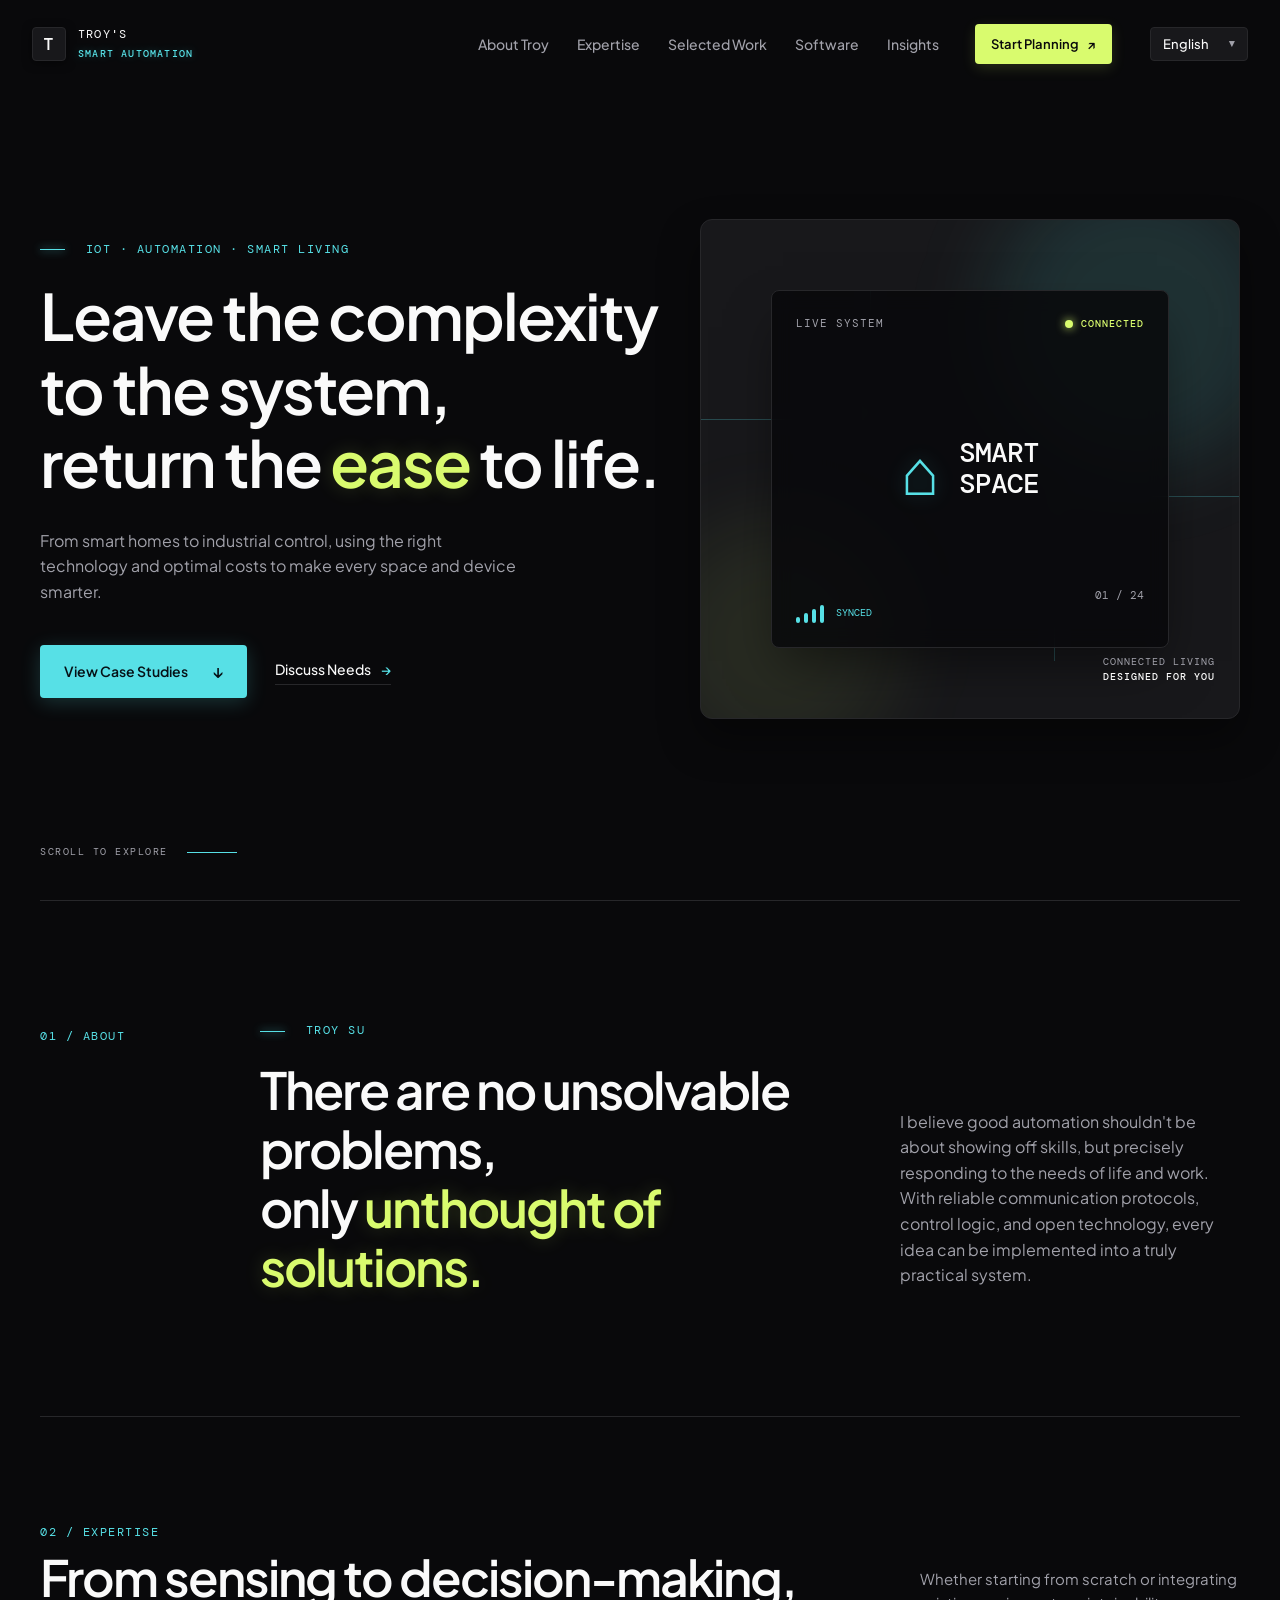
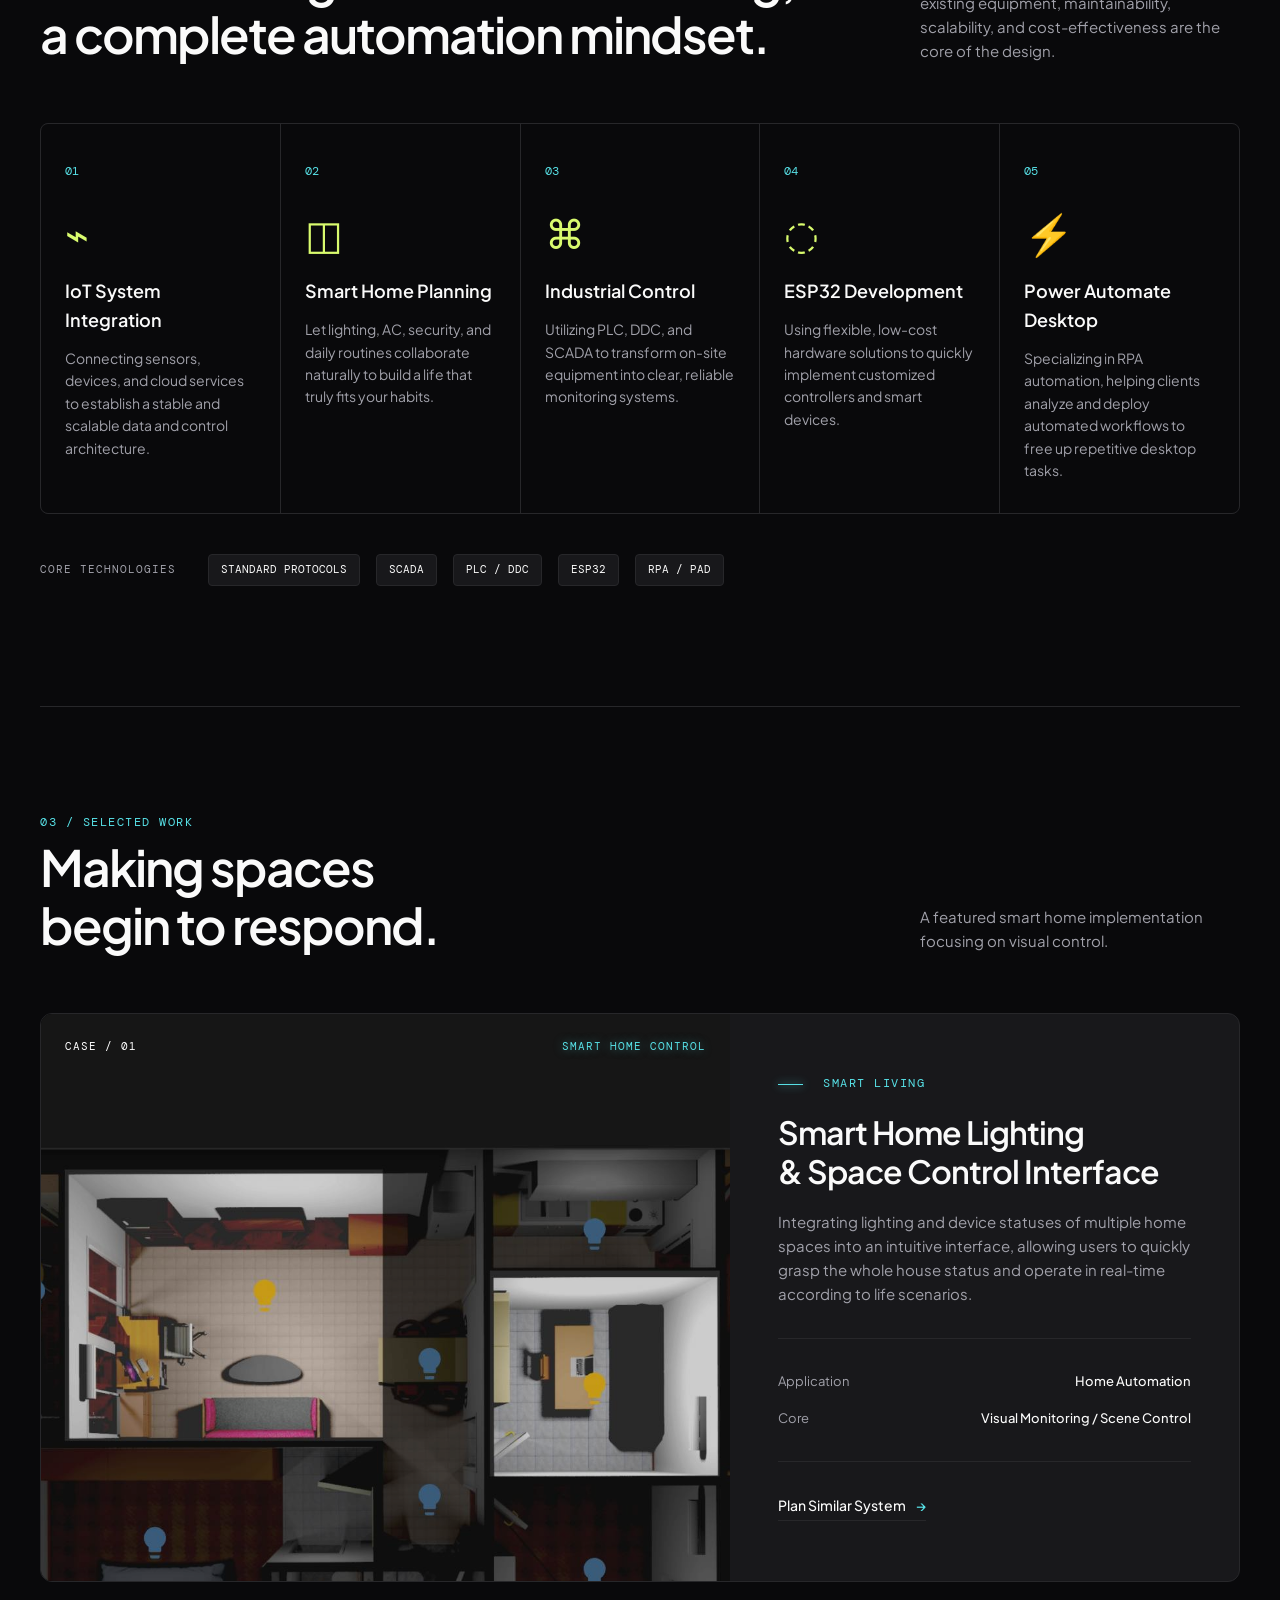
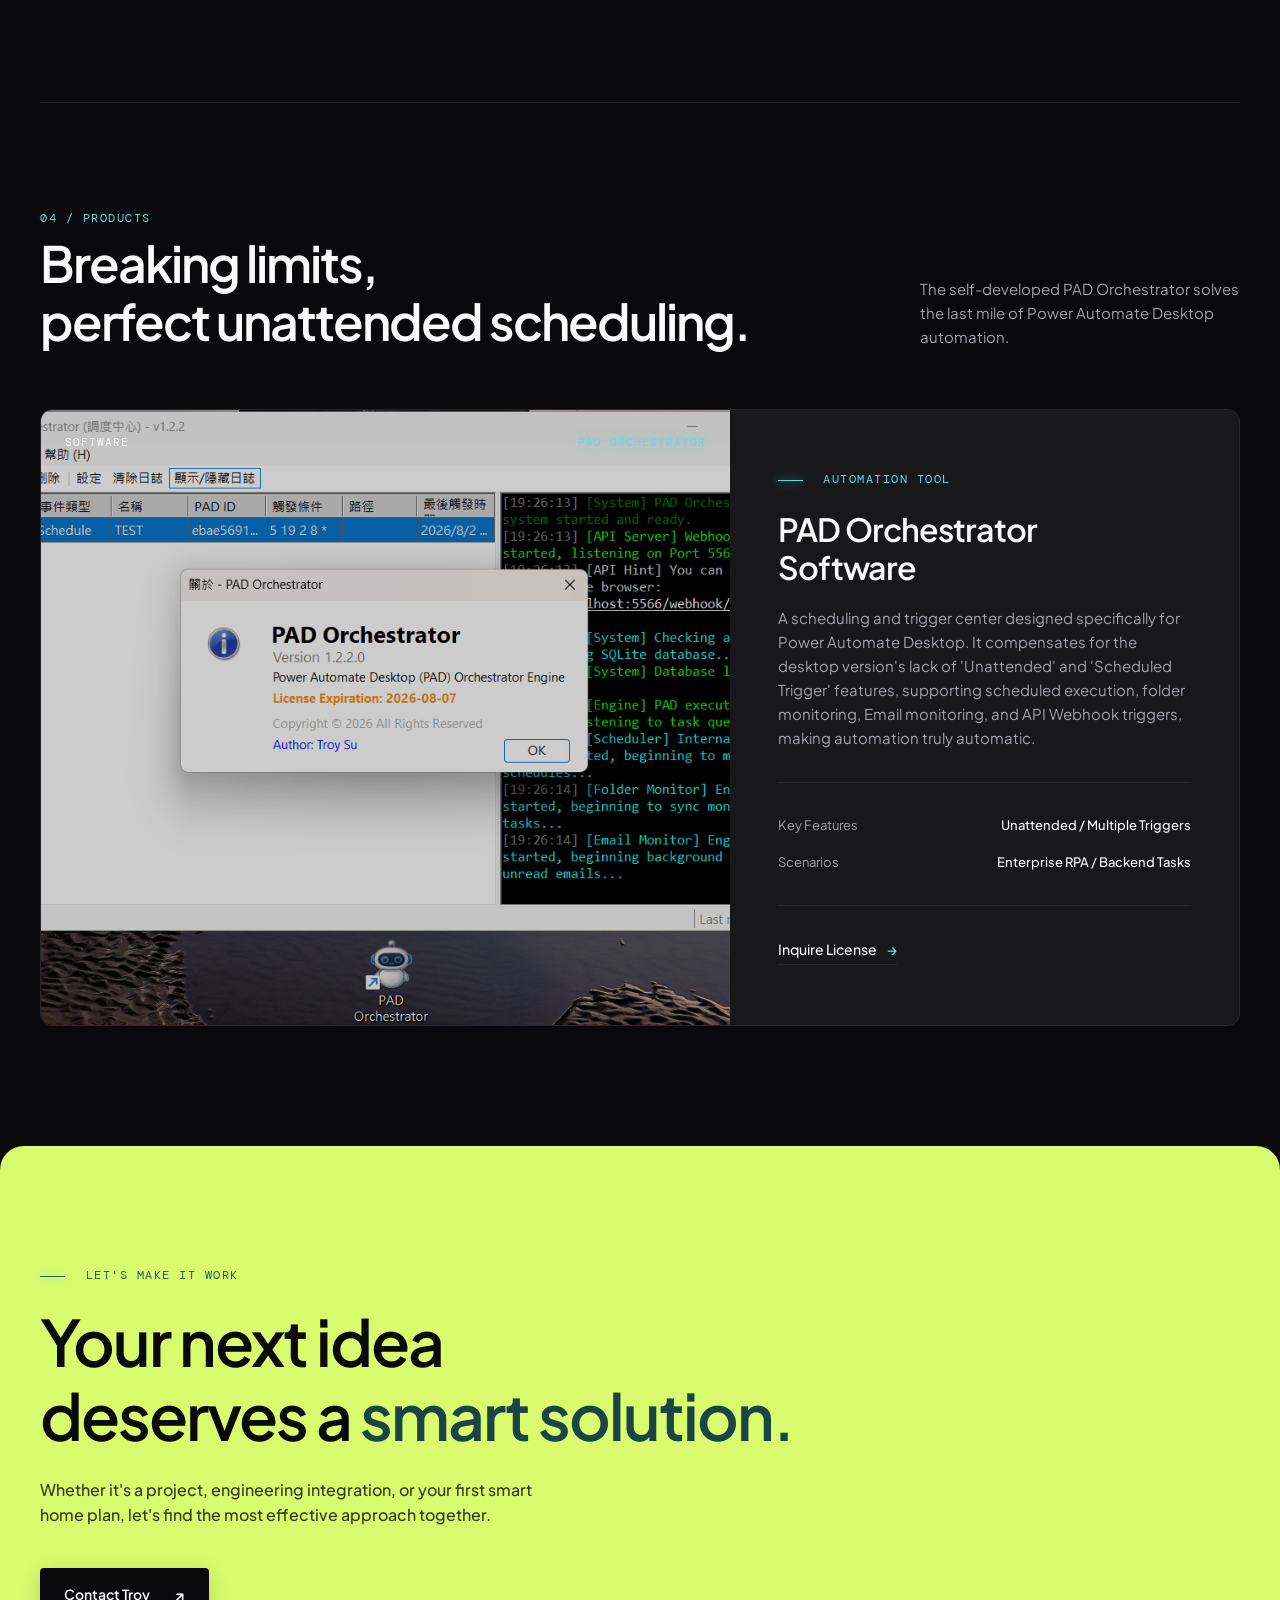
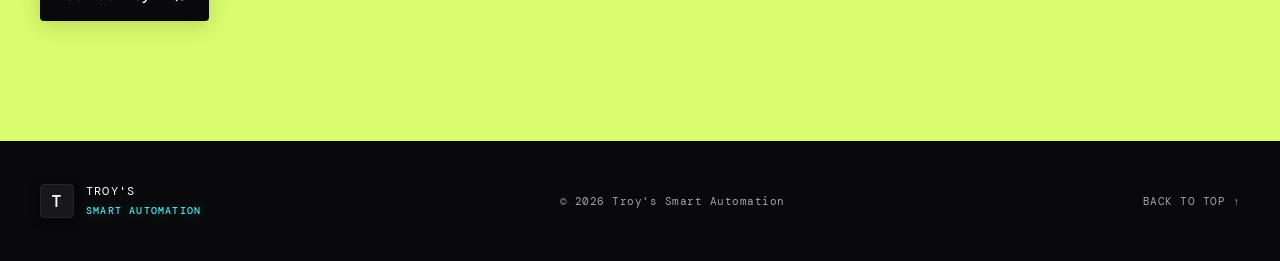
<file: index.html>
<!doctype html>
<html lang="en">
<head>
  <meta charset="utf-8" />
  <meta name="viewport" content="width=device-width, initial-scale=1" />
  
  <!-- Primary Meta Tags -->
  <title>Troy Su | Power Automate Desktop (PAD) & RPA 無人值守專家 | Troy's Smart Automation</title>
  <meta name="title" content="Troy Su | Power Automate Desktop (PAD) & RPA 無人值守專家 | Troy's Smart Automation" />
  <meta name="description" content="我是 Troy Su，專注於 Power Automate Desktop (PAD) 與 RPA 自動化。提供自行開發的 PAD Orchestrator，完美解決排程觸發與真正的無人值守 (Unattended) 需求。" />
  <meta name="keywords" content="PAD, Power Automate Desktop, RPA, 無人值守, Unattended, Automation, PAD Orchestrator, Scheduled Trigger, IoT, Smart Home, Troy Su" />
  <meta name="author" content="Troy Su" />
  <meta name="robots" content="index, follow, max-image-preview:large" />
  
  <link rel="canonical" href="https://troysuice.github.io/troy-smart-automation/" />

  <script type="application/ld+json">
  {
    "@context": "https://schema.org",
    "@type": "WebSite",
    "name": "Troy Su - Troy's Smart Automation",
    "url": "https://troysuice.github.io/troy-smart-automation/",
    "description": "我是 Troy Su，專注於 Power Automate Desktop (PAD) 與 RPA 自動化。提供自行開發的 PAD Orchestrator，完美解決排程觸發與真正的無人值守 (Unattended) 需求。",
    "author": {
      "@type": "Person",
      "name": "Troy Su"
    }
  }
  </script>

  <!-- Open Graph / Facebook -->
  <meta property="og:type" content="website" />
  <meta property="og:url" content="https://troysuice.github.io/troy-smart-automation/" />
  <meta property="og:title" content="Troy Su | Power Automate Desktop (PAD) & RPA 無人值守專家" />
  <meta property="og:description" content="我是 Troy Su，專注於 Power Automate Desktop (PAD) 與 RPA 自動化。提供自行開發的 PAD Orchestrator，完美解決排程觸發與真正的無人值守 (Unattended) 需求。" />
  <meta property="og:image" content="https://troysuice.github.io/troy-smart-automation/assets/pad-orchestrator.png" />

  <!-- Twitter -->
  <meta property="twitter:card" content="summary_large_image" />
  <meta property="twitter:url" content="https://troysuice.github.io/troy-smart-automation/" />
  <meta property="twitter:title" content="Troy Su | Power Automate Desktop (PAD) & RPA 無人值守專家" />
  <meta property="twitter:description" content="我是 Troy Su，專注於 Power Automate Desktop (PAD) 與 RPA 自動化。提供自行開發的 PAD Orchestrator，完美解決排程觸發與真正的無人值守 (Unattended) 需求。" />
  <meta property="twitter:image" content="https://troysuice.github.io/troy-smart-automation/assets/pad-orchestrator.png" />

  <!-- Structured Data (JSON-LD) -->
  <script type="application/ld+json">
  [
    {
      "@context": "https://schema.org",
      "@type": "ProfessionalService",
      "name": "Troy's Smart Automation",
      "image": "https://troysuice.github.io/troy-smart-automation/assets/smart-home-control.jpg",
      "@id": "",
      "url": "https://troysuice.github.io/troy-smart-automation/",
      "telephone": "",
      "description": "Troy's Smart Automation specializes in Power Automate Desktop (RPA), IoT, and Industrial Control solutions. Offering PAD Orchestrator for unattended automation.",
      "founder": {
        "@type": "Person",
        "name": "Troy Su"
      },
      "sameAs": []
    },
    {
      "@context": "https://schema.org",
      "@type": "SoftwareApplication",
      "name": "PAD Orchestrator",
      "operatingSystem": "Windows",
      "applicationCategory": "BusinessApplication",
      "description": "A scheduling and trigger center designed specifically for Power Automate Desktop. It compensates for the desktop version's lack of 'Unattended' (無人值守) and 'Scheduled Trigger' features.",
      "offers": {
        "@type": "Offer",
        "price": "0",
        "priceCurrency": "USD"
      }
    }
  ]
  </script>

  <link rel="preconnect" href="https://fonts.googleapis.com" />
  <link rel="preconnect" href="https://fonts.gstatic.com" crossorigin />
  <link href="https://fonts.googleapis.com/css2?family=DM+Mono:wght@400;500&family=Plus+Jakarta+Sans:ital,wght@0,400;0,500;0,600;0,700;1,400&family=Noto+Sans+TC:wght@400;500;600;700&family=Noto+Sans+JP:wght@400;500;700&family=Noto+Sans+KR:wght@400;500;700&family=Noto+Sans+SC:wght@400;500;700&display=swap" rel="stylesheet" />
  <link rel="stylesheet" href="styles.css?v=1.1" />
</head>
<body>
  <div class="noise" aria-hidden="true"></div>
  <header class="site-header">
    <a class="brand" href="#top" aria-label="Home">
      <span class="brand-mark">T</span>
      <span>TROY'S<br><b>SMART AUTOMATION</b></span>
    </a>
    <button class="menu-toggle" aria-controls="main-nav" aria-expanded="false">
      <span></span><span></span><span></span><i data-i18n="menu">Menu</i>
    </button>
    <nav id="main-nav" class="main-nav" aria-label="Main Navigation">
      <a href="#about" data-i18n="nav_about">About Troy</a>
      <a href="#expertise" data-i18n="nav_expertise">Expertise</a>
      <a href="#work" data-i18n="nav_work">Selected Work</a>
      <a href="#software" data-i18n="nav_software">Software</a>
      <a href="articles.html" data-i18n="nav_articles">Insights</a>
      <a class="nav-cta" href="#contact"><span data-i18n="nav_contact">Start Planning</span> <span>↗</span></a>
      <div class="lang-selector-wrapper">
        <select id="lang-select" class="lang-select" aria-label="Select Language">
          <option value="en">English</option>
          <option value="zh-TW">繁體中文</option>
          <option value="zh-CN">简体中文</option>
          <option value="ja">日本語</option>
          <option value="ko">한국어</option>
        </select>
      </div>
    </nav>
  </header>

  <main id="top">
    <section class="hero section-wrap">
      <div class="hero-copy">
        <p class="eyebrow"><span></span> IoT · Automation · Smart Living</p>
        <h1 data-i18n="hero_title" data-i18n-html>Leave the complexity to the system,<br>return the <strong>ease</strong> to life.</h1>
        <p class="intro" data-i18n="hero_intro">From smart homes to industrial control, using the right technology and optimal costs to make every space and device smarter.</p>
        <div class="hero-actions">
          <a class="button primary" href="#work"><span data-i18n="hero_btn_work">View Case Studies</span> <span>↓</span></a>
          <a class="text-link" href="#contact"><span data-i18n="hero_btn_contact">Discuss Needs</span> <span>→</span></a>
        </div>
      </div>
      <div class="hero-visual" aria-label="Smart Home Control Concept">
        <div class="orb orb-one"></div><div class="orb orb-two"></div>
        <div class="circuit-line line-one"></div><div class="circuit-line line-two"></div>
        <div class="control-card">
          <div class="card-top"><span>LIVE SYSTEM</span><i></i><em>CONNECTED</em></div>
          <div class="card-center"><div class="home-icon">⌂</div><strong>SMART<br>SPACE</strong><small>01 / 24</small></div>
          <div class="signal"><b></b><b></b><b></b><b></b><span>SYNCED</span></div>
        </div>
        <p class="visual-caption">CONNECTED LIVING<br><b>DESIGNED FOR YOU</b></p>
      </div>
      <div class="scroll-note"><span data-i18n="scroll_note">SCROLL TO EXPLORE</span> <span></span></div>
    </section>

    <section id="about" class="statement section-wrap">
      <p class="section-number">01 / ABOUT</p>
      <div>
        <p class="eyebrow"><span></span> Troy Su</p>
        <h2 data-i18n="about_title" data-i18n-html>There are no unsolvable problems,<br>only <strong>unthought of solutions.</strong></h2>
      </div>
      <p class="statement-copy" data-i18n="about_desc">I believe good automation shouldn't be about showing off skills, but precisely responding to the needs of life and work. With reliable communication protocols, control logic, and open technology, every idea can be implemented into a truly practical system.</p>
    </section>

    <section id="expertise" class="expertise section-wrap">
      <div class="section-head">
        <div>
          <p class="section-number">02 / EXPERTISE</p>
          <h2 data-i18n="exp_title" data-i18n-html>From sensing to decision-making,<br>a complete automation mindset.</h2>
        </div>
        <p data-i18n="exp_desc">Whether starting from scratch or integrating existing equipment, maintainability, scalability, and cost-effectiveness are the core of the design.</p>
      </div>
      <div class="service-grid">
        <article>
          <span>01</span>
          <div class="service-icon">⌁</div>
          <h3 data-i18n="exp_1_title">IoT System Integration</h3>
          <p data-i18n="exp_1_desc">Connecting sensors, devices, and cloud services to establish a stable and scalable data and control architecture.</p>
        </article>
        <article>
          <span>02</span>
          <div class="service-icon">◫</div>
          <h3 data-i18n="exp_2_title">Smart Home Planning</h3>
          <p data-i18n="exp_2_desc">Let lighting, AC, security, and daily routines collaborate naturally to build a life that truly fits your habits.</p>
        </article>
        <article>
          <span>03</span>
          <div class="service-icon">⌘</div>
          <h3 data-i18n="exp_3_title">Industrial Control</h3>
          <p data-i18n="exp_3_desc">Utilizing PLC, DDC, and SCADA to transform on-site equipment into clear, reliable monitoring systems.</p>
        </article>
        <article>
          <span>04</span>
          <div class="service-icon">◌</div>
          <h3 data-i18n="exp_4_title">ESP32 Development</h3>
          <p data-i18n="exp_4_desc">Using flexible, low-cost hardware solutions to quickly implement customized controllers and smart devices.</p>
        </article>
        <article>
          <span>05</span>
          <div class="service-icon">⚡</div>
          <h3 data-i18n="exp_5_title">Power Automate Desktop</h3>
          <p data-i18n="exp_5_desc">Specializing in RPA automation, helping clients analyze and deploy automated workflows to free up repetitive desktop tasks.</p>
        </article>
      </div>
      <div class="protocols">
        <p>CORE TECHNOLOGIES</p>
        <span>STANDARD PROTOCOLS</span><span>SCADA</span><span>PLC / DDC</span><span>ESP32</span><span>RPA / PAD</span>
      </div>
    </section>

    <section id="work" class="work section-wrap">
      <div class="section-head">
        <div>
          <p class="section-number">03 / SELECTED WORK</p>
          <h2 data-i18n="work_title" data-i18n-html>Making spaces<br>begin to respond.</h2>
        </div>
        <p data-i18n="work_desc">A featured smart home implementation focusing on visual control.</p>
      </div>
      <article class="project-card">
        <div class="project-image">
          <img src="assets/smart-home-control.jpg" alt="Smart Home Control Interface" />
          <div class="image-overlay"><span>CASE / 01</span><i>SMART HOME CONTROL</i></div>
        </div>
        <div class="project-info">
          <p class="eyebrow"><span></span> Smart Living</p>
          <h3 data-i18n="work_1_title" data-i18n-html>Smart Home Lighting<br>& Space Control Interface</h3>
          <p data-i18n="work_1_desc">Integrating lighting and device statuses of multiple home spaces into an intuitive interface, allowing users to quickly grasp the whole house status and operate in real-time according to life scenarios.</p>
          <dl>
            <div>
              <dt data-i18n="app_label">Application</dt>
              <dd data-i18n="app_val">Home Automation</dd>
            </div>
            <div>
              <dt data-i18n="core_label">Core</dt>
              <dd data-i18n="core_val">Visual Monitoring / Scene Control</dd>
            </div>
          </dl>
          <a class="text-link" href="#contact"><span data-i18n="work_1_link">Plan Similar System</span> <span>→</span></a>
        </div>
      </article>
    </section>

    <section id="software" class="work section-wrap">
      <div class="section-head">
        <div>
          <p class="section-number">04 / PRODUCTS</p>
          <h2 data-i18n="soft_title" data-i18n-html>Breaking limits,<br>perfect unattended scheduling.</h2>
        </div>
        <p data-i18n="soft_desc">The self-developed PAD Orchestrator solves the last mile of Power Automate Desktop automation.</p>
      </div>
      <article class="project-card">
        <div class="project-image">
          <img src="assets/pad-orchestrator.png" alt="PAD Orchestrator Interface" />
          <div class="image-overlay"><span>SOFTWARE</span><i>PAD ORCHESTRATOR</i></div>
        </div>
        <div class="project-info">
          <p class="eyebrow"><span></span> Automation Tool</p>
          <h3 data-i18n="soft_1_title" data-i18n-html>PAD Orchestrator<br>Software</h3>
          <p data-i18n="soft_1_desc">A scheduling and trigger center designed specifically for Power Automate Desktop. It compensates for the desktop version's lack of "Unattended" and "Scheduled Trigger" features, supporting scheduled execution, folder monitoring, Email monitoring, and API Webhook triggers, making automation truly automatic.</p>
          <dl>
            <div>
              <dt data-i18n="feat_label">Key Features</dt>
              <dd data-i18n="feat_val">Unattended / Multiple Triggers</dd>
            </div>
            <div>
              <dt data-i18n="scene_label">Scenarios</dt>
              <dd data-i18n="scene_val">Enterprise RPA / Backend Tasks</dd>
            </div>
          </dl>
          <a class="text-link" href="#contact"><span data-i18n="soft_1_link">Inquire License</span> <span>→</span></a>
        </div>
      </article>
    </section>
    <section id="contact" class="contact">
      <div class="section-wrap contact-inner">
        <p class="eyebrow"><span></span> LET'S MAKE IT WORK</p>
        <h2 data-i18n="contact_title" data-i18n-html>Your next idea<br>deserves a <strong>smart solution.</strong></h2>
        <p data-i18n="contact_desc">Whether it's a project, engineering integration, or your first smart home plan, let's find the most effective approach together.</p>
        <a class="button light" href="mailto:troysu@gmail.com"><span data-i18n="contact_btn">Contact Troy</span> <span>↗</span></a>
      </div>
    </section>
  </main>
  <footer class="site-footer section-wrap">
    <a class="brand" href="#top">
      <span class="brand-mark">T</span>
      <span>TROY'S<br><b>SMART AUTOMATION</b></span>
    </a>
    <p>© 2026 Troy's Smart Automation</p>
    <a href="#top" data-i18n="back_to_top">BACK TO TOP ↑</a>
  </footer>
  <script src="script.js?v=1.1"></script>
</body>
</html>
</file>
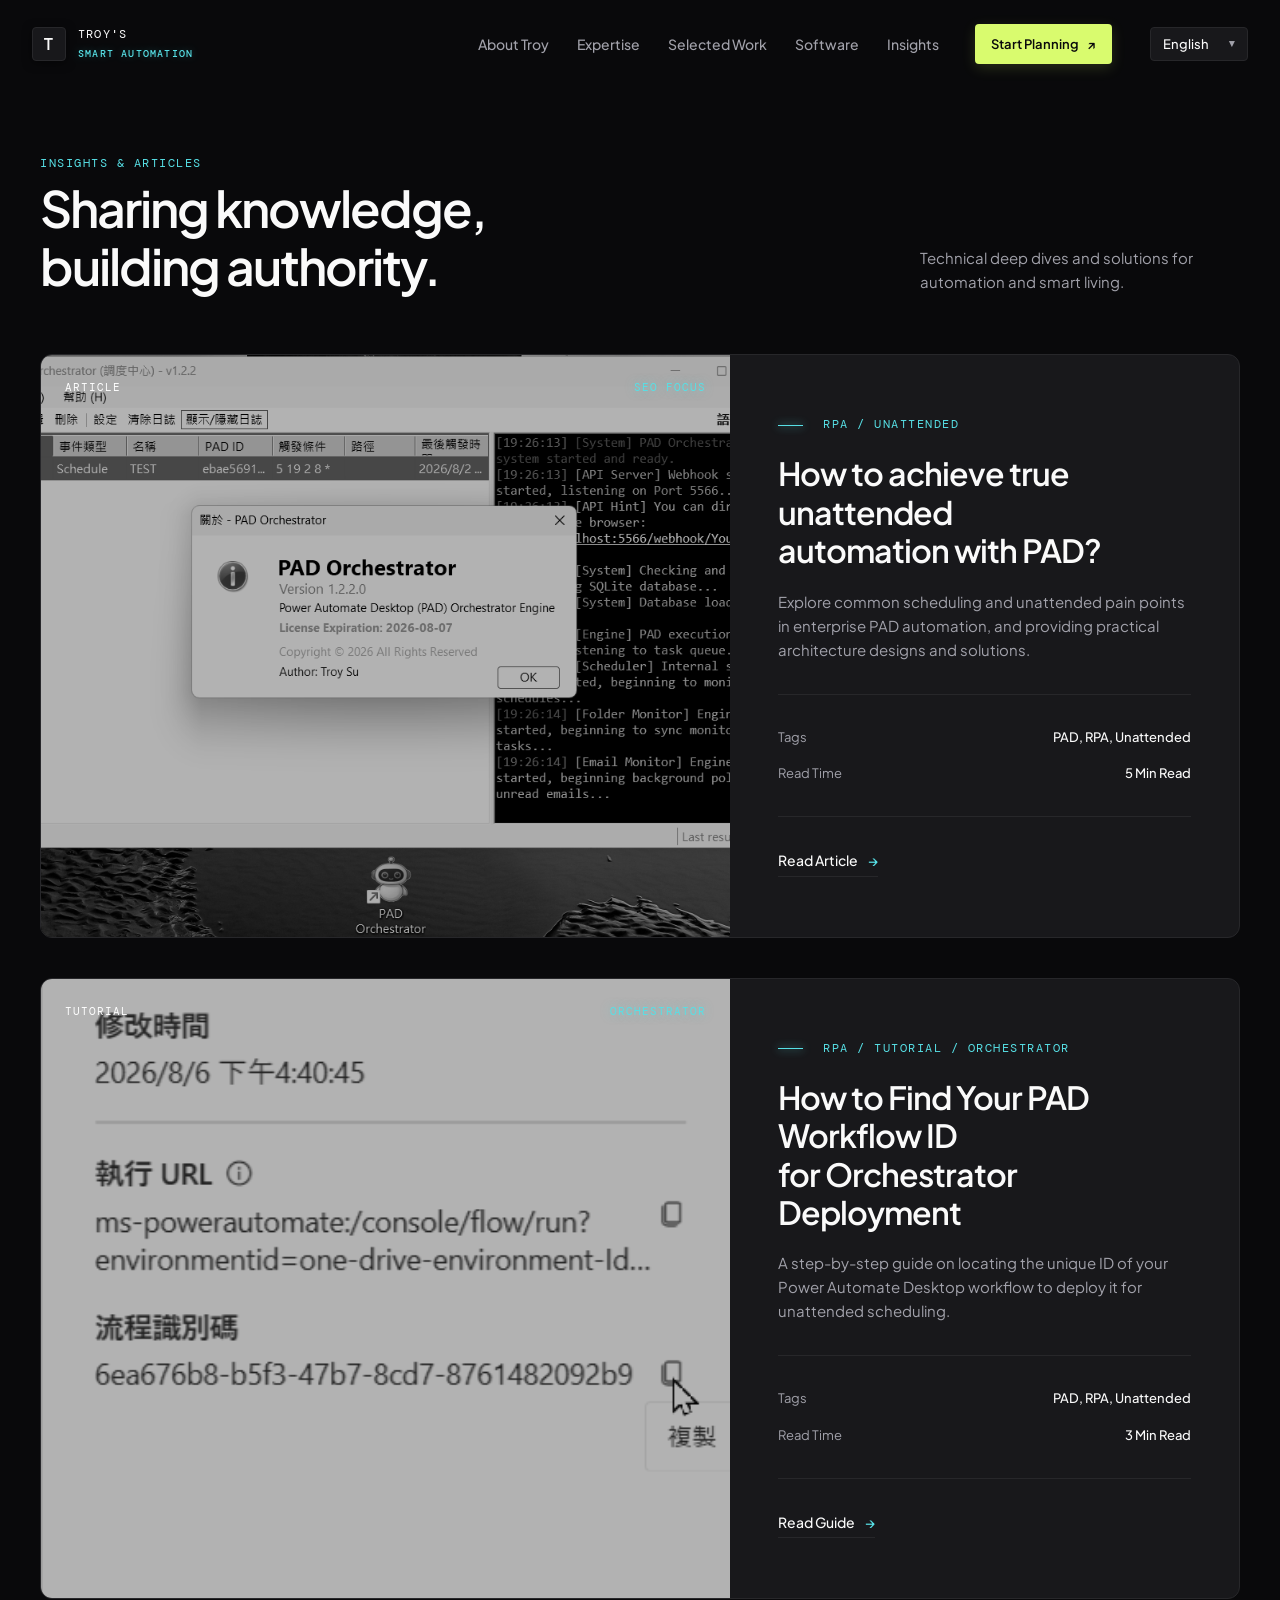
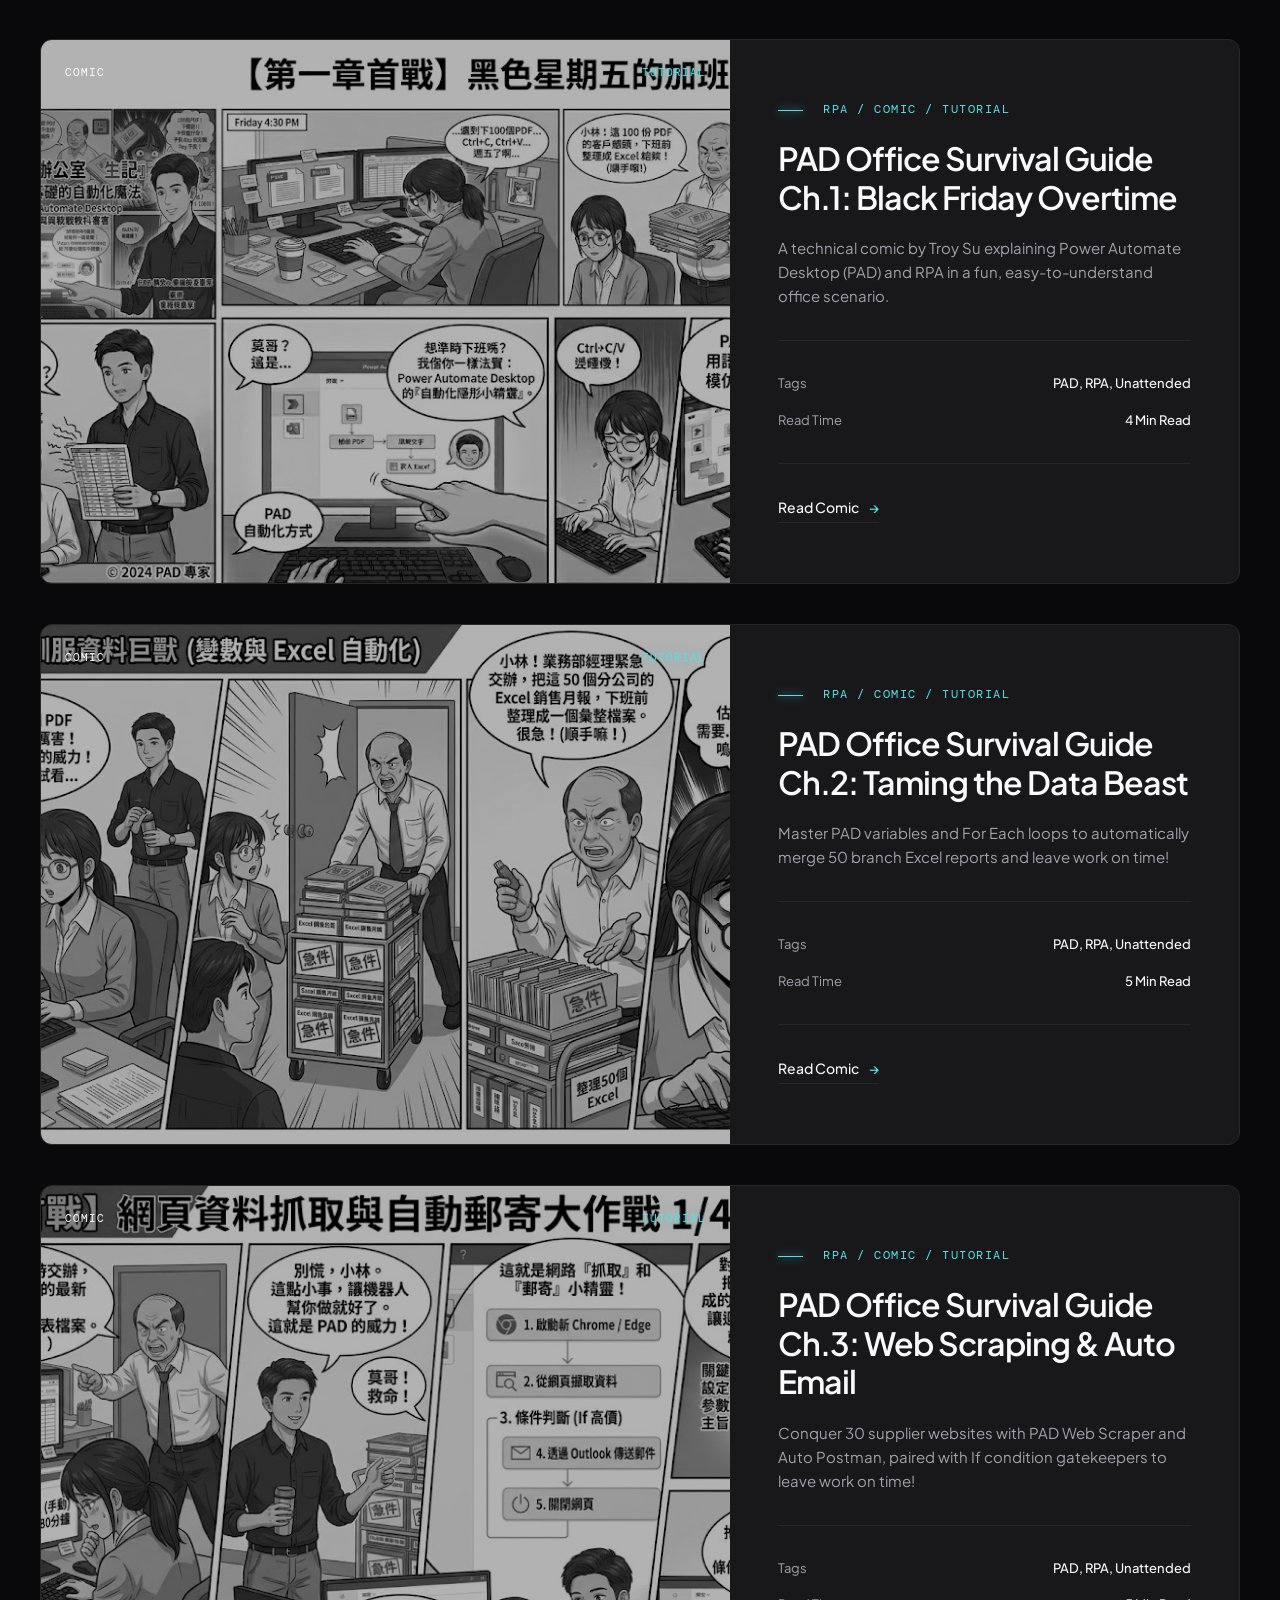
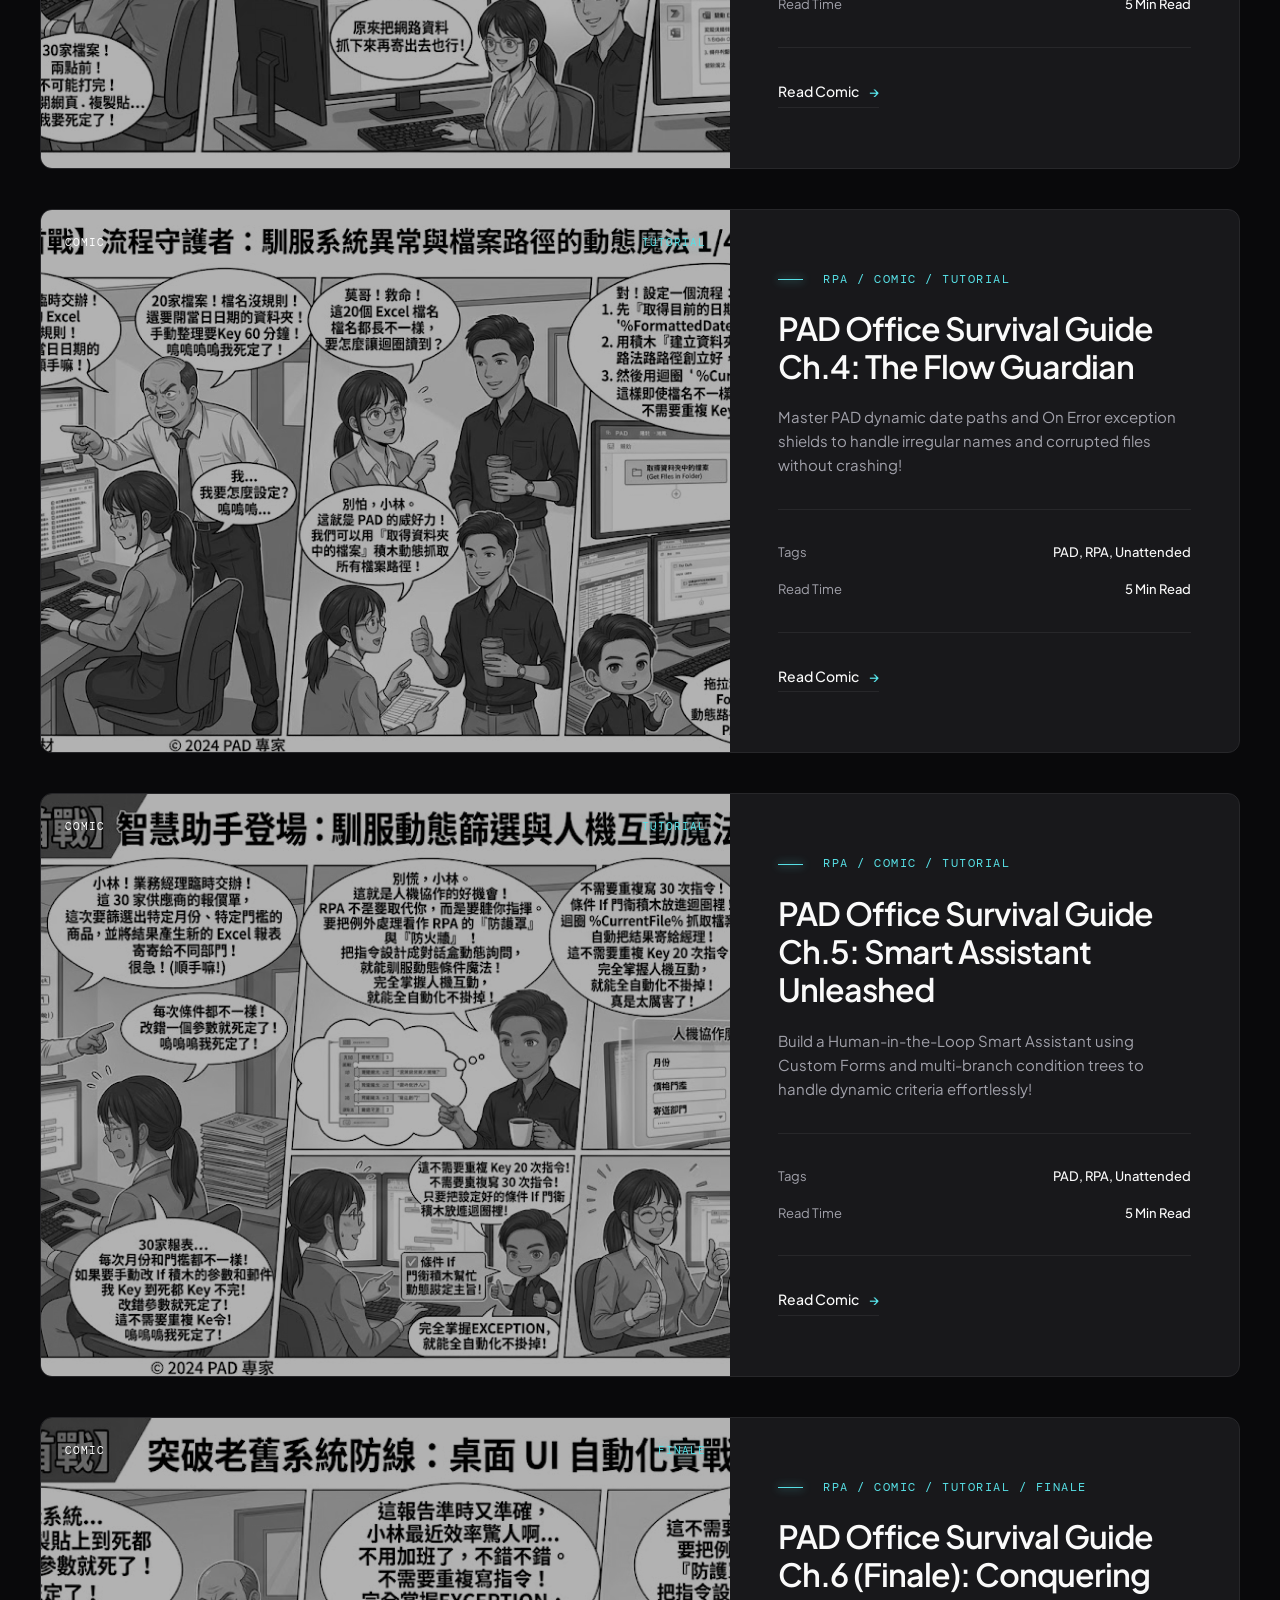
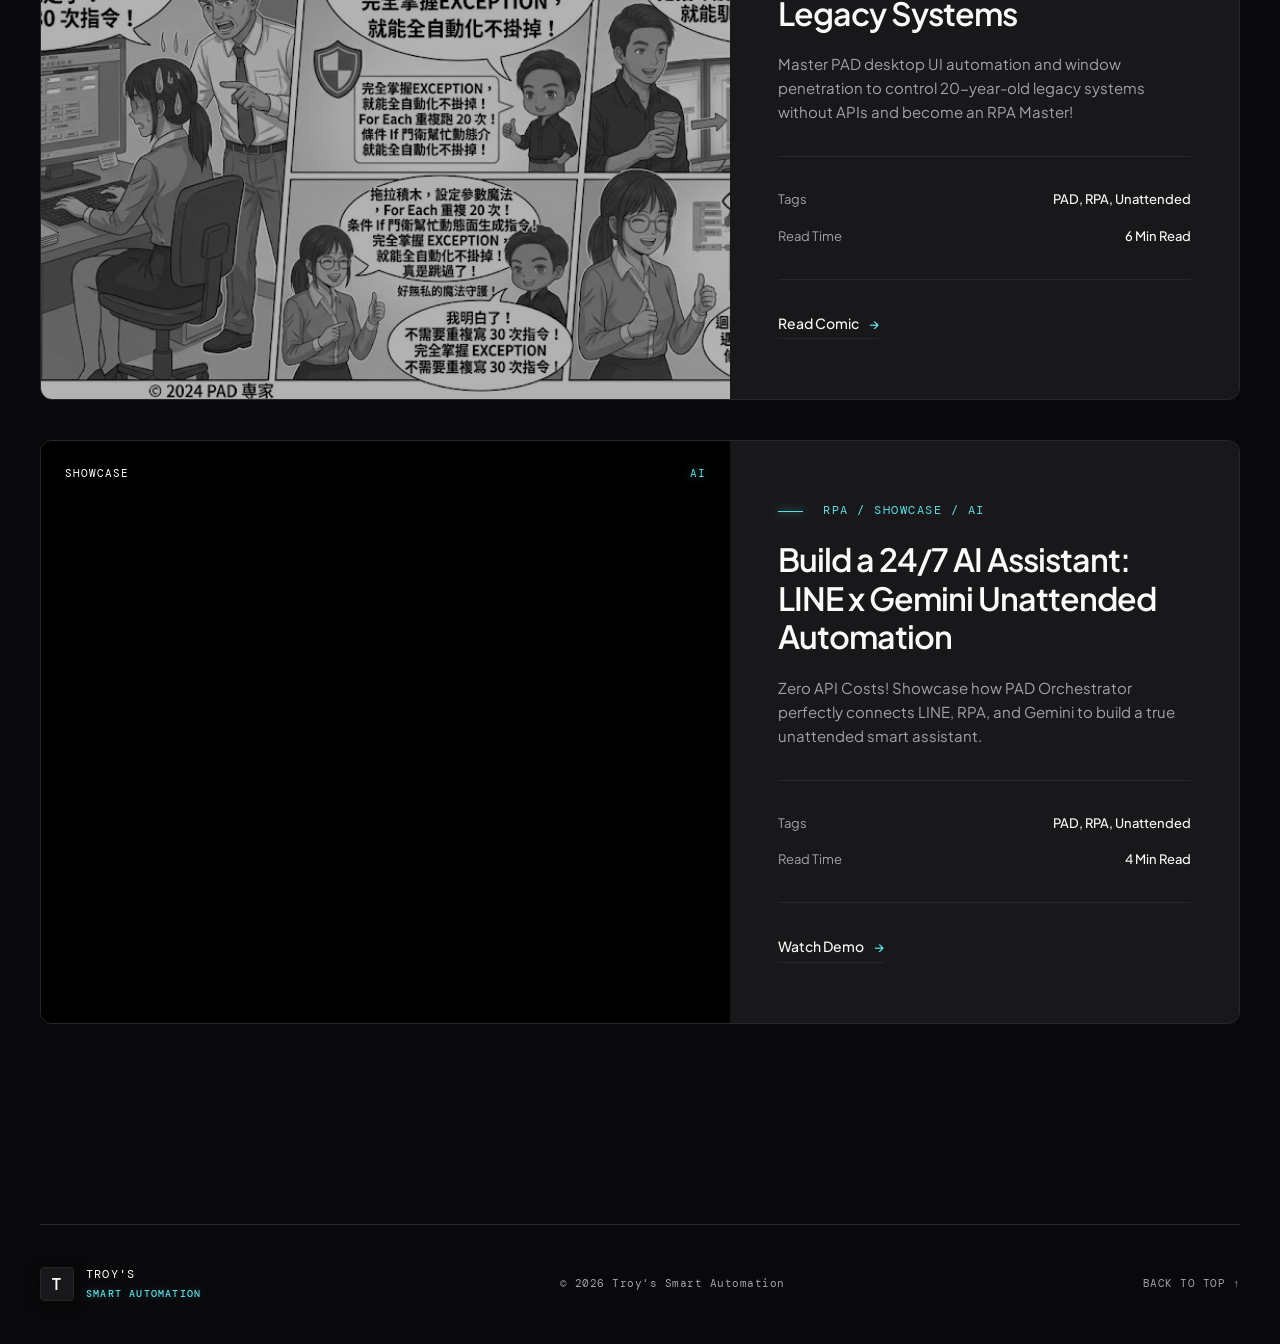
<file: articles.html>
<!doctype html>
<html lang="en">
<head>
  <meta charset="utf-8" />
  <meta name="viewport" content="width=device-width, initial-scale=1" />
  
  <title>技術文章與洞察 - Troy Su | Power Automate Desktop (PAD) & RPA 教學 | Troy's Smart Automation</title>
  <meta name="title" content="技術文章與洞察 - Troy Su | Power Automate Desktop (PAD) & RPA 教學 | Troy's Smart Automation" />
  <meta name="description" content="Troy Su 分享關於 Power Automate Desktop (PAD), RPA, 無人值守與智慧家庭的技術文章與實務教學。" />
  
  <link rel="canonical" href="https://troysuice.github.io/troy-smart-automation/articles.html" />

  <script type="application/ld+json">
  {
    "@context": "https://schema.org",
    "@type": "Blog",
    "name": "Troy Su 技術文章與洞察 | Troy's Smart Automation",
    "url": "https://troysuice.github.io/troy-smart-automation/articles.html",
    "description": "Troy Su 分享關於 Power Automate Desktop (PAD), RPA, 無人值守與智慧家庭的技術文章與實務教學。",
    "publisher": {
      "@type": "Organization",
      "name": "Troy's Smart Automation"
    }
  }
  </script>

  <link rel="preconnect" href="https://fonts.googleapis.com" />
  <link rel="preconnect" href="https://fonts.gstatic.com" crossorigin />
  <link href="https://fonts.googleapis.com/css2?family=DM+Mono:wght@400;500&family=Plus+Jakarta+Sans:ital,wght@0,400;0,500;0,600;0,700;1,400&family=Noto+Sans+TC:wght@400;500;600;700&family=Noto+Sans+JP:wght@400;500;700&family=Noto+Sans+KR:wght@400;500;700&family=Noto+Sans+SC:wght@400;500;700&display=swap" rel="stylesheet" />
  <link rel="stylesheet" href="styles.css?v=1.1" />
</head>
<body>
  <div class="noise" aria-hidden="true"></div>
  <header class="site-header">
    <a class="brand" href="index.html" aria-label="Home">
      <span class="brand-mark">T</span>
      <span>TROY'S<br><b>SMART AUTOMATION</b></span>
    </a>
    <button class="menu-toggle" aria-controls="main-nav" aria-expanded="false">
      <span></span><span></span><span></span><i data-i18n="menu">Menu</i>
    </button>
    <nav id="main-nav" class="main-nav" aria-label="Main Navigation">
      <a href="index.html#about" data-i18n="nav_about">About Troy</a>
      <a href="index.html#expertise" data-i18n="nav_expertise">Expertise</a>
      <a href="index.html#work" data-i18n="nav_work">Selected Work</a>
      <a href="index.html#software" data-i18n="nav_software">Software</a>
      <a href="articles.html" data-i18n="nav_articles">Insights</a>
      <a class="nav-cta" href="index.html#contact"><span data-i18n="nav_contact">Start Planning</span> <span>↗</span></a>
      <div class="lang-selector-wrapper">
        <select id="lang-select" class="lang-select" aria-label="Select Language">
          <option value="en">English</option>
          <option value="zh-TW">繁體中文</option>
          <option value="zh-CN">简体中文</option>
          <option value="ja">日本語</option>
          <option value="ko">한국어</option>
        </select>
      </div>
    </nav>
  </header>

  <main id="top">
    <section class="work section-wrap" style="padding-top: 60px; border-top: none;">
      <div class="section-head">
        <div>
          <p class="section-number">INSIGHTS & ARTICLES</p>
          <h2 data-i18n="articles_title" data-i18n-html>Sharing knowledge,<br>building authority.</h2>
        </div>
        <p data-i18n="articles_desc">Technical deep dives and solutions for automation and smart living.</p>
      </div>
      
      <div class="articles-grid" style="display: grid; grid-template-columns: 1fr; gap: 40px;">
        <article class="project-card">
          <div class="project-image">
            <img src="assets/pad-orchestrator.png" alt="PAD Automation Article" style="filter: grayscale(1) brightness(0.7);" />
            <div class="image-overlay"><span>ARTICLE</span><i>SEO FOCUS</i></div>
          </div>
          <div class="project-info">
            <p class="eyebrow"><span></span> RPA / Unattended</p>
            <h3 data-i18n="art_1_title" data-i18n-html>如何用 Power Automate Desktop<br>做到真正的無人值守？</h3>
            <p data-i18n="art_1_desc">探討 PAD 在企業自動化中常見的排程與無人值守痛點，並提供實務上的架構設計與解決方案，讓 RPA 真正發揮 24/7 自動運作的價值。</p>
            <dl>
              <div>
                <dt data-i18n="art_tag_label">Tags</dt>
                <dd data-i18n="art_tag_val">PAD, RPA, 無人值守</dd>
              </div>
              <div>
                <dt data-i18n="art_read_label">Read Time</dt>
                <dd data-i18n="art_read_val">5 Min Read</dd>
              </div>
            </dl>
            <a class="text-link" href="pad-unattended-guide.html"><span data-i18n="art_1_link">Read Article</span> <span>→</span></a>
          </div>
        </article>

        <article class="project-card">
          <div class="project-image">
            <img src="assets/pad-id-step2.png?v=1.2" alt="PAD ID Guide" style="filter: grayscale(1) brightness(0.7);" />
            <div class="image-overlay"><span>TUTORIAL</span><i>ORCHESTRATOR</i></div>
          </div>
          <div class="project-info">
            <p class="eyebrow"><span></span> RPA / Tutorial / Orchestrator</p>
            <h3 data-i18n="art_2_title" data-i18n-html>如何尋找 PAD 工作流程 ID<br>以供 Orchestrator 部署</h3>
            <p data-i18n="art_2_desc">逐步圖文教學，教你如何找出 Power Automate Desktop 腳本的專屬 ID，讓 PAD Orchestrator 能夠精準呼叫與無人值守執行。</p>
            <dl>
              <div>
                <dt data-i18n="art_tag_label">Tags</dt>
                <dd data-i18n="art_tag_val">PAD, RPA, 無人值守</dd>
              </div>
              <div>
                <dt data-i18n="art_read_label">Read Time</dt>
                <dd data-i18n="art_2_read_val">3 Min Read</dd>
              </div>
            </dl>
            <a class="text-link" href="find-pad-id-guide.html"><span data-i18n="art_2_link">Read Article</span> <span>→</span></a>
          </div>
        </article>

        <article class="project-card">
          <div class="project-image">
            <img src="assets/comic-1-1.png" alt="PAD Office Survival Guide" style="filter: grayscale(1) brightness(0.7);" />
            <div class="image-overlay"><span>COMIC</span><i>TUTORIAL</i></div>
          </div>
          <div class="project-info">
            <p class="eyebrow"><span></span> RPA / Comic / Tutorial</p>
            <h3 data-i18n="art_3_title" data-i18n-html>《PAD 辦公室生存記》第一章：黑色星期五的加班危機</h3>
            <p data-i18n="art_3_desc">透過生動的技術漫畫，由 Troy Su 帶你輕鬆認識 Power Automate Desktop (PAD) 與 RPA，解決辦公室無盡複製貼上的加班危機。</p>
            <dl>
              <div>
                <dt data-i18n="art_tag_label">Tags</dt>
                <dd data-i18n="art_tag_val">PAD, RPA, 無人值守</dd>
              </div>
              <div>
                <dt data-i18n="art_read_label">Read Time</dt>
                <dd data-i18n="art_3_read_val">4 Min Read</dd>
              </div>
            </dl>
            <a class="text-link" href="pad-office-survival-guide.html"><span data-i18n="art_3_link">Read Comic</span> <span>→</span></a>
          </div>
        </article>

        <article class="project-card">
          <div class="project-image">
            <img src="assets/comic-2-1.jpg" alt="PAD Office Survival Guide Chapter 2" style="filter: grayscale(1) brightness(0.7);" />
            <div class="image-overlay"><span>COMIC</span><i>TUTORIAL</i></div>
          </div>
          <div class="project-info">
            <p class="eyebrow"><span></span> RPA / Comic / Tutorial</p>
            <h3 data-i18n="art_5_title" data-i18n-html>《PAD 辦公室生存記》第二章：馴服資料巨獸</h3>
            <p data-i18n="art_5_desc">學會 PAD 兩大核心法寶「變數收納盒」與「For Each 迴圈」，自動合併 50 份分公司 Excel 報表，準時下班！</p>
            <dl>
              <div>
                <dt data-i18n="art_tag_label">Tags</dt>
                <dd data-i18n="art_tag_val">PAD, RPA, Excel, 迴圈</dd>
              </div>
              <div>
                <dt data-i18n="art_read_label">Read Time</dt>
                <dd data-i18n="art_5_read_val">5 Min Read</dd>
              </div>
            </dl>
            <a class="text-link" href="pad-office-survival-guide-ch2.html"><span data-i18n="art_5_link">Read Comic</span> <span>→</span></a>
          </div>
        </article>

        <article class="project-card">
          <div class="project-image">
            <img src="assets/comic-3-1.jpg" alt="PAD Office Survival Guide Chapter 3" style="filter: grayscale(1) brightness(0.7);" />
            <div class="image-overlay"><span>COMIC</span><i>TUTORIAL</i></div>
          </div>
          <div class="project-info">
            <p class="eyebrow"><span></span> RPA / Comic / Tutorial</p>
            <h3 data-i18n="art_6_title" data-i18n-html>《PAD 辦公室生存記》第三章：網頁資料抓取與自動郵寄大作戰</h3>
            <p data-i18n="art_6_desc">掌握 PAD「網頁小精靈」與「自動郵差」，學會網頁表格擷取、If 條件門衛與 Outlook 自動發信，準時下班！</p>
            <dl>
              <div>
                <dt data-i18n="art_tag_label">Tags</dt>
                <dd data-i18n="art_tag_val">PAD, RPA, 網頁爬蟲, Outlook</dd>
              </div>
              <div>
                <dt data-i18n="art_read_label">Read Time</dt>
                <dd data-i18n="art_6_read_val">5 Min Read</dd>
              </div>
            </dl>
            <a class="text-link" href="pad-office-survival-guide-ch3.html"><span data-i18n="art_6_link">Read Comic</span> <span>→</span></a>
          </div>
        </article>

        <article class="project-card">
          <div class="project-image">
            <img src="assets/comic-4-1.jpg" alt="PAD Office Survival Guide Chapter 4" style="filter: grayscale(1) brightness(0.7);" />
            <div class="image-overlay"><span>COMIC</span><i>TUTORIAL</i></div>
          </div>
          <div class="project-info">
            <p class="eyebrow"><span></span> RPA / Comic / Tutorial</p>
            <h3 data-i18n="art_7_title" data-i18n-html>《PAD 辦公室生存記》第四章：流程守護者</h3>
            <p data-i18n="art_7_desc">掌握 PAD 動態日期路徑魔法與 On Error 例外處理防護罩，馴服檔名混亂與損毀壞檔，打造堅不可摧的自動化流程！</p>
            <dl>
              <div>
                <dt data-i18n="art_tag_label">Tags</dt>
                <dd data-i18n="art_tag_val">PAD, RPA, 例外處理, 動態路徑</dd>
              </div>
              <div>
                <dt data-i18n="art_read_label">Read Time</dt>
                <dd data-i18n="art_7_read_val">5 Min Read</dd>
              </div>
            </dl>
            <a class="text-link" href="pad-office-survival-guide-ch4.html"><span data-i18n="art_7_link">Read Comic</span> <span>→</span></a>
          </div>
        </article>

        <article class="project-card">
          <div class="project-image">
            <img src="assets/comic-5-1.jpg" alt="PAD Office Survival Guide Chapter 5" style="filter: grayscale(1) brightness(0.7);" />
            <div class="image-overlay"><span>COMIC</span><i>TUTORIAL</i></div>
          </div>
          <div class="project-info">
            <p class="eyebrow"><span></span> RPA / Comic / Tutorial</p>
            <h3 data-i18n="art_8_title" data-i18n-html>《PAD 辦公室生存記》第五章：智慧助手登場</h3>
            <p data-i18n="art_8_desc">掌握 PAD 自訂表單人機互動對話盒與多重條件決策，靈活應對動態篩選與分發需求，打造聽你指揮的智慧助理！</p>
            <dl>
              <div>
                <dt data-i18n="art_tag_label">Tags</dt>
                <dd data-i18n="art_tag_val">PAD, RPA, 人機協作, 自訂表單</dd>
              </div>
              <div>
                <dt data-i18n="art_read_label">Read Time</dt>
                <dd data-i18n="art_8_read_val">5 Min Read</dd>
              </div>
            </dl>
            <a class="text-link" href="pad-office-survival-guide-ch5.html"><span data-i18n="art_8_link">Read Comic</span> <span>→</span></a>
          </div>
        </article>

        <article class="project-card">
          <div class="project-image">
            <img src="assets/comic-6-1.jpg" alt="PAD Office Survival Guide Chapter 6 Finale" style="filter: grayscale(1) brightness(0.7);" />
            <div class="image-overlay"><span>COMIC</span><i>FINALE</i></div>
          </div>
          <div class="project-info">
            <p class="eyebrow"><span></span> RPA / Comic / Tutorial / Finale</p>
            <h3 data-i18n="art_9_title" data-i18n-html>《PAD 辦公室生存記》第六章（完結篇）：突破老舊系統防線</h3>
            <p data-i18n="art_9_desc">掌握 PAD 桌面 UI 自動化與視窗穿透魔法，無 API 也能操控 20 年前古董系統，全流程大串接邁向自動化大師！</p>
            <dl>
              <div>
                <dt data-i18n="art_tag_label">Tags</dt>
                <dd data-i18n="art_tag_val">PAD, RPA, UI 自動化, 完結篇</dd>
              </div>
              <div>
                <dt data-i18n="art_read_label">Read Time</dt>
                <dd data-i18n="art_9_read_val">6 Min Read</dd>
              </div>
            </dl>
            <a class="text-link" href="pad-office-survival-guide-ch6.html"><span data-i18n="art_9_link">Read Comic</span> <span>→</span></a>
          </div>
        </article>

        <article class="project-card">
          <div class="project-image">
            <video autoplay loop muted playsinline style="width: 100%; height: 100%; object-fit: cover; filter: grayscale(1) brightness(0.7);">
              <source src="assets/LINE_GEMINI_DEMO.mp4" type="video/mp4">
            </video>
            <div class="image-overlay"><span>SHOWCASE</span><i>AI</i></div>
          </div>
          <div class="project-info">
            <p class="eyebrow"><span></span> RPA / Showcase / AI</p>
            <h3 data-i18n="art_4_title" data-i18n-html>打造專屬 AI 助理：LINE x Gemini 無人值守自動化展示</h3>
            <p data-i18n="art_4_desc">零 API 成本！展示如何透過 PAD Orchestrator 完美串接 LINE、RPA 與 Gemini，打造真正的無人值守智能助理。</p>
            <dl>
              <div>
                <dt data-i18n="art_tag_label">Tags</dt>
                <dd data-i18n="art_tag_val">PAD, RPA, Gemini, LINE 機器人</dd>
              </div>
              <div>
                <dt data-i18n="art_read_label">Read Time</dt>
                <dd data-i18n="art_4_read_val">4 Min Read</dd>
              </div>
            </dl>
            <a class="text-link" href="line-gemini-demo.html"><span data-i18n="art_4_link">Watch Demo</span> <span>→</span></a>
          </div>
        </article>
      </div>
    </section>
  </main>

  <footer class="site-footer section-wrap" style="border-top: 1px solid var(--line); margin-top: 80px;">
    <a class="brand" href="index.html">
      <span class="brand-mark">T</span>
      <span>TROY'S<br><b>SMART AUTOMATION</b></span>
    </a>
    <p>© 2026 Troy's Smart Automation</p>
    <a href="#top" data-i18n="back_to_top">BACK TO TOP ↑</a>
  </footer>
  
  <script src="script.js?v=1.2"></script>
</body>
</html>
</file>
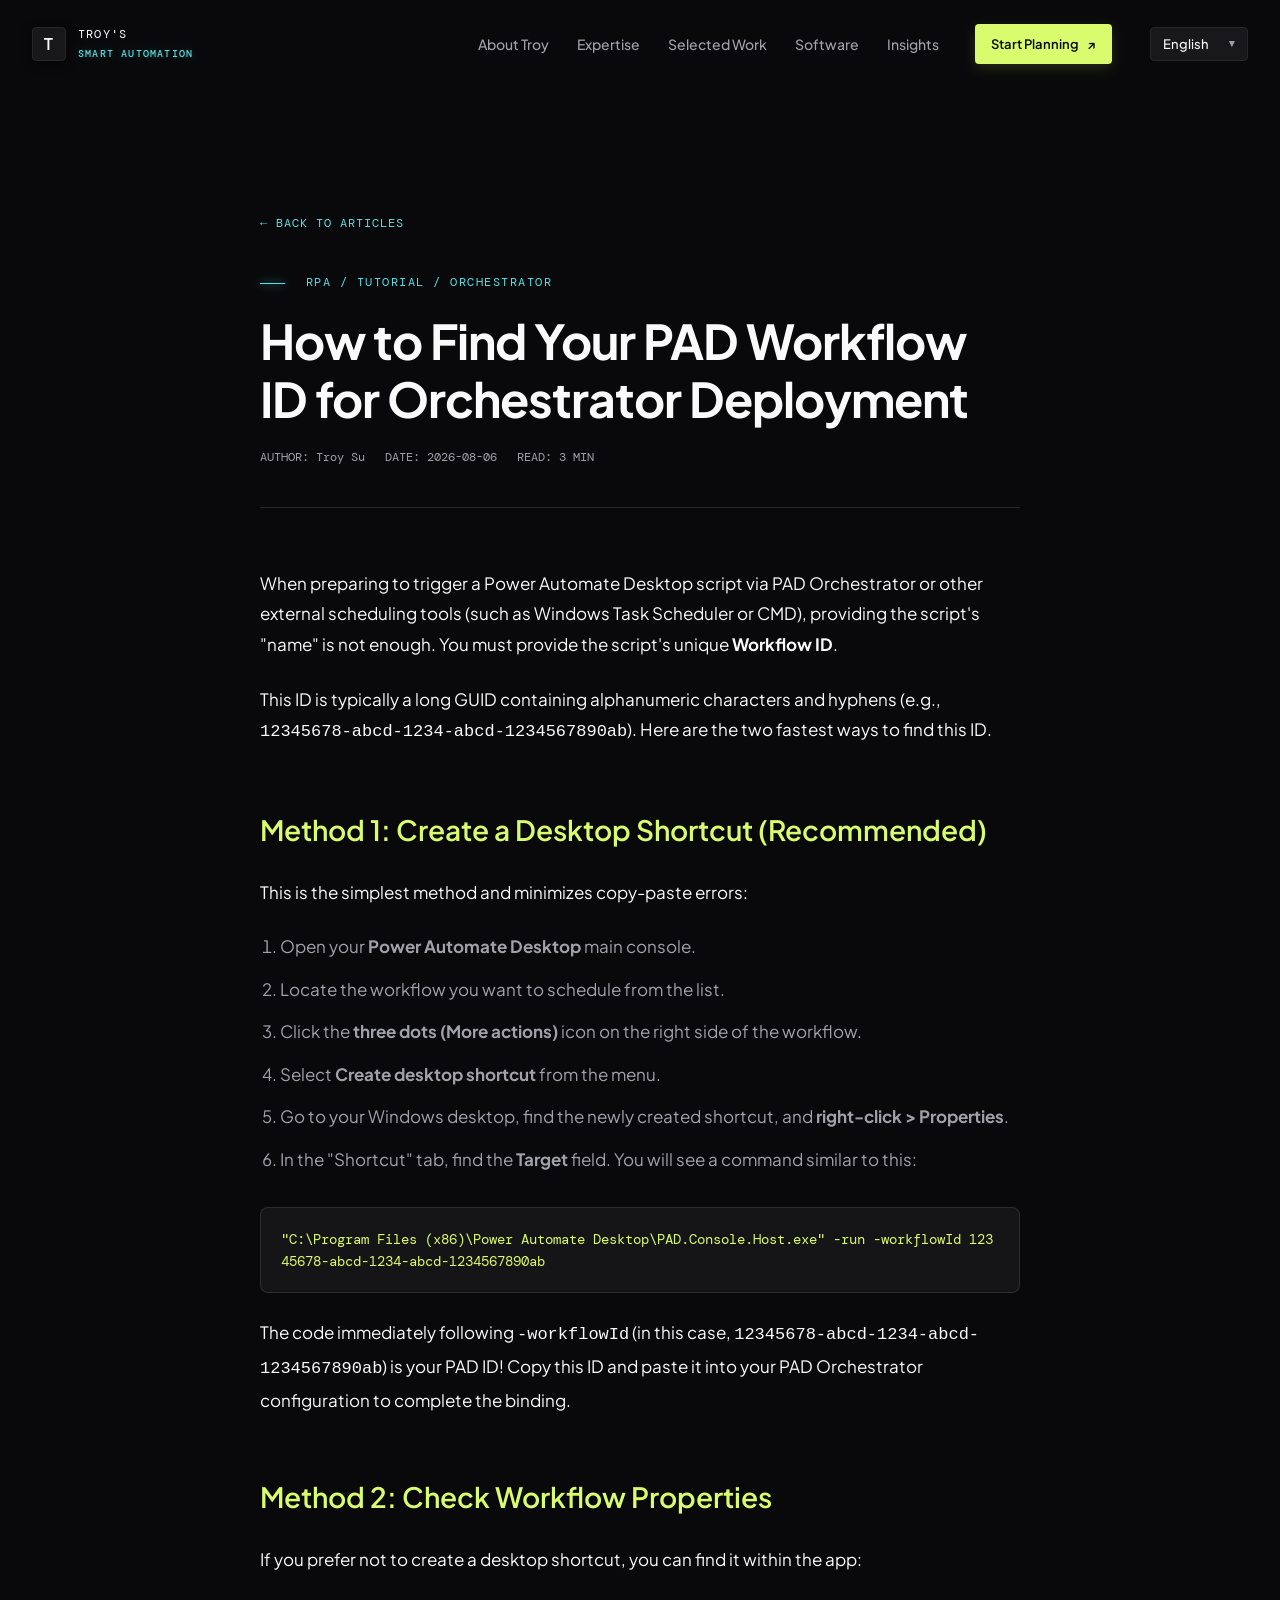
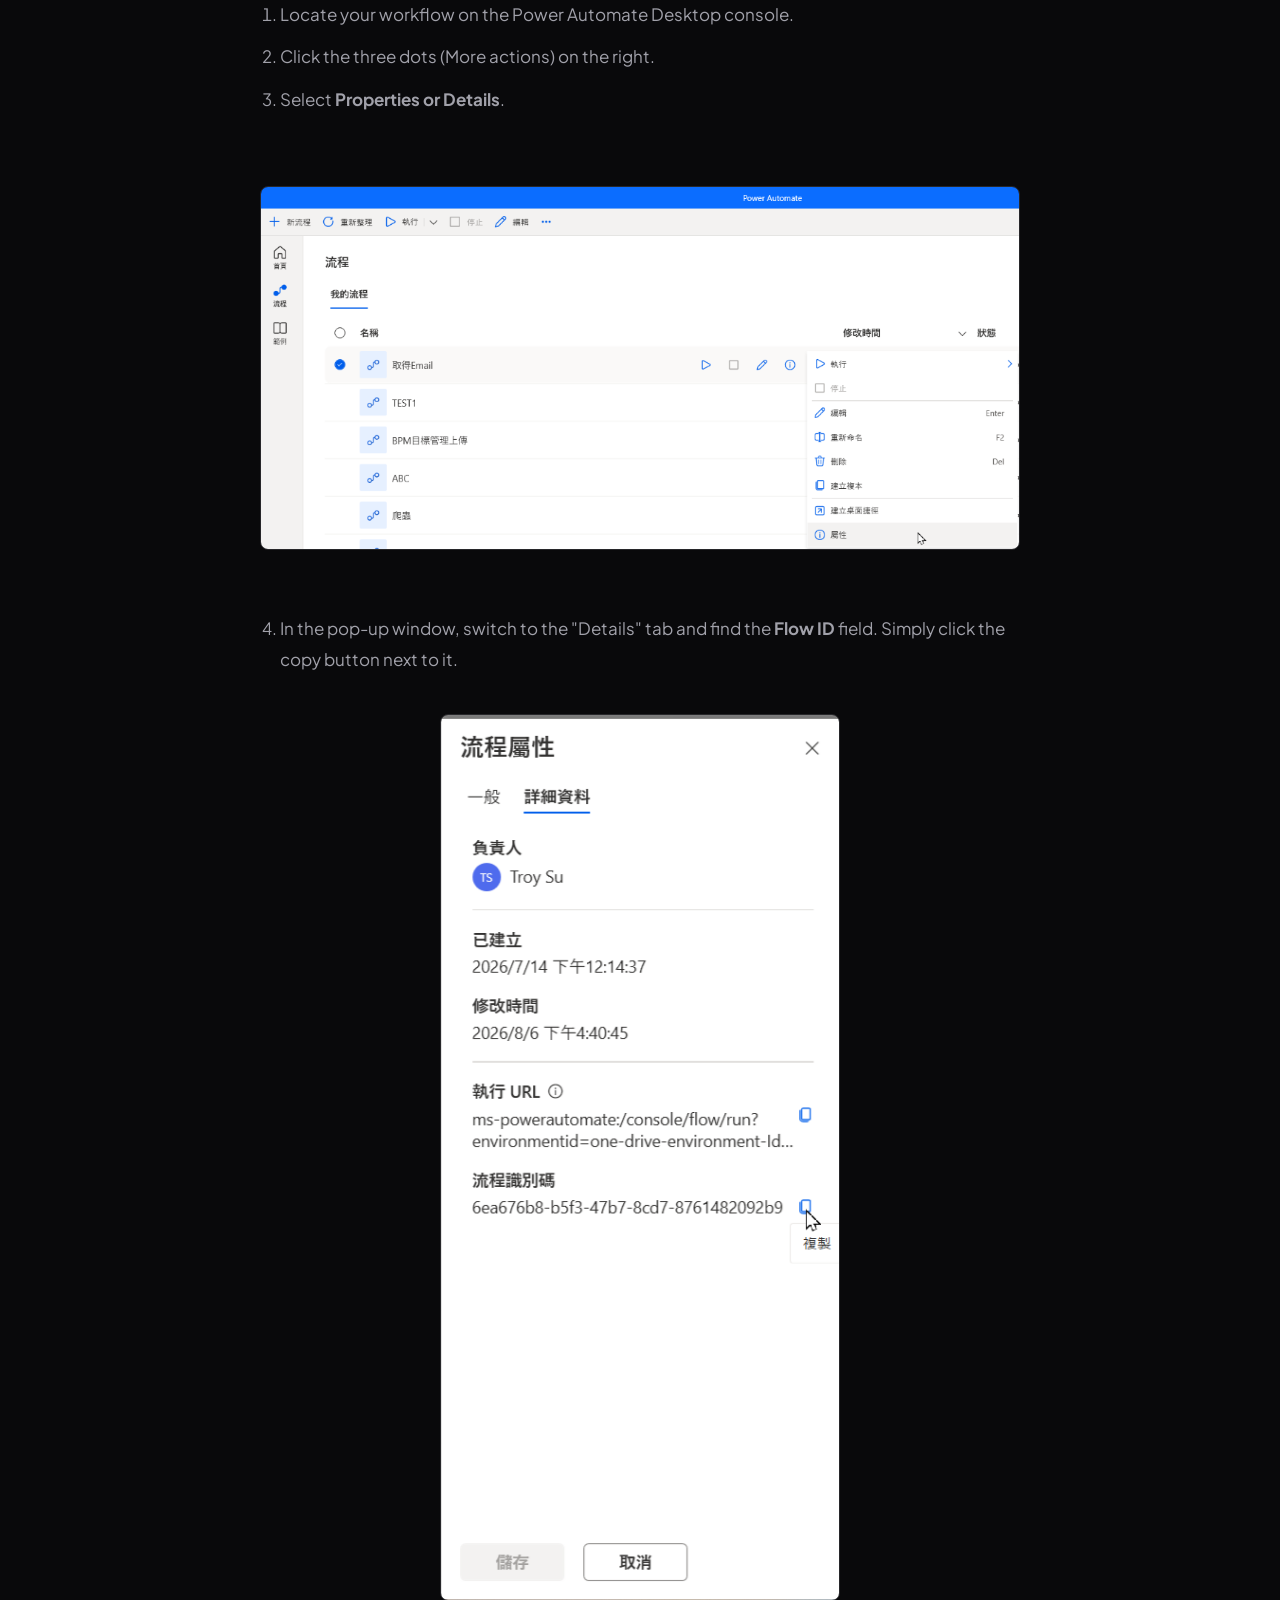
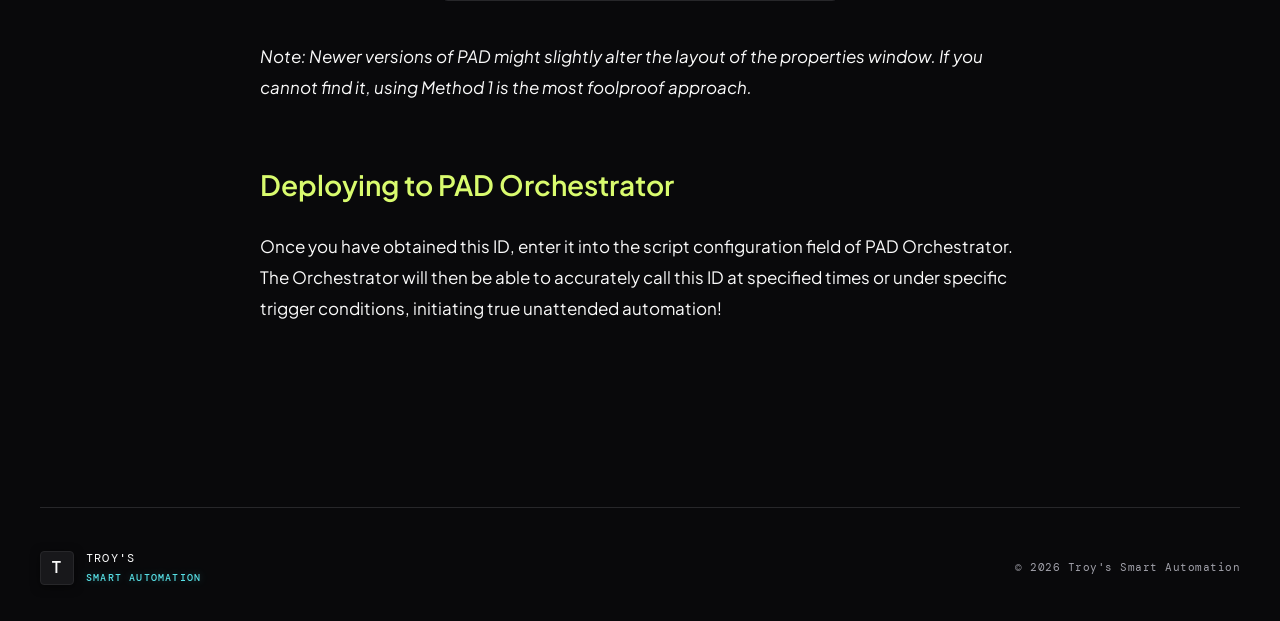
<file: find-pad-id-guide.html>
<!doctype html>
<html lang="zh-TW">
<head>
  <meta charset="utf-8" />
  <meta name="viewport" content="width=device-width, initial-scale=1" />
  
  <title>如何尋找 PAD 工作流程 ID 以供 Orchestrator 部署 | Troy Su 技術專欄 | Troy's Smart Automation</title>
  <meta name="title" content="如何尋找 PAD 工作流程 ID 以供 Orchestrator 部署 | Troy Su 技術專欄 | Troy's Smart Automation" />
  <meta name="description" content="逐步圖文教學，教你如何找出 Power Automate Desktop 腳本的專屬 ID，讓 PAD Orchestrator 能夠精準呼叫與無人值守執行。" />
  <meta name="keywords" content="PAD, Power Automate Desktop, Flow ID, 工作流程 ID, Orchestrator, 無人值守, Unattended, RPA, 自動化排程, Troy Su" />
  <meta name="author" content="Troy Su" />
  <meta name="robots" content="index, follow, max-image-preview:large" />
  
  <meta property="og:type" content="article" />
  <meta property="og:url" content="https://troysuice.github.io/troy-smart-automation/find-pad-id-guide.html" />
  <meta property="og:title" content="如何尋找 PAD 工作流程 ID" />
  <meta property="og:description" content="教你如何找出 Power Automate Desktop 腳本的專屬 ID，供外部排程器精準呼叫。" />
  <meta property="og:image" content="https://troysuice.github.io/troy-smart-automation/assets/pad-id-step2.png" />

  <link rel="canonical" href="https://troysuice.github.io/troy-smart-automation/find-pad-id-guide.html" />

  <script type="application/ld+json">
  {
    "@context": "https://schema.org",
    "@type": "TechArticle",
    "headline": "如何尋找 PAD 工作流程 ID",
    "image": [
      "https://troysuice.github.io/troy-smart-automation/assets/pad-id-step2.png"
    ],
    "author": {
      "@type": "Person",
      "name": "Troy Su"
    },
    "publisher": {
      "@type": "Organization",
      "name": "Troy's Smart Automation"
    },
    "datePublished": "2026-08-06",
    "dateModified": "2026-08-08",
    "description": "逐步圖文教學，教你如何找出 Power Automate Desktop (PAD) 腳本的專屬工作流程 ID，讓外部排程器 (Orchestrator) 能夠精準呼叫與無人值守執行。",
    "keywords": "PAD, Power Automate Desktop, Workflow ID, 工作流程 ID, RPA, 教學, Orchestrator"
  }
  </script>

  <link rel="preconnect" href="https://fonts.googleapis.com" />
  <link rel="preconnect" href="https://fonts.gstatic.com" crossorigin />
  <link href="https://fonts.googleapis.com/css2?family=DM+Mono:wght@400;500&family=Plus+Jakarta+Sans:ital,wght@0,400;0,500;0,600;0,700;1,400&family=Noto+Sans+TC:wght@400;500;600;700&display=swap" rel="stylesheet" />
  <link rel="stylesheet" href="styles.css?v=1.1" />
  <style>
    .article-wrap {
      padding: 120px 0 80px;
      max-width: 760px;
      margin: auto;
    }
    .article-header {
      margin-bottom: 60px;
      border-bottom: 1px solid var(--line);
      padding-bottom: 40px;
    }
    .article-header h1 {
      font-size: clamp(32px, 5vw, 48px);
      line-height: 1.2;
      margin: 20px 0;
      letter-spacing: -1px;
    }
    .article-meta {
      display: flex;
      gap: 20px;
      color: var(--muted);
      font-family: "DM Mono", monospace;
      font-size: 12px;
      margin-top: 20px;
    }
    .article-content h2 {
      font-size: 28px;
      color: var(--lime);
      margin: 60px 0 24px;
      font-weight: 600;
    }
    .article-content h3 {
      font-size: 22px;
      color: var(--cyan);
      margin: 40px 0 16px;
    }
    .article-content p {
      font-size: 17px;
      line-height: 1.8;
      color: var(--text);
      margin-bottom: 24px;
    }
    .article-content ul, .article-content ol {
      font-size: 17px;
      line-height: 1.8;
      color: var(--muted);
      margin-bottom: 32px;
      padding-left: 20px;
    }
    .article-content li {
      margin-bottom: 12px;
    }
    .article-content img {
      width: 100%;
      border-radius: 8px;
      border: 1px solid var(--line);
      margin: 40px 0;
    }
    .code-block {
      background: rgba(255, 255, 255, 0.05);
      padding: 20px;
      border-radius: 8px;
      font-family: "DM Mono", monospace;
      color: var(--lime);
      font-size: 14px;
      word-break: break-all;
      margin-bottom: 24px;
      border: 1px solid rgba(255, 255, 255, 0.1);
    }
    .back-btn {
      display: inline-block;
      margin-bottom: 40px;
      color: var(--cyan);
      text-decoration: none;
      font-family: "DM Mono", monospace;
      font-size: 12px;
      letter-spacing: 1px;
    }
    .back-btn:hover {
      text-decoration: underline;
    }
  </style>
</head>
<body>
  <div class="noise" aria-hidden="true"></div>
  
  <header class="site-header">
    <a class="brand" href="index.html" aria-label="Home">
      <span class="brand-mark">T</span>
      <span>TROY'S<br><b>SMART AUTOMATION</b></span>
    </a>
    <button class="menu-toggle" aria-controls="main-nav" aria-expanded="false">
      <span></span><span></span><span></span><i data-i18n="menu">Menu</i>
    </button>
    <nav id="main-nav" class="main-nav" aria-label="Main Navigation">
      <a href="index.html#about" data-i18n="nav_about">About Troy</a>
      <a href="index.html#expertise" data-i18n="nav_expertise">Expertise</a>
      <a href="index.html#work" data-i18n="nav_work">Selected Work</a>
      <a href="index.html#software" data-i18n="nav_software">Software</a>
      <a href="articles.html" data-i18n="nav_articles">Insights</a>
      <a class="nav-cta" href="index.html#contact"><span data-i18n="nav_contact">Start Planning</span> <span>↗</span></a>
      <div class="lang-selector-wrapper">
        <select id="lang-select" class="lang-select" aria-label="Select Language">
          <option value="en">English</option>
          <option value="zh-TW">繁體中文</option>
          <option value="zh-CN">简体中文</option>
          <option value="ja">日本語</option>
          <option value="ko">한국어</option>
        </select>
      </div>
    </nav>
  </header>

  <main class="article-wrap">
    <a href="articles.html" class="back-btn">← BACK TO ARTICLES</a>
    
    <!-- Traditional Chinese Block -->
    <div data-lang-block="zh-TW">
      <header class="article-header">
        <p class="eyebrow"><span></span> RPA / Tutorial / Orchestrator</p>
        <h1>如何尋找 PAD 工作流程 ID 以供 Orchestrator 部署</h1>
        <div class="article-meta">
          <span>AUTHOR: Troy Su</span>
          <span>DATE: 2026-08-06</span>
          <span>READ: 3 MIN</span>
        </div>
      </header>
      <div class="article-content" data-lang-block="zh-TW">
      <blockquote style="border-left: 4px solid var(--accent); padding-left: 1rem; margin-bottom: 2rem; color: var(--text-muted); background: rgba(255,255,255,0.03); padding: 1rem;">
        <strong>作者：Troy Su</strong> | Power Automate Desktop (PAD) 與 RPA 自動化專家
      </blockquote>
      <p>在使用 <strong>PAD Orchestrator</strong> 或其他外部工具來觸發 Power Automate Desktop 腳本時，最關鍵的步驟就是取得該腳本專屬的「工作流程 ID (Workflow ID)」。這組 ID 是 PAD 系統辨識腳本的唯一憑證。</p>
        <p>這串 ID 通常是一長串包含英數字與連字號的 GUID (例如：<code>12345678-abcd-1234-abcd-1234567890ab</code>)。以下將教你兩種最快找出這串 ID 的方法。</p>
        
        <h2>方法一：透過建立桌面捷徑尋找 (最推薦)</h2>
        <p>這是最簡單且不容易複製錯誤的方法：</p>
        <ol>
          <li>打開你的 <strong>Power Automate Desktop</strong> 應用程式主畫面（控制台）。</li>
          <li>在清單中找到你想要排程執行的工作流程。</li>
          <li>點擊該工作流程右側的 <strong>三個點 (更多動作)</strong> 圖示。</li>
          <li>在選單中選擇 <strong>建立桌面捷徑 (Create desktop shortcut)</strong>。</li>
          <li>回到你的 Windows 桌面，找到剛剛建立的捷徑，對著它點擊 <strong>右鍵 > 內容 (Properties)</strong>。</li>
          <li>在「捷徑」頁籤中，找到 <strong>目標 (Target)</strong> 欄位。你會看到類似下方這樣的一串指令：</li>
        </ol>
        <div class="code-block">
          "C:\Program Files (x86)\Power Automate Desktop\PAD.Console.Host.exe" -run -workflowId 12345678-abcd-1234-abcd-1234567890ab
        </div>
        <p>其中，在 <code>-workflowId</code> 後面的那串代碼 <code>12345678-abcd-1234-abcd-1234567890ab</code> 就是你的 PAD ID！將這串 ID 複製起來，貼到 PAD Orchestrator 的設定檔中即可完成綁定。</p>

        <h2>方法二：透過工作流程屬性尋找</h2>
        <p>如果你不想在桌面建立捷徑，也可以直接在軟體內查看：</p>
        <ol>
          <li>同樣在 Power Automate Desktop 主畫面找到你的工作流程。</li>
          <li>點擊右側的三個點 (更多動作)。</li>
          <li>選擇 <strong>屬性 (Properties) 或 詳細資料 (Details)</strong>。</li>
        </ol>
        <img src="assets/pad-id-step1.png" alt="點擊三個點選擇屬性" />
        <ol start="4">
          <li>在彈出的視窗中，切換到「詳細資料」，找到 <strong>流程識別碼 (Flow ID)</strong> 欄位，直接點擊旁邊的複製按鈕即可。</li>
        </ol>
        <img src="assets/pad-id-step2.png" alt="在詳細資料中複製流程識別碼" style="max-width: 400px; display: block; margin: 40px auto;" />
        <p><em>注意：新版本的 PAD 介面可能會稍微調整屬性視窗的排版，如果找不到，請直接使用「方法一」最為保險。</em></p>

        <h2>部署至 PAD Orchestrator</h2>
        <p>取得這串 ID 後，將它填入 PAD Orchestrator 的腳本設定欄位中。Orchestrator 就能在指定的時間，或是指定的觸發條件下，精準地呼叫這串 ID，啟動真正的無人值守自動化流程！</p>
      </div>
    </div>

    <!-- Simplified Chinese Block -->
    <div data-lang-block="zh-CN" style="display:none;">
      <header class="article-header">
        <p class="eyebrow"><span></span> RPA / Tutorial / Orchestrator</p>
        <h1>如何查找 PAD 工作流 ID 以供 Orchestrator 部署</h1>
        <div class="article-meta">
          <span>AUTHOR: Troy Su</span>
          <span>DATE: 2026-08-06</span>
          <span>READ: 3 MIN</span>
        </div>
      </header>
      <div class="article-content">
        <p>当我们准备通过 PAD Orchestrator 或其他外部排程工具（例如 Windows 任务计划程序、命令行 CMD）来触发 Power Automate Desktop 的脚本时，我们不能只提供脚本的“名称”，而是必须提供该脚本专属的 <strong>工作流 ID (Workflow ID)</strong>。</p>
        <p>这串 ID 通常是一长串包含英数字与连字符的 GUID (例如：<code>12345678-abcd-1234-abcd-1234567890ab</code>)。以下将教你两种最快找出这串 ID 的方法。</p>
        
        <h2>方法一：通过创建桌面快捷方式查找 (最推荐)</h2>
        <p>这是最简单且不容易复制错误的方法：</p>
        <ol>
          <li>打开你的 <strong>Power Automate Desktop</strong> 应用程序主画面（控制台）。</li>
          <li>在列表中找到你想要排程执行的工作流。</li>
          <li>点击该工作流右侧的 <strong>三个点 (更多操作)</strong> 图标。</li>
          <li>在菜单中选择 <strong>创建桌面快捷方式 (Create desktop shortcut)</strong>。</li>
          <li>回到你的 Windows 桌面，找到刚刚创建的快捷方式，对着它点击 <strong>右键 > 属性 (Properties)</strong>。</li>
          <li>在“快捷方式”选项卡中，找到 <strong>目标 (Target)</strong> 字段。你会看到类似下方这样的一串指令：</li>
        </ol>
        <div class="code-block">
          "C:\Program Files (x86)\Power Automate Desktop\PAD.Console.Host.exe" -run -workflowId 12345678-abcd-1234-abcd-1234567890ab
        </div>
        <p>其中，在 <code>-workflowId</code> 后面的那串代码 <code>12345678-abcd-1234-abcd-1234567890ab</code> 就是你的 PAD ID！将这串 ID 复制起来，贴到 PAD Orchestrator 的配置文件中即可完成绑定。</p>

        <h2>方法二：通过工作流属性查找</h2>
        <p>如果你不想在桌面创建快捷方式，也可以直接在软件内查看：</p>
        <ol>
          <li>同样在 Power Automate Desktop 主画面找到你的工作流。</li>
          <li>点击右侧的三个点 (更多操作)。</li>
          <li>选择 <strong>属性 (Properties) 或 详细信息 (Details)</strong>。</li>
        </ol>
        <img src="assets/pad-id-step1.png" alt="点击三个点选择属性" />
        <ol start="4">
          <li>在弹出的窗口中，切换到“详细信息”，找到 <strong>流程识别码 (Flow ID)</strong> 字段，直接点击旁边的复制按钮即可。</li>
        </ol>
        <img src="assets/pad-id-step2.png" alt="在详细信息中复制流程识别码" style="max-width: 400px; display: block; margin: 40px auto;" />
        <p><em>注意：新版本的 PAD 界面可能会稍微调整属性窗口的排版，如果找不到，请直接使用“方法一”最为保险。</em></p>

        <h2>部署至 PAD Orchestrator</h2>
        <p>取得这串 ID 后，将它填入 PAD Orchestrator 的脚本设定字段中。Orchestrator 就能在指定的时间，或是指定的触发条件下，精准地调用这串 ID，启动真正的无人值守自动化流程！</p>
      </div>
    </div>

    <!-- English Block -->
    <div data-lang-block="en" style="display:none;">
      <header class="article-header">
        <p class="eyebrow"><span></span> RPA / Tutorial / Orchestrator</p>
        <h1>How to Find Your PAD Workflow ID for Orchestrator Deployment</h1>
        <div class="article-meta">
          <span>AUTHOR: Troy Su</span>
          <span>DATE: 2026-08-06</span>
          <span>READ: 3 MIN</span>
        </div>
      </header>
      <div class="article-content">
        <p>When preparing to trigger a Power Automate Desktop script via PAD Orchestrator or other external scheduling tools (such as Windows Task Scheduler or CMD), providing the script's "name" is not enough. You must provide the script's unique <strong>Workflow ID</strong>.</p>
        <p>This ID is typically a long GUID containing alphanumeric characters and hyphens (e.g., <code>12345678-abcd-1234-abcd-1234567890ab</code>). Here are the two fastest ways to find this ID.</p>
        
        <h2>Method 1: Create a Desktop Shortcut (Recommended)</h2>
        <p>This is the simplest method and minimizes copy-paste errors:</p>
        <ol>
          <li>Open your <strong>Power Automate Desktop</strong> main console.</li>
          <li>Locate the workflow you want to schedule from the list.</li>
          <li>Click the <strong>three dots (More actions)</strong> icon on the right side of the workflow.</li>
          <li>Select <strong>Create desktop shortcut</strong> from the menu.</li>
          <li>Go to your Windows desktop, find the newly created shortcut, and <strong>right-click > Properties</strong>.</li>
          <li>In the "Shortcut" tab, find the <strong>Target</strong> field. You will see a command similar to this:</li>
        </ol>
        <div class="code-block">
          "C:\Program Files (x86)\Power Automate Desktop\PAD.Console.Host.exe" -run -workflowId 12345678-abcd-1234-abcd-1234567890ab
        </div>
        <p>The code immediately following <code>-workflowId</code> (in this case, <code>12345678-abcd-1234-abcd-1234567890ab</code>) is your PAD ID! Copy this ID and paste it into your PAD Orchestrator configuration to complete the binding.</p>

        <h2>Method 2: Check Workflow Properties</h2>
        <p>If you prefer not to create a desktop shortcut, you can find it within the app:</p>
        <ol>
          <li>Locate your workflow on the Power Automate Desktop console.</li>
          <li>Click the three dots (More actions) on the right.</li>
          <li>Select <strong>Properties or Details</strong>.</li>
        </ol>
        <img src="assets/pad-id-step1.png" alt="Click three dots and select Properties" />
        <ol start="4">
          <li>In the pop-up window, switch to the "Details" tab and find the <strong>Flow ID</strong> field. Simply click the copy button next to it.</li>
        </ol>
        <img src="assets/pad-id-step2.png" alt="Copy Flow ID in Details tab" style="max-width: 400px; display: block; margin: 40px auto;" />
        <p><em>Note: Newer versions of PAD might slightly alter the layout of the properties window. If you cannot find it, using Method 1 is the most foolproof approach.</em></p>

        <h2>Deploying to PAD Orchestrator</h2>
        <p>Once you have obtained this ID, enter it into the script configuration field of PAD Orchestrator. The Orchestrator will then be able to accurately call this ID at specified times or under specific trigger conditions, initiating true unattended automation!</p>
      </div>
    </div>

    <!-- Japanese Block -->
    <div data-lang-block="ja" style="display:none;">
      <header class="article-header">
        <p class="eyebrow"><span></span> RPA / Tutorial / Orchestrator</p>
        <h1>Orchestrator展開のためのPADワークフローIDの見つけ方</h1>
        <div class="article-meta">
          <span>AUTHOR: Troy Su</span>
          <span>DATE: 2026-08-06</span>
          <span>READ: 3 MIN</span>
        </div>
      </header>
      <div class="article-content">
        <p>PAD Orchestratorやその他の外部スケジューリングツール（WindowsタスクスケジューラやCMDなど）を使用してPower Automate Desktopスクリプトをトリガーする場合、スクリプトの「名前」を提供するだけでは不十分です。スクリプト固有の<strong>ワークフローID（Workflow ID）</strong>を提供する必要があります。</p>
        <p>このIDは通常、英数字とハイフンを含む長いGUIDです（例：<code>12345678-abcd-1234-abcd-1234567890ab</code>）。このIDを見つけるための最も早い2つの方法を紹介します。</p>
        
        <h2>方法1：デスクトップショートカットを作成する（推奨）</h2>
        <p>これは最も簡単な方法であり、コピーのミスを防ぎます。</p>
        <ol>
          <li><strong>Power Automate Desktop</strong>のメインコンソールを開きます。</li>
          <li>リストからスケジュールしたいワークフローを見つけます。</li>
          <li>ワークフローの右側にある<strong>3つの点（その他のアクション）</strong>アイコンをクリックします。</li>
          <li>メニューから<strong>デスクトップショートカットの作成（Create desktop shortcut）</strong>を選択します。</li>
          <li>Windowsのデスクトップに移動し、新しく作成されたショートカットを見つけて、<strong>右クリック > プロパティ（Properties）</strong>を選択します。</li>
          <li>「ショートカット」タブで、<strong>リンク先（Target）</strong>フィールドを見つけます。以下のようなコマンドが表示されます。</li>
        </ol>
        <div class="code-block">
          "C:\Program Files (x86)\Power Automate Desktop\PAD.Console.Host.exe" -run -workflowId 12345678-abcd-1234-abcd-1234567890ab
        </div>
        <p><code>-workflowId</code>の直後にあるコード（この例では<code>12345678-abcd-1234-abcd-1234567890ab</code>）があなたのPAD IDです！このIDをコピーして、PAD Orchestratorの構成に貼り付ければ完了です。</p>

        <h2>方法2：ワークフローのプロパティを確認する</h2>
        <p>デスクトップにショートカットを作成したくない場合は、アプリ内で確認することもできます。</p>
        <ol>
          <li>Power Automate Desktopコンソールでワークフローを見つけます。</li>
          <li>右側の3つの点（その他のアクション）をクリックします。</li>
          <li><strong>プロパティ（Properties）または 詳細（Details）</strong>を選択します。</li>
        </ol>
        <img src="assets/pad-id-step1.png" alt="3つの点をクリックしてプロパティを選択します" />
        <ol start="4">
          <li>ポップアップウィンドウで、「詳細」タブに切り替え、<strong>フローID（Flow ID）</strong>フィールドを見つけます。その横にあるコピーボタンをクリックするだけです。</li>
        </ol>
        <img src="assets/pad-id-step2.png" alt="詳細タブでフローIDをコピーします" style="max-width: 400px; display: block; margin: 40px auto;" />
        <p><em>注：新しいバージョンのPADでは、プロパティウィンドウのレイアウトがわずかに変更されている場合があります。見つからない場合は、方法1を使用するのが最も確実です。</em></p>

        <h2>PAD Orchestratorへの展開</h2>
        <p>このIDを取得したら、PAD Orchestratorのスクリプト構成フィールドに入力します。これにより、Orchestratorは指定された時間または特定のトリガー条件でこのIDを正確に呼び出し、真の無人自動化を開始できるようになります！</p>
      </div>
    </div>

    <!-- Korean Block -->
    <div data-lang-block="ko" style="display:none;">
      <header class="article-header">
        <p class="eyebrow"><span></span> RPA / Tutorial / Orchestrator</p>
        <h1>Orchestrator 배포를 위한 PAD 워크플로우 ID 찾는 방법</h1>
        <div class="article-meta">
          <span>AUTHOR: Troy Su</span>
          <span>DATE: 2026-08-06</span>
          <span>READ: 3 MIN</span>
        </div>
      </header>
      <div class="article-content">
        <p>PAD Orchestrator 또는 기타 외부 스케줄링 도구(예: Windows 작업 스케줄러 또는 CMD)를 통해 Power Automate Desktop 스크립트를 트리거할 준비를 할 때 스크립트의 "이름"을 제공하는 것만으로는 충분하지 않습니다. 스크립트의 고유한 <strong>워크플로우 ID(Workflow ID)</strong>를 제공해야 합니다.</p>
        <p>이 ID는 일반적으로 영숫자 문자와 하이픈이 포함된 긴 GUID입니다(예: <code>12345678-abcd-1234-abcd-1234567890ab</code>). 이 ID를 찾는 가장 빠른 두 가지 방법은 다음과 같습니다.</p>
        
        <h2>방법 1: 바탕 화면 바로 가기 만들기 (권장)</h2>
        <p>이것은 가장 간단한 방법이며 복사 오류를 최소화합니다.</p>
        <ol>
          <li><strong>Power Automate Desktop</strong> 기본 콘솔을 엽니다.</li>
          <li>목록에서 예약할 워크플로우를 찾습니다.</li>
          <li>워크플로우 오른쪽에 있는 <strong>점 3개(추가 작업)</strong> 아이콘을 클릭합니다.</li>
          <li>메뉴에서 <strong>바탕 화면 바로 가기 만들기(Create desktop shortcut)</strong>를 선택합니다.</li>
          <li>Windows 바탕 화면으로 이동하여 새로 만든 바로 가기를 찾은 다음 <strong>마우스 오른쪽 버튼 클릭 > 속성(Properties)</strong>을 선택합니다.</li>
          <li>"바로 가기" 탭에서 <strong>대상(Target)</strong> 필드를 찾습니다. 다음과 유사한 명령이 표시됩니다.</li>
        </ol>
        <div class="code-block">
          "C:\Program Files (x86)\Power Automate Desktop\PAD.Console.Host.exe" -run -workflowId 12345678-abcd-1234-abcd-1234567890ab
        </div>
        <p><code>-workflowId</code> 바로 뒤에 오는 코드(이 경우 <code>12345678-abcd-1234-abcd-1234567890ab</code>)가 PAD ID입니다! 이 ID를 복사하여 PAD Orchestrator 구성에 붙여넣어 바인딩을 완료합니다.</p>

        <h2>방법 2: 워크플로우 속성 확인</h2>
        <p>바탕 화면에 바로 가기를 만들고 싶지 않은 경우 앱 내에서 찾을 수도 있습니다.</p>
        <ol>
          <li>Power Automate Desktop 콘솔에서 워크플로우를 찾습니다.</li>
          <li>오른쪽에 있는 점 3개(추가 작업)를 클릭합니다.</li>
          <li><strong>속성(Properties) 또는 세부 정보(Details)</strong>를 선택합니다.</li>
        </ol>
        <img src="assets/pad-id-step1.png" alt="점 3개를 클릭하고 속성을 선택합니다" />
        <ol start="4">
          <li>팝업 창에서 "세부 정보" 탭으로 전환하고 <strong>흐름 ID (Flow ID)</strong> 필드를 찾습니다. 옆에 있는 복사 버튼을 클릭하기만 하면 됩니다.</li>
        </ol>
        <img src="assets/pad-id-step2.png" alt="세부 정보 탭에서 흐름 ID 복사" style="max-width: 400px; display: block; margin: 40px auto;" />
        <p><em>참고: 최신 버전의 PAD에서는 속성 창의 레이아웃이 약간 변경되었을 수 있습니다. 찾을 수 없는 경우 방법 1을 사용하는 것이 가장 확실한 방법입니다.</em></p>

        <h2>PAD Orchestrator에 배포</h2>
        <p>이 ID를 얻었으면 PAD Orchestrator의 스크립트 구성 필드에 입력합니다. 그러면 Orchestrator가 지정된 시간이나 특정 트리거 조건에서 이 ID를 정확하게 호출하여 진정한 무인 자동화를 시작할 수 있습니다!</p>
      </div>
    </div>
  </main>

  <footer class="site-footer section-wrap" style="border-top: 1px solid var(--line); margin-top: 80px;">
    <a class="brand" href="index.html">
      <span class="brand-mark">T</span>
      <span>TROY'S<br><b>SMART AUTOMATION</b></span>
    </a>
    <p>© 2026 Troy's Smart Automation</p>
  </footer>
  
  <script src="script.js?v=1.2"></script>
</body>
</html>
</file>
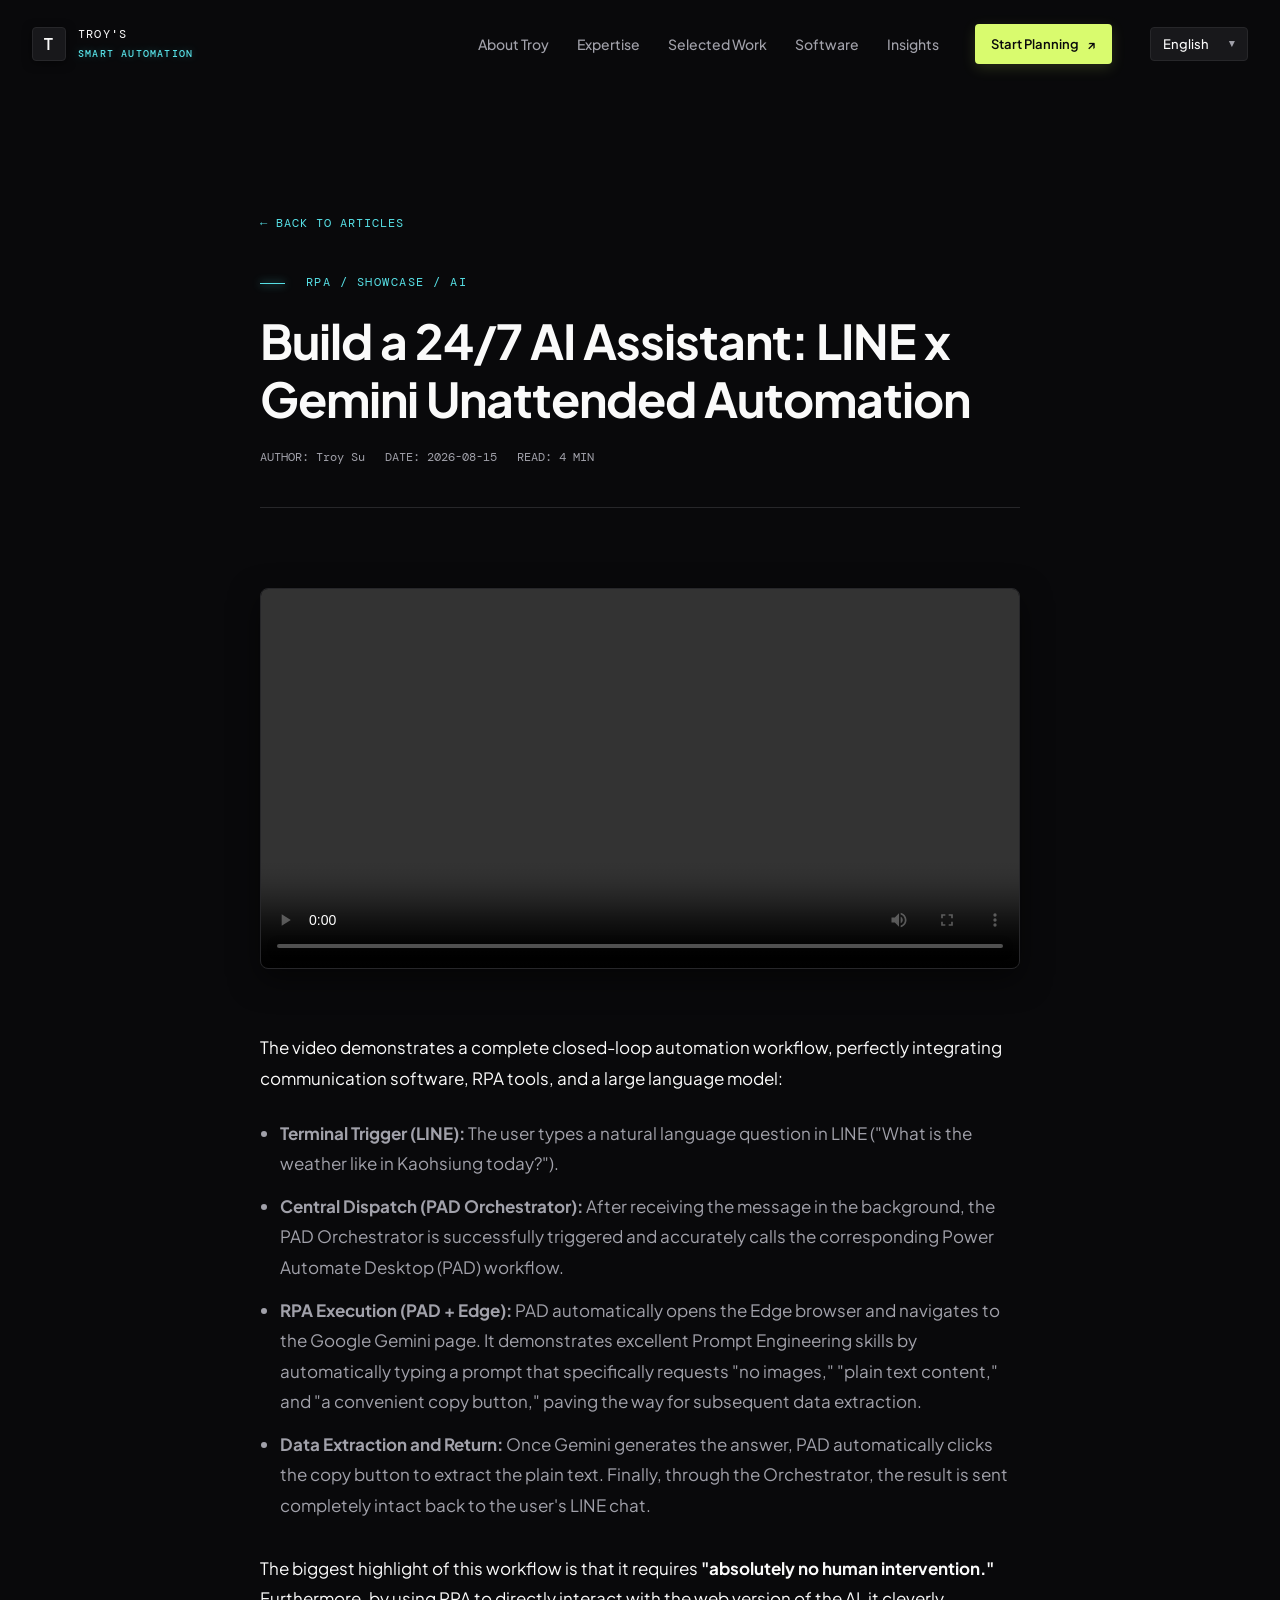
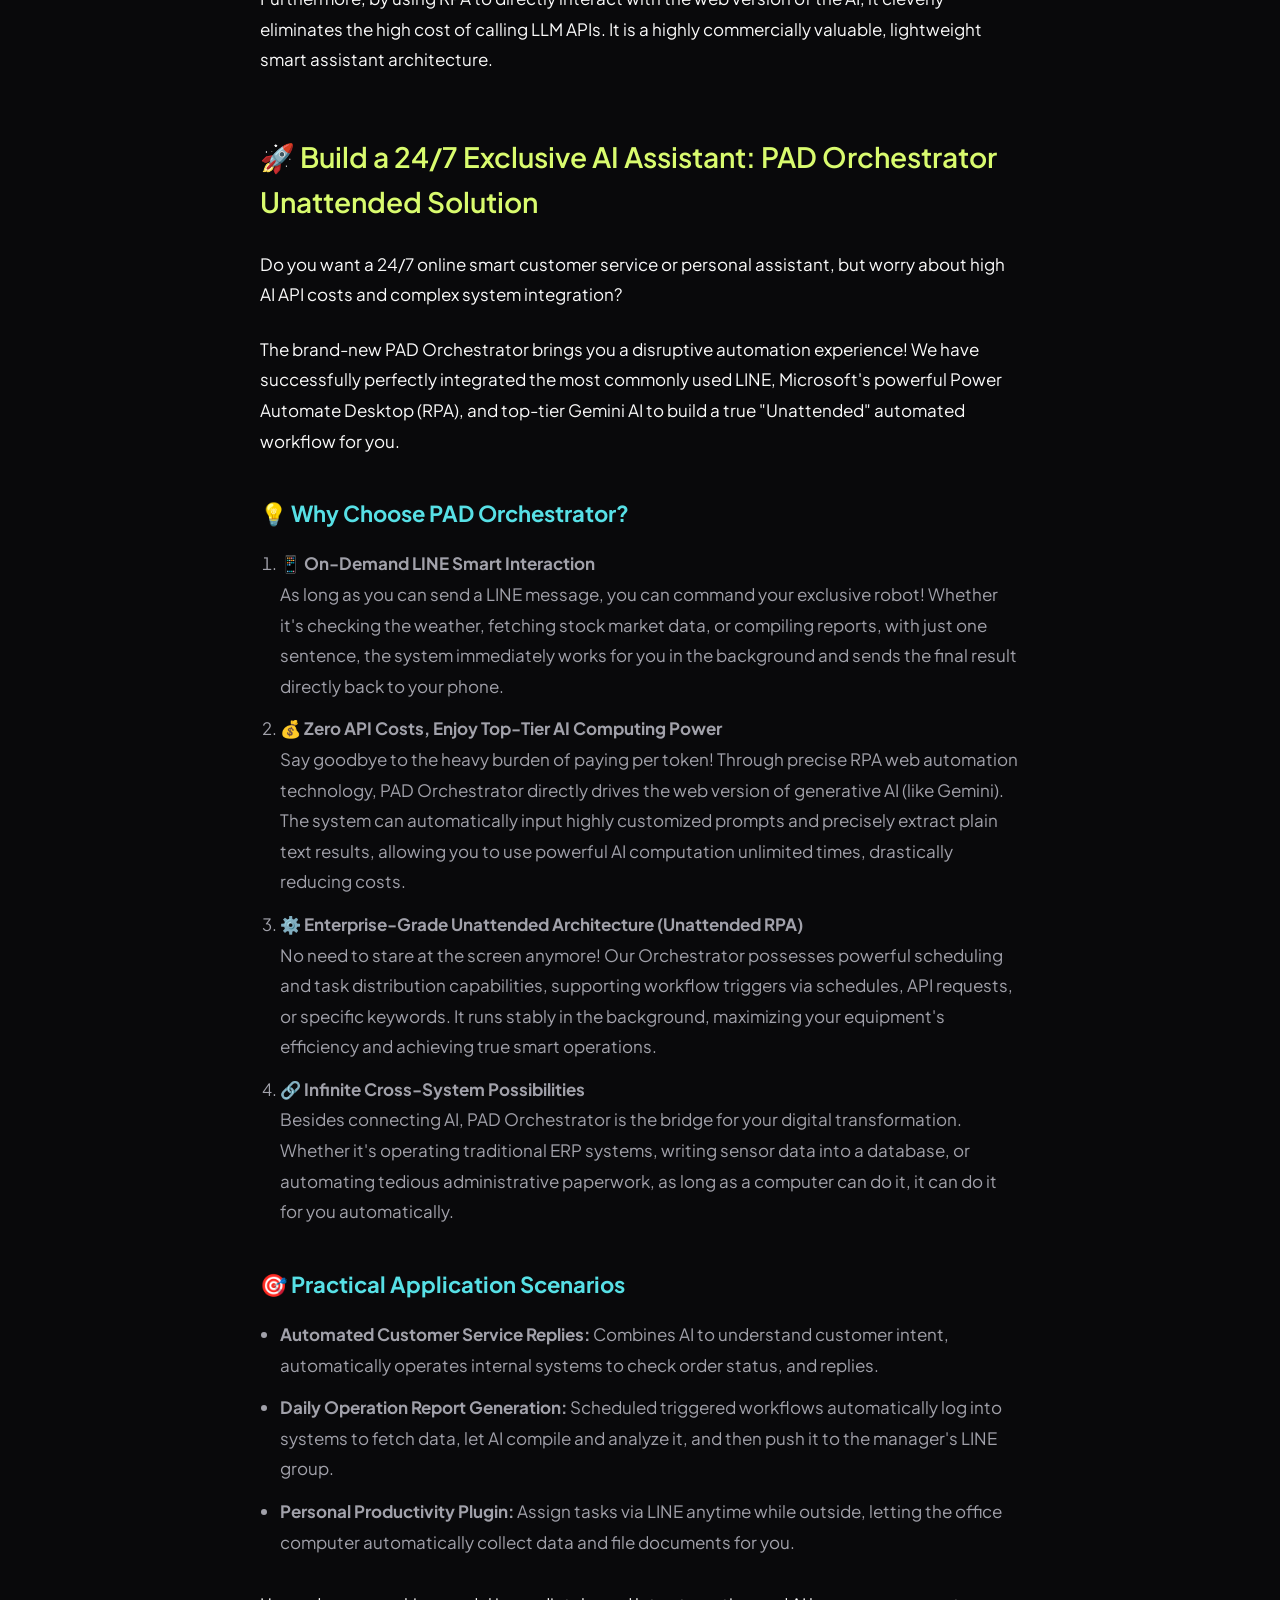
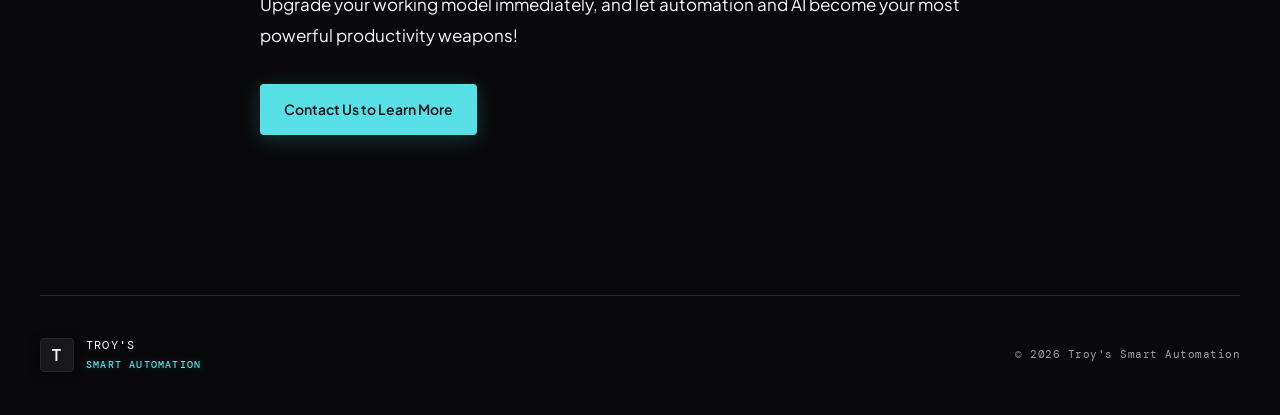
<file: line-gemini-demo.html>
<!doctype html>
<html lang="zh-TW">
<head>
  <meta charset="utf-8" />
  <meta name="viewport" content="width=device-width, initial-scale=1" />
  
  <title>打造專屬 AI 助理：LINE x Gemini 無人值守自動化展示 | Troy Su | Troy's Smart Automation</title>
  <meta name="title" content="打造專屬 AI 助理：LINE x Gemini 無人值守自動化展示 | Troy Su | Troy's Smart Automation" />
  <meta name="description" content="零 API 成本！展示如何透過 PAD Orchestrator 完美串接 LINE、RPA 與 Gemini，打造真正的無人值守智能助理。" />
  <meta name="keywords" content="PAD, Power Automate Desktop, RPA, 無人值守, Gemini, LINE 機器人, AI 助理, Troy Su" />
  <meta name="author" content="Troy Su" />
  <meta name="robots" content="index, follow, max-image-preview:large" />
  
  <meta property="og:type" content="article" />
  <meta property="og:url" content="https://troysuice.github.io/troy-smart-automation/line-gemini-demo.html" />
  <meta property="og:title" content="打造專屬 AI 助理：LINE x Gemini 無人值守自動化" />
  <meta property="og:description" content="零 API 成本！展示如何透過 PAD Orchestrator 完美串接 LINE、RPA 與 Gemini，打造真正的無人值守智能助理。" />
  <meta property="og:image" content="https://troysuice.github.io/troy-smart-automation/assets/pad-orchestrator.png" />

  <meta property="twitter:card" content="summary_large_image" />
  <meta property="twitter:url" content="https://troysuice.github.io/troy-smart-automation/line-gemini-demo.html" />
  <meta property="twitter:title" content="打造專屬 AI 助理：LINE x Gemini 無人值守自動化" />
  <meta property="twitter:description" content="零 API 成本！展示如何透過 PAD Orchestrator 完美串接 LINE、RPA 與 Gemini，打造真正的無人值守智能助理。" />
  <meta property="twitter:image" content="https://troysuice.github.io/troy-smart-automation/assets/pad-orchestrator.png" />

  <link rel="canonical" href="https://troysuice.github.io/troy-smart-automation/line-gemini-demo.html" />
  
  <script type="application/ld+json">
  {
    "@context": "https://schema.org",
    "@type": "TechArticle",
    "headline": "打造專屬 AI 助理：LINE x Gemini 無人值守自動化",
    "image": [
      "https://troysuice.github.io/troy-smart-automation/assets/pad-orchestrator.png"
    ],
    "author": {
      "@type": "Person",
      "name": "Troy Su"
    },
    "publisher": {
      "@type": "Organization",
      "name": "Troy's Smart Automation"
    },
    "datePublished": "2026-08-15",
    "dateModified": "2026-08-15",
    "description": "零 API 成本！展示如何透過 PAD Orchestrator 完美串接 LINE、RPA 與 Gemini，打造真正的無人值守智能助理。",
    "keywords": "PAD, RPA, Gemini, LINE 機器人, AI 助理"
  }
  </script>

  <link rel="preconnect" href="https://fonts.googleapis.com" />
  <link rel="preconnect" href="https://fonts.gstatic.com" crossorigin />
  <link href="https://fonts.googleapis.com/css2?family=DM+Mono:wght@400;500&family=Plus+Jakarta+Sans:ital,wght@0,400;0,500;0,600;0,700;1,400&family=Noto+Sans+TC:wght@400;500;600;700&display=swap" rel="stylesheet" />
  <link rel="stylesheet" href="styles.css?v=1.1" />
  <style>
    .article-wrap {
      padding: 120px 0 80px;
      max-width: 760px;
      margin: auto;
    }
    .article-header {
      margin-bottom: 60px;
      border-bottom: 1px solid var(--line);
      padding-bottom: 40px;
    }
    .article-header h1 {
      font-size: clamp(32px, 5vw, 48px);
      line-height: 1.2;
      margin: 20px 0;
      letter-spacing: -1px;
    }
    .article-meta {
      display: flex;
      gap: 20px;
      color: var(--muted);
      font-family: "DM Mono", monospace;
      font-size: 12px;
      margin-top: 20px;
    }
    .article-content h2 {
      font-size: 28px;
      color: var(--lime);
      margin: 60px 0 24px;
      font-weight: 600;
    }
    .article-content h3 {
      font-size: 22px;
      color: var(--cyan);
      margin: 40px 0 16px;
    }
    .article-content p {
      font-size: 17px;
      line-height: 1.8;
      color: var(--text);
      margin-bottom: 24px;
    }
    .article-content ul, .article-content ol {
      font-size: 17px;
      line-height: 1.8;
      color: var(--muted);
      margin-bottom: 32px;
      padding-left: 20px;
    }
    .article-content li {
      margin-bottom: 12px;
    }
    .article-content video {
      width: 100%;
      border-radius: 8px;
      border: 1px solid var(--line);
      margin: 20px 0 40px;
      box-shadow: 0 10px 30px rgba(0,0,0,0.5);
    }
    .back-btn {
      display: inline-block;
      margin-bottom: 40px;
      color: var(--cyan);
      text-decoration: none;
      font-family: "DM Mono", monospace;
      font-size: 12px;
      letter-spacing: 1px;
    }
    .back-btn:hover {
      text-decoration: underline;
    }
  </style>
</head>
<body>
  <div class="noise" aria-hidden="true"></div>
  
  <header class="site-header">
    <a class="brand" href="index.html" aria-label="Home">
      <span class="brand-mark">T</span>
      <span>TROY'S<br><b>SMART AUTOMATION</b></span>
    </a>
    <button class="menu-toggle" aria-controls="main-nav" aria-expanded="false">
      <span></span><span></span><span></span><i data-i18n="menu">Menu</i>
    </button>
    <nav id="main-nav" class="main-nav" aria-label="Main Navigation">
      <a href="index.html#about" data-i18n="nav_about">About Troy</a>
      <a href="index.html#expertise" data-i18n="nav_expertise">Expertise</a>
      <a href="index.html#work" data-i18n="nav_work">Selected Work</a>
      <a href="index.html#software" data-i18n="nav_software">Software</a>
      <a href="articles.html" data-i18n="nav_articles">Insights</a>
      <a class="nav-cta" href="index.html#contact"><span data-i18n="nav_contact">Start Planning</span> <span>↗</span></a>
      <div class="lang-selector-wrapper">
        <select id="lang-select" class="lang-select" aria-label="Select Language">
          <option value="en">English</option>
          <option value="zh-TW">繁體中文</option>
          <option value="zh-CN">简体中文</option>
          <option value="ja">日本語</option>
          <option value="ko">한국어</option>
        </select>
      </div>
    </nav>
  </header>

  <main class="article-wrap">
    <a href="articles.html" class="back-btn">← BACK TO ARTICLES</a>
    
    <!-- English Block -->
    <div data-lang-block="en">
      <header class="article-header">
        <p class="eyebrow"><span></span> RPA / SHOWCASE / AI</p>
        <h1>Build a 24/7 AI Assistant: LINE x Gemini Unattended Automation</h1>
        <div class="article-meta">
          <span>AUTHOR: Troy Su</span>
          <span>DATE: 2026-08-15</span>
          <span>READ: 4 MIN</span>
        </div>
      </header>
      <div class="article-content">
        <video controls>
          <source src="assets/LINE_GEMINI_DEMO.mp4" type="video/mp4">
          Your browser does not support the video tag.
        </video>
        
        <p>The video demonstrates a complete closed-loop automation workflow, perfectly integrating communication software, RPA tools, and a large language model:</p>
        <ul>
          <li><strong>Terminal Trigger (LINE):</strong> The user types a natural language question in LINE ("What is the weather like in Kaohsiung today?").</li>
          <li><strong>Central Dispatch (PAD Orchestrator):</strong> After receiving the message in the background, the PAD Orchestrator is successfully triggered and accurately calls the corresponding Power Automate Desktop (PAD) workflow.</li>
          <li><strong>RPA Execution (PAD + Edge):</strong> PAD automatically opens the Edge browser and navigates to the Google Gemini page. It demonstrates excellent Prompt Engineering skills by automatically typing a prompt that specifically requests "no images," "plain text content," and "a convenient copy button," paving the way for subsequent data extraction.</li>
          <li><strong>Data Extraction and Return:</strong> Once Gemini generates the answer, PAD automatically clicks the copy button to extract the plain text. Finally, through the Orchestrator, the result is sent completely intact back to the user's LINE chat.</li>
        </ul>
        <p>The biggest highlight of this workflow is that it requires <strong>"absolutely no human intervention."</strong> Furthermore, by using RPA to directly interact with the web version of the AI, it cleverly eliminates the high cost of calling LLM APIs. It is a highly commercially valuable, lightweight smart assistant architecture.</p>
        
        <h2>🚀 Build a 24/7 Exclusive AI Assistant: PAD Orchestrator Unattended Solution</h2>
        <p>Do you want a 24/7 online smart customer service or personal assistant, but worry about high AI API costs and complex system integration?</p>
        <p>The brand-new PAD Orchestrator brings you a disruptive automation experience! We have successfully perfectly integrated the most commonly used LINE, Microsoft's powerful Power Automate Desktop (RPA), and top-tier Gemini AI to build a true "Unattended" automated workflow for you.</p>
        
        <h3>💡 Why Choose PAD Orchestrator?</h3>
        <ol>
          <li><strong>📱 On-Demand LINE Smart Interaction</strong><br>As long as you can send a LINE message, you can command your exclusive robot! Whether it's checking the weather, fetching stock market data, or compiling reports, with just one sentence, the system immediately works for you in the background and sends the final result directly back to your phone.</li>
          <li><strong>💰 Zero API Costs, Enjoy Top-Tier AI Computing Power</strong><br>Say goodbye to the heavy burden of paying per token! Through precise RPA web automation technology, PAD Orchestrator directly drives the web version of generative AI (like Gemini). The system can automatically input highly customized prompts and precisely extract plain text results, allowing you to use powerful AI computation unlimited times, drastically reducing costs.</li>
          <li><strong>⚙️ Enterprise-Grade Unattended Architecture (Unattended RPA)</strong><br>No need to stare at the screen anymore! Our Orchestrator possesses powerful scheduling and task distribution capabilities, supporting workflow triggers via schedules, API requests, or specific keywords. It runs stably in the background, maximizing your equipment's efficiency and achieving true smart operations.</li>
          <li><strong>🔗 Infinite Cross-System Possibilities</strong><br>Besides connecting AI, PAD Orchestrator is the bridge for your digital transformation. Whether it's operating traditional ERP systems, writing sensor data into a database, or automating tedious administrative paperwork, as long as a computer can do it, it can do it for you automatically.</li>
        </ol>
        
        <h3>🎯 Practical Application Scenarios</h3>
        <ul>
          <li><strong>Automated Customer Service Replies:</strong> Combines AI to understand customer intent, automatically operates internal systems to check order status, and replies.</li>
          <li><strong>Daily Operation Report Generation:</strong> Scheduled triggered workflows automatically log into systems to fetch data, let AI compile and analyze it, and then push it to the manager's LINE group.</li>
          <li><strong>Personal Productivity Plugin:</strong> Assign tasks via LINE anytime while outside, letting the office computer automatically collect data and file documents for you.</li>
        </ul>
        
        <p>Upgrade your working model immediately, and let automation and AI become your most powerful productivity weapons!</p>
        <a class="button primary" href="index.html#contact" style="display:inline-block; margin-top: 10px;">Contact Us to Learn More</a>
      </div>
    </div>

    <!-- Traditional Chinese Block -->
    <div data-lang-block="zh-TW">
      <header class="article-header">
        <p class="eyebrow"><span></span> RPA / SHOWCASE / AI</p>
        <h1>打造專屬 AI 助理：LINE x Gemini 無人值守自動化展示</h1>
        <div class="article-meta">
          <span>AUTHOR: Troy Su</span>
          <span>DATE: 2026-08-15</span>
          <span>READ: 4 MIN</span>
        </div>
      </header>
      <div class="article-content">
        <video controls>
          <source src="assets/LINE_GEMINI_DEMO.mp4" type="video/mp4">
          您的瀏覽器不支援影片播放。
        </video>
        
        <p>影片中展示了一個完整的閉環式自動化流程，完美串接了通訊軟體、RPA 工具與大型語言模型：</p>
        <ul>
          <li><strong>終端觸發 (LINE)：</strong>使用者在 LINE 上輸入自然語言問題（「請問高雄今天天氣如何？」）。</li>
          <li><strong>中樞調度 (PAD Orchestrator)：</strong>系統在背景接收到訊息後，PAD Orchestrator 成功被觸發，並精準地呼叫對應的 Power Automate Desktop (PAD) 流程。</li>
          <li><strong>RPA 執行 (PAD + Edge)：</strong>PAD 自動開啟 Edge 瀏覽器並進入 Google Gemini 頁面。這裡展現了極佳的 Prompt Engineering 技巧，自動輸入的提示詞中特別要求「不要提供圖片」、「純文字內容」以及「方便點擊複製按鈕」，為後續的資料擷取鋪路。</li>
          <li><strong>資料擷取與回傳：</strong>Gemini 生成解答後，PAD 自動點擊複製按鈕擷取純文字，最後再透過 Orchestrator 將結果原封不動地回傳至使用者的 LINE 聊天室中。</li>
        </ul>
        <p>這個流程最大的亮點在於<strong>「完全無需人工干預」</strong>，且透過 RPA 直接操作網頁版 AI，巧妙地省去了呼叫 LLM API 的高昂成本，是一套極具商業價值的輕量級智能助理架構。</p>
        
        <h2>🚀 打造全天候專屬 AI 助理：PAD Orchestrator 無人值守解決方案</h2>
        <p>想要擁有 24 小時在線的智能客服或個人助理，卻擔心高昂的 AI API 費用與複雜的系統整合嗎？</p>
        <p>全新的 PAD Orchestrator 為您帶來顛覆性的自動化體驗！我們成功將日常最常用的 LINE、微軟強大的 Power Automate Desktop (RPA) 以及頂尖的 Gemini AI 完美融合，為您打造一套真正的「無人值守 (Unattended)」自動化工作流。</p>
        
        <h3>💡 為什麼選擇 PAD Orchestrator？</h3>
        <ol>
          <li><strong>📱 隨傳隨到的 LINE 智能互動</strong><br>只要會傳 LINE，就能指揮您的專屬機器人！無論是查詢天氣、抓取股市數據、還是統整報表，只需一句話，系統立即在背景為您奔波處理，並將最終結果直接回傳到您的手機裡。</li>
          <li><strong>💰 零 API 成本，享受頂級 AI 算力</strong><br>告別按字數計費的沉重負擔！PAD Orchestrator 透過精準的 RPA 網頁自動化技術，直接驅動網頁版的生成式 AI (如 Gemini)。系統能自動輸入高度客製化的提示詞 (Prompt)，並精準擷取純文字結果，讓您無限次使用強大的 AI 運算，成本大幅度降低。</li>
          <li><strong>⚙️ 企業級的無人值守架構 (Unattended RPA)</strong><br>不再需要緊盯螢幕！我們的 Orchestrator 具備強大的排程與任務分發能力，支援透過排程、API 請求或特定關鍵字觸發流程。它能在背景穩定運行，讓您的設備發揮最大效益，實現真正的智慧化營運。</li>
          <li><strong>🔗 跨系統的無限可能</strong><br>除了串接 AI，PAD Orchestrator 更是您數位轉型的橋樑。無論是操作傳統的進銷存系統、將感測器數據寫入資料庫，還是自動化處理繁瑣的行政文書，只要是電腦能做的，它都能自動為您完成。</li>
        </ol>
        
        <h3>🎯 實際應用場景</h3>
        <ul>
          <li><strong>自動化客服回覆：</strong>結合 AI 理解客戶語意，自動操作內部系統查詢訂單狀態並回覆。</li>
          <li><strong>每日營運報表生成：</strong>定時觸發流程，自動登入系統抓取數據，交由 AI 統整分析後推播至主管的 LINE 群組。</li>
          <li><strong>個人生產力外掛：</strong>在外隨時用 LINE 交代任務，讓辦公室的電腦自動為您蒐集資料與建檔。</li>
        </ul>
        
        <p>立即升級您的工作模式，讓自動化與 AI 成為您最強大的生產力武器！</p>
        <a class="button primary" href="index.html#contact" style="display:inline-block; margin-top: 10px;">立即聯絡我們 / 了解更多</a>
      </div>
    </div>

    <!-- Simplified Chinese Block -->
    <div data-lang-block="zh-CN">
      <header class="article-header">
        <p class="eyebrow"><span></span> RPA / SHOWCASE / AI</p>
        <h1>打造专属 AI 助理：LINE x Gemini 无人值守自动化展示</h1>
        <div class="article-meta">
          <span>AUTHOR: Troy Su</span>
          <span>DATE: 2026-08-15</span>
          <span>READ: 4 MIN</span>
        </div>
      </header>
      <div class="article-content">
        <video controls>
          <source src="assets/LINE_GEMINI_DEMO.mp4" type="video/mp4">
          您的浏览器不支持视频播放。
        </video>
        
        <p>视频中展示了一个完整的闭环式自动化流程，完美串接了通讯软件、RPA 工具与大型语言模型：</p>
        <ul>
          <li><strong>终端触发 (LINE)：</strong>用户在 LINE 上输入自然语言问题（“请问高雄今天天气如何？”）。</li>
          <li><strong>中枢调度 (PAD Orchestrator)：</strong>系统在背景接收到讯息后，PAD Orchestrator 成功被触发，并精准地呼叫对应的 Power Automate Desktop (PAD) 流程。</li>
          <li><strong>RPA 执行 (PAD + Edge)：</strong>PAD 自动开启 Edge 浏览器并进入 Google Gemini 页面。这里展现了极佳的 Prompt Engineering 技巧，自动输入的提示词中特别要求“不要提供图片”、“纯文本内容”以及“方便点击复制按钮”，为后续的数据抓取铺路。</li>
          <li><strong>数据抓取与回传：</strong>Gemini 生成解答后，PAD 自动点击复制按钮抓取纯文本，最后再透过 Orchestrator 将结果原封不动地回传至用户的 LINE 聊天室中。</li>
        </ul>
        <p>这个流程最大的亮点在于<strong>“完全无需人工干预”</strong>，且透过 RPA 直接操作网页版 AI，巧妙地省去了呼叫 LLM API 的高昂成本，是一套极具商业价值的轻量级智能助理架构。</p>
        
        <h2>🚀 打造全天候专属 AI 助理：PAD Orchestrator 无人值守解决方案</h2>
        <p>想要拥有 24 小时在线的智能客服或个人助理，却担心高昂的 AI API 费用与复杂的系统整合吗？</p>
        <p>全新的 PAD Orchestrator 为您带来颠覆性的自动化体验！我们成功将日常最常用的 LINE、微软强大的 Power Automate Desktop (RPA) 以及顶尖的 Gemini AI 完美融合，为您打造一套真正的“无人值守 (Unattended)”自动化工作流。</p>
        
        <h3>💡 为什么选择 PAD Orchestrator？</h3>
        <ol>
          <li><strong>📱 随传随到的 LINE 智能互动</strong><br>只要会传 LINE，就能指挥您的专属机器人！无论是查询天气、抓取股市数据、还是统整报表，只需一句话，系统立即在背景为您奔波处理，并将最终结果直接回传到您的手机里。</li>
          <li><strong>💰 零 API 成本，享受顶级 AI 算力</strong><br>告别按字数计费的沉重负担！PAD Orchestrator 透过精准的 RPA 网页自动化技术，直接驱动网页版的生成式 AI (如 Gemini)。系统能自动输入高度定制化的提示词 (Prompt)，并精准抓取纯文本结果，让您无限次使用强大的 AI 运算，成本大幅度降低。</li>
          <li><strong>⚙️ 企业级的无人值守架构 (Unattended RPA)</strong><br>不再需要紧盯屏幕！我们的 Orchestrator 具备强大的排程与任务分发能力，支持透过排程、API 请求或特定关键字触发流程。它能在背景稳定运行，让您的设备发挥最大效益，实现真正的智慧化运营。</li>
          <li><strong>🔗 跨系统的无限可能</strong><br>除了串接 AI，PAD Orchestrator 更是您数字化转型的桥梁。无论是操作传统的进销存系统、将传感器数据写入数据库，还是自动化处理繁琐的行政文书，只要是电脑能做的，它都能自动为您完成。</li>
        </ol>
        
        <h3>🎯 实际应用场景</h3>
        <ul>
          <li><strong>自动化客服回复：</strong>结合 AI 理解客户语意，自动操作内部系统查询订单状态并回复。</li>
          <li><strong>每日运营报表生成：</strong>定时触发流程，自动登录系统抓取数据，交由 AI 统整分析后推播至主管的 LINE 群组。</li>
          <li><strong>个人生产力外挂：</strong>在外随时用 LINE 交代任务，让办公室的电脑自动为您搜集数据与建档。</li>
        </ul>
        
        <p>立即升级您的工作模式，让自动化与 AI 成为您最强大的生产力武器！</p>
        <a class="button primary" href="index.html#contact" style="display:inline-block; margin-top: 10px;">立即联络我们 / 了解更多</a>
      </div>
    </div>

    <!-- Japanese Block -->
    <div data-lang-block="ja">
      <header class="article-header">
        <p class="eyebrow"><span></span> RPA / SHOWCASE / AI</p>
        <h1>専用AIアシスタントの構築：LINE x Gemini 無人自動化のショーケース</h1>
        <div class="article-meta">
          <span>AUTHOR: Troy Su</span>
          <span>DATE: 2026-08-15</span>
          <span>READ: 4 MIN</span>
        </div>
      </header>
      <div class="article-content">
        <video controls>
          <source src="assets/LINE_GEMINI_DEMO.mp4" type="video/mp4">
          お使いのブラウザは動画タグをサポートしていません。
        </video>
        
        <p>この動画では、コミュニケーションツール、RPAツール、大規模言語モデルを完全に統合した、閉ループの自動化ワークフローをご紹介します。</p>
        <ul>
          <li><strong>端末のトリガー (LINE)：</strong>ユーザーがLINEで自然言語の質問を入力します（「今日の高雄の天気は？」）。</li>
          <li><strong>中央ディスパッチ (PAD Orchestrator)：</strong>バックグラウンドでメッセージを受信すると、PAD Orchestratorがトリガーされ、対応するPower Automate Desktop (PAD) ワークフローを正確に呼び出します。</li>
          <li><strong>RPAの実行 (PAD + Edge)：</strong>PADが自動的にEdgeブラウザを開き、Google Geminiのページにアクセスします。ここでは、データ抽出を容易にするため、「画像を提供しないこと」「テキストのみ」「コピーボタンを押しやすくすること」といった高度なプロンプトエンジニアリングのスキルが発揮されています。</li>
          <li><strong>データ抽出と返信：</strong>Geminiが回答を生成した後、PADが自動的にコピーボタンをクリックしてテキストを抽出し、Orchestrator経由でユーザーのLINEチャットにそのまま送信します。</li>
        </ul>
        <p>このワークフローの最大のハイライトは、<strong>「人手が一切不要である」</strong>という点です。さらに、RPAを利用してウェブ版のAIを直接操作することで、高額なLLM APIの呼び出しコストを削減しています。非常に商業価値の高い、軽量なスマートアシスタントアーキテクチャです。</p>
        
        <h2>🚀 24時間稼働の専用AIアシスタントの構築：PAD Orchestrator 無人化ソリューション</h2>
        <p>24時間オンラインのスマートカスタマーサービスやパーソナルアシスタントが欲しいけれど、高額なAI APIコストや複雑なシステム統合が心配ではありませんか？</p>
        <p>最新のPAD Orchestratorが、革新的な自動化体験をもたらします！私たちは、日常的に最も使われるLINE、強力なPower Automate Desktop (RPA)、そしてトップクラスのGemini AIを見事に融合させ、真の「無人化 (Unattended)」自動化ワークフローを構築しました。</p>
        
        <h3>💡 PAD Orchestratorが選ばれる理由</h3>
        <ol>
          <li><strong>📱 オンデマンドのLINEスマート連携</strong><br>LINEが使えれば、あなた専用のロボットに指示を出せます！天気の確認、株価データの取得、レポートの作成など、一言でシステムがバックグラウンドで処理し、最終結果を直接スマホに送信します。</li>
          <li><strong>💰 APIコストゼロでトップレベルのAI計算能力を享受</strong><br>トークンごとの課金に悩む必要はありません！精巧なRPAウェブ自動化技術により、PAD Orchestratorはウェブ版の生成AI（Geminiなど）を直接駆動します。高度にカスタマイズされたプロンプトを自動入力し、テキスト結果を正確に抽出するため、強力なAI演算を無制限に使用でき、コストを大幅に削減できます。</li>
          <li><strong>⚙️ エンタープライズレベルの無人アーキテクチャ (Unattended RPA)</strong><br>もう画面を見つめる必要はありません！Orchestratorは強力なスケジュールとタスク分散機能を備えており、スケジュール、APIリクエスト、または特定のキーワードによるトリガーをサポートします。バックグラウンドで安定して稼働し、機器の効率を最大化します。</li>
          <li><strong>🔗 クロスシステムの無限の可能性</strong><br>AIとの接続だけでなく、PAD Orchestratorはデジタル変革の架け橋となります。レガシーシステムの操作、センサーデータのデータベースへの書き込み、煩雑な管理文書の自動処理など、PCができることなら何でも自動で行います。</li>
        </ol>
        
        <h3>🎯 実践的な利用シナリオ</h3>
        <ul>
          <li><strong>カスタマーサービスの自動返信：</strong>AIが顧客の意図を理解し、内部システムを自動的に操作して注文状況を確認し、返信します。</li>
          <li><strong>日次レポートの自動生成：</strong>スケジュールされたワークフローが自動でシステムにログインしてデータを取得し、AIに分析・集計させてから管理者のLINEグループにプッシュ通知します。</li>
          <li><strong>個人の生産性プラグイン：</strong>外出先からいつでもLINEでタスクを指示し、オフィスのPCに自動でデータを収集・ファイル作成させます。</li>
        </ul>
        
        <p>今すぐワークスタイルをアップグレードし、自動化とAIを最も強力な生産性の武器にしましょう！</p>
        <a class="button primary" href="index.html#contact" style="display:inline-block; margin-top: 10px;">お問い合わせ / 詳細を知る</a>
      </div>
    </div>

    <!-- Korean Block -->
    <div data-lang-block="ko">
      <header class="article-header">
        <p class="eyebrow"><span></span> RPA / SHOWCASE / AI</p>
        <h1>전용 AI 비서 구축: LINE x Gemini 무인 자동화 쇼케이스</h1>
        <div class="article-meta">
          <span>AUTHOR: Troy Su</span>
          <span>DATE: 2026-08-15</span>
          <span>READ: 4 MIN</span>
        </div>
      </header>
      <div class="article-content">
        <video controls>
          <source src="assets/LINE_GEMINI_DEMO.mp4" type="video/mp4">
          브라우저가 비디오 태그를 지원하지 않습니다.
        </video>
        
        <p>이 비디오는 커뮤니케이션 소프트웨어, RPA 도구 및 대규모 언어 모델을 완벽하게 통합하는 완전한 폐쇄 루프 자동화 워크플로우를 보여줍니다.</p>
        <ul>
          <li><strong>터미널 트리거 (LINE):</strong> 사용자가 LINE에 자연어 질문을 입력합니다("오늘 가오슝 날씨 어때?").</li>
          <li><strong>중앙 디스패치 (PAD Orchestrator):</strong> 백그라운드에서 메시지를 수신한 후 PAD Orchestrator가 성공적으로 트리거되고 해당 Power Automate Desktop(PAD) 워크플로우를 정확하게 호출합니다.</li>
          <li><strong>RPA 실행 (PAD + Edge):</strong> PAD가 자동으로 Edge 브라우저를 열고 Google Gemini 페이지로 이동합니다. 여기서는 데이터 추출을 용이하게 하기 위해 "이미지 금지", "일반 텍스트 콘텐츠", "클릭하기 쉬운 복사 버튼"을 특별히 요청하는 프롬프트를 자동으로 입력하여 뛰어난 프롬프트 엔지니어링 기술을 보여줍니다.</li>
          <li><strong>데이터 추출 및 반환:</strong> Gemini가 답변을 생성하면 PAD가 자동으로 복사 버튼을 클릭하여 일반 텍스트를 추출합니다. 마지막으로 Orchestrator를 통해 결과가 사용자의 LINE 채팅으로 그대로 전송됩니다.</li>
        </ul>
        <p>이 워크플로우의 가장 큰 장점은 <strong>"인적 개입이 전혀 필요하지 않다"</strong>는 것입니다. 또한 RPA를 사용하여 웹 버전의 AI와 직접 상호 작용함으로써 LLM API 호출에 따른 높은 비용을 지능적으로 없앴습니다. 상업적 가치가 매우 높은 경량의 스마트 비서 아키텍처입니다.</p>
        
        <h2>🚀 연중무휴 전용 AI 비서 구축: PAD Orchestrator 무인 솔루션</h2>
        <p>24시간 온라인 스마트 고객 서비스나 개인 비서를 원하지만 높은 AI API 비용과 복잡한 시스템 통합이 걱정되십니까?</p>
        <p>완전히 새로운 PAD Orchestrator가 혁신적인 자동화 경험을 선사합니다! 가장 일반적으로 사용되는 LINE, Microsoft의 강력한 Power Automate Desktop(RPA) 및 최상위 Gemini AI를 성공적으로 완벽하게 통합하여 진정한 "무인(Unattended)" 자동화 워크플로우를 구축했습니다.</p>
        
        <h3>💡 왜 PAD Orchestrator를 선택해야 할까요?</h3>
        <ol>
          <li><strong>📱 온디맨드 LINE 스마트 상호 작용</strong><br>LINE 메시지를 보낼 수만 있다면 전용 로봇에 명령을 내릴 수 있습니다! 날씨 확인, 주식 시장 데이터 가져오기, 보고서 작성 등 클릭 한 번이면 시스템이 백그라운드에서 즉시 작업을 수행하고 최종 결과를 휴대폰으로 직접 보냅니다.</li>
          <li><strong>💰 API 비용 제로, 최고 수준의 AI 컴퓨팅 성능 즐기기</strong><br>글자 수에 따라 비용을 지불해야 하는 무거운 부담과 작별하세요! 정확한 RPA 웹 자동화 기술을 통해 PAD Orchestrator는 생성형 AI(예: Gemini)의 웹 버전을 직접 구동합니다. 시스템은 고도로 맞춤화된 프롬프트를 자동으로 입력하고 일반 텍스트 결과를 정확하게 추출할 수 있으므로 강력한 AI 연산을 무제한으로 사용하고 비용을 대폭 줄일 수 있습니다.</li>
          <li><strong>⚙️ 엔터프라이즈급 무인 아키텍처 (Unattended RPA)</strong><br>더 이상 화면을 쳐다볼 필요가 없습니다! 저희의 Orchestrator는 강력한 예약 및 작업 분배 기능을 갖추고 있으며 예약, API 요청 또는 특정 키워드를 통한 워크플로우 트리거를 지원합니다. 백그라운드에서 안정적으로 실행되어 장비 효율성을 극대화하고 진정한 스마트 운영을 달성합니다.</li>
          <li><strong>🔗 무한한 크로스 시스템 가능성</strong><br>AI를 연결하는 것 외에도 PAD Orchestrator는 디지털 전환의 가교 역할을 합니다. 기존 ERP 시스템을 운영하든, 센서 데이터를 데이터베이스에 쓰든, 지루한 행정 서류 작업을 자동화하든, 컴퓨터가 할 수 있는 일이라면 자동으로 해낼 수 있습니다.</li>
        </ol>
        
        <h3>🎯 실제 적용 시나리오</h3>
        <ul>
          <li><strong>자동화된 고객 서비스 회신:</strong> AI와 결합하여 고객의 의도를 이해하고 내부 시스템을 자동으로 작동하여 주문 상태를 확인하고 회신합니다.</li>
          <li><strong>일일 운영 보고서 생성:</strong> 예약된 트리거 워크플로우가 자동으로 시스템에 로그인하여 데이터를 가져오고 AI가 이를 컴파일 및 분석하도록 한 다음 관리자의 LINE 그룹으로 푸시합니다.</li>
          <li><strong>개인 생산성 플러그인:</strong> 외부에 있을 때 언제든지 LINE을 통해 작업을 할당하면 사무실 컴퓨터가 자동으로 데이터를 수집하고 문서를 제출합니다.</li>
        </ul>
        
        <p>지금 바로 업무 방식을 업그레이드하고 자동화와 AI를 가장 강력한 생산성 무기로 만드세요!</p>
        <a class="button primary" href="index.html#contact" style="display:inline-block; margin-top: 10px;">문의하기 / 자세히 알아보기</a>
      </div>
    </div>
  </main>

  <footer class="site-footer section-wrap" style="border-top: 1px solid var(--line); margin-top: 80px;">
    <a class="brand" href="index.html">
      <span class="brand-mark">T</span>
      <span>TROY'S<br><b>SMART AUTOMATION</b></span>
    </a>
    <p>© 2026 Troy's Smart Automation</p>
  </footer>
  
  <script src="script.js?v=1.5"></script>
</body>
</html>
</file>
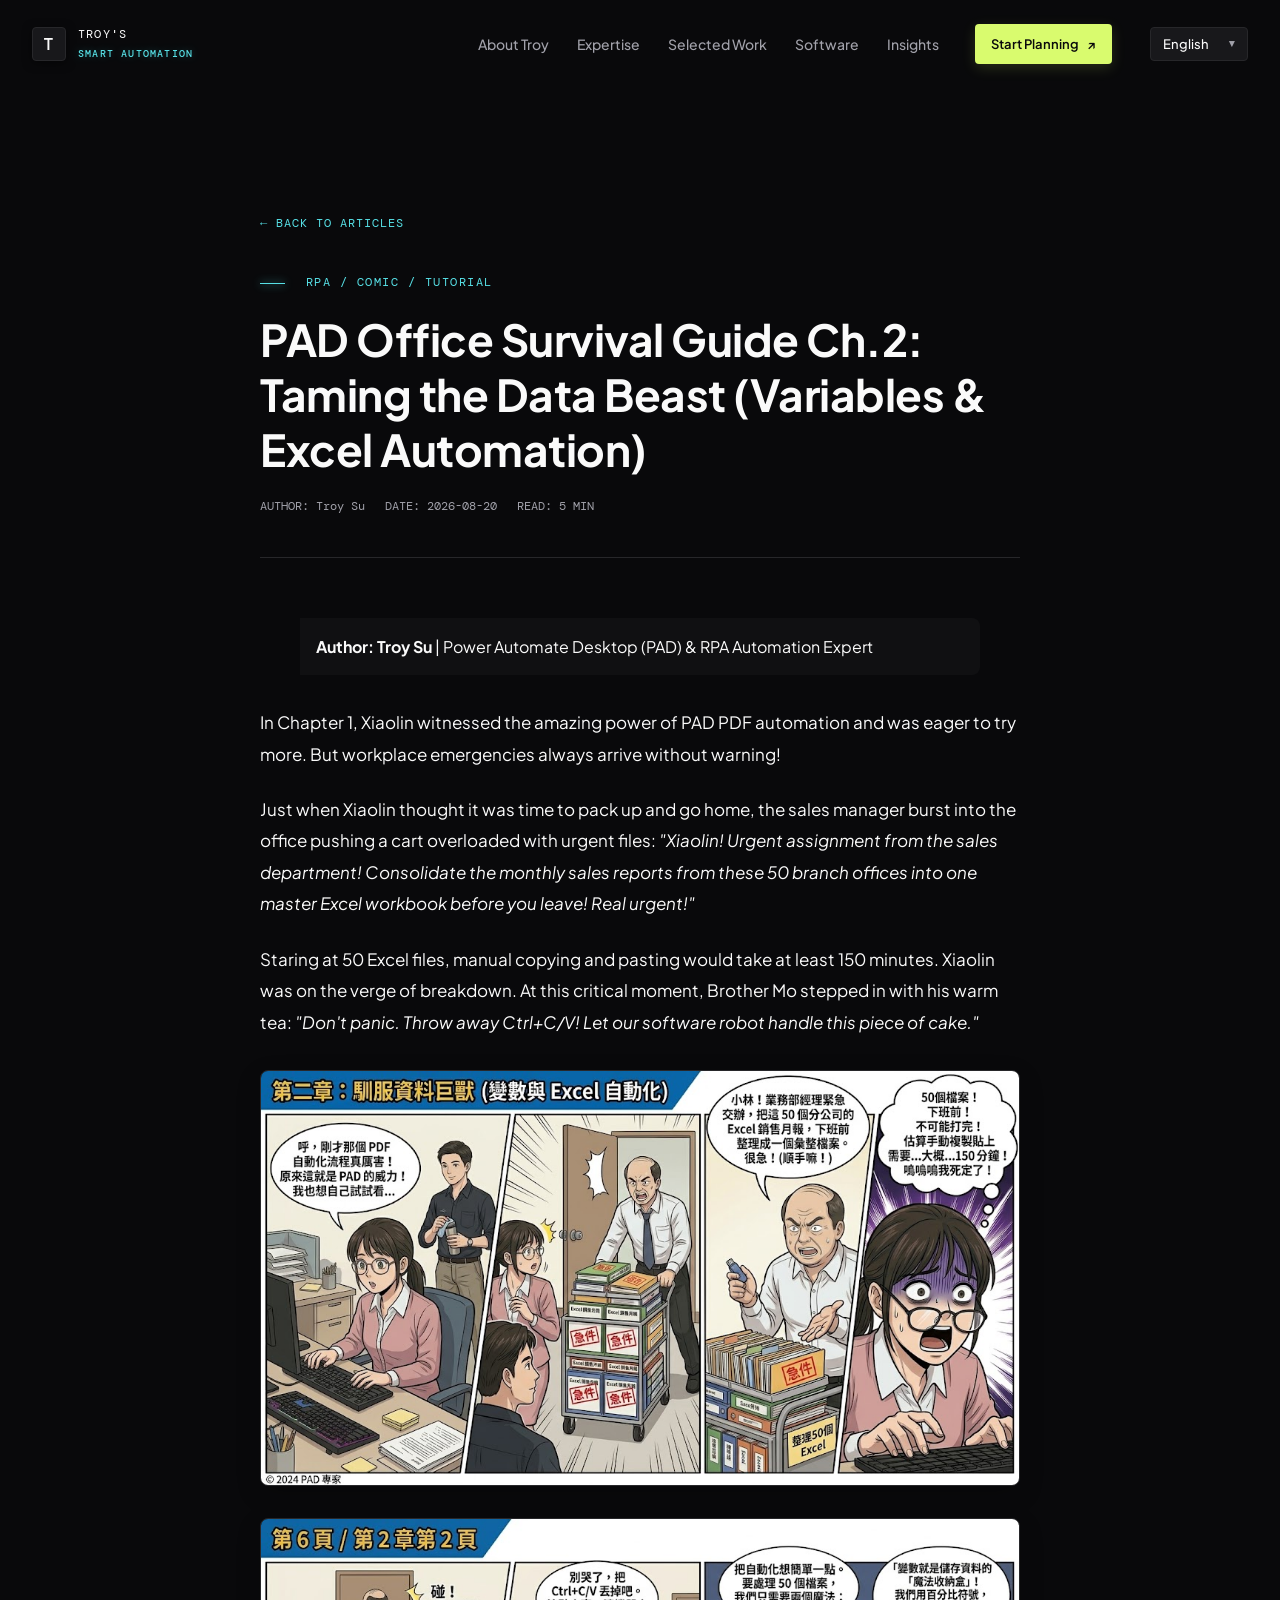
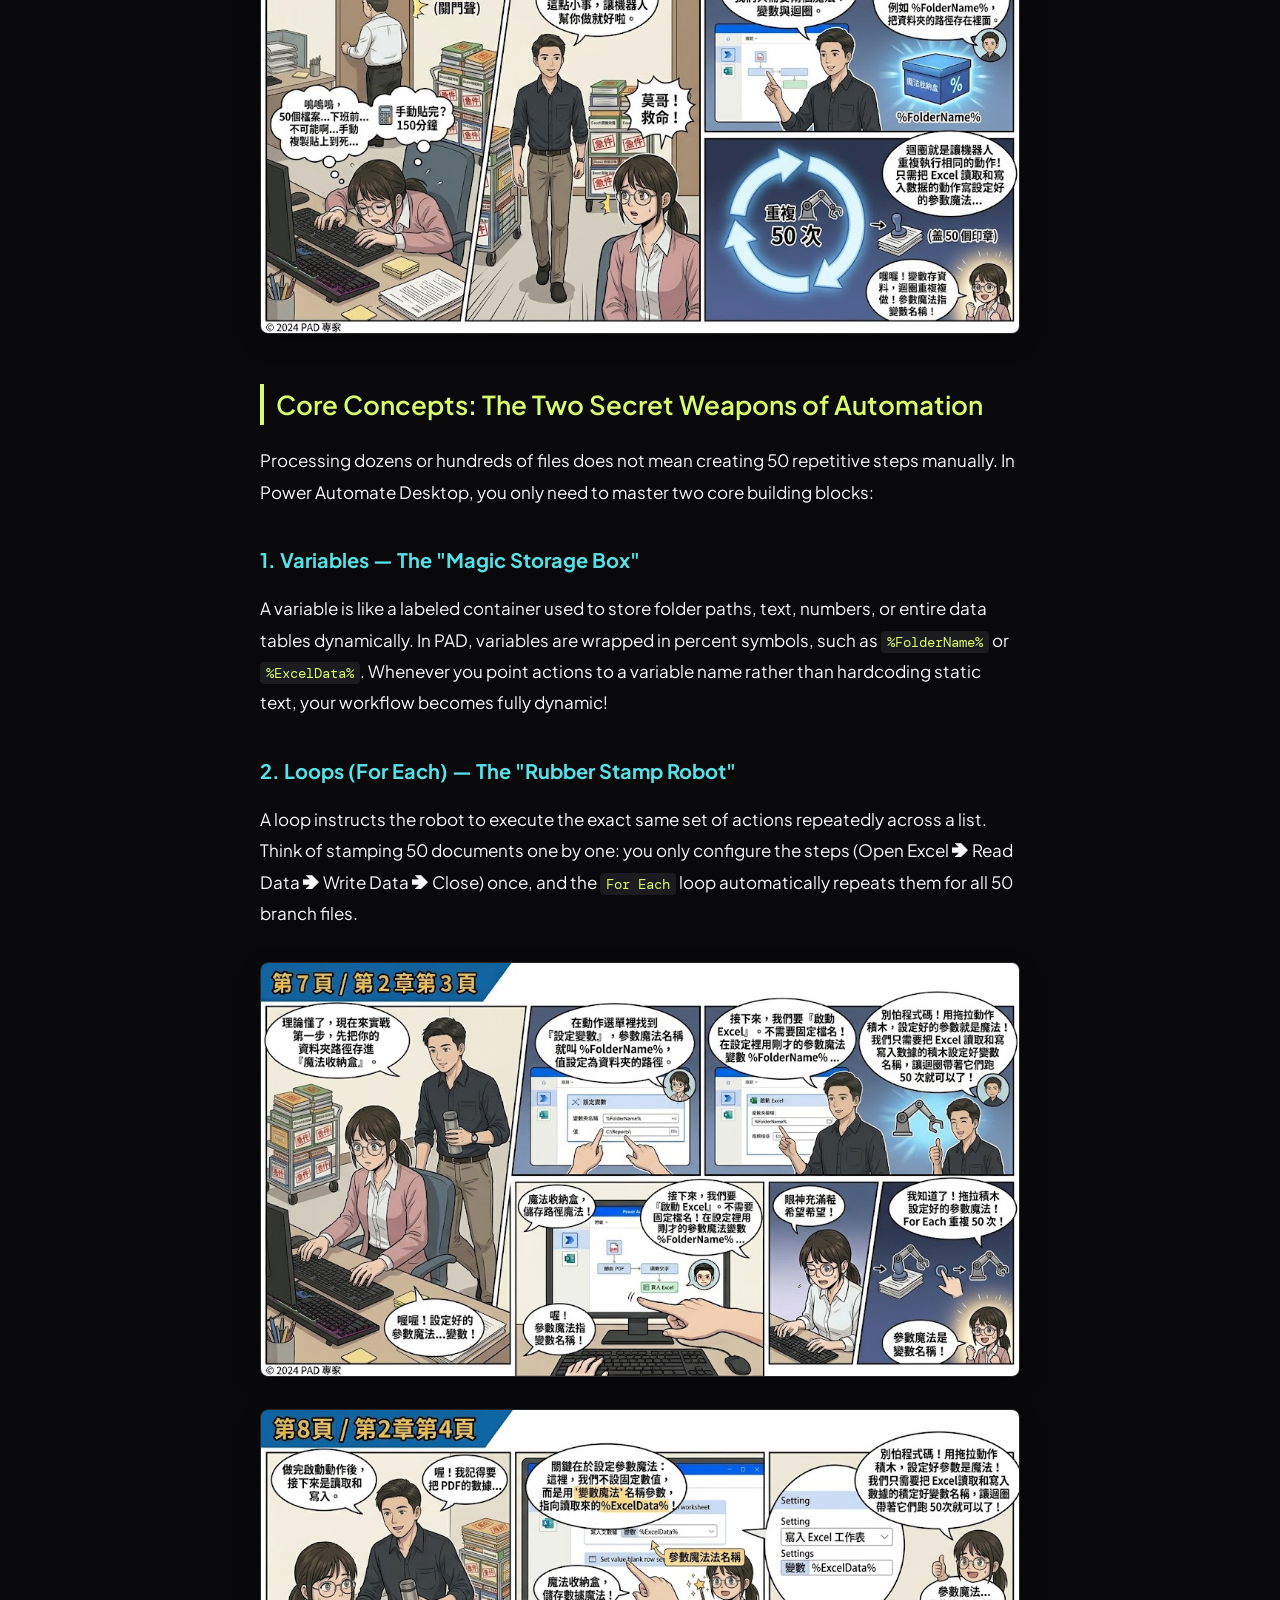
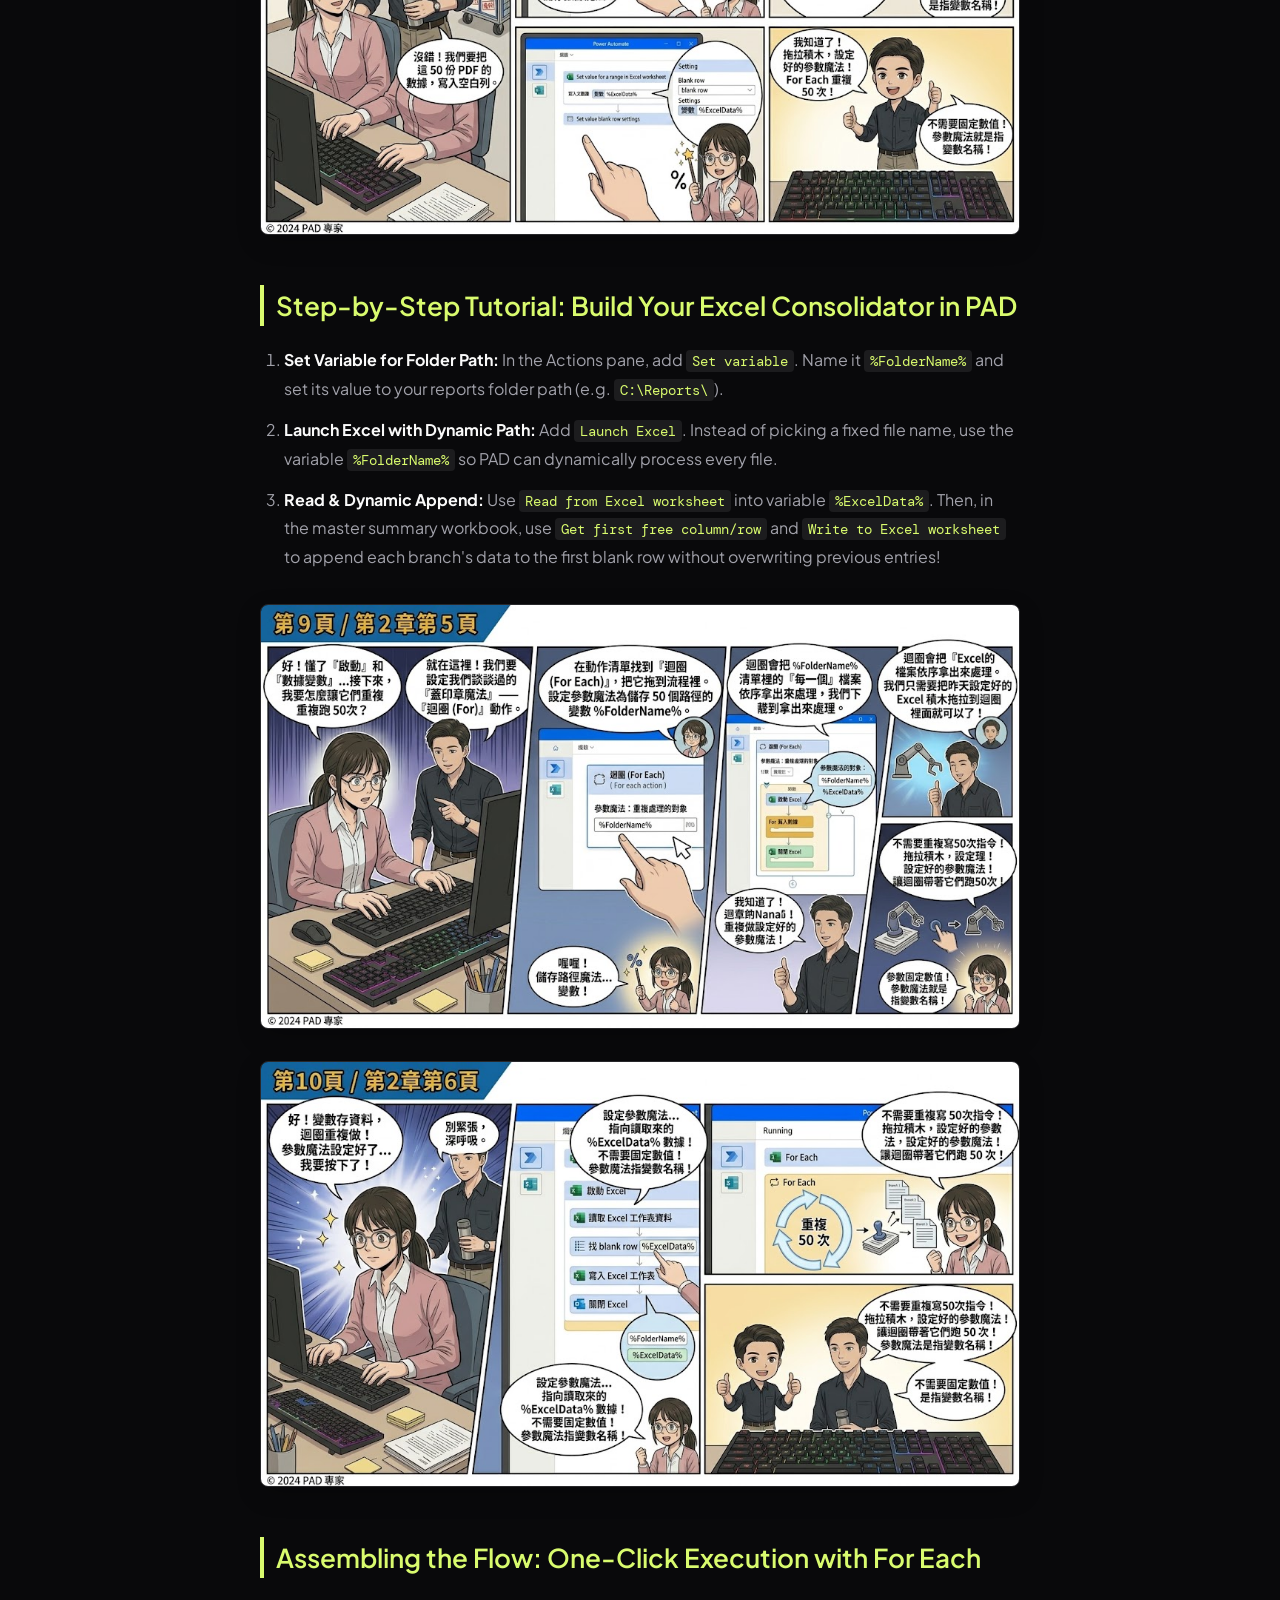
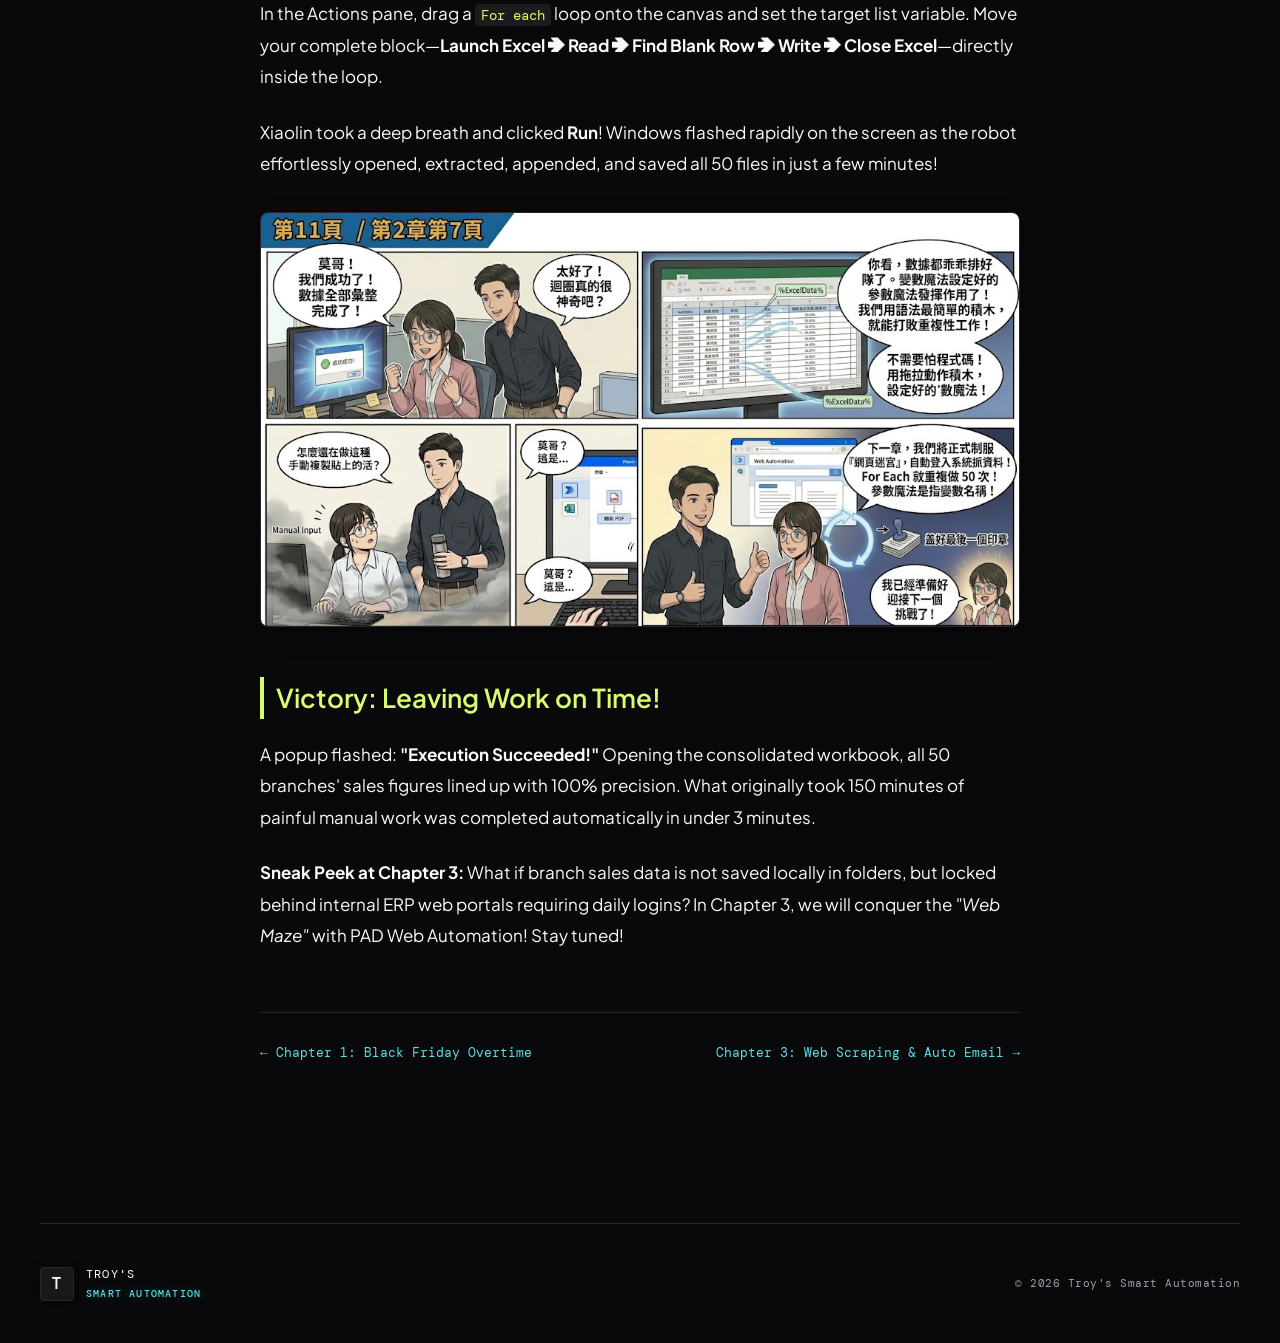
<file: pad-office-survival-guide-ch2.html>
﻿<!doctype html>
<html lang="zh-TW">
<head>
  <meta charset="utf-8" />
  <meta name="viewport" content="width=device-width, initial-scale=1" />
  
  <title>《PAD 辦公室生存記》第二章：馴服資料巨獸（變數與 Excel 自動化） | Troy Su 技術專欄 | Troy's Smart Automation</title>
  <meta name="title" content="《PAD 辦公室生存記》第二章：馴服資料巨獸（變數與 Excel 自動化） | Troy Su 技術專欄 | Troy's Smart Automation" />
  <meta name="description" content="50 份分公司 Excel 銷售月報下班前要彙整完？透過 Troy Su 的生動技術漫畫，帶你掌握 PAD 兩大法寶「變數收納盒」與「For Each 迴圈」，自動合併報表準時下班！" />
  <meta name="keywords" content="PAD, Power Automate Desktop, Excel 自動化, RPA, 變數, 迴圈, For Each, 自動化教學漫畫, 辦公室生存記, Troy Su" />
  <meta name="author" content="Troy Su" />
  <meta name="robots" content="index, follow, max-image-preview:large" />
  
  <meta property="og:type" content="article" />
  <meta property="og:url" content="https://troysuice.github.io/troy-smart-automation/pad-office-survival-guide-ch2.html" />
  <meta property="og:title" content="《PAD 辦公室生存記》第二章：馴服資料巨獸（變數與 Excel 自動化） | Troy Su" />
  <meta property="og:description" content="50 份分公司 Excel 銷售月報下班前要彙整完？透過 Troy Su 的生動技術漫畫，帶你掌握 PAD 兩大法寶「變數收納盒」與「For Each 迴圈」，自動合併報表準時下班！" />
  <meta property="og:image" content="https://troysuice.github.io/troy-smart-automation/assets/comic-2-1.jpg" />

  <meta property="twitter:card" content="summary_large_image" />
  <meta property="twitter:url" content="https://troysuice.github.io/troy-smart-automation/pad-office-survival-guide-ch2.html" />
  <meta property="twitter:title" content="《PAD 辦公室生存記》第二章：馴服資料巨獸（變數與 Excel 自動化） | Troy Su" />
  <meta property="twitter:description" content="50 份分公司 Excel 銷售月報下班前要彙整完？透過 Troy Su 的生動技術漫畫，帶你掌握 PAD 兩大法寶「變數收納盒」與「For Each 迴圈」，自動合併報表準時下班！" />
  <meta property="twitter:image" content="https://troysuice.github.io/troy-smart-automation/assets/comic-2-1.jpg" />

  <link rel="canonical" href="https://troysuice.github.io/troy-smart-automation/pad-office-survival-guide-ch2.html" />
  
  <script type="application/ld+json">
  {
    "@context": "https://schema.org",
    "@type": "TechArticle",
    "headline": "《PAD 辦公室生存記》第二章：馴服資料巨獸（變數與 Excel 自動化）",
    "image": [
      "https://troysuice.github.io/troy-smart-automation/assets/comic-2-1.jpg"
    ],
    "author": {
      "@type": "Person",
      "name": "Troy Su"
    },
    "publisher": {
      "@type": "Organization",
      "name": "Troy's Smart Automation"
    },
    "datePublished": "2026-08-20",
    "dateModified": "2026-08-20",
    "description": "50 份分公司 Excel 銷售月報下班前要彙整完？透過 Troy Su 的生動技術漫畫，帶你掌握 PAD 兩大法寶「變數收納盒」與「For Each 迴圈」，自動合併報表準時下班！",
    "keywords": "PAD, Power Automate Desktop, Excel 自動化, RPA, 變數, 迴圈, For Each, 自動化教學漫畫"
  }
  </script>

  <link rel="preconnect" href="https://fonts.googleapis.com" />
  <link rel="preconnect" href="https://fonts.gstatic.com" crossorigin />
  <link href="https://fonts.googleapis.com/css2?family=DM+Mono:wght@400;500&family=Plus+Jakarta+Sans:ital,wght@0,400;0,500;0,600;0,700;1,400&family=Noto+Sans+TC:wght@400;500;600;700&family=Noto+Sans+JP:wght@400;500;700&family=Noto+Sans+KR:wght@400;500;700&family=Noto+Sans+SC:wght@400;500;700&display=swap" rel="stylesheet" />
  <link rel="stylesheet" href="styles.css?v=1.1" />
  <style>
    .article-wrap {
      padding: 120px 0 80px;
      max-width: 760px;
      margin: auto;
    }
    .article-header {
      margin-bottom: 60px;
      border-bottom: 1px solid var(--line);
      padding-bottom: 40px;
    }
    .article-header h1 {
      font-size: clamp(30px, 4.5vw, 44px);
      line-height: 1.25;
      margin: 20px 0;
      letter-spacing: -0.5px;
    }
    .article-meta {
      display: flex;
      gap: 20px;
      color: var(--muted);
      font-family: "DM Mono", monospace;
      font-size: 12px;
      margin-top: 20px;
    }
    .article-content h2 {
      font-size: 26px;
      color: var(--lime);
      margin: 50px 0 20px;
      font-weight: 600;
      border-left: 4px solid var(--lime);
      padding-left: 12px;
    }
    .article-content h3 {
      font-size: 20px;
      color: var(--cyan);
      margin: 36px 0 14px;
    }
    .article-content p {
      font-size: 17px;
      line-height: 1.85;
      color: var(--text);
      margin-bottom: 24px;
    }
    .article-content ul, .article-content ol {
      font-size: 16px;
      line-height: 1.8;
      color: var(--muted);
      margin-bottom: 32px;
      padding-left: 24px;
    }
    .article-content li {
      margin-bottom: 12px;
    }
    .article-content li strong {
      color: var(--text);
    }
    .article-content img {
      width: 100%;
      border-radius: 8px;
      border: 1px solid var(--line);
      margin: 32px 0;
      display: block;
      box-shadow: 0 8px 24px rgba(0,0,0,0.2);
    }
    .back-btn {
      display: inline-block;
      margin-bottom: 40px;
      color: var(--cyan);
      text-decoration: none;
      font-family: "DM Mono", monospace;
      font-size: 12px;
      letter-spacing: 1px;
    }
    .back-btn:hover {
      text-decoration: underline;
    }
    blockquote.author-note {
      border-left: 4px solid var(--accent);
      padding-left: 1rem;
      margin-bottom: 2rem;
      color: var(--text-muted);
      background: rgba(255,255,255,0.03);
      padding: 1rem;
      border-radius: 0 8px 8px 0;
    }
    .chapter-nav {
      display: flex;
      justify-content: space-between;
      gap: 16px;
      margin-top: 60px;
      padding-top: 30px;
      border-top: 1px solid var(--line);
      font-family: "DM Mono", monospace;
      font-size: 13px;
    }
    .chapter-nav a {
      color: var(--cyan);
      text-decoration: none;
      display: inline-flex;
      align-items: center;
      gap: 6px;
    }
    .chapter-nav a:hover {
      text-decoration: underline;
    }
    .code-pill {
      background: rgba(255, 255, 255, 0.08);
      color: var(--lime);
      padding: 2px 6px;
      border-radius: 4px;
      font-family: "DM Mono", monospace;
      font-size: 14px;
    }
  </style>
</head>
<body>
  <div class="noise" aria-hidden="true"></div>
  
  <header class="site-header">
    <a class="brand" href="index.html" aria-label="Home">
      <span class="brand-mark">T</span>
      <span>TROY'S<br><b>SMART AUTOMATION</b></span>
    </a>
    <button class="menu-toggle" aria-controls="main-nav" aria-expanded="false">
      <span></span><span></span><span></span><i data-i18n="menu">Menu</i>
    </button>
    <nav id="main-nav" class="main-nav" aria-label="Main Navigation">
      <a href="index.html#about" data-i18n="nav_about">About Troy</a>
      <a href="index.html#expertise" data-i18n="nav_expertise">Expertise</a>
      <a href="index.html#work" data-i18n="nav_work">Selected Work</a>
      <a href="index.html#software" data-i18n="nav_software">Software</a>
      <a href="articles.html" data-i18n="nav_articles">Insights</a>
      <a class="nav-cta" href="index.html#contact"><span data-i18n="nav_contact">Start Planning</span> <span>↗</span></a>
      <div class="lang-selector-wrapper">
        <select id="lang-select" class="lang-select" aria-label="Select Language">
          <option value="en">English</option>
          <option value="zh-TW">繁體中文</option>
          <option value="zh-CN">简体中文</option>
          <option value="ja">日本語</option>
          <option value="ko">한국어</option>
        </select>
      </div>
    </nav>
  </header>

  <main class="article-wrap">
    <a href="articles.html" class="back-btn">← BACK TO ARTICLES</a>
    
    <!-- ==================== English Block ==================== -->
    <div data-lang-block="en">
      <header class="article-header">
        <p class="eyebrow"><span></span> RPA / COMIC / TUTORIAL</p>
        <h1>PAD Office Survival Guide Ch.2: Taming the Data Beast (Variables & Excel Automation)</h1>
        <div class="article-meta">
          <span>AUTHOR: Troy Su</span>
          <span>DATE: 2026-08-20</span>
          <span>READ: 5 MIN</span>
        </div>
      </header>
      <div class="article-content">
        <blockquote class="author-note">
          <strong>Author: Troy Su</strong> | Power Automate Desktop (PAD) & RPA Automation Expert
        </blockquote>
        <p>In Chapter 1, Xiaolin witnessed the amazing power of PAD PDF automation and was eager to try more. But workplace emergencies always arrive without warning!</p>
        <p>Just when Xiaolin thought it was time to pack up and go home, the sales manager burst into the office pushing a cart overloaded with urgent files: <em>"Xiaolin! Urgent assignment from the sales department! Consolidate the monthly sales reports from these 50 branch offices into one master Excel workbook before you leave! Real urgent!"</em></p>
        <p>Staring at 50 Excel files, manual copying and pasting would take at least 150 minutes. Xiaolin was on the verge of breakdown. At this critical moment, Brother Mo stepped in with his warm tea: <em>"Don't panic. Throw away Ctrl+C/V! Let our software robot handle this piece of cake."</em></p>
        
        <img src="assets/comic-2-1.jpg" alt="PAD Office Survival Guide Ch2: 50 Excel Files Overtime Crisis" loading="lazy">
        <img src="assets/comic-2-2.jpg" alt="PAD Office Survival Guide Ch2: Core Concepts - Variables and Loops" loading="lazy">
        
        <h2>Core Concepts: The Two Secret Weapons of Automation</h2>
        <p>Processing dozens or hundreds of files does not mean creating 50 repetitive steps manually. In Power Automate Desktop, you only need to master two core building blocks:</p>
        
        <h3>1. Variables — The "Magic Storage Box"</h3>
        <p>A variable is like a labeled container used to store folder paths, text, numbers, or entire data tables dynamically. In PAD, variables are wrapped in percent symbols, such as <code class="code-pill">%FolderName%</code> or <code class="code-pill">%ExcelData%</code>. Whenever you point actions to a variable name rather than hardcoding static text, your workflow becomes fully dynamic!</p>

        <h3>2. Loops (For Each) — The "Rubber Stamp Robot"</h3>
        <p>A loop instructs the robot to execute the exact same set of actions repeatedly across a list. Think of stamping 50 documents one by one: you only configure the steps (Open Excel ➔ Read Data ➔ Write Data ➔ Close) once, and the <code class="code-pill">For Each</code> loop automatically repeats them for all 50 branch files.</p>
        
        <img src="assets/comic-2-3.jpg" alt="PAD Office Survival Guide Ch2: Setting Variables and Launching Excel" loading="lazy">
        <img src="assets/comic-2-4.jpg" alt="PAD Office Survival Guide Ch2: Reading Data and Writing to Blank Rows" loading="lazy">
        
        <h2>Step-by-Step Tutorial: Build Your Excel Consolidator in PAD</h2>
        <ol>
          <li><strong>Set Variable for Folder Path:</strong> In the Actions pane, add <code class="code-pill">Set variable</code>. Name it <code class="code-pill">%FolderName%</code> and set its value to your reports folder path (e.g. <code class="code-pill">C:\Reports\</code>).</li>
          <li><strong>Launch Excel with Dynamic Path:</strong> Add <code class="code-pill">Launch Excel</code>. Instead of picking a fixed file name, use the variable <code class="code-pill">%FolderName%</code> so PAD can dynamically process every file.</li>
          <li><strong>Read & Dynamic Append:</strong> Use <code class="code-pill">Read from Excel worksheet</code> into variable <code class="code-pill">%ExcelData%</code>. Then, in the master summary workbook, use <code class="code-pill">Get first free column/row</code> and <code class="code-pill">Write to Excel worksheet</code> to append each branch's data to the first blank row without overwriting previous entries!</li>
        </ol>

        <img src="assets/comic-2-5.jpg" alt="PAD Office Survival Guide Ch2: Dragging Actions into For Each Loop" loading="lazy">
        <img src="assets/comic-2-6.jpg" alt="PAD Office Survival Guide Ch2: Running the 50x Automated Workflow" loading="lazy">
        
        <h2>Assembling the Flow: One-Click Execution with For Each</h2>
        <p>In the Actions pane, drag a <code class="code-pill">For each</code> loop onto the canvas and set the target list variable. Move your complete block—<strong>Launch Excel ➔ Read ➔ Find Blank Row ➔ Write ➔ Close Excel</strong>—directly inside the loop.</p>
        <p>Xiaolin took a deep breath and clicked <strong>Run</strong>! Windows flashed rapidly on the screen as the robot effortlessly opened, extracted, appended, and saved all 50 files in just a few minutes!</p>
        
        <img src="assets/comic-2-7.jpg" alt="PAD Office Survival Guide Ch2: Mission Complete & Next Chapter Preview" loading="lazy">
        
        <h2>Victory: Leaving Work on Time!</h2>
        <p>A popup flashed: <strong>"Execution Succeeded!"</strong> Opening the consolidated workbook, all 50 branches' sales figures lined up with 100% precision. What originally took 150 minutes of painful manual work was completed automatically in under 3 minutes.</p>
        <p><strong>Sneak Peek at Chapter 3:</strong> What if branch sales data is not saved locally in folders, but locked behind internal ERP web portals requiring daily logins? In Chapter 3, we will conquer the <em>"Web Maze"</em> with PAD Web Automation! Stay tuned!</p>

        <div class="chapter-nav">
          <a href="pad-office-survival-guide.html">← Chapter 1: Black Friday Overtime</a>
          <a href="pad-office-survival-guide-ch3.html">Chapter 3: Web Scraping & Auto Email →</a>
        </div>
      </div>
    </div>

    <!-- ==================== Traditional Chinese Block ==================== -->
    <div data-lang-block="zh-TW">
      <header class="article-header">
        <p class="eyebrow"><span></span> RPA / COMIC / TUTORIAL</p>
        <h1>《PAD 辦公室生存記》第二章：馴服資料巨獸（變數與 Excel 自動化）</h1>
        <div class="article-meta">
          <span>AUTHOR: Troy Su</span>
          <span>DATE: 2026-08-20</span>
          <span>READ: 5 MIN</span>
        </div>
      </header>
      <div class="article-content">
        <blockquote class="author-note">
          <strong>作者：Troy Su</strong> | Power Automate Desktop (PAD) 與 RPA 自動化專家
        </blockquote>
        <p>在第一章中，小林親身體會了 PAD 處理 PDF 自動化的強大威力，正躍躍欲試想多學幾招。然而，職場上的危機總是來得猝不及防——</p>
        <p>正當小林以為今天終於能準時收拾包袱下班時，辦公室大門被猛然推開！業務部經理推著整整一推車的「急件」檔案大喊：<em>「小林！業務部緊急交辦，把這 50 個分公司的 Excel 銷售月報，下班前整理成一個彙整檔案。很急！（順手嘛！）」</em></p>
        <p>看著眼前堆積如山的 50 份檔案，手動複製貼上少說要 150 分鐘，眼看黑色星期五又要淪陷為加班地獄……這時，莫哥再次端著保溫杯現身救援：<em>「別哭了，把 Ctrl+C / Ctrl+V 丟掉吧。這點小事，讓機器人幫你做好啦！」</em></p>
        
        <img src="assets/comic-2-1.jpg" alt="PAD 辦公室生存記 第二章第1頁：50 份 Excel 的加班危機" loading="lazy">
        <img src="assets/comic-2-2.jpg" alt="PAD 辦公室生存記 第二章第2頁：認識自動化的兩大法寶：變數與迴圈" loading="lazy">
        
        <h2>核心觀念：自動化的兩大關鍵法寶</h2>
        <p>想要一次性批次處理幾十個、甚至上百個檔案，根本不需要重複寫 50 次一模一樣的動作。在 RPA 的世界裡，只要掌握兩個核心概念：</p>
        
        <h3>1. 變數（Variable）—— 數據的「魔法收納盒」</h3>
        <p>變數就像一個貼了標籤的收納盒，用來隨時存放資料夾路徑、文字、數字或整張資料表。在 PAD 中，變數會用前後百分比符號包起來，例如 <code class="code-pill">%FolderName%</code> 或 <code class="code-pill">%ExcelData%</code>。只要把積木參數指向變數名稱，就能讓流程動態讀取不同資料，不再被寫死的數值綁架！</p>

        <h3>2. 迴圈（For Each Loop）—— 蓋印章機器人</h3>
        <p>迴圈就是讓機器人重複執行同一套動作。就像拿著同一顆印章依序在 50 份文件上蓋章一樣：我們只需要把「開啟 Excel ➔ 讀取數據 ➔ 寫入總表 ➔ 關閉檔案」的標準動作設定好一次，放進 <code class="code-pill">For Each</code> 迴圈中，機器人就會自動把 50 份檔案依序處理完畢。</p>
        
        <img src="assets/comic-2-3.jpg" alt="PAD 辦公室生存記 第二章第3頁：設定變數與啟動 Excel" loading="lazy">
        <img src="assets/comic-2-4.jpg" alt="PAD 辦公室生存記 第二章第4頁：讀取資料與動態寫入空白列" loading="lazy">
        
        <h2>實戰教學：4 步打造 Excel 自動彙整機器人</h2>
        <ol>
          <li><strong>設定變數存放資料夾路徑：</strong>在動作清單找到 <code class="code-pill">設定變數 (Set variable)</code>，變數名稱設為 <code class="code-pill">%FolderName%</code>，值指向存放 50 份月報的資料夾（如 <code class="code-pill">C:\Reports\</code>）。</li>
          <li><strong>動態啟動 Excel：</strong>加入 <code class="code-pill">啟動 Excel (Launch Excel)</code>，路徑設定使用變數 <code class="code-pill">%FolderName%</code>，<strong>不需要寫死固定檔案名稱</strong>。</li>
          <li><strong>讀取與動態寫入空白列：</strong>使用 <code class="code-pill">從 Excel 工作表讀取</code> 存入變數 <code class="code-pill">%ExcelData%</code>；在彙整總表中使用 <code class="code-pill">取得 Excel 工作表中第一個空閒的欄/列</code> 找到最新空行，再透過 <code class="code-pill">寫入 Excel 工作表</code> 依序寫入，確保資料絕不互相覆蓋！</li>
        </ol>

        <img src="assets/comic-2-5.jpg" alt="PAD 辦公室生存記 第二章第5頁：將動作放進 For Each 迴圈" loading="lazy">
        <img src="assets/comic-2-6.jpg" alt="PAD 辦公室生存記 第二章第6頁：按下執行，50 次重複工作自動跑完" loading="lazy">
        
        <h2>組合魔法：套入 For Each 迴圈一鍵執行</h2>
        <p>在動作清單找到 <code class="code-pill">迴圈 (For each)</code> 拖入流程，設定重複處理對象為檔案清單變數。將剛才設定好的 <strong>啟動 Excel ➔ 讀取資料 ➔ 尋找空白列 ➔ 寫入資料 ➔ 關閉 Excel</strong> 動作積木全部拖入迴圈內部。</p>
        <p>小林深吸一口氣，按下綠色的 <strong>「執行 (Run)」</strong> 按鈕！螢幕視窗飛速自動切換，機器人不知疲倦地在幾分鐘內自動讀取、合併並儲存了所有報表！</p>
        
        <img src="assets/comic-2-7.jpg" alt="PAD 辦公室生存記 第二章第7頁：數據完美彙整！預告第三章網頁自動化" loading="lazy">
        
        <h2>成果驗收：準時下班的奇蹟！</h2>
        <p>螢幕跳出 <strong>「執行成功」</strong> 的對話框！打開彙整完成的 Excel 總表，50 家分公司的數據整整齊齊排好隊，數千筆資料分毫不差！原本需要苦幹 150 分鐘的複製貼上，機器人 3 分鐘零失誤搞定！</p>
        <p><strong>下一章精彩預告：</strong>如果分公司的銷售數據不在本機資料夾，而是分散在每天都需要帳號密碼登入的內部 ERP 系統或廠商後台呢？第三章我們將正式制服「網頁迷宮」，學習 PAD 網頁自動登入與抓取！敬請期待！</p>

        <div class="chapter-nav">
          <a href="pad-office-survival-guide.html">← 第一章：黑色星期五的加班危機</a>
          <a href="pad-office-survival-guide-ch3.html">第三章：網頁資料抓取與自動郵寄大作戰 →</a>
        </div>
      </div>
    </div>

    <!-- ==================== Simplified Chinese Block ==================== -->
    <div data-lang-block="zh-CN">
      <header class="article-header">
        <p class="eyebrow"><span></span> RPA / COMIC / TUTORIAL</p>
        <h1>《PAD 办公室生存记》第二章：驯服数据巨兽（变量与 Excel 自动化）</h1>
        <div class="article-meta">
          <span>AUTHOR: Troy Su</span>
          <span>DATE: 2026-08-20</span>
          <span>READ: 5 MIN</span>
        </div>
      </header>
      <div class="article-content">
        <blockquote class="author-note">
          <strong>作者：Troy Su</strong> | Power Automate Desktop (PAD) 与 RPA 自动化专家
        </blockquote>
        <p>在第一章中，小林亲身体会了 PAD 处理 PDF 自动化的强大威力，正跃跃欲试想多学几招。然而，职场上的危机总是来得猝不及防——</p>
        <p>正当小林以为今天终于能准时收拾包袱下班时，办公室大门被猛然推开！业务部经理推着整整一推车的“急件”档案大喊：<em>“小林！业务部紧急交办，把这 50 个分公司的 Excel 销售月报，下班前整理成一个汇总档案。很急！（顺手嘛！）”</em></p>
        <p>看着眼前堆积如山的 50 份档案，手动复制粘贴少说要 150 分钟，眼看黑色星期五又要沦陷为加班地狱……这时，莫哥再次端着保温杯现身救援：<em>“别哭了，把 Ctrl+C / Ctrl+V 丢掉吧。这点小事，让机器人帮你做好啦！”</em></p>
        
        <img src="assets/comic-2-1.jpg" alt="PAD 办公室生存记 第二章第1页：50 份 Excel 的加班危机" loading="lazy">
        <img src="assets/comic-2-2.jpg" alt="PAD 办公室生存记 第二章第2页：认识自动化的两大法宝：变量与循环" loading="lazy">
        
        <h2>核心观念：自动化的两大关键法宝</h2>
        <p>想要一次性批量处理几十个、甚至上百个文件，根本不需要重复写 50 次一模一样的动作。在 RPA 的世界里，只要掌握两个核心概念：</p>
        
        <h3>1. 变量（Variable）—— 数据的“魔法收纳盒”</h3>
        <p>变量就像一个贴了标签的收纳盒，用来随时存放文件夹路径、文本、数字或整张数据表。在 PAD 中，变量会用前后百分比符号包起来，例如 <code class="code-pill">%FolderName%</code> 或 <code class="code-pill">%ExcelData%</code>。只要把积木参数指向变量名称，就能让流程动态读取不同数据，不再被写死的数值绑架！</p>

        <h3>2. 循环（For Each Loop）—— 盖印章机器人</h3>
        <p>循环就是让机器人重复执行同一套动作。就像拿着同一颗印章依次在 50 份文件上盖章一样：我们只需要把“打开 Excel ➔ 读取数据 ➔ 写入总表 ➔ 关闭文件”的标准动作设定好一次，放进 <code class="code-pill">For Each</code> 循环中，机器人就会自动把 50 份文件依次处理完毕。</p>
        
        <img src="assets/comic-2-3.jpg" alt="PAD 办公室生存记 第二章第3页：设定变量与启动 Excel" loading="lazy">
        <img src="assets/comic-2-4.jpg" alt="PAD 办公室生存记 第二章第4页：读取数据与动态写入空白行" loading="lazy">
        
        <h2>实战教学：4 步打造 Excel 自动汇总机器人</h2>
        <ol>
          <li><strong>设定变量存放文件夹路径：</strong>在动作清单找到 <code class="code-pill">设定变量 (Set variable)</code>，变量名称设为 <code class="code-pill">%FolderName%</code>，值指向存放 50 份月报的文件夹（如 <code class="code-pill">C:\Reports\</code>）。</li>
          <li><strong>动态启动 Excel：</strong>加入 <code class="code-pill">启动 Excel (Launch Excel)</code>，路径设定使用变量 <code class="code-pill">%FolderName%</code>，<strong>不需要写死固定文件名称</strong>。</li>
          <li><strong>读取与动态写入空白行：</strong>使用 <code class="code-pill">从 Excel 工作表读取</code> 存入变量 <code class="code-pill">%ExcelData%</code>；在汇总总表中使用 <code class="code-pill">取得 Excel 工作表中第一个空闲的列/行</code> 找到最新空行，再通过 <code class="code-pill">写入 Excel 工作表</code> 依次写入，确保数据绝不互相覆盖！</li>
        </ol>

        <img src="assets/comic-2-5.jpg" alt="PAD 办公室生存记 第二章第5页：将动作放进 For Each 循环" loading="lazy">
        <img src="assets/comic-2-6.jpg" alt="PAD 办公室生存记 第二章第6页：按下执行，50 次重复工作自动跑完" loading="lazy">
        
        <h2>组合魔法：套入 For Each 循环一键执行</h2>
        <p>在动作清单找到 <code class="code-pill">循环 (For each)</code> 拖入流程，设定重复处理对象为文件清单变量。将刚才设定好的 <strong>启动 Excel ➔ 读取数据 ➔ 寻找空白行 ➔ 写入数据 ➔ 关闭 Excel</strong> 动作积木全部拖入循环内部。</p>
        <p>小林深吸一口气，按下绿色的 <strong>“执行 (Run)”</strong> 按钮！屏幕窗口飞速自动切换，机器人在几分钟内自动读取、合并并保存了所有报表！</p>
        
        <img src="assets/comic-2-7.jpg" alt="PAD 办公室生存记 第二章第7页：数据完美汇总！预告第三章网页自动化" loading="lazy">
        
        <h2>成果验收：准时下班的奇迹！</h2>
        <p>屏幕跳出 <strong>“执行成功”</strong> 的对话框！打开汇总完成的 Excel 总表，50 家分公司的数据整整齐齐排好队，数千条数据分毫不差！原本需要苦干 150 分钟的复制粘贴，机器人 3 分钟零失误搞定！</p>
        <p><strong>下一章精彩预告：</strong>如果分公司的销售数据不在本机文件夹，而是分散在每天都需要账号密码登录的内部 ERP 系统或厂商后台呢？第三章我们将正式制服“网页迷宫”，学习 PAD 网页自动登录与抓取！敬请期待！</p>

        <div class="chapter-nav">
          <a href="pad-office-survival-guide.html">← 第一章：黑色星期五的加班危机</a>
          <a href="pad-office-survival-guide-ch3.html">第三章：网页数据抓取与自动邮件大作战 →</a>
        </div>
      </div>
    </div>

    <!-- ==================== Japanese Block ==================== -->
    <div data-lang-block="ja">
      <header class="article-header">
        <p class="eyebrow"><span></span> RPA / COMIC / TUTORIAL</p>
        <h1>PADオフィスサバイバルガイド 第二章：データの怪物を手懐ける（変数とExcel自動化）</h1>
        <div class="article-meta">
          <span>AUTHOR: Troy Su</span>
          <span>DATE: 2026-08-20</span>
          <span>READ: 5 MIN</span>
        </div>
      </header>
      <div class="article-content">
        <blockquote class="author-note">
          <strong>著者：Troy Su</strong> | Power Automate Desktop (PAD) および RPA 自動化エキスパート
        </blockquote>
        <p>第1章でPADによるPDF自動化の威力を体感した小林は、さらなる挑戦に意欲を燃やしていました。しかし、職場のピンチは常に突然訪れます——</p>
        <p>定時で帰ろうとしたその時、営業部長がワゴンいっぱいの至急書類を押して飛び込んできました：<em>「小林さん！営業部からの至急案件だ。この50支店のExcel売上月報を退社までに1つのファイルにまとめてくれ！（ついでに頼むよ！）」</em></p>
        <p>山積みの50ファイルを前に、手動コピー＆ペーストなら最低でも150分……絶望する小林の元に、莫兄（モー・ガー）が温かいお茶を持って現れました：<em>「泣かないで、Ctrl+CとCtrl+Vは捨てちゃいな。こんなのロボットにやらせれば一瞬だよ！」</em></p>
        
        <img src="assets/comic-2-1.jpg" alt="PADオフィスサバイバルガイド 第2章 1/7" loading="lazy">
        <img src="assets/comic-2-2.jpg" alt="PADオフィスサバイバルガイド 第2章 2/7" loading="lazy">
        
        <h2>核心概念：自動化を支える2大魔法</h2>
        <p>何十、何百ものファイルを処理するために、50回同じ手順を書く必要はありません。RPAでは次の2つの概念さえ押さえれば完璧です：</p>
        
        <h3>1. 変数（Variable）—— データの「魔法の収納ボックス」</h3>
        <p>変数は、フォルダパスやテキスト、数値、データ表を保管しておくラベル付きの箱です。PADでは <code class="code-pill">%FolderName%</code> や <code class="code-pill">%ExcelData%</code> のようにパーセント記号で囲みます。固定値ではなく変数名を指定することで、動的に柔軟な処理が可能になります。</p>

        <h3>2. ループ（For Each）—— スタンプ押しロボット</h3>
        <p>ループとは、ロボットに同じ動作を繰り返し実行させる仕組みです。50通の書類に順番にスタンプを押すように、「Excel起動 ➔ データ読取 ➔ 集計表書込 ➔ 閉じる」という一連の動作を1度設定して <code class="code-pill">For Each</code> に入れるだけで、全ファイルを自動処理します。</p>
        
        <img src="assets/comic-2-3.jpg" alt="PADオフィスサバイバルガイド 第2章 3/7" loading="lazy">
        <img src="assets/comic-2-4.jpg" alt="PADオフィスサバイバルガイド 第2章 4/7" loading="lazy">
        
        <h2>実践ガイド：Excel自動集計フローの構築</h2>
        <ol>
          <li><strong>フォルダパスを変数に設定：</strong>アクションから <code class="code-pill">変数の設定</code> を配置し、変数名 <code class="code-pill">%FolderName%</code> にレポート格納先パス（例: <code class="code-pill">C:\Reports\</code>）を設定します。</li>
          <li><strong>動的にExcelを起動：</strong><code class="code-pill">Excel の起動</code> アクションで、ファイル名を直接固定せず変数 <code class="code-pill">%FolderName%</code> を指定します。</li>
          <li><strong>データの読取と空白行への追記：</strong><code class="code-pill">Excel ワークシートからの読み取り</code> でデータを <code class="code-pill">%ExcelData%</code> に格納。集計先では <code class="code-pill">Excel ワークシートの最初の空の列/行を取得</code> を使って空行を特定し、<code class="code-pill">Excel ワークシートへの書き込み</code> でデータを追記します。</li>
        </ol>

        <img src="assets/comic-2-5.jpg" alt="PADオフィスサバイバルガイド 第2章 5/7" loading="lazy">
        <img src="assets/comic-2-6.jpg" alt="PADオフィスサバイバルガイド 第2章 6/7" loading="lazy">
        
        <h2>フローの結合：For Eachループでワンクリック実行</h2>
        <p><code class="code-pill">For each</code> ループを配置し、ファイル一覧変数を対象に設定します。先ほど作成した「Excel起動 ➔ 読取 ➔ 空白行取得 ➔ 書込 ➔ 閉じる」のブロックをループ内にドラッグします。</p>
        <p>小林が深呼吸して <strong>「実行 (Run)」</strong> ボタンを押すと、画面が自動で切り替わり、ロボットが瞬く間に50ファイルの集計を完了させました！</p>
        
        <img src="assets/comic-2-7.jpg" alt="PADオフィスサバイバルガイド 第2章 7/7" loading="lazy">
        
        <h2>成果と次回予告：定時退社の奇跡！</h2>
        <p>画面に「実行成功」のダイアログが表示されました。完成した集計表を開くと、50支店の全データが完璧に並んでいます。手作業で150分かかっていた作業が、わずか3分でノーミス完了です！</p>
        <p><strong>第3章の予告：</strong>売上データがローカルフォルダではなく、毎日のログインが必要な社内ERPシステムにある場合はどうする？次回はPADで「Webの迷宮」を攻略します！お楽しみに！</p>

        <div class="chapter-nav">
          <a href="pad-office-survival-guide.html">← 第一章：ブラックフライデー残業</a>
          <a href="pad-office-survival-guide-ch3.html">第三章：Webスクレイピングと自動メール大作戦 →</a>
        </div>
      </div>
    </div>

    <!-- ==================== Korean Block ==================== -->
    <div data-lang-block="ko">
      <header class="article-header">
        <p class="eyebrow"><span></span> RPA / COMIC / TUTORIAL</p>
        <h1>PAD 오피스 서바이벌 가이드 2장: 데이터 몬스터 길들이기 (변수와 Excel 자동화)</h1>
        <div class="article-meta">
          <span>AUTHOR: Troy Su</span>
          <span>DATE: 2026-08-20</span>
          <span>READ: 5 MIN</span>
        </div>
      </header>
      <div class="article-content">
        <blockquote class="author-note">
          <strong>저자: Troy Su</strong> | Power Automate Desktop (PAD) 및 RPA 자동화 전문가
        </blockquote>
        <p>1장에서 PAD의 PDF 자동화 위력을 체험한 샤오린은 자신감이 붙었습니다. 하지만 직장의 위기는 늘 예고 없이 찾아옵니다——</p>
        <p>정시 퇴근을 준비하던 순간, 영업부장이 서류 카트를 밀고 들어와 외칩니다: <em>"샤오린! 긴급 업무야. 50개 지점의 Excel 매출 월보를 퇴근 전까지 하나의 종합 파일로 정리해 줘! 급해!"</em></p>
        <p>산더미 같은 50개 파일을 수동으로 복사·붙여넣기 하려면 최소 150분…… 절망에 빠진 샤오린에게 모 형(Mo-ge)이 다가옵니다: <em>"울지 마, Ctrl+C / Ctrl+V는 버려! 이런 일은 소프트웨어 로봇에게 맡기면 돼."</em></p>
        
        <img src="assets/comic-2-1.jpg" alt="PAD 오피스 서바이벌 가이드 2장 1/7" loading="lazy">
        <img src="assets/comic-2-2.jpg" alt="PAD 오피스 서바이벌 가이드 2장 2/7" loading="lazy">
        
        <h2>핵심 개념: 자동화의 2대 필살기</h2>
        <p>수십, 수백 개의 파일을 처리하기 위해 똑같은 작업을 50번 반복할 필요가 없습니다. RPA에서는 다음 두 가지만 알면 충분합니다:</p>
        
        <h3>1. 변수 (Variable) —— 데이터의 "마법 수납함"</h3>
        <p>변수는 폴더 경로, 텍스트, 숫자, 표 데이터를 담아두는 이름표 달린 상자입니다. PAD에서는 <code class="code-pill">%FolderName%</code>, <code class="code-pill">%ExcelData%</code>와 같이 퍼센트 기호로 감쌉니다. 고정된 값을 쓰지 않고 변수명을 지정하면 프로세스가 데이터를 동적으로 처리합니다.</p>

        <h3>2. 루프 (For Each Loop) —— 도장 찍기 로봇</h3>
        <p>루프는 로봇이 동일한 동작을 반복 수행하도록 합니다. 50장의 서류에 차례대로 도장을 찍듯이, 'Excel 실행 ➔ 데이터 읽기 ➔ 종합표 쓰기 ➔ 닫기' 단계를 한 번만 구성하여 <code class="code-pill">For Each</code>에 넣으면 로봇이 50개 파일을 자동으로 순회합니다.</p>
        
        <img src="assets/comic-2-3.jpg" alt="PAD 오피스 서바이벌 가이드 2장 3/7" loading="lazy">
        <img src="assets/comic-2-4.jpg" alt="PAD 오피스 서바이벌 가이드 2장 4/7" loading="lazy">
        
        <h2>실전 튜토리얼: Excel 자동 취합 로봇 만들기</h2>
        <ol>
          <li><strong>폴더 경로 변수 설정:</strong> 작업 목록에서 <code class="code-pill">변수 설정</code>을 추가하고, 변수명 <code class="code-pill">%FolderName%</code>에 보고서 폴더 경로(예: <code class="code-pill">C:\Reports\</code>)를 지정합니다.</li>
          <li><strong>동적 Excel 실행:</strong> <code class="code-pill">Excel 시작</code> 작업에서 고정 파일명 대신 변수 <code class="code-pill">%FolderName%</code>을 사용합니다.</li>
          <li><strong>데이터 읽기 및 빈 행 동적 쓰기:</strong> <code class="code-pill">Excel 워크시트에서 읽기</code>로 데이터를 <code class="code-pill">%ExcelData%</code>에 저장한 후, 종합 파일에서 <code class="code-pill">Excel 워크시트의 첫 번째 빈 열/행 가져오기</code>로 빈 줄을 찾아 <code class="code-pill">Excel 워크시트에 쓰기</code>로 순서대로 입력합니다.</li>
        </ol>

        <img src="assets/comic-2-5.jpg" alt="PAD 오피스 서바이벌 가이드 2장 5/7" loading="lazy">
        <img src="assets/comic-2-6.jpg" alt="PAD 오피스 서바이벌 가이드 2장 6/7" loading="lazy">
        
        <h2>흐름 결합: For Each 루프로 원클릭 실행</h2>
        <p><code class="code-pill">For each</code> 루프를 배치하고 파일 목록 변수를 지정한 뒤, <strong>Excel 실행 ➔ 읽기 ➔ 빈 행 찾기 ➔ 쓰기 ➔ 닫기</strong> 블록 전체를 루프 안으로 넣습니다.</p>
        <p>샤오린이 심호흡 후 <strong>실행 (Run)</strong> 버튼을 누르자 화면이 빠르게 전환되며 로봇이 단 몇 분 만에 50개 파일을 완벽하게 취합했습니다!</p>
        
        <img src="assets/comic-2-7.jpg" alt="PAD 오피스 서바이벌 가이드 2장 7/7" loading="lazy">
        
        <h2>성공과 다음 장 예고: 정시 퇴근의 기적!</h2>
        <p>화면에 "실행 성공" 알림이 떴습니다! 종합 문서를 열어보니 50개 지점의 데이터가 오차 없이 깔끔하게 정리되어 있었습니다. 150분 걸릴 작업을 단 3분 만에 무결점으로 끝냈습니다!</p>
        <p><strong>3장 예고:</strong> 지점 매출 데이터가 로컬 폴더가 아니라 매일 로그인이 필요한 내부 ERP 웹 시스템에 있다면? 다음 장에서는 PAD 웹 자동화로 '웹의 미로'를 정복합니다!</p>

        <div class="chapter-nav">
          <a href="pad-office-survival-guide.html">← 1장: 블랙 프라이데이 야근</a>
          <a href="pad-office-survival-guide-ch3.html">3장: 웹 스크래핑과 자동 이메일 대작전 →</a>
        </div>
      </div>
    </div>
  </main>

  <footer class="site-footer section-wrap" style="border-top: 1px solid var(--line); margin-top: 80px;">
    <a class="brand" href="index.html">
      <span class="brand-mark">T</span>
      <span>TROY'S<br><b>SMART AUTOMATION</b></span>
    </a>
    <p>© 2026 Troy's Smart Automation</p>
  </footer>
  
  <script src="script.js?v=1.4"></script>
</body>
</html>
</file>
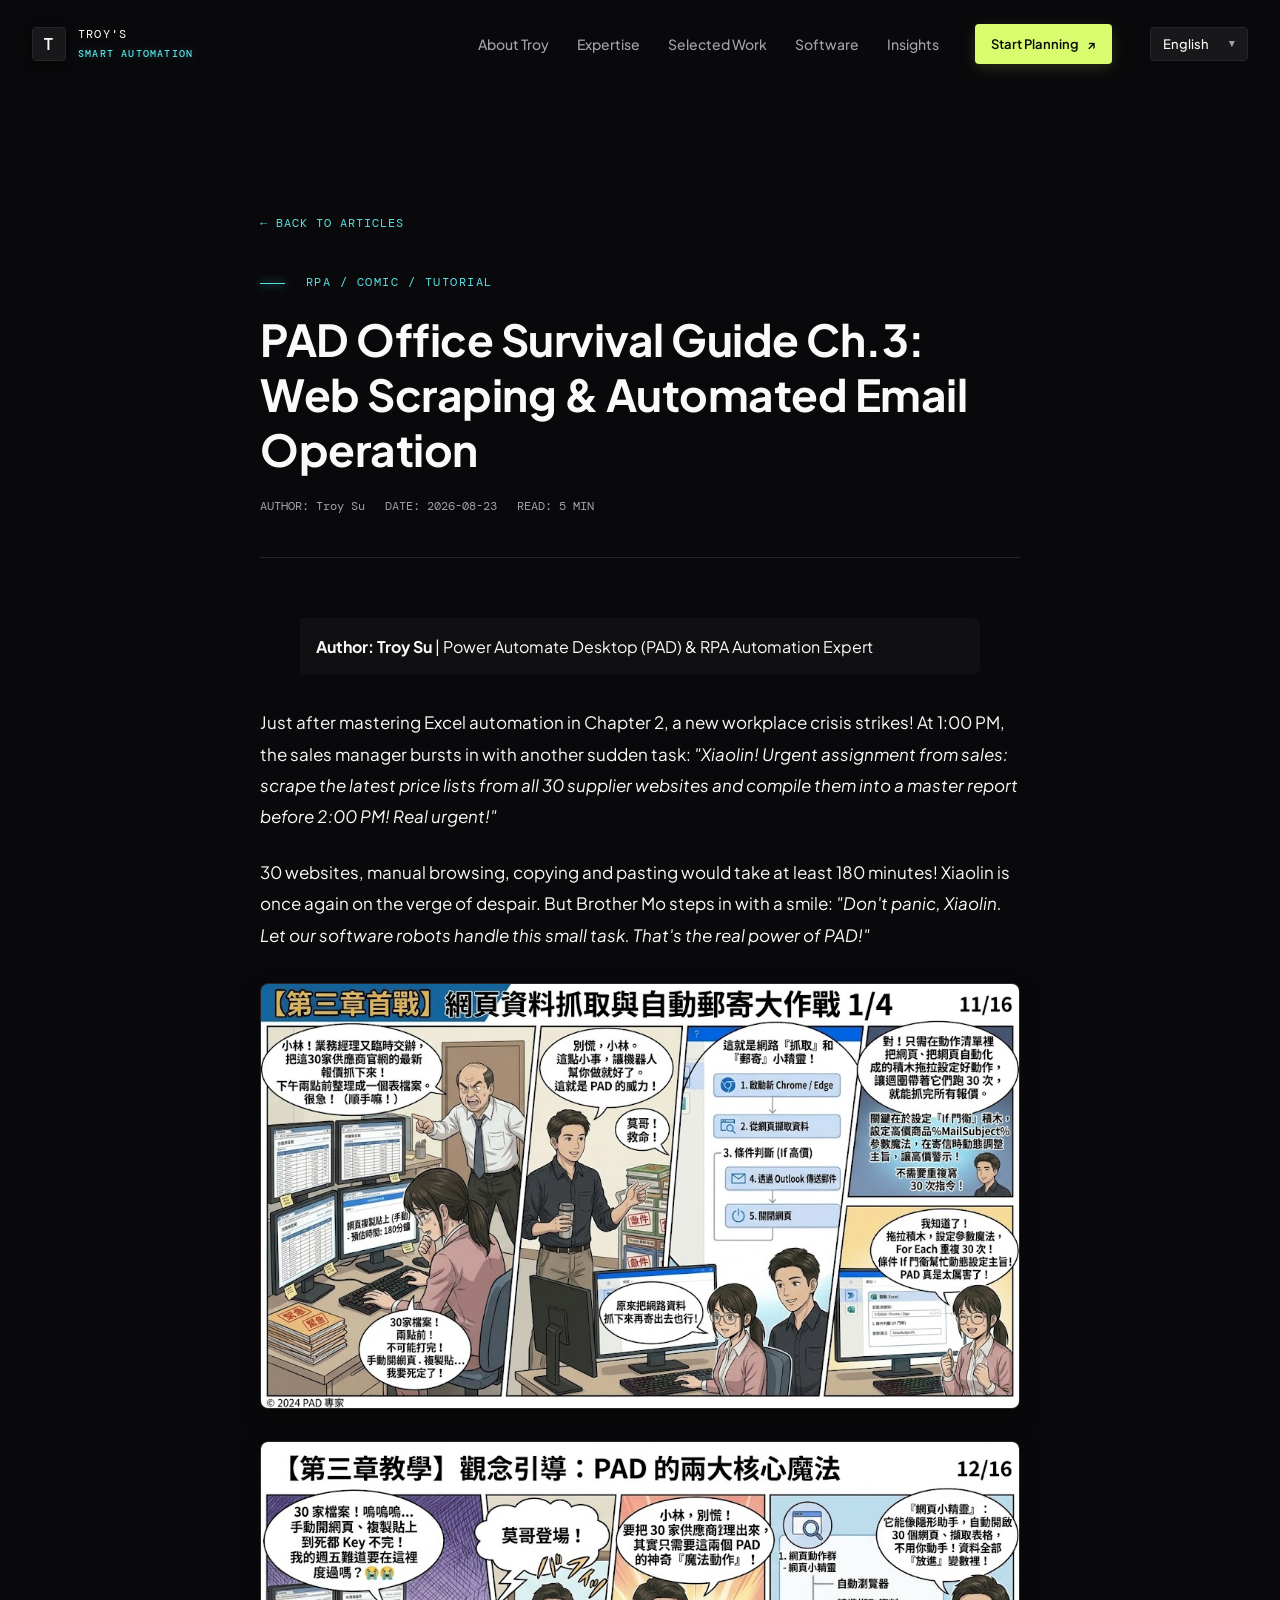
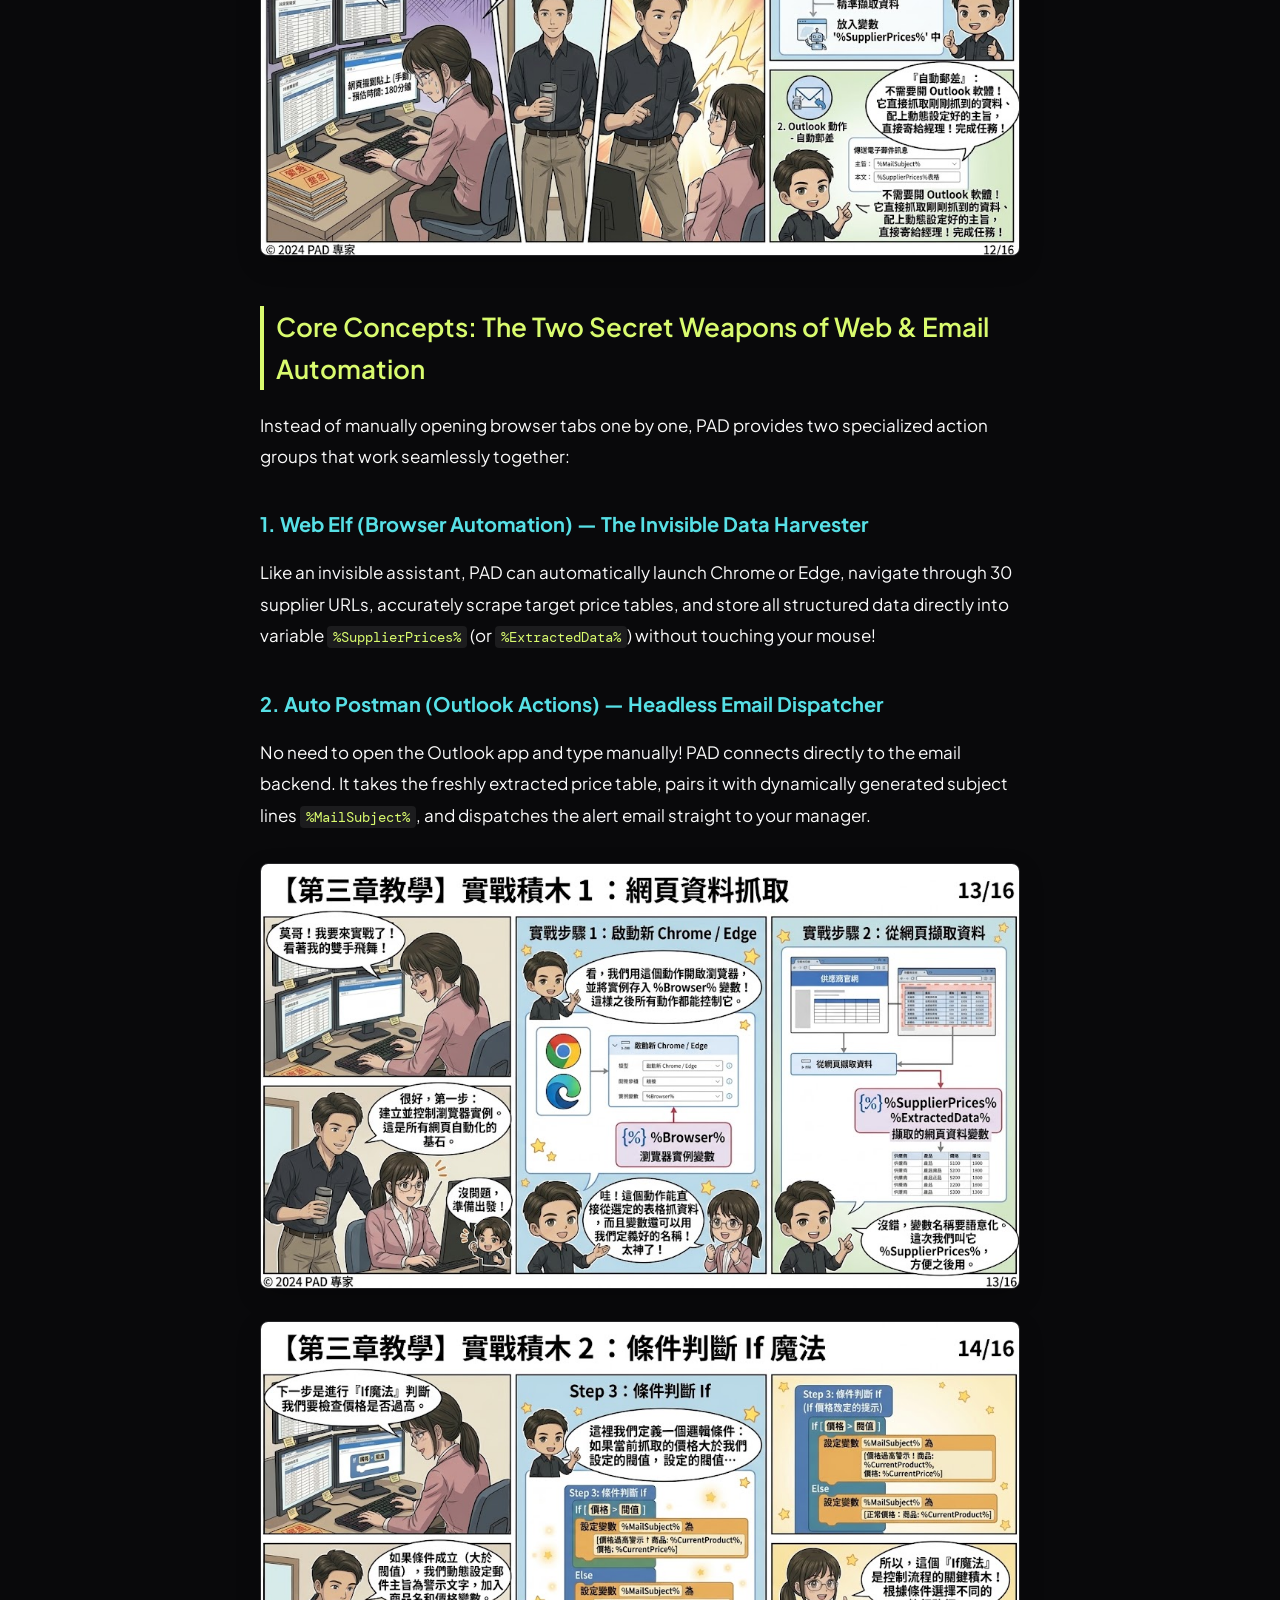
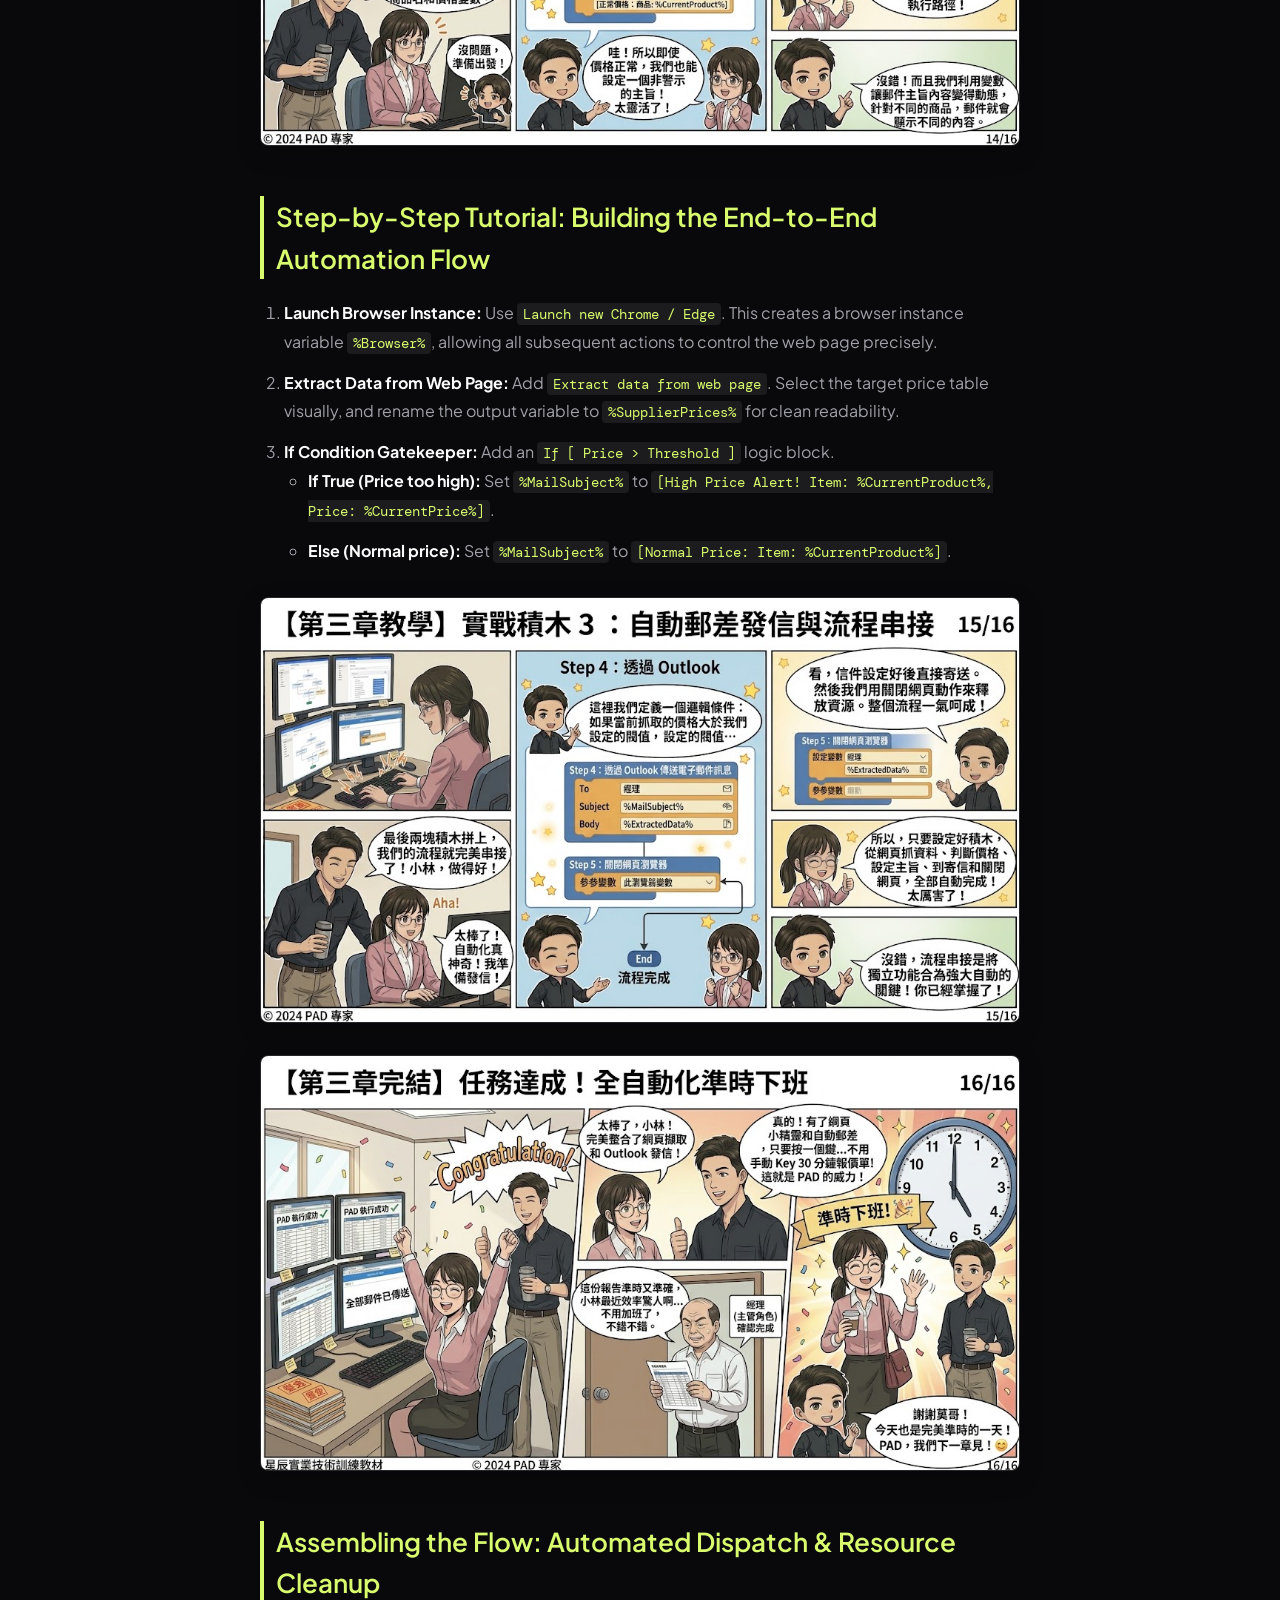
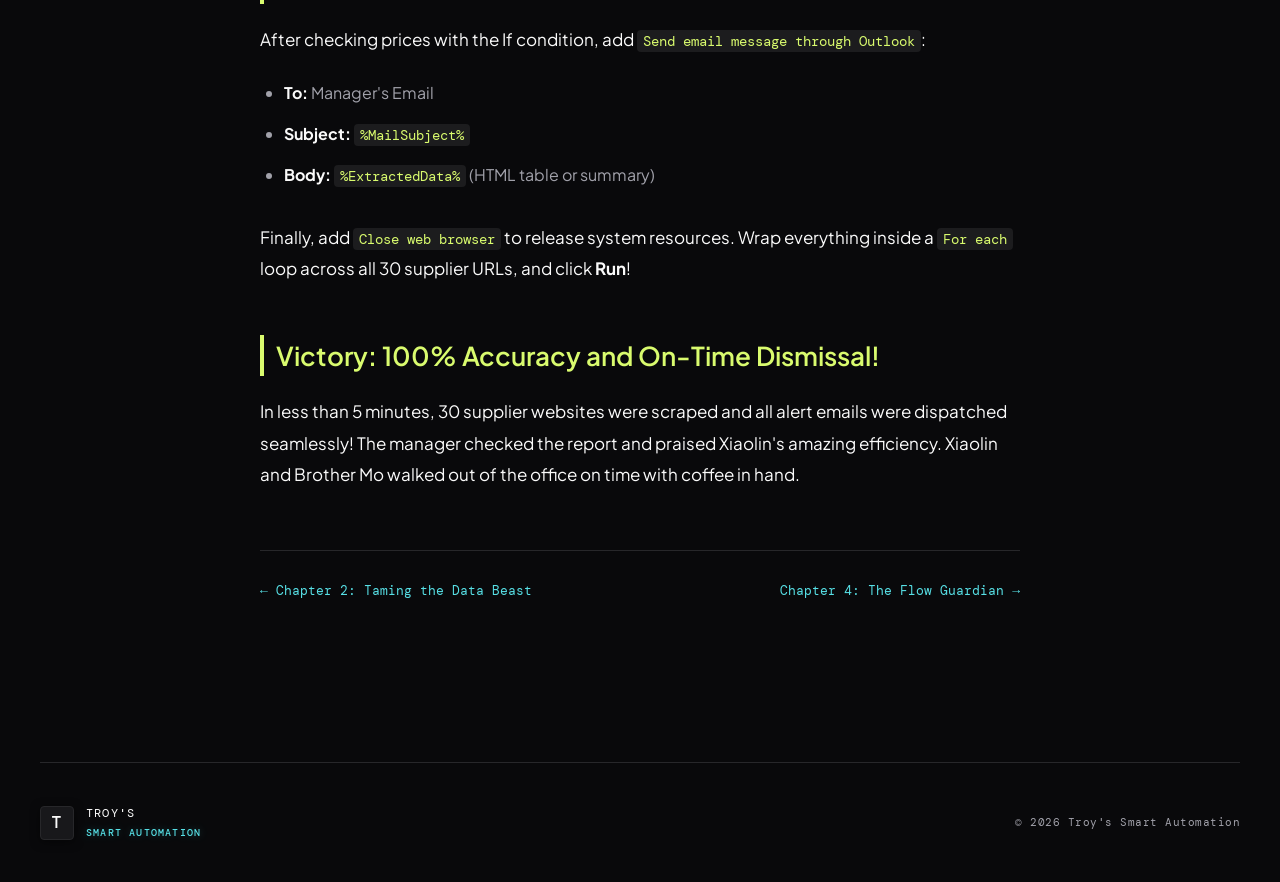
<file: pad-office-survival-guide-ch3.html>
﻿<!doctype html>
<html lang="zh-TW">
<head>
  <meta charset="utf-8" />
  <meta name="viewport" content="width=device-width, initial-scale=1" />
  
  <title>《PAD 辦公室生存記》第三章：網頁資料抓取與自動郵寄大作戰 | Troy Su 技術專欄 | Troy's Smart Automation</title>
  <meta name="title" content="《PAD 辦公室生存記》第三章：網頁資料抓取與自動郵寄大作戰 | Troy Su 技術專欄 | Troy's Smart Automation" />
  <meta name="description" content="30 家供應商最新報價下午兩點前要整理完？跟著 Troy Su 掌握 PAD「網頁小精靈」與「自動郵差」，學會網頁表格擷取、If 條件門衛與 Outlook 自動發信，準時下班！" />
  <meta name="keywords" content="PAD, Power Automate Desktop, 網頁爬蟲, 網頁自動化, Outlook 自動發信, If 條件判斷, RPA, 自動化教學漫畫, 辦公室生存記, Troy Su" />
  <meta name="author" content="Troy Su" />
  <meta name="robots" content="index, follow, max-image-preview:large" />
  
  <meta property="og:type" content="article" />
  <meta property="og:url" content="https://troysuice.github.io/troy-smart-automation/pad-office-survival-guide-ch3.html" />
  <meta property="og:title" content="《PAD 辦公室生存記》第三章：網頁資料抓取與自動郵寄大作戰 | Troy Su" />
  <meta property="og:description" content="30 家供應商最新報價下午兩點前要整理完？跟著 Troy Su 掌握 PAD「網頁小精靈」與「自動郵差」，學會網頁表格擷取、If 條件門衛與 Outlook 自動發信，準時下班！" />
  <meta property="og:image" content="https://troysuice.github.io/troy-smart-automation/assets/comic-3-1.jpg" />

  <meta property="twitter:card" content="summary_large_image" />
  <meta property="twitter:url" content="https://troysuice.github.io/troy-smart-automation/pad-office-survival-guide-ch3.html" />
  <meta property="twitter:title" content="《PAD 辦公室生存記》第三章：網頁資料抓取與自動郵寄大作戰 | Troy Su" />
  <meta property="twitter:description" content="30 家供應商最新報價下午兩點前要整理完？跟著 Troy Su 掌握 PAD「網頁小精靈」與「自動郵差」，學會網頁表格擷取、If 條件門衛與 Outlook 自動發信，準時下班！" />
  <meta property="twitter:image" content="https://troysuice.github.io/troy-smart-automation/assets/comic-3-1.jpg" />

  <link rel="canonical" href="https://troysuice.github.io/troy-smart-automation/pad-office-survival-guide-ch3.html" />
  
  <script type="application/ld+json">
  {
    "@context": "https://schema.org",
    "@type": "TechArticle",
    "headline": "《PAD 辦公室生存記》第三章：網頁資料抓取與自動郵寄大作戰",
    "image": [
      "https://troysuice.github.io/troy-smart-automation/assets/comic-3-1.jpg"
    ],
    "author": {
      "@type": "Person",
      "name": "Troy Su"
    },
    "publisher": {
      "@type": "Organization",
      "name": "Troy's Smart Automation"
    },
    "datePublished": "2026-08-23",
    "dateModified": "2026-08-23",
    "description": "30 家供應商最新報價下午兩點前要整理完？跟著 Troy Su 掌握 PAD「網頁小精靈」與「自動郵差」，學會網頁表格擷取、If 條件門衛與 Outlook 自動發信，準時下班！",
    "keywords": "PAD, Power Automate Desktop, 網頁資料抓取, Outlook 自動化, If 條件判斷, RPA, 自動化教學漫畫"
  }
  </script>

  <link rel="preconnect" href="https://fonts.googleapis.com" />
  <link rel="preconnect" href="https://fonts.gstatic.com" crossorigin />
  <link href="https://fonts.googleapis.com/css2?family=DM+Mono:wght@400;500&family=Plus+Jakarta+Sans:ital,wght@0,400;0,500;0,600;0,700;1,400&family=Noto+Sans+TC:wght@400;500;600;700&family=Noto+Sans+JP:wght@400;500;700&family=Noto+Sans+KR:wght@400;500;700&family=Noto+Sans+SC:wght@400;500;700&display=swap" rel="stylesheet" />
  <link rel="stylesheet" href="styles.css?v=1.1" />
  <style>
    .article-wrap {
      padding: 120px 0 80px;
      max-width: 760px;
      margin: auto;
    }
    .article-header {
      margin-bottom: 60px;
      border-bottom: 1px solid var(--line);
      padding-bottom: 40px;
    }
    .article-header h1 {
      font-size: clamp(30px, 4.5vw, 44px);
      line-height: 1.25;
      margin: 20px 0;
      letter-spacing: -0.5px;
    }
    .article-meta {
      display: flex;
      gap: 20px;
      color: var(--muted);
      font-family: "DM Mono", monospace;
      font-size: 12px;
      margin-top: 20px;
    }
    .article-content h2 {
      font-size: 26px;
      color: var(--lime);
      margin: 50px 0 20px;
      font-weight: 600;
      border-left: 4px solid var(--lime);
      padding-left: 12px;
    }
    .article-content h3 {
      font-size: 20px;
      color: var(--cyan);
      margin: 36px 0 14px;
    }
    .article-content p {
      font-size: 17px;
      line-height: 1.85;
      color: var(--text);
      margin-bottom: 24px;
    }
    .article-content ul, .article-content ol {
      font-size: 16px;
      line-height: 1.8;
      color: var(--muted);
      margin-bottom: 32px;
      padding-left: 24px;
    }
    .article-content li {
      margin-bottom: 12px;
    }
    .article-content li strong {
      color: var(--text);
    }
    .article-content img {
      width: 100%;
      border-radius: 8px;
      border: 1px solid var(--line);
      margin: 32px 0;
      display: block;
      box-shadow: 0 8px 24px rgba(0,0,0,0.2);
    }
    .back-btn {
      display: inline-block;
      margin-bottom: 40px;
      color: var(--cyan);
      text-decoration: none;
      font-family: "DM Mono", monospace;
      font-size: 12px;
      letter-spacing: 1px;
    }
    .back-btn:hover {
      text-decoration: underline;
    }
    blockquote.author-note {
      border-left: 4px solid var(--accent);
      padding-left: 1rem;
      margin-bottom: 2rem;
      color: var(--text-muted);
      background: rgba(255,255,255,0.03);
      padding: 1rem;
      border-radius: 0 8px 8px 0;
    }
    .chapter-nav {
      display: flex;
      justify-content: space-between;
      gap: 16px;
      margin-top: 60px;
      padding-top: 30px;
      border-top: 1px solid var(--line);
      font-family: "DM Mono", monospace;
      font-size: 13px;
    }
    .chapter-nav a {
      color: var(--cyan);
      text-decoration: none;
      display: inline-flex;
      align-items: center;
      gap: 6px;
    }
    .chapter-nav a:hover {
      text-decoration: underline;
    }
    .code-pill {
      background: rgba(255, 255, 255, 0.08);
      color: var(--lime);
      padding: 2px 6px;
      border-radius: 4px;
      font-family: "DM Mono", monospace;
      font-size: 14px;
    }
  </style>
</head>
<body>
  <div class="noise" aria-hidden="true"></div>
  
  <header class="site-header">
    <a class="brand" href="index.html" aria-label="Home">
      <span class="brand-mark">T</span>
      <span>TROY'S<br><b>SMART AUTOMATION</b></span>
    </a>
    <button class="menu-toggle" aria-controls="main-nav" aria-expanded="false">
      <span></span><span></span><span></span><i data-i18n="menu">Menu</i>
    </button>
    <nav id="main-nav" class="main-nav" aria-label="Main Navigation">
      <a href="index.html#about" data-i18n="nav_about">About Troy</a>
      <a href="index.html#expertise" data-i18n="nav_expertise">Expertise</a>
      <a href="index.html#work" data-i18n="nav_work">Selected Work</a>
      <a href="index.html#software" data-i18n="nav_software">Software</a>
      <a href="articles.html" data-i18n="nav_articles">Insights</a>
      <a class="nav-cta" href="index.html#contact"><span data-i18n="nav_contact">Start Planning</span> <span>↗</span></a>
      <div class="lang-selector-wrapper">
        <select id="lang-select" class="lang-select" aria-label="Select Language">
          <option value="en">English</option>
          <option value="zh-TW">繁體中文</option>
          <option value="zh-CN">简体中文</option>
          <option value="ja">日本語</option>
          <option value="ko">한국어</option>
        </select>
      </div>
    </nav>
  </header>

  <main class="article-wrap">
    <a href="articles.html" class="back-btn">← BACK TO ARTICLES</a>
    
    <!-- ==================== English Block ==================== -->
    <div data-lang-block="en">
      <header class="article-header">
        <p class="eyebrow"><span></span> RPA / COMIC / TUTORIAL</p>
        <h1>PAD Office Survival Guide Ch.3: Web Scraping & Automated Email Operation</h1>
        <div class="article-meta">
          <span>AUTHOR: Troy Su</span>
          <span>DATE: 2026-08-23</span>
          <span>READ: 5 MIN</span>
        </div>
      </header>
      <div class="article-content">
        <blockquote class="author-note">
          <strong>Author: Troy Su</strong> | Power Automate Desktop (PAD) & RPA Automation Expert
        </blockquote>
        <p>Just after mastering Excel automation in Chapter 2, a new workplace crisis strikes! At 1:00 PM, the sales manager bursts in with another sudden task: <em>"Xiaolin! Urgent assignment from sales: scrape the latest price lists from all 30 supplier websites and compile them into a master report before 2:00 PM! Real urgent!"</em></p>
        <p>30 websites, manual browsing, copying and pasting would take at least 180 minutes! Xiaolin is once again on the verge of despair. But Brother Mo steps in with a smile: <em>"Don't panic, Xiaolin. Let our software robots handle this small task. That's the real power of PAD!"</em></p>
        
        <img src="assets/comic-3-1.jpg" alt="PAD Office Survival Guide Ch3: 30 Supplier Web Scraping Crisis" loading="lazy">
        <img src="assets/comic-3-2.jpg" alt="PAD Office Survival Guide Ch3: Core Concepts - Web Elf and Auto Postman" loading="lazy">
        
        <h2>Core Concepts: The Two Secret Weapons of Web & Email Automation</h2>
        <p>Instead of manually opening browser tabs one by one, PAD provides two specialized action groups that work seamlessly together:</p>
        
        <h3>1. Web Elf (Browser Automation) — The Invisible Data Harvester</h3>
        <p>Like an invisible assistant, PAD can automatically launch Chrome or Edge, navigate through 30 supplier URLs, accurately scrape target price tables, and store all structured data directly into variable <code class="code-pill">%SupplierPrices%</code> (or <code class="code-pill">%ExtractedData%</code>) without touching your mouse!</p>

        <h3>2. Auto Postman (Outlook Actions) — Headless Email Dispatcher</h3>
        <p>No need to open the Outlook app and type manually! PAD connects directly to the email backend. It takes the freshly extracted price table, pairs it with dynamically generated subject lines <code class="code-pill">%MailSubject%</code>, and dispatches the alert email straight to your manager.</p>
        
        <img src="assets/comic-3-3.jpg" alt="PAD Office Survival Guide Ch3: Browser Launch and Web Data Extraction" loading="lazy">
        <img src="assets/comic-3-4.jpg" alt="PAD Office Survival Guide Ch3: If Condition Gatekeeper for Dynamic Subjects" loading="lazy">
        
        <h2>Step-by-Step Tutorial: Building the End-to-End Automation Flow</h2>
        <ol>
          <li><strong>Launch Browser Instance:</strong> Use <code class="code-pill">Launch new Chrome / Edge</code>. This creates a browser instance variable <code class="code-pill">%Browser%</code>, allowing all subsequent actions to control the web page precisely.</li>
          <li><strong>Extract Data from Web Page:</strong> Add <code class="code-pill">Extract data from web page</code>. Select the target price table visually, and rename the output variable to <code class="code-pill">%SupplierPrices%</code> for clean readability.</li>
          <li><strong>If Condition Gatekeeper:</strong> Add an <code class="code-pill">If [ Price > Threshold ]</code> logic block.
            <ul>
              <li><strong>If True (Price too high):</strong> Set <code class="code-pill">%MailSubject%</code> to <code class="code-pill">[High Price Alert! Item: %CurrentProduct%, Price: %CurrentPrice%]</code>.</li>
              <li><strong>Else (Normal price):</strong> Set <code class="code-pill">%MailSubject%</code> to <code class="code-pill">[Normal Price: Item: %CurrentProduct%]</code>.</li>
            </ul>
          </li>
        </ol>

        <img src="assets/comic-3-5.jpg" alt="PAD Office Survival Guide Ch3: Outlook Dispatch and Flow Integration" loading="lazy">
        <img src="assets/comic-3-6.jpg" alt="PAD Office Survival Guide Ch3: Mission Accomplished and Leaving on Time" loading="lazy">
        
        <h2>Assembling the Flow: Automated Dispatch & Resource Cleanup</h2>
        <p>After checking prices with the If condition, add <code class="code-pill">Send email message through Outlook</code>:</p>
        <ul>
          <li><strong>To:</strong> Manager's Email</li>
          <li><strong>Subject:</strong> <code class="code-pill">%MailSubject%</code></li>
          <li><strong>Body:</strong> <code class="code-pill">%ExtractedData%</code> (HTML table or summary)</li>
        </ul>
        <p>Finally, add <code class="code-pill">Close web browser</code> to release system resources. Wrap everything inside a <code class="code-pill">For each</code> loop across all 30 supplier URLs, and click <strong>Run</strong>!</p>
        
        <h2>Victory: 100% Accuracy and On-Time Dismissal!</h2>
        <p>In less than 5 minutes, 30 supplier websites were scraped and all alert emails were dispatched seamlessly! The manager checked the report and praised Xiaolin's amazing efficiency. Xiaolin and Brother Mo walked out of the office on time with coffee in hand.</p>
        
        <div class="chapter-nav">
          <a href="pad-office-survival-guide-ch2.html">← Chapter 2: Taming the Data Beast</a>
          <a href="pad-office-survival-guide-ch4.html">Chapter 4: The Flow Guardian →</a>
        </div>
      </div>
    </div>

    <!-- ==================== Traditional Chinese Block ==================== -->
    <div data-lang-block="zh-TW">
      <header class="article-header">
        <p class="eyebrow"><span></span> RPA / COMIC / TUTORIAL</p>
        <h1>《PAD 辦公室生存記》第三章：網頁資料抓取與自動郵寄大作戰</h1>
        <div class="article-meta">
          <span>AUTHOR: Troy Su</span>
          <span>DATE: 2026-08-23</span>
          <span>READ: 5 MIN</span>
        </div>
      </header>
      <div class="article-content">
        <blockquote class="author-note">
          <strong>作者：Troy Su</strong> | Power Automate Desktop (PAD) 與 RPA 自動化專家
        </blockquote>
        <p>剛在第二章學會 Excel 自動彙整的小林，信心大增！然而下午一點，辦公室大門又被猛然推開——業務經理帶著新的急件殺到：<em>「小林！業務部又臨時交辦，把這 30 家供應商官網的最新報價抓下來！下午兩點前整理成一個表格檔案。很急！（順手嘛！）」</em></p>
        <p>30 家供應商網站、手動開網頁複製貼上至少要 180 分鐘！眼看兩點死線就要到了，莫哥再次端著保溫杯帥氣登場：<em>「別慌，小林。這點小事，讓機器人幫你做好啦。這就是 PAD 的威力！」</em></p>
        
        <img src="assets/comic-3-1.jpg" alt="PAD 辦公室生存記 第三章第1頁：30 家供應商網頁報價的緊急任務" loading="lazy">
        <img src="assets/comic-3-2.jpg" alt="PAD 辦公室生存記 第三章第2頁：觀念引導 - 網頁小精靈與自動郵差" loading="lazy">
        
        <h2>核心觀念：PAD 網頁與郵件自動化的兩大魔法</h2>
        <p>要搞定跨網頁資料擷取與即時通報，不需要手忙腳亂開幾十個瀏覽器分頁。在 PAD 中，我們有兩大核心幫手：</p>
        
        <h3>1. 網頁小精靈（網頁動作群）—— 隱形資料收割機</h3>
        <p>它就像隱形助手，能自動開啟 Chrome 或 Edge 瀏覽器、精準定位並擷取 30 家供應商網頁上的價格表格，不用動手點滑鼠，就能把資料整整齊齊收進變數 <code class="code-pill">%SupplierPrices%</code>（或 <code class="code-pill">%ExtractedData%</code>）中！</p>

        <h3>2. 自動郵差（Outlook 動作群）—— 背景發信專家</h3>
        <p>不需要打開 Outlook 軟體介面手動打字！它能直接讀取剛剛抓到的報價資料，配上根據規則動態產生的高價警示主旨 <code class="code-pill">%MailSubject%</code>，直接在背景寄給主管！</p>
        
        <img src="assets/comic-3-3.jpg" alt="PAD 辦公室生存記 第三章第3頁：實戰積木1 - 啟動瀏覽器與網頁資料抓取" loading="lazy">
        <img src="assets/comic-3-4.jpg" alt="PAD 辦公室生存記 第三章第4頁：實戰積木2 - 條件判斷 If 魔法與動態主旨" loading="lazy">
        
        <h2>實戰教學：3 步打造「網頁抓取 + 條件發信」全自動流</h2>
        <ol>
          <li><strong>建立並控制瀏覽器實例：</strong>加入 <code class="code-pill">啟動新 Chrome / Edge</code> 動作，產生瀏覽器實例變數 <code class="code-pill">%Browser%</code>，這是所有網頁自動化的基石。</li>
          <li><strong>從網頁擷取表格資料：</strong>使用 <code class="code-pill">從網頁擷取資料 (Extract data from web page)</code>，選定供應商官網的報價表格，將資料存入變數並命名為 <code class="code-pill">%SupplierPrices%</code>。</li>
          <li><strong>條件判斷 If 門衛積木：</strong>加入 <code class="code-pill">If [ 價格 > 閾值 ]</code> 邏輯：
            <ul>
              <li><strong>若價格過高：</strong>設定變數 <code class="code-pill">%MailSubject%</code> 為 <code class="code-pill">[價格過高警示！商品: %CurrentProduct%, 價格: %CurrentPrice%]</code>。</li>
              <li><strong>若價格正常 (Else)：</strong>設定變數 <code class="code-pill">%MailSubject%</code> 為 <code class="code-pill">[正常價格: 商品: %CurrentProduct%]</code>。</li>
            </ul>
          </li>
        </ol>

        <img src="assets/comic-3-5.jpg" alt="PAD 辦公室生存記 第三章第5頁：實戰積木3 - Outlook 發信與流程串接" loading="lazy">
        <img src="assets/comic-3-6.jpg" alt="PAD 辦公室生存記 第三章第6頁：任務達成！全自動化準時下班" loading="lazy">
        
        <h2>流程串接與自動發信</h2>
        <p>在判斷完價格與動態主旨後，加入 <code class="code-pill">透過 Outlook 傳送電子郵件訊息</code>：</p>
        <ul>
          <li><strong>收件者 (To)：</strong>主管信箱</li>
          <li><strong>主旨 (Subject)：</strong><code class="code-pill">%MailSubject%</code>（動態主旨）</li>
          <li><strong>內文 (Body)：</strong><code class="code-pill">%ExtractedData%</code>（抓取到的表格資料）</li>
        </ul>
        <p>最後加上 <code class="code-pill">關閉網頁瀏覽器</code> 釋放電腦資源。將這套標準動作放進 <code class="code-pill">For each</code> 迴圈遍歷 30 家供應商網址，按下 <strong>執行 (Run)</strong>！</p>
        
        <h2>成果驗收：準時下班的奇蹟再現！</h2>
        <p>不到 5 分鐘，30 家供應商的最新報價全部自動抓取完畢，高價警示信也一封不漏地寄送到主管信箱！主管看著即時又準確的報表連聲稱讚，小林與莫哥準時下班喝咖啡，完美結束充實的一天！</p>

        <div class="chapter-nav">
          <a href="pad-office-survival-guide-ch2.html">← 第二章：馴服資料巨獸</a>
          <a href="pad-office-survival-guide-ch4.html">第四章：流程守護者 →</a>
        </div>
      </div>
    </div>

    <!-- ==================== Simplified Chinese Block ==================== -->
    <div data-lang-block="zh-CN">
      <header class="article-header">
        <p class="eyebrow"><span></span> RPA / COMIC / TUTORIAL</p>
        <h1>《PAD 办公室生存记》第三章：网页数据抓取与自动邮件大作战</h1>
        <div class="article-meta">
          <span>AUTHOR: Troy Su</span>
          <span>DATE: 2026-08-23</span>
          <span>READ: 5 MIN</span>
        </div>
      </header>
      <div class="article-content">
        <blockquote class="author-note">
          <strong>作者：Troy Su</strong> | Power Automate Desktop (PAD) 与 RPA 自动化专家
        </blockquote>
        <p>刚在第二章学会 Excel 自动汇总的小林，信心大增！然而下午一点，办公室大门又被猛然推开——业务经理带着新的急件杀到：<em>“小林！业务部又临时交办，把这 30 家供应商官网的最新报价抓下来！下午两点前整理成一个表格档案。很急！（顺手嘛！）”</em></p>
        <p>30 家供应商网站、手动开网页复制粘贴至少要 180 分钟！眼看两点死线就要到了，莫哥再次端着保温杯帅气登场：<em>“别慌，小林。这点小事，让机器人帮你做好啦。这就是 PAD 的威力！”</em></p>
        
        <img src="assets/comic-3-1.jpg" alt="PAD 办公室生存记 第三章第1页：30 家供应商网页报价的紧急任务" loading="lazy">
        <img src="assets/comic-3-2.jpg" alt="PAD 办公室生存记 第三章第2页：观念引导 - 网页小精灵与自动邮差" loading="lazy">
        
        <h2>核心观念：PAD 网页与邮件自动化的两大魔法</h2>
        <p>要搞定跨网页数据提取与实时通报，不需要手忙脚乱开几十个浏览器标签页。在 PAD 中，我们有两大核心帮手：</p>
        
        <h3>1. 网页小精灵（网页动作群）—— 隐形数据收割机</h3>
        <p>它就像隐形助手，能自动开启 Chrome 或 Edge 浏览器、精准定位并提取 30 家供应商网页上的价格表格，不用动手点鼠标，就能把数据整整齐齐收进变量 <code class="code-pill">%SupplierPrices%</code>（或 <code class="code-pill">%ExtractedData%</code>）中！</p>

        <h3>2. 自动邮差（Outlook 动作群）—— 后台发信专家</h3>
        <p>不需要打开 Outlook 软件界面手动打字！它能直接读取刚刚抓到的报价数据，配上根据规则动态产生的高价警示主题 <code class="code-pill">%MailSubject%</code>，直接在后台寄给主管！</p>
        
        <img src="assets/comic-3-3.jpg" alt="PAD 办公室生存记 第三章第3页：实战积木1 - 启动浏览器与网页数据抓取" loading="lazy">
        <img src="assets/comic-3-4.jpg" alt="PAD 办公室生存记 第三章第4页：实战积木2 - 条件判断 If 魔法与动态主题" loading="lazy">
        
        <h2>实战教学：3 步打造“网页抓取 + 条件发信”全自动流</h2>
        <ol>
          <li><strong>建立并控制浏览器实例：</strong>加入 <code class="code-pill">启动新 Chrome / Edge</code> 动作，产生浏览器实例变量 <code class="code-pill">%Browser%</code>，这是所有网页自动化的基石。</li>
          <li><strong>从网页提取表格数据：</strong>使用 <code class="code-pill">从网页提取数据 (Extract data from web page)</code>，选定供应商官网的报价表格，将数据存入变量并命名为 <code class="code-pill">%SupplierPrices%</code>。</li>
          <li><strong>条件判断 If 门卫积木：</strong>加入 <code class="code-pill">If [ 价格 > 阈值 ]</code> 逻辑：
            <ul>
              <li><strong>若价格过高：</strong>设定变量 <code class="code-pill">%MailSubject%</code> 为 <code class="code-pill">[价格过高警示！商品: %CurrentProduct%, 价格: %CurrentPrice%]</code>。</li>
              <li><strong>若价格正常 (Else)：</strong>设定变量 <code class="code-pill">%MailSubject%</code> 为 <code class="code-pill">[正常价格: 商品: %CurrentProduct%]</code>。</li>
            </ul>
          </li>
        </ol>

        <img src="assets/comic-3-5.jpg" alt="PAD 办公室生存记 第三章第5页：实战积木3 - Outlook 发信与流程串接" loading="lazy">
        <img src="assets/comic-3-6.jpg" alt="PAD 办公室生存记 第三章第6页：任务达成！全自动化准时下班" loading="lazy">
        
        <h2>流程串接与自动发信</h2>
        <p>在判断完价格与动态主题后，加入 <code class="code-pill">透过 Outlook 传送电子邮件讯息</code>：</p>
        <ul>
          <li><strong>收件人 (To)：</strong>主管邮箱</li>
          <li><strong>主题 (Subject)：</strong><code class="code-pill">%MailSubject%</code>（动态主题）</li>
          <li><strong>正文 (Body)：</strong><code class="code-pill">%ExtractedData%</code>（抓取到的表格数据）</li>
        </ul>
        <p>最后加上 <code class="code-pill">关闭网页浏览器</code> 释放电脑资源。将这套标准动作放进 <code class="code-pill">For each</code> 循环遍历 30 家供应商网址，按下 <strong>执行 (Run)</strong>！</p>
        
        <h2>成果验收：准时下班的奇迹再现！</h2>
        <p>不到 5 分钟，30 家供应商的最新报价全部自动抓取完毕，高价警示信也一封不漏地寄送到主管邮箱！主管看着实时又准确的报表连声称赞，小林与莫哥准时下班喝咖啡，完美结束充实的一天！</p>

        <div class="chapter-nav">
          <a href="pad-office-survival-guide-ch2.html">← 第二章：驯服数据巨兽</a>
          <a href="pad-office-survival-guide-ch4.html">第四章：流程守护者 →</a>
        </div>
      </div>
    </div>

    <!-- ==================== Japanese Block ==================== -->
    <div data-lang-block="ja">
      <header class="article-header">
        <p class="eyebrow"><span></span> RPA / COMIC / TUTORIAL</p>
        <h1>PADオフィスサバイバルガイド 第三章：Webスクレイピングと自動メール大作戦</h1>
        <div class="article-meta">
          <span>AUTHOR: Troy Su</span>
          <span>DATE: 2026-08-23</span>
          <span>READ: 5 MIN</span>
        </div>
      </header>
      <div class="article-content">
        <blockquote class="author-note">
          <strong>著者：Troy Su</strong> | Power Automate Desktop (PAD) および RPA 自動化エキスパート
        </blockquote>
        <p>第2章でExcel自動集計をマスターした小林。しかし午後1時、営業部長が新たな緊急案件を持って現れました：<em>「小林さん！サプライヤー30社の最新見積もりを各社サイトから取得して、14時までに一覧にしてくれ！急ぎで！（ついでに頼むよ！）」</em></p>
        <p>30サイトを手動で巡回してコピペすれば最低180分……締め切りまで1時間しかない絶望的な状況に、莫兄（モー・ガー）が再び登場：<em>「慌てないで小林さん。これくらいロボットに任せれば一瞬だよ。それがPADの威力さ！」</em></p>
        
        <img src="assets/comic-3-1.jpg" alt="PADオフィスサバイバルガイド 第3章 1/6" loading="lazy">
        <img src="assets/comic-3-2.jpg" alt="PADオフィスサバイバルガイド 第3章 2/6" loading="lazy">
        
        <h2>核心概念：Webとメール自動化の2大魔法</h2>
        <p>何十ものブラウザタブを手動で開く必要はありません。PADの2大アクション群を組み合わせます：</p>
        
        <h3>1. Webの妖精（ブラウザ自動化）—— 見えないデータ収集機</h3>
        <p>ChromeやEdgeを自動起動し、30社のWebサイトを巡回して価格表を正確にスクレイピング。マウス操作なしで、抽出データを変数 <code class="code-pill">%SupplierPrices%</code> に格納します。</p>

        <h3>2. 自動郵便配達人（Outlookアクション）—— バックグラウンド送信</h3>
        <p>Outlookアプリを開いて手入力する必要はありません！抽出したデータを読み込み、条件に応じた件名 <code class="code-pill">%MailSubject%</code> を動的に設定して、自動で上司宛てにメールを送信します。</p>
        
        <img src="assets/comic-3-3.jpg" alt="PADオフィスサバイバルガイド 第3章 3/6" loading="lazy">
        <img src="assets/comic-3-4.jpg" alt="PADオフィスサバイバルガイド 第3章 4/6" loading="lazy">
        
        <h2>実践ガイド：Webデータ抽出と条件分岐メールフロー</h2>
        <ol>
          <li><strong>ブラウザインスタンスの制御：</strong><code class="code-pill">新しい Chrome / Edge を起動</code> を配置し、インスタンス変数 <code class="code-pill">%Browser%</code> を生成します。</li>
          <li><strong>Webページからデータを抽出：</strong><code class="code-pill">Web ページからデータを抽出する</code> で価格表を選択し、変数 <code class="code-pill">%SupplierPrices%</code> に保存します。</li>
          <li><strong>If条件分岐：</strong><code class="code-pill">If [ 価格 > 閾値 ]</code> ブロックを追加：
            <ul>
              <li><strong>高額な場合：</strong>件名変数 <code class="code-pill">%MailSubject%</code> を <code class="code-pill">[価格高騰警告！商品: %CurrentProduct%, 価格: %CurrentPrice%]</code> に設定。</li>
              <li><strong>通常価格の場合 (Else)：</strong><code class="code-pill">[通常価格: 商品: %CurrentProduct%]</code> に設定。</li>
            </ul>
          </li>
        </ol>

        <img src="assets/comic-3-5.jpg" alt="PADオフィスサバイバルガイド 第3章 5/6" loading="lazy">
        <img src="assets/comic-3-6.jpg" alt="PADオフィスサバイバルガイド 第3章 6/6" loading="lazy">
        
        <h2>フローの結合と自動送信</h2>
        <p><code class="code-pill">Outlook を介してメール メッセージを送信</code> を追加し、宛先、動的件名 <code class="code-pill">%MailSubject%</code>、本文 <code class="code-pill">%ExtractedData%</code> を設定。<code class="code-pill">Web ブラウザーを閉じる</code> でメモリを解放し、<code class="code-pill">For each</code> ループで30社分を自動実行します！</p>
        
        <h2>成果：わずか5分で完了、定時退社！</h2>
        <p>全30社の見積もりがミスなく取得され、高額警告メールも完璧に送信されました。上司からの高評価を受け、小林と莫兄は今日も定時退社を達成しました！</p>

        <div class="chapter-nav">
          <a href="pad-office-survival-guide-ch2.html">← 第二章：データの怪物を手懐ける</a>
          <a href="pad-office-survival-guide-ch4.html">第四章：フローの守護者 →</a>
        </div>
      </div>
    </div>

    <!-- ==================== Korean Block ==================== -->
    <div data-lang-block="ko">
      <header class="article-header">
        <p class="eyebrow"><span></span> RPA / COMIC / TUTORIAL</p>
        <h1>PAD 오피스 서바이벌 가이드 3장: 웹 스크래핑과 자동 이메일 대작전</h1>
        <div class="article-meta">
          <span>AUTHOR: Troy Su</span>
          <span>DATE: 2026-08-23</span>
          <span>READ: 5 MIN</span>
        </div>
      </header>
      <div class="article-content">
        <blockquote class="author-note">
          <strong>저자: Troy Su</strong> | Power Automate Desktop (PAD) 및 RPA 자동화 전문가
        </blockquote>
        <p>2장에서 Excel 자동 취합을 마스터한 샤오린! 하지만 오후 1시, 영업부장이 새 긴급 과제를 들고 뛰어옵니다: <em>"샤오린! 30개 공급사 웹사이트의 최신 단가를 스크래핑해서 오후 2시 전까지 표로 정리해 줘! 진짜 급해!"</em></p>
        <p>30개 사이트를 수동으로 열어 복사·붙여넣기 하면 최소 180분…… 마감까지 1시간 남은 절망의 순간, 모 형(Mo-ge)이 다시 등장합니다: <em>"당황하지 마, 샤오린. 이런 작은 일은 로봇에게 맡기면 돼. 이게 바로 PAD의 힘이야!"</em></p>
        
        <img src="assets/comic-3-1.jpg" alt="PAD 오피스 서바이벌 가이드 3장 1/6" loading="lazy">
        <img src="assets/comic-3-2.jpg" alt="PAD 오피스 서바이벌 가이드 3장 2/6" loading="lazy">
        
        <h2>핵심 개념: 웹 및 이메일 자동화의 2대 필살기</h2>
        <p>수십 개의 브라우저 탭을 열 필요 없이, PAD의 두 가지 핵심 작업 그룹을 사용합니다:</p>
        
        <h3>1. 웹 요정 (브라우저 자동화) —— 보이지 않는 데이터 수집기</h3>
        <p>Chrome이나 Edge를 자동 실행하여 30개 공급사 웹페이지를 순회하고, 단가 표를 정확하게 스크래핑하여 변수 <code class="code-pill">%SupplierPrices%</code>에 깔끔하게 저장합니다.</p>

        <h3>2. 자동 우체부 (Outlook 작업) —— 백그라운드 발송 전문가</h3>
        <p>Outlook 앱을 열고 일일이 작성할 필요가 없습니다! 추출된 데이터를 불러와 조건에 따른 동적 제목 <code class="code-pill">%MailSubject%</code>과 함께 상사에게 이메일을 자동 발송합니다.</p>
        
        <img src="assets/comic-3-3.jpg" alt="PAD 오피스 서바이벌 가이드 3장 3/6" loading="lazy">
        <img src="assets/comic-3-4.jpg" alt="PAD 오피스 서바이벌 가이드 3장 4/6" loading="lazy">
        
        <h2>실전 튜토리얼: 웹 스크래핑 + 조건부 이메일 발송 흐름 구축</h2>
        <ol>
          <li><strong>브라우저 인스턴스 시작:</strong> <code class="code-pill">새 Chrome / Edge 시작</code>을 추가하고 브라우저 제어 변수 <code class="code-pill">%Browser%</code>를 생성합니다.</li>
          <li><strong>웹페이지에서 데이터 추출:</strong> <code class="code-pill">웹 페이지에서 데이터 추출</code>을 사용하여 가격표를 선택하고 변수 <code class="code-pill">%SupplierPrices%</code>에 저장합니다.</li>
          <li><strong>If 조건문 문지기:</strong> <code class="code-pill">If [ 가격 > 임계값 ]</code> 블록을 추가:
            <ul>
              <li><strong>고가인 경우:</strong> 제목 변수 <code class="code-pill">%MailSubject%</code>를 <code class="code-pill">[가격 과다 경고! 상품: %CurrentProduct%, 가격: %CurrentPrice%]</code>로 설정.</li>
              <li><strong>정상 가격인 경우 (Else):</strong> <code class="code-pill">[정상 가격: 상품: %CurrentProduct%]</code>로 설정.</li>
            </ul>
          </li>
        </ol>

        <img src="assets/comic-3-5.jpg" alt="PAD 오피스 서바이벌 가이드 3장 5/6" loading="lazy">
        <img src="assets/comic-3-6.jpg" alt="PAD 오피스 서바이벌 가이드 3장 6/6" loading="lazy">
        
        <h2>흐름 결합 및 자동 발송</h2>
        <p><code class="code-pill">Outlook을 통해 이메일 메시지 보내기</code>를 추가하여 받는 사람, 동적 제목 <code class="code-pill">%MailSubject%</code>, 본문 <code class="code-pill">%ExtractedData%</code>를 설정하고, <code class="code-pill">웹 브라우저 닫기</code>로 리소스를 정리합니다. <code class="code-pill">For each</code> 루프로 30개사를 묶어 <strong>실행 (Run)</strong>!</p>
        
        <h2>성공: 5분 만에 완료, 정시 퇴근 달성!</h2>
        <p>30개 사의 단가가 완벽하게 추출되고 고가 경고 메일까지 완벽히 발송되었습니다! 부장의 극찬을 받으며 샤오린과 모 형은 오늘도 여유롭게 정시 퇴근합니다!</p>

        <div class="chapter-nav">
          <a href="pad-office-survival-guide-ch2.html">← 2장: 데이터 몬스터 길들이기</a>
          <a href="pad-office-survival-guide-ch4.html">4장: 프로세스 수호자 →</a>
        </div>
      </div>
    </div>
  </main>

  <footer class="site-footer section-wrap" style="border-top: 1px solid var(--line); margin-top: 80px;">
    <a class="brand" href="index.html">
      <span class="brand-mark">T</span>
      <span>TROY'S<br><b>SMART AUTOMATION</b></span>
    </a>
    <p>© 2026 Troy's Smart Automation</p>
  </footer>
  
  <script src="script.js?v=1.4"></script>
</body>
</html>
</file>
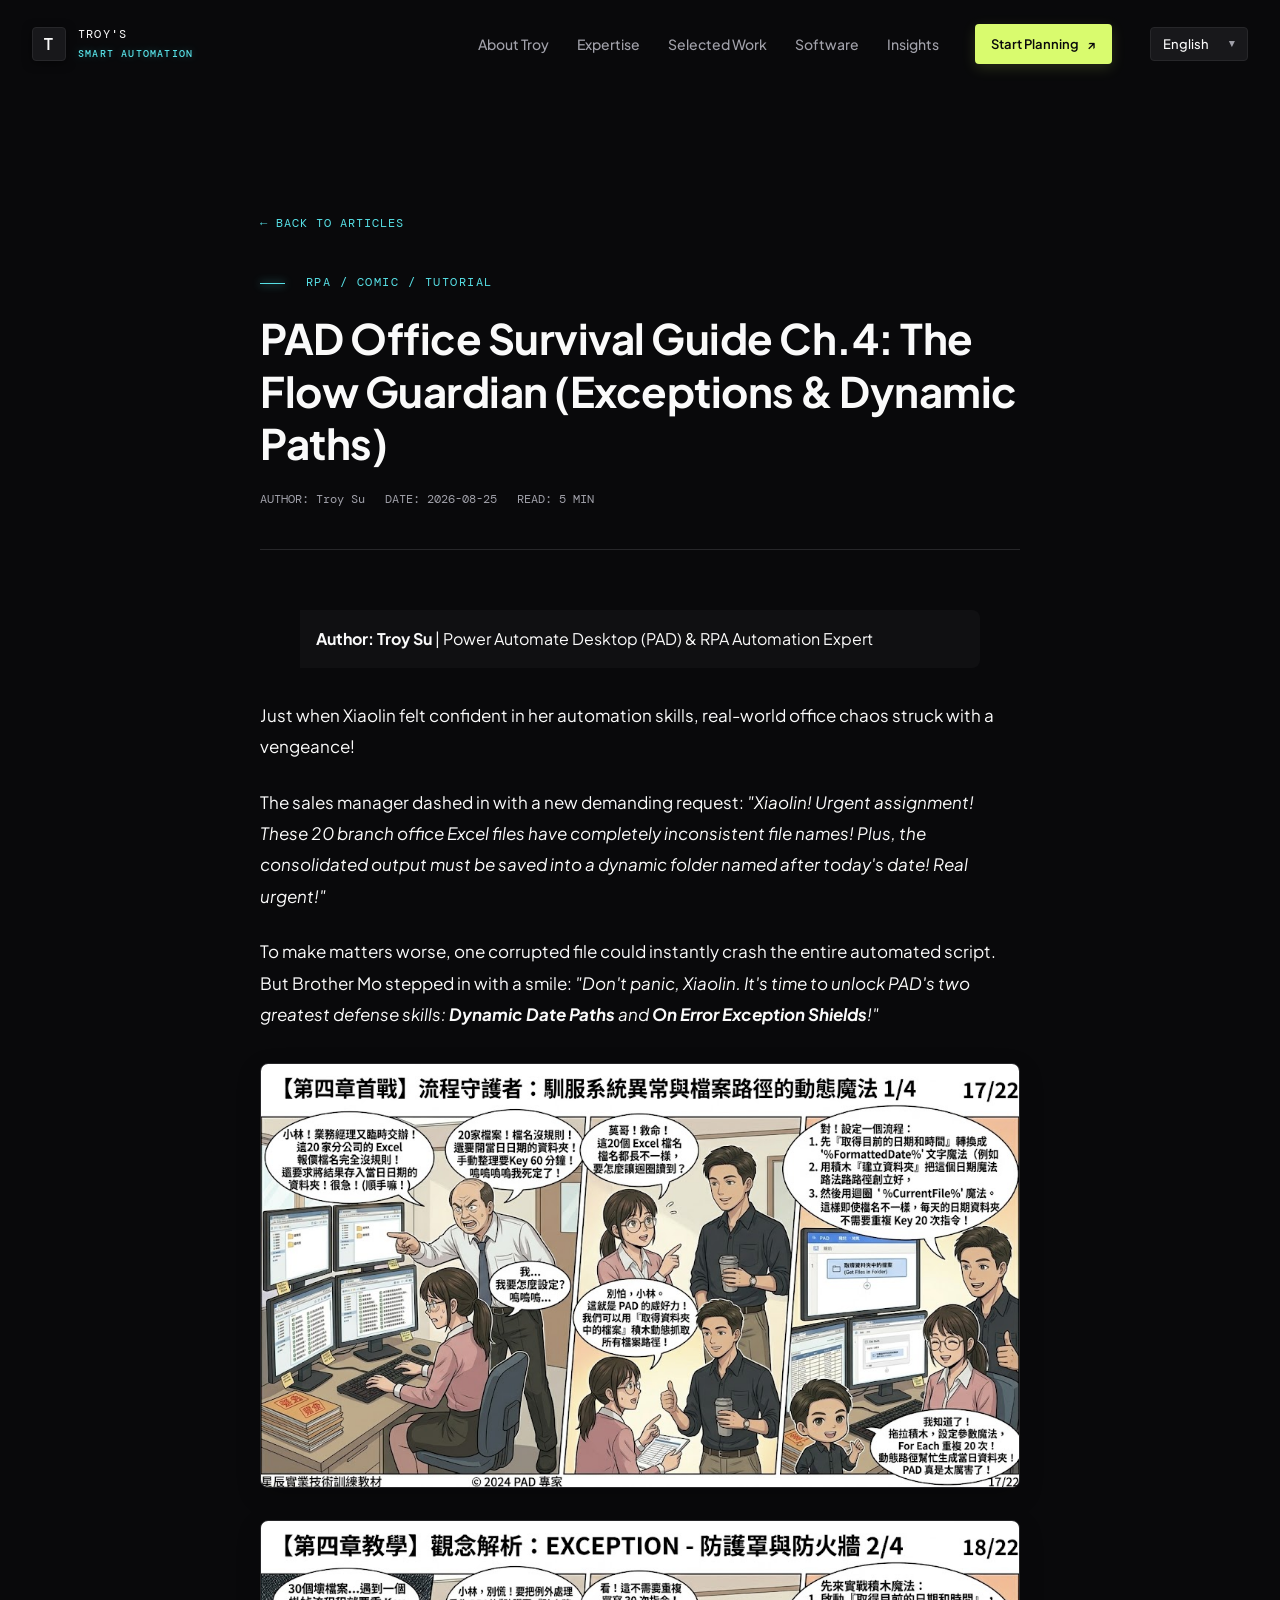
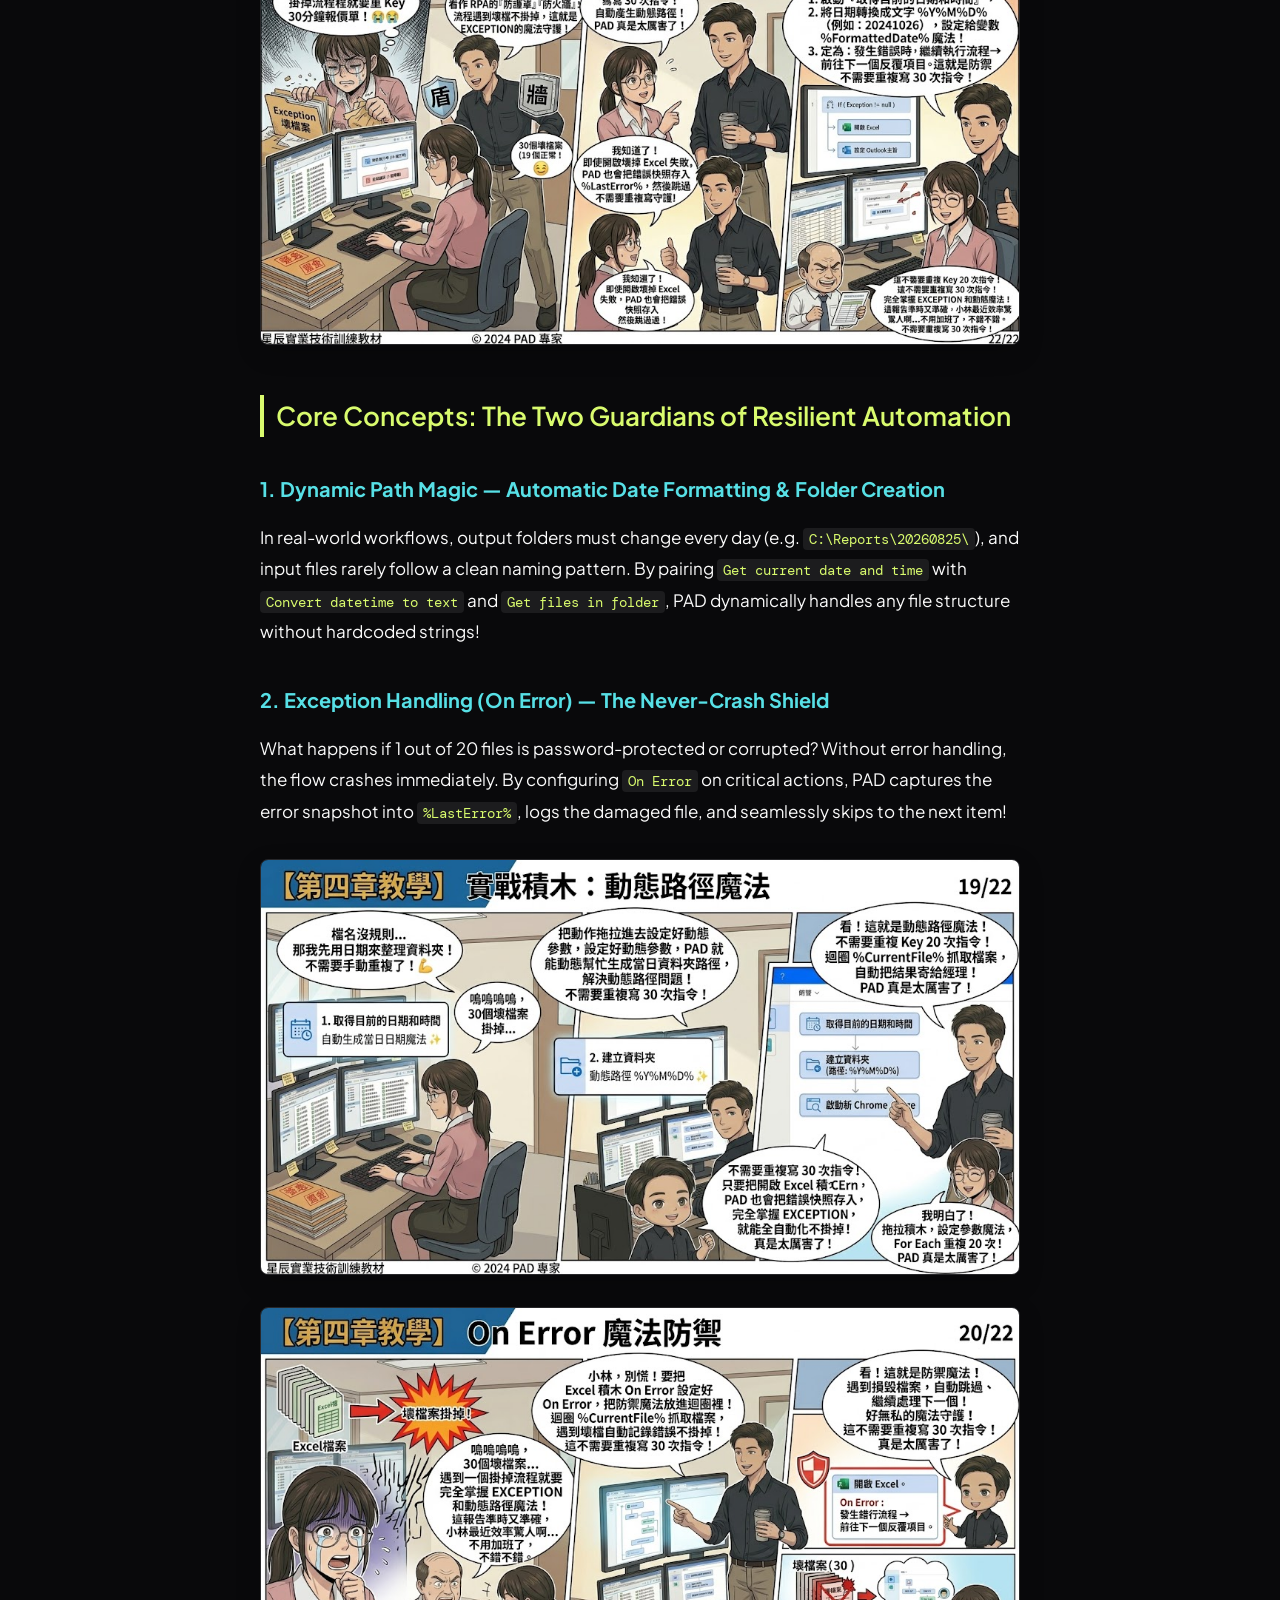
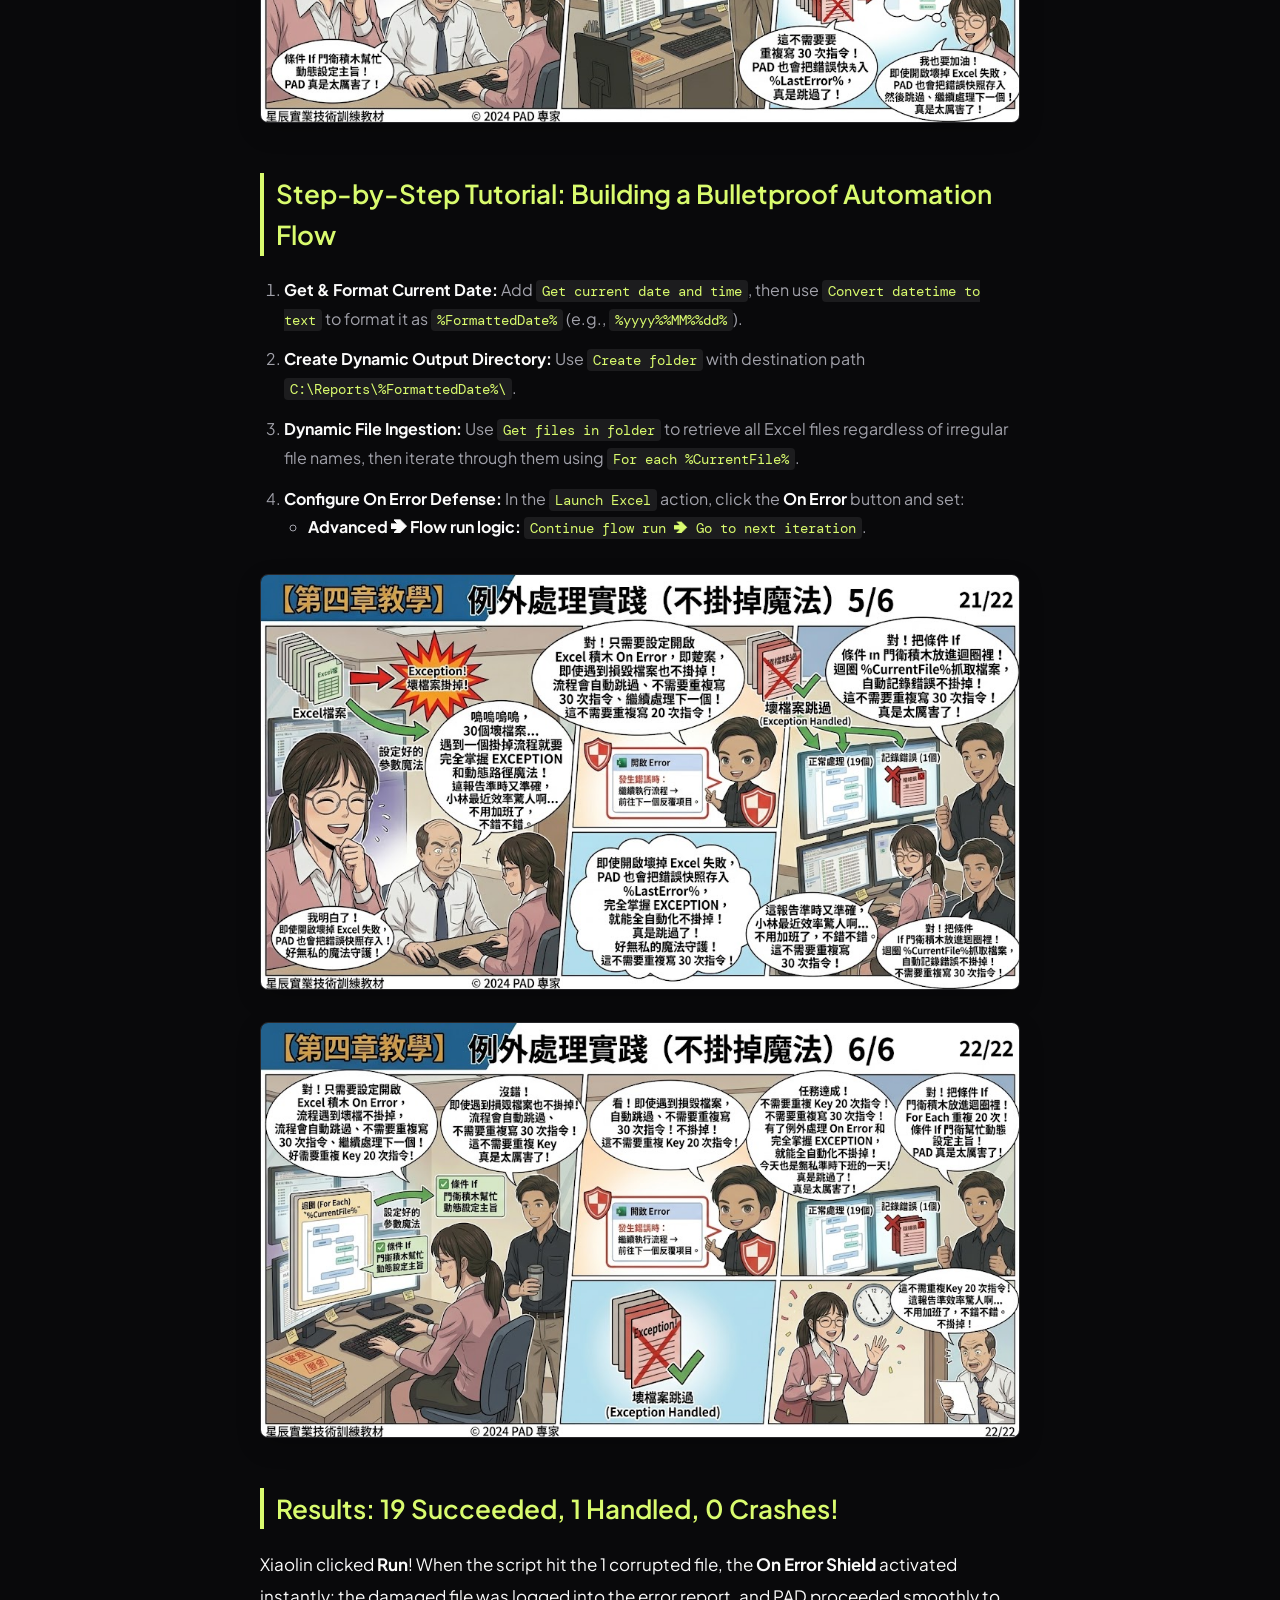
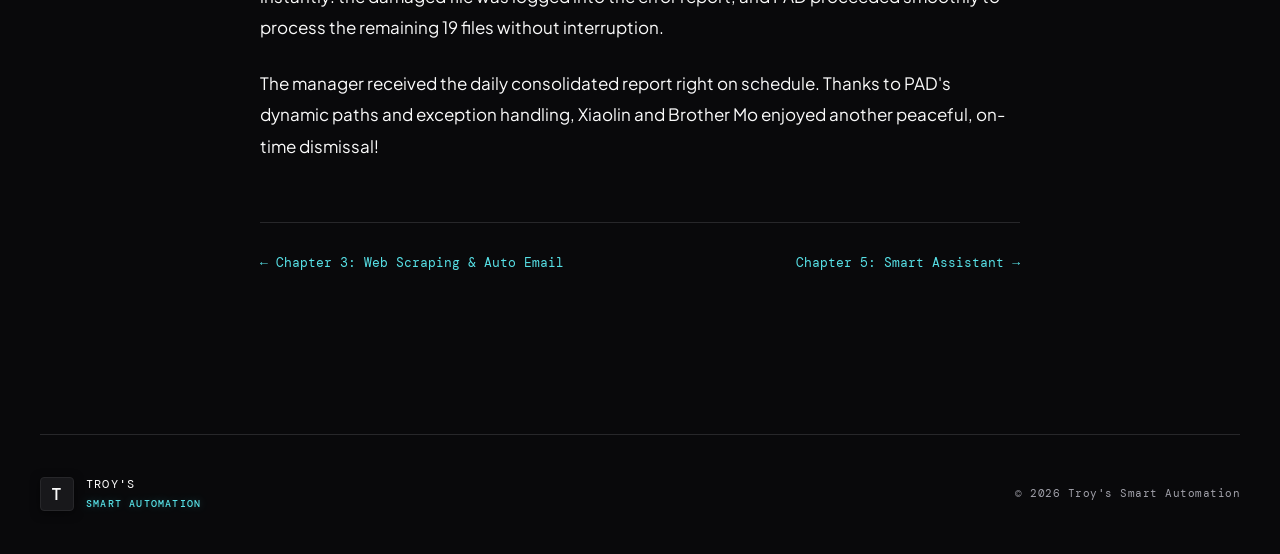
<file: pad-office-survival-guide-ch4.html>
﻿<!doctype html>
<html lang="zh-TW">
<head>
  <meta charset="utf-8" />
  <meta name="viewport" content="width=device-width, initial-scale=1" />
  
  <title>《PAD 辦公室生存記》第四章：流程守護者 —— 馴服系統異常與檔案路徑的動態魔法 | Troy Su 技術專欄 | Troy's Smart Automation</title>
  <meta name="title" content="《PAD 辦公室生存記》第四章：流程守護者 —— 馴服系統異常與檔案路徑的動態魔法 | Troy Su 技術專欄 | Troy's Smart Automation" />
  <meta name="description" content="分公司 Excel 檔名混亂、還要存入當日動態資料夾？遇到損毀壞檔流程就崩潰？跟著 Troy Su 掌握 PAD 動態日期路徑魔法與 On Error 例外處理防護罩，打造堅不可摧的自動化流程！" />
  <meta name="keywords" content="PAD, Power Automate Desktop, 例外處理, On Error, 異常處理, 動態路徑, 日期轉換, 建立資料夾, RPA, 自動化教學漫畫, 辦公室生存記, Troy Su" />
  <meta name="author" content="Troy Su" />
  <meta name="robots" content="index, follow, max-image-preview:large" />
  
  <meta property="og:type" content="article" />
  <meta property="og:url" content="https://troysuice.github.io/troy-smart-automation/pad-office-survival-guide-ch4.html" />
  <meta property="og:title" content="《PAD 辦公室生存記》第四章：流程守護者 —— 馴服系統異常與檔案路徑的動態魔法 | Troy Su" />
  <meta property="og:description" content="分公司 Excel 檔名混亂、還要存入當日動態資料夾？遇到損毀壞檔流程就崩潰？跟著 Troy Su 掌握 PAD 動態日期路徑魔法與 On Error 例外處理防護罩，打造堅不可摧的自動化流程！" />
  <meta property="og:image" content="https://troysuice.github.io/troy-smart-automation/assets/comic-4-1.jpg" />

  <meta property="twitter:card" content="summary_large_image" />
  <meta property="twitter:url" content="https://troysuice.github.io/troy-smart-automation/pad-office-survival-guide-ch4.html" />
  <meta property="twitter:title" content="《PAD 辦公室生存記》第四章：流程守護者 —— 馴服系統異常與檔案路徑的動態魔法 | Troy Su" />
  <meta property="twitter:description" content="分公司 Excel 檔名混亂、還要存入當日動態資料夾？遇到損毀壞檔流程就崩潰？跟著 Troy Su 掌握 PAD 動態日期路徑魔法與 On Error 例外處理防護罩，打造堅不可摧的自動化流程！" />
  <meta property="twitter:image" content="https://troysuice.github.io/troy-smart-automation/assets/comic-4-1.jpg" />

  <link rel="canonical" href="https://troysuice.github.io/troy-smart-automation/pad-office-survival-guide-ch4.html" />
  
  <script type="application/ld+json">
  {
    "@context": "https://schema.org",
    "@type": "TechArticle",
    "headline": "《PAD 辦公室生存記》第四章：流程守護者 —— 馴服系統異常與檔案路徑的動態魔法",
    "image": [
      "https://troysuice.github.io/troy-smart-automation/assets/comic-4-1.jpg"
    ],
    "author": {
      "@type": "Person",
      "name": "Troy Su"
    },
    "publisher": {
      "@type": "Organization",
      "name": "Troy's Smart Automation"
    },
    "datePublished": "2026-08-25",
    "dateModified": "2026-08-25",
    "description": "分公司 Excel 檔名混亂、還要存入當日動態資料夾？遇到損毀壞檔流程就崩潰？跟著 Troy Su 掌握 PAD 動態日期路徑魔法與 On Error 例外處理防護罩，打造堅不可摧的自動化流程！",
    "keywords": "PAD, Power Automate Desktop, 例外處理, On Error, 異常處理, 動態路徑, 日期轉換, RPA, 自動化教學漫畫"
  }
  </script>

  <link rel="preconnect" href="https://fonts.googleapis.com" />
  <link rel="preconnect" href="https://fonts.gstatic.com" crossorigin />
  <link href="https://fonts.googleapis.com/css2?family=DM+Mono:wght@400;500&family=Plus+Jakarta+Sans:ital,wght@0,400;0,500;0,600;0,700;1,400&family=Noto+Sans+TC:wght@400;500;600;700&family=Noto+Sans+JP:wght@400;500;700&family=Noto+Sans+KR:wght@400;500;700&family=Noto+Sans+SC:wght@400;500;700&display=swap" rel="stylesheet" />
  <link rel="stylesheet" href="styles.css?v=1.1" />
  <style>
    .article-wrap {
      padding: 120px 0 80px;
      max-width: 760px;
      margin: auto;
    }
    .article-header {
      margin-bottom: 60px;
      border-bottom: 1px solid var(--line);
      padding-bottom: 40px;
    }
    .article-header h1 {
      font-size: clamp(28px, 4vw, 42px);
      line-height: 1.25;
      margin: 20px 0;
      letter-spacing: -0.5px;
    }
    .article-meta {
      display: flex;
      gap: 20px;
      color: var(--muted);
      font-family: "DM Mono", monospace;
      font-size: 12px;
      margin-top: 20px;
    }
    .article-content h2 {
      font-size: 26px;
      color: var(--lime);
      margin: 50px 0 20px;
      font-weight: 600;
      border-left: 4px solid var(--lime);
      padding-left: 12px;
    }
    .article-content h3 {
      font-size: 20px;
      color: var(--cyan);
      margin: 36px 0 14px;
    }
    .article-content p {
      font-size: 17px;
      line-height: 1.85;
      color: var(--text);
      margin-bottom: 24px;
    }
    .article-content ul, .article-content ol {
      font-size: 16px;
      line-height: 1.8;
      color: var(--muted);
      margin-bottom: 32px;
      padding-left: 24px;
    }
    .article-content li {
      margin-bottom: 12px;
    }
    .article-content li strong {
      color: var(--text);
    }
    .article-content img {
      width: 100%;
      border-radius: 8px;
      border: 1px solid var(--line);
      margin: 32px 0;
      display: block;
      box-shadow: 0 8px 24px rgba(0,0,0,0.2);
    }
    .back-btn {
      display: inline-block;
      margin-bottom: 40px;
      color: var(--cyan);
      text-decoration: none;
      font-family: "DM Mono", monospace;
      font-size: 12px;
      letter-spacing: 1px;
    }
    .back-btn:hover {
      text-decoration: underline;
    }
    blockquote.author-note {
      border-left: 4px solid var(--accent);
      padding-left: 1rem;
      margin-bottom: 2rem;
      color: var(--text-muted);
      background: rgba(255,255,255,0.03);
      padding: 1rem;
      border-radius: 0 8px 8px 0;
    }
    .chapter-nav {
      display: flex;
      justify-content: space-between;
      gap: 16px;
      margin-top: 60px;
      padding-top: 30px;
      border-top: 1px solid var(--line);
      font-family: "DM Mono", monospace;
      font-size: 13px;
    }
    .chapter-nav a {
      color: var(--cyan);
      text-decoration: none;
      display: inline-flex;
      align-items: center;
      gap: 6px;
    }
    .chapter-nav a:hover {
      text-decoration: underline;
    }
    .code-pill {
      background: rgba(255, 255, 255, 0.08);
      color: var(--lime);
      padding: 2px 6px;
      border-radius: 4px;
      font-family: "DM Mono", monospace;
      font-size: 14px;
    }
  </style>
</head>
<body>
  <div class="noise" aria-hidden="true"></div>
  
  <header class="site-header">
    <a class="brand" href="index.html" aria-label="Home">
      <span class="brand-mark">T</span>
      <span>TROY'S<br><b>SMART AUTOMATION</b></span>
    </a>
    <button class="menu-toggle" aria-controls="main-nav" aria-expanded="false">
      <span></span><span></span><span></span><i data-i18n="menu">Menu</i>
    </button>
    <nav id="main-nav" class="main-nav" aria-label="Main Navigation">
      <a href="index.html#about" data-i18n="nav_about">About Troy</a>
      <a href="index.html#expertise" data-i18n="nav_expertise">Expertise</a>
      <a href="index.html#work" data-i18n="nav_work">Selected Work</a>
      <a href="index.html#software" data-i18n="nav_software">Software</a>
      <a href="articles.html" data-i18n="nav_articles">Insights</a>
      <a class="nav-cta" href="index.html#contact"><span data-i18n="nav_contact">Start Planning</span> <span>↗</span></a>
      <div class="lang-selector-wrapper">
        <select id="lang-select" class="lang-select" aria-label="Select Language">
          <option value="en">English</option>
          <option value="zh-TW">繁體中文</option>
          <option value="zh-CN">简体中文</option>
          <option value="ja">日本語</option>
          <option value="ko">한국어</option>
        </select>
      </div>
    </nav>
  </header>

  <main class="article-wrap">
    <a href="articles.html" class="back-btn">← BACK TO ARTICLES</a>
    
    <!-- ==================== English Block ==================== -->
    <div data-lang-block="en">
      <header class="article-header">
        <p class="eyebrow"><span></span> RPA / COMIC / TUTORIAL</p>
        <h1>PAD Office Survival Guide Ch.4: The Flow Guardian (Exceptions & Dynamic Paths)</h1>
        <div class="article-meta">
          <span>AUTHOR: Troy Su</span>
          <span>DATE: 2026-08-25</span>
          <span>READ: 5 MIN</span>
        </div>
      </header>
      <div class="article-content">
        <blockquote class="author-note">
          <strong>Author: Troy Su</strong> | Power Automate Desktop (PAD) & RPA Automation Expert
        </blockquote>
        <p>Just when Xiaolin felt confident in her automation skills, real-world office chaos struck with a vengeance!</p>
        <p>The sales manager dashed in with a new demanding request: <em>"Xiaolin! Urgent assignment! These 20 branch office Excel files have completely inconsistent file names! Plus, the consolidated output must be saved into a dynamic folder named after today's date! Real urgent!"</em></p>
        <p>To make matters worse, one corrupted file could instantly crash the entire automated script. But Brother Mo stepped in with a smile: <em>"Don't panic, Xiaolin. It's time to unlock PAD's two greatest defense skills: <strong>Dynamic Date Paths</strong> and <strong>On Error Exception Shields</strong>!"</em></p>
        
        <img src="assets/comic-4-1.jpg" alt="PAD Office Survival Guide Ch4: Inconsistent Names and Dynamic Date Folder Crisis" loading="lazy">
        <img src="assets/comic-4-2.jpg" alt="PAD Office Survival Guide Ch4: Core Concepts - Exception Handling Shield and Firewall" loading="lazy">
        
        <h2>Core Concepts: The Two Guardians of Resilient Automation</h2>
        
        <h3>1. Dynamic Path Magic — Automatic Date Formatting & Folder Creation</h3>
        <p>In real-world workflows, output folders must change every day (e.g. <code class="code-pill">C:\Reports\20260825\</code>), and input files rarely follow a clean naming pattern. By pairing <code class="code-pill">Get current date and time</code> with <code class="code-pill">Convert datetime to text</code> and <code class="code-pill">Get files in folder</code>, PAD dynamically handles any file structure without hardcoded strings!</p>

        <h3>2. Exception Handling (On Error) — The Never-Crash Shield</h3>
        <p>What happens if 1 out of 20 files is password-protected or corrupted? Without error handling, the flow crashes immediately. By configuring <code class="code-pill">On Error</code> on critical actions, PAD captures the error snapshot into <code class="code-pill">%LastError%</code>, logs the damaged file, and seamlessly skips to the next item!</p>
        
        <img src="assets/comic-4-3.jpg" alt="PAD Office Survival Guide Ch4: Building Dynamic Date Paths and File Loops" loading="lazy">
        <img src="assets/comic-4-4.jpg" alt="PAD Office Survival Guide Ch4: Configuring On Error to Skip Corrupted Files" loading="lazy">
        
        <h2>Step-by-Step Tutorial: Building a Bulletproof Automation Flow</h2>
        <ol>
          <li><strong>Get & Format Current Date:</strong> Add <code class="code-pill">Get current date and time</code>, then use <code class="code-pill">Convert datetime to text</code> to format it as <code class="code-pill">%FormattedDate%</code> (e.g., <code class="code-pill">%yyyy%%MM%%dd%</code>).</li>
          <li><strong>Create Dynamic Output Directory:</strong> Use <code class="code-pill">Create folder</code> with destination path <code class="code-pill">C:\Reports\%FormattedDate%\</code>.</li>
          <li><strong>Dynamic File Ingestion:</strong> Use <code class="code-pill">Get files in folder</code> to retrieve all Excel files regardless of irregular file names, then iterate through them using <code class="code-pill">For each %CurrentFile%</code>.</li>
          <li><strong>Configure On Error Defense:</strong> In the <code class="code-pill">Launch Excel</code> action, click the <strong>On Error</strong> button and set:
            <ul>
              <li><strong>Advanced ➔ Flow run logic:</strong> <code class="code-pill">Continue flow run ➔ Go to next iteration</code>.</li>
            </ul>
          </li>
        </ol>

        <img src="assets/comic-4-5.jpg" alt="PAD Office Survival Guide Ch4: 19 Successful Files, 1 Handled Corrupt File" loading="lazy">
        <img src="assets/comic-4-6.jpg" alt="PAD Office Survival Guide Ch4: Mission Accomplished and Leaving on Time" loading="lazy">
        
        <h2>Results: 19 Succeeded, 1 Handled, 0 Crashes!</h2>
        <p>Xiaolin clicked <strong>Run</strong>! When the script hit the 1 corrupted file, the <strong>On Error Shield</strong> activated instantly: the damaged file was logged into the error report, and PAD proceeded smoothly to process the remaining 19 files without interruption.</p>
        <p>The manager received the daily consolidated report right on schedule. Thanks to PAD's dynamic paths and exception handling, Xiaolin and Brother Mo enjoyed another peaceful, on-time dismissal!</p>
        
        <div class="chapter-nav">
          <a href="pad-office-survival-guide-ch3.html">← Chapter 3: Web Scraping & Auto Email</a>
          <a href="pad-office-survival-guide-ch5.html">Chapter 5: Smart Assistant →</a>
        </div>
      </div>
    </div>

    <!-- ==================== Traditional Chinese Block ==================== -->
    <div data-lang-block="zh-TW">
      <header class="article-header">
        <p class="eyebrow"><span></span> RPA / COMIC / TUTORIAL</p>
        <h1>《PAD 辦公室生存記》第四章：流程守護者 —— 馴服系統異常與檔案路徑的動態魔法</h1>
        <div class="article-meta">
          <span>AUTHOR: Troy Su</span>
          <span>DATE: 2026-08-25</span>
          <span>READ: 5 MIN</span>
        </div>
      </header>
      <div class="article-content">
        <blockquote class="author-note">
          <strong>作者：Troy Su</strong> | Power Automate Desktop (PAD) 與 RPA 自動化專家
        </blockquote>
        <p>當小林以為自己已經精通自動化時，真實職場的「混沌考驗」才正要開始！</p>
        <p>業務經理再次推開大門丟下難題：<em>「小林！緊急交辦！這 20 家分公司的 Excel 報價檔名完全沒規則，而且要求每天產出的彙整結果必須自動存入『當日日期』的資料夾裡！很急！（順手嘛！）」</em></p>
        <p>更可怕的是，如果這 20 份檔案中有一份損毀或格式錯誤，傳統自動化流程就會直接報錯中斷，前功盡棄！這時莫哥端著保溫杯登場：<em>「別慌！今天教你 RPA 的兩大防禦神技：<strong>動態日期路徑魔法</strong>與<strong>On Error 例外處理防護罩</strong>！」</em></p>
        
        <img src="assets/comic-4-1.jpg" alt="PAD 辦公室生存記 第四章第1頁：檔名混亂與當日日期資料夾的雙重考驗" loading="lazy">
        <img src="assets/comic-4-2.jpg" alt="PAD 辦公室生存記 第四章第2頁：觀念解析 - EXCEPTION 例外處理防護罩與防火牆" loading="lazy">
        
        <h2>核心觀念：打造堅不可摧的自動化流程</h2>
        
        <h3>1. 動態路徑魔法 —— 自動生成日期與動態撈檔</h3>
        <p>在實務中，輸出路徑每天都在變動（例如 <code class="code-pill">C:\Reports\20260825\</code>），且來源檔案名稱五花八門。透過 <code class="code-pill">取得目前的日期和時間</code> 轉換為文字變數 <code class="code-pill">%FormattedDate%</code>，再搭配 <code class="code-pill">取得資料夾中的檔案</code>，PAD 就能動態抓取所有檔案路徑，再也不用寫死固定字串！</p>

        <h3>2. EXCEPTION 例外處理 —— 不掛掉的守護盾</h3>
        <p>萬一 20 個檔案中有 1 個損壞或格式異常怎麼辦？如果沒有例外處理，整個流程會直接中斷掛掉。只要在關鍵積木設定 <code class="code-pill">On Error (錯誤時)</code>，PAD 就會將錯誤快照存入變數 <code class="code-pill">%LastError%</code>，自動跳過壞檔案並繼續處理下一個，絕不中途崩潰！</p>
        
        <img src="assets/comic-4-3.jpg" alt="PAD 辦公室生存記 第四章第3頁：實戰積木 - 動態路徑與日期資料夾建立" loading="lazy">
        <img src="assets/comic-4-4.jpg" alt="PAD 辦公室生存記 第四章第4頁：On Error 魔法防禦設定" loading="lazy">
        
        <h2>實戰教學：4 步打造防禦型全自動流程</h2>
        <ol>
          <li><strong>取得並轉換當日日期：</strong>加入 <code class="code-pill">取得目前的日期和時間</code>，接著使用 <code class="code-pill">將日期時間轉換為文字</code>，將格式自訂為 <code class="code-pill">%yyyy%%MM%%dd%</code> 並存入變數 <code class="code-pill">%FormattedDate%</code>。</li>
          <li><strong>動態建立日期資料夾：</strong>加入 <code class="code-pill">建立資料夾 (Create folder)</code>，將路徑設為 <code class="code-pill">C:\Reports\%FormattedDate%\</code>。</li>
          <li><strong>動態獲取檔案清單：</strong>使用 <code class="code-pill">取得資料夾中的檔案</code> 撈出所有分公司報表，並用 <code class="code-pill">For each %CurrentFile%</code> 迴圈逐一處理。</li>
          <li><strong>設定 On Error 防護罩：</strong>在 <code class="code-pill">啟動 Excel</code> 或讀取動作點開左下角 <strong>「錯誤時 (On Error)」</strong>，設定：
            <ul>
              <li><strong>進階設定 ➔ 流程執行邏輯：</strong>選擇 <code class="code-pill">繼續執行流程 ➔ 前往下一個反覆項目 (Go to next iteration)</code>。</li>
            </ul>
          </li>
        </ol>

        <img src="assets/comic-4-5.jpg" alt="PAD 辦公室生存記 第四章第5頁：例外處理實踐 - 壞檔案跳過，正常檔案全數完成" loading="lazy">
        <img src="assets/comic-4-6.jpg" alt="PAD 辦公室生存記 第四章第6頁：任務達成！全自動化不掛掉，準時下班" loading="lazy">
        
        <h2>成果驗收：19 份成功處理、1 份損毀跳過，零中斷！</h2>
        <p>小林按下執行按鈕！當機器人跑到損毀的 Excel 檔案時，<strong>On Error 防護盾</strong>瞬間啟動：自動記錄錯誤、順暢跳過損毀檔案，並繼續把剩下的 19 份正常檔案完美彙整進當日的日期資料夾中！</p>
        <p>業務主管看著準時出爐的報表驚嘆不已。學會動態路徑與例外處理的小林，與莫哥再次悠閒喝著咖啡，準時打卡下班！</p>

        <div class="chapter-nav">
          <a href="pad-office-survival-guide-ch3.html">← 第三章：網頁資料抓取與自動郵寄大作戰</a>
          <a href="pad-office-survival-guide-ch5.html">第五章：智慧助手登場 →</a>
        </div>
      </div>
    </div>

    <!-- ==================== Simplified Chinese Block ==================== -->
    <div data-lang-block="zh-CN">
      <header class="article-header">
        <p class="eyebrow"><span></span> RPA / COMIC / TUTORIAL</p>
        <h1>《PAD 办公室生存记》第四章：流程守护者 —— 驯服系统异常与文件路径的动态魔法</h1>
        <div class="article-meta">
          <span>AUTHOR: Troy Su</span>
          <span>DATE: 2026-08-25</span>
          <span>READ: 5 MIN</span>
        </div>
      </header>
      <div class="article-content">
        <blockquote class="author-note">
          <strong>作者：Troy Su</strong> | Power Automate Desktop (PAD) 与 RPA 自动化专家
        </blockquote>
        <p>当小林以为自己已经精通自动化时，真实职场的“混沌考验”才正要开始！</p>
        <p>业务经理再次推开大门丢下难题：<em>“小林！紧急交办！这 20 家分公司的 Excel 报价文件名完全没规则，而且要求每天产出的汇总结果必须自动存入‘当日日期’的文件夹里！很急！（顺手嘛！）”</em></p>
        <p>更可怕的是，如果这 20 份文件中有一份损坏或格式错误，传统自动化流程就会直接报错中断，前功尽弃！这时莫哥端着保温杯登场：<em>“别慌！今天教你 RPA 的两大防御神技：<strong>动态日期路径魔法</strong>与<strong>On Error 异常处理防护罩</strong>！”</em></p>
        
        <img src="assets/comic-4-1.jpg" alt="PAD 办公室生存记 第四章第1页：文件名混乱与当日日期文件夹的双重考验" loading="lazy">
        <img src="assets/comic-4-2.jpg" alt="PAD 办公室生存记 第四章第2页：观念解析 - EXCEPTION 异常处理防护罩与防火墙" loading="lazy">
        
        <h2>核心观念：打造坚不可摧的自动化流程</h2>
        
        <h3>1. 动态路径魔法 —— 自动生成日期与动态捞档</h3>
        <p>在实务中，输出路径每天都在变动（例如 <code class="code-pill">C:\Reports\20260825\</code>），且来源文件名称五花八门。通过 <code class="code-pill">取得目前的日期和时间</code> 转换为文本变量 <code class="code-pill">%FormattedDate%</code>，再搭配 <code class="code-pill">取得文件夹中的文件</code>，PAD 就能动态抓取所有文件路径，再也不用写死固定字符串！</p>

        <h3>2. EXCEPTION 异常处理 —— 不挂掉的守护盾</h3>
        <p>万一 20 个文件中有 1 个损坏或格式异常怎么办？如果没有异常处理，整个流程会直接中断挂掉。只要在关键积木设定 <code class="code-pill">On Error (错误时)</code>，PAD 就会将错误快照存入变量 <code class="code-pill">%LastError%</code>，自动跳过坏文件并继续处理下一个，绝不中途崩溃！</p>
        
        <img src="assets/comic-4-3.jpg" alt="PAD 办公室生存记 第四章第3页：实战积木 - 动态路径与日期文件夹建立" loading="lazy">
        <img src="assets/comic-4-4.jpg" alt="PAD 办公室生存记 第四章第4页：On Error 魔法防御设定" loading="lazy">
        
        <h2>实战教学：4 步打造防御型全自动流程</h2>
        <ol>
          <li><strong>取得并转换当日日期：</strong>加入 <code class="code-pill">取得目前的日期和时间</code>，接着使用 <code class="code-pill">将日期时间转换为文本</code>，将格式自定义为 <code class="code-pill">%yyyy%%MM%%dd%</code> 并存入变量 <code class="code-pill">%FormattedDate%</code>。</li>
          <li><strong>动态建立日期文件夹：</strong>加入 <code class="code-pill">建立文件夹 (Create folder)</code>，将路径设为 <code class="code-pill">C:\Reports\%FormattedDate%\</code>。</li>
          <li><strong>动态获取文件清单：</strong>使用 <code class="code-pill">取得文件夹中的文件</code> 捞出所有分公司报表，并用 <code class="code-pill">For each %CurrentFile%</code> 循环逐一处理。</li>
          <li><strong>设定 On Error 防护罩：</strong>在 <code class="code-pill">启动 Excel</code> 或读取动作点开左下角 <strong>“错误时 (On Error)”</strong>，设定：
            <ul>
              <li><strong>进阶设定 ➔ 流程执行逻辑：</strong>选择 <code class="code-pill">继续执行流程 ➔ 前往下一个反覆项目 (Go to next iteration)</code>。</li>
            </ul>
          </li>
        </ol>

        <img src="assets/comic-4-5.jpg" alt="PAD 办公室生存记 第四章第5页：异常处理实践 - 坏文件跳过，正常文件全数完成" loading="lazy">
        <img src="assets/comic-4-6.jpg" alt="PAD 办公室生存记 第四章第6页：任务达成！全自动化不挂掉，准时下班" loading="lazy">
        
        <h2>成果验收：19 份成功处理、1 份损坏跳过，零中断！</h2>
        <p>小林按下执行按钮！当机器人跑到损坏的 Excel 文件时，<strong>On Error 防护盾</strong>瞬间启动：自动记录错误、顺畅跳过损坏文件，并继续把剩下的 19 份正常文件完美汇总进当日的日期文件夹中！</p>
        <p>业务主管看着准时出炉的报表惊叹不已。学会动态路径与异常处理的小林，与莫哥再次悠闲喝着咖啡，准时打卡下班！</p>

        <div class="chapter-nav">
          <a href="pad-office-survival-guide-ch3.html">← 第三章：网页数据抓取与自动邮件大作战</a>
          <a href="pad-office-survival-guide-ch5.html">第五章：智慧助手登场 →</a>
        </div>
      </div>
    </div>

    <!-- ==================== Japanese Block ==================== -->
    <div data-lang-block="ja">
      <header class="article-header">
        <p class="eyebrow"><span></span> RPA / COMIC / TUTORIAL</p>
        <h1>PADオフィスサバイバルガイド 第四章：フローの守護者（例外処理と動的パスの魔法）</h1>
        <div class="article-meta">
          <span>AUTHOR: Troy Su</span>
          <span>DATE: 2026-08-25</span>
          <span>READ: 5 MIN</span>
        </div>
      </header>
      <div class="article-content">
        <blockquote class="author-note">
          <strong>著者：Troy Su</strong> | Power Automate Desktop (PAD) および RPA 自動化エキスパート
        </blockquote>
        <p>自動化をマスターしたと思った小林に、現場のリアルな混沌が立ちはだかります！</p>
        <p>営業部長が駆け込んできました：<em>「小林さん！緊急案件だ！20支店のExcel見積もりファイル名がバラバラで統一されていない！しかも本日の日付フォルダに自動分類して集計してくれ！（ついでに頼むよ！）」</em></p>
        <p>さらにファイルが1つでも破損していればフロー全体がエラー停止してしまいます。そこで莫兄（モー・ガー）が登場：<em>「慌てないで！今日はRPAの2大防御技、<strong>動的日付パス</strong>と<strong>On Error例外処理シールド</strong>を伝授するよ！」</em></p>
        
        <img src="assets/comic-4-1.jpg" alt="PADオフィスサバイバルガイド 第4章 1/6" loading="lazy">
        <img src="assets/comic-4-2.jpg" alt="PADオフィスサバイバルガイド 第4章 2/6" loading="lazy">
        
        <h2>核心概念：絶対に落ちない自動化フローの構築</h2>
        
        <h3>1. 動的パスの魔法 —— 日付の自動生成と動的ファイル取得</h3>
        <p>日次レポートの保存先は毎日変動します（例: <code class="code-pill">C:\Reports\20260825\</code>）。<code class="code-pill">現在の日時を取得</code> から <code class="code-pill">日時のテキスト変換</code> を行い、<code class="code-pill">フォルダー内のファイルを取得</code> と組み合わせることで、ファイル名が不規則でも動的に全ファイルを取得できます。</p>

        <h3>2. EXCEPTION 例外処理 —— 停止させない守護シールド</h3>
        <p>20ファイル中1ファイルが破損していても、<code class="code-pill">On Error (エラー発生時)</code> を設定しておけば、PADがエラー詳細を変数 <code class="code-pill">%LastError%</code> に記録し、破損ファイルを自動スキップして次の処理へ進みます！</p>
        
        <img src="assets/comic-4-3.jpg" alt="PADオフィスサバイバルガイド 第4章 3/6" loading="lazy">
        <img src="assets/comic-4-4.jpg" alt="PADオフィスサバイバルガイド 第4章 4/6" loading="lazy">
        
        <h2>実践ガイド：堅牢な自動化フローの4ステップ</h2>
        <ol>
          <li><strong>現在日付の取得と書式変換：</strong><code class="code-pill">現在の日時を取得</code> を配置し、<code class="code-pill">日時をテキストに変換</code> で <code class="code-pill">%yyyy%%MM%%dd%</code> 形式の変数 <code class="code-pill">%FormattedDate%</code> を生成。</li>
          <li><strong>動的な日付フォルダ作成：</strong><code class="code-pill">フォルダーの作成</code> でパスを <code class="code-pill">C:\Reports\%FormattedDate%\</code> に指定。</li>
          <li><strong>ファイル一覧の動的取得：</strong><code class="code-pill">フォルダー内のファイルを取得</code> で全ファイルを抽出し、<code class="code-pill">For each %CurrentFile%</code> でループ処理。</li>
          <li><strong>On Error 例外処理の設定：</strong><code class="code-pill">Excel の起動</code> アクションで <strong>「エラー発生時 (On Error)」</strong> を開き、<code class="code-pill">フロー実行を続行 ➔ 次の反復に移動</code> に設定。</li>
        </ol>

        <img src="assets/comic-4-5.jpg" alt="PADオフィスサバイバルガイド 第4章 5/6" loading="lazy">
        <img src="assets/comic-4-6.jpg" alt="PADオフィスサバイバルガイド 第4章 6/6" loading="lazy">
        
        <h2>成果：19件成功、1件破損スキップ、中断ゼロ！</h2>
        <p>小林が実行ボタンを押すと、破損ファイルに遭遇した瞬間に <strong>On Error シールド</strong> が発動！エラーを記録してスムーズにスキップし、残り19ファイルを当日フォルダへ完璧に集計完了！小林と莫兄は今日も定時退社を達成しました！</p>

        <div class="chapter-nav">
          <a href="pad-office-survival-guide-ch3.html">← 第三章：Webスクレイピングと自動メール大作戦</a>
          <a href="pad-office-survival-guide-ch5.html">第五章：スマートアシスタント登場 →</a>
        </div>
      </div>
    </div>

    <!-- ==================== Korean Block ==================== -->
    <div data-lang-block="ko">
      <header class="article-header">
        <p class="eyebrow"><span></span> RPA / COMIC / TUTORIAL</p>
        <h1>PAD 오피스 서바이벌 가이드 4장: 프로세스 수호자 (예외 처리와 동적 경로 마법)</h1>
        <div class="article-meta">
          <span>AUTHOR: Troy Su</span>
          <span>DATE: 2026-08-25</span>
          <span>READ: 5 MIN</span>
        </div>
      </header>
      <div class="article-content">
        <blockquote class="author-note">
          <strong>저자: Troy Su</strong> | Power Automate Desktop (PAD) 및 RPA 자동화 전문가
        </blockquote>
        <p>자동화를 완전히 정복했다고 생각한 순간, 현실 업무의 혼돈이 시작됩니다!</p>
        <p>영업부장이 다급히 뛰어옵니다: <em>"샤오린! 긴급 과제야! 20개 지점의 Excel 견적 파일명이 제각각이야! 게다가 매일 '당일 날짜' 폴더를 자동 생성해서 취합 결과를 저장해야 해! 급해!"</em></p>
        <p>게다가 파일 중 하나라도 손상되어 있다면 전체 프로세스가 중단될 위험이 있습니다. 이때 모 형(Mo-ge)이 등장합니다: <em>"당황하지 마! 오늘은 RPA의 2대 방어 스킬인 <strong>동적 날짜 경로 마법</strong>과 <strong>On Error 예외 처리 방패</strong>를 알려줄게!"</em></p>
        
        <img src="assets/comic-4-1.jpg" alt="PAD 오피스 서바이벌 가이드 4장 1/6" loading="lazy">
        <img src="assets/comic-4-2.jpg" alt="PAD 오피스 서바이벌 가이드 4장 2/6" loading="lazy">
        
        <h2>핵심 개념: 절대 멈추지 않는 자동화 구축</h2>
        
        <h3>1. 동적 경로 마법 —— 날짜 자동 생성 및 파일 동적 수집</h3>
        <p>실무에서 저장 경로는 매일 바뀝니다(예: <code class="code-pill">C:\Reports\20260825\</code>). <code class="code-pill">현재 날짜 및 시간 가져오기</code>로 텍스트 변수 <code class="code-pill">%FormattedDate%</code>를 만든 뒤 <code class="code-pill">폴더 내 파일 가져오기</code>를 결합하면 파일명이 불규칙해도 모든 파일을 동적으로 처리할 수 있습니다.</p>

        <h3>2. EXCEPTION 예외 처리 —— 중단 없는 수호 방패</h3>
        <p>20개 파일 중 1개가 손상되어도 <code class="code-pill">On Error (오류 발생 시)</code>를 설정해 두면 PAD가 오류를 변수 <code class="code-pill">%LastError%</code>에 기록하고 손상된 파일을 안전하게 건너뛰어 다음 작업을 이어갑니다!</p>
        
        <img src="assets/comic-4-3.jpg" alt="PAD 오피스 서바이벌 가이드 4장 3/6" loading="lazy">
        <img src="assets/comic-4-4.jpg" alt="PAD 오피스 서바이벌 가이드 4장 4/6" loading="lazy">
        
        <h2>실전 튜토리얼: 방어형 완전 자동화 4단계</h2>
        <ol>
          <li><strong>현재 날짜 가져오기 및 변환:</strong> <code class="code-pill">현재 날짜 및 시간 가져오기</code> 후 <code class="code-pill">날짜/시간을 텍스트로 변환</code>으로 <code class="code-pill">%yyyy%%MM%%dd%</code> 형식 변수 <code class="code-pill">%FormattedDate%</code> 생성.</li>
          <li><strong>동적 날짜 폴더 생성:</strong> <code class="code-pill">폴더 만들기</code>를 추가하여 경로를 <code class="code-pill">C:\Reports\%FormattedDate%\</code>로 지정.</li>
          <li><strong>파일 목록 동적 수집:</strong> <code class="code-pill">폴더 내 파일 가져오기</code>로 보고서를 수집하고 <code class="code-pill">For each %CurrentFile%</code>로 루프 처리.</li>
          <li><strong>On Error 예외 처리 설정:</strong> <code class="code-pill">Excel 시작</code> 작업의 <strong>'오류 발생 시 (On Error)'</strong>에서 <code class="code-pill">흐름 실행 계속 ➔ 다음 반복으로 이동</code> 설정.</li>
        </ol>

        <img src="assets/comic-4-5.jpg" alt="PAD 오피스 서바이벌 가이드 4장 5/6" loading="lazy">
        <img src="assets/comic-4-6.jpg" alt="PAD 오피스 서바이벌 가이드 4장 6/6" loading="lazy">
        
        <h2>성공: 19개 성공, 1개 손상 파일 건너뜀, 무중단 완료!</h2>
        <p>샤오린이 실행 버튼을 누르자 손상된 파일을 만난 순간 <strong>On Error 방패</strong>가 작동! 오류를 기록하고 손상 파일을 부드럽게 건너뛴 후 나머지 19개 파일을 완벽하게 당일 날짜 폴더에 취합했습니다! 샤오린과 모 형은 오늘도 여유롭게 칼퇴근합니다!</p>

        <div class="chapter-nav">
          <a href="pad-office-survival-guide-ch3.html">← 3장: 웹 스크래핑과 자동 이메일 대작전</a>
          <a href="pad-office-survival-guide-ch5.html">5장: 스마트 비서 등장 →</a>
        </div>
      </div>
    </div>
  </main>

  <footer class="site-footer section-wrap" style="border-top: 1px solid var(--line); margin-top: 80px;">
    <a class="brand" href="index.html">
      <span class="brand-mark">T</span>
      <span>TROY'S<br><b>SMART AUTOMATION</b></span>
    </a>
    <p>© 2026 Troy's Smart Automation</p>
  </footer>
  
  <script src="script.js?v=1.4"></script>
</body>
</html>
</file>
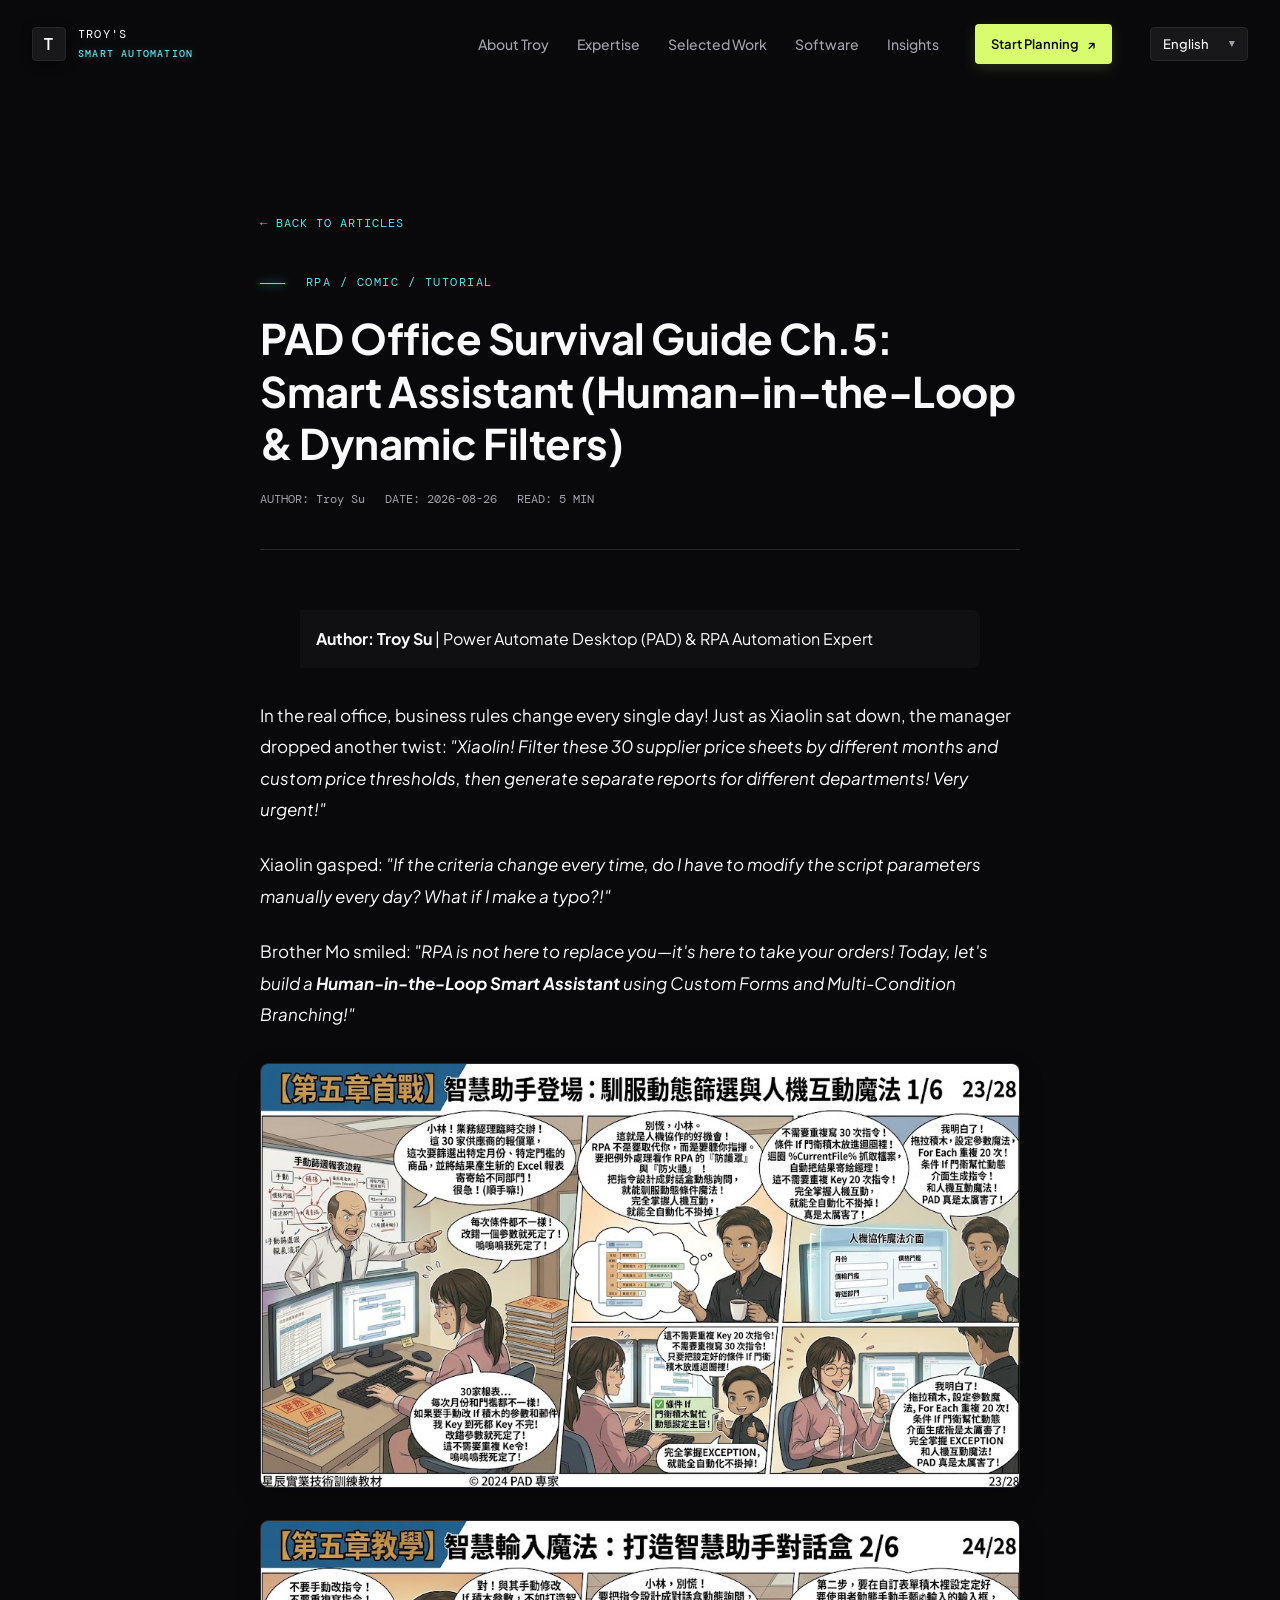
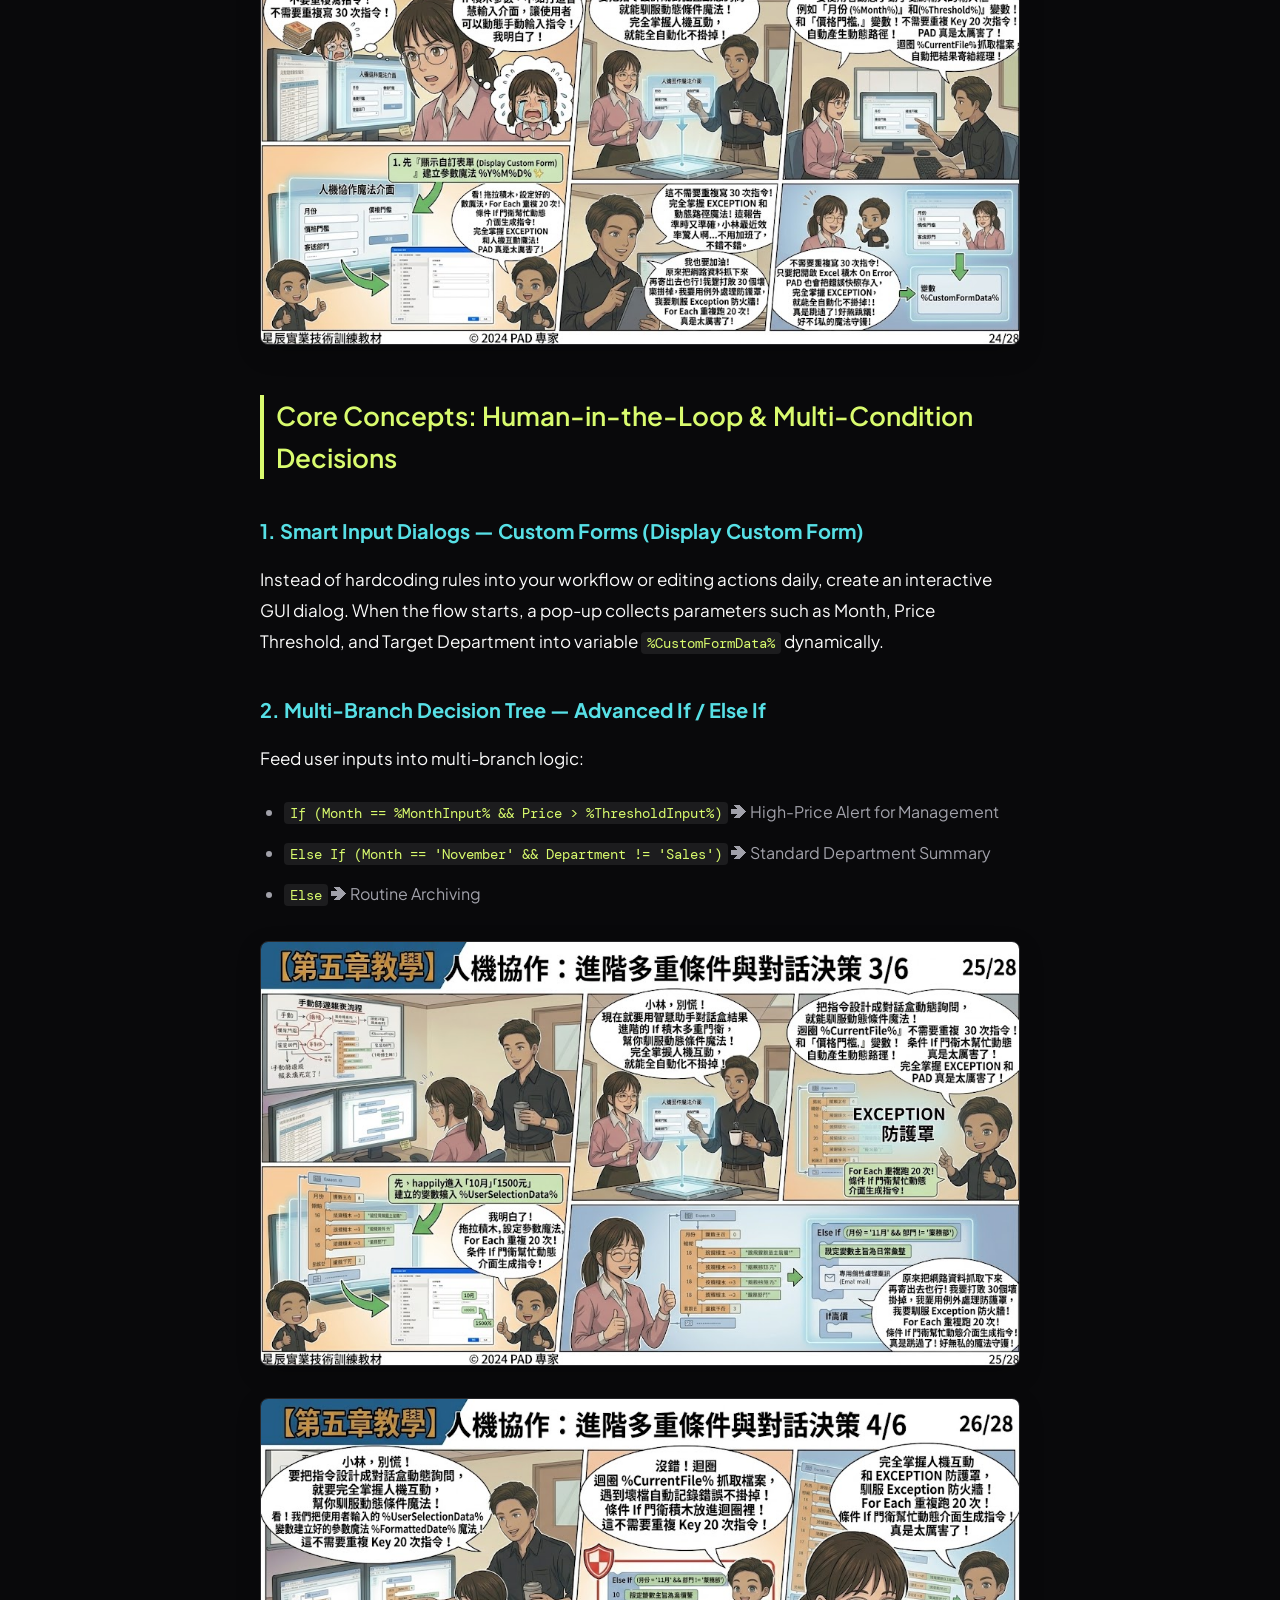
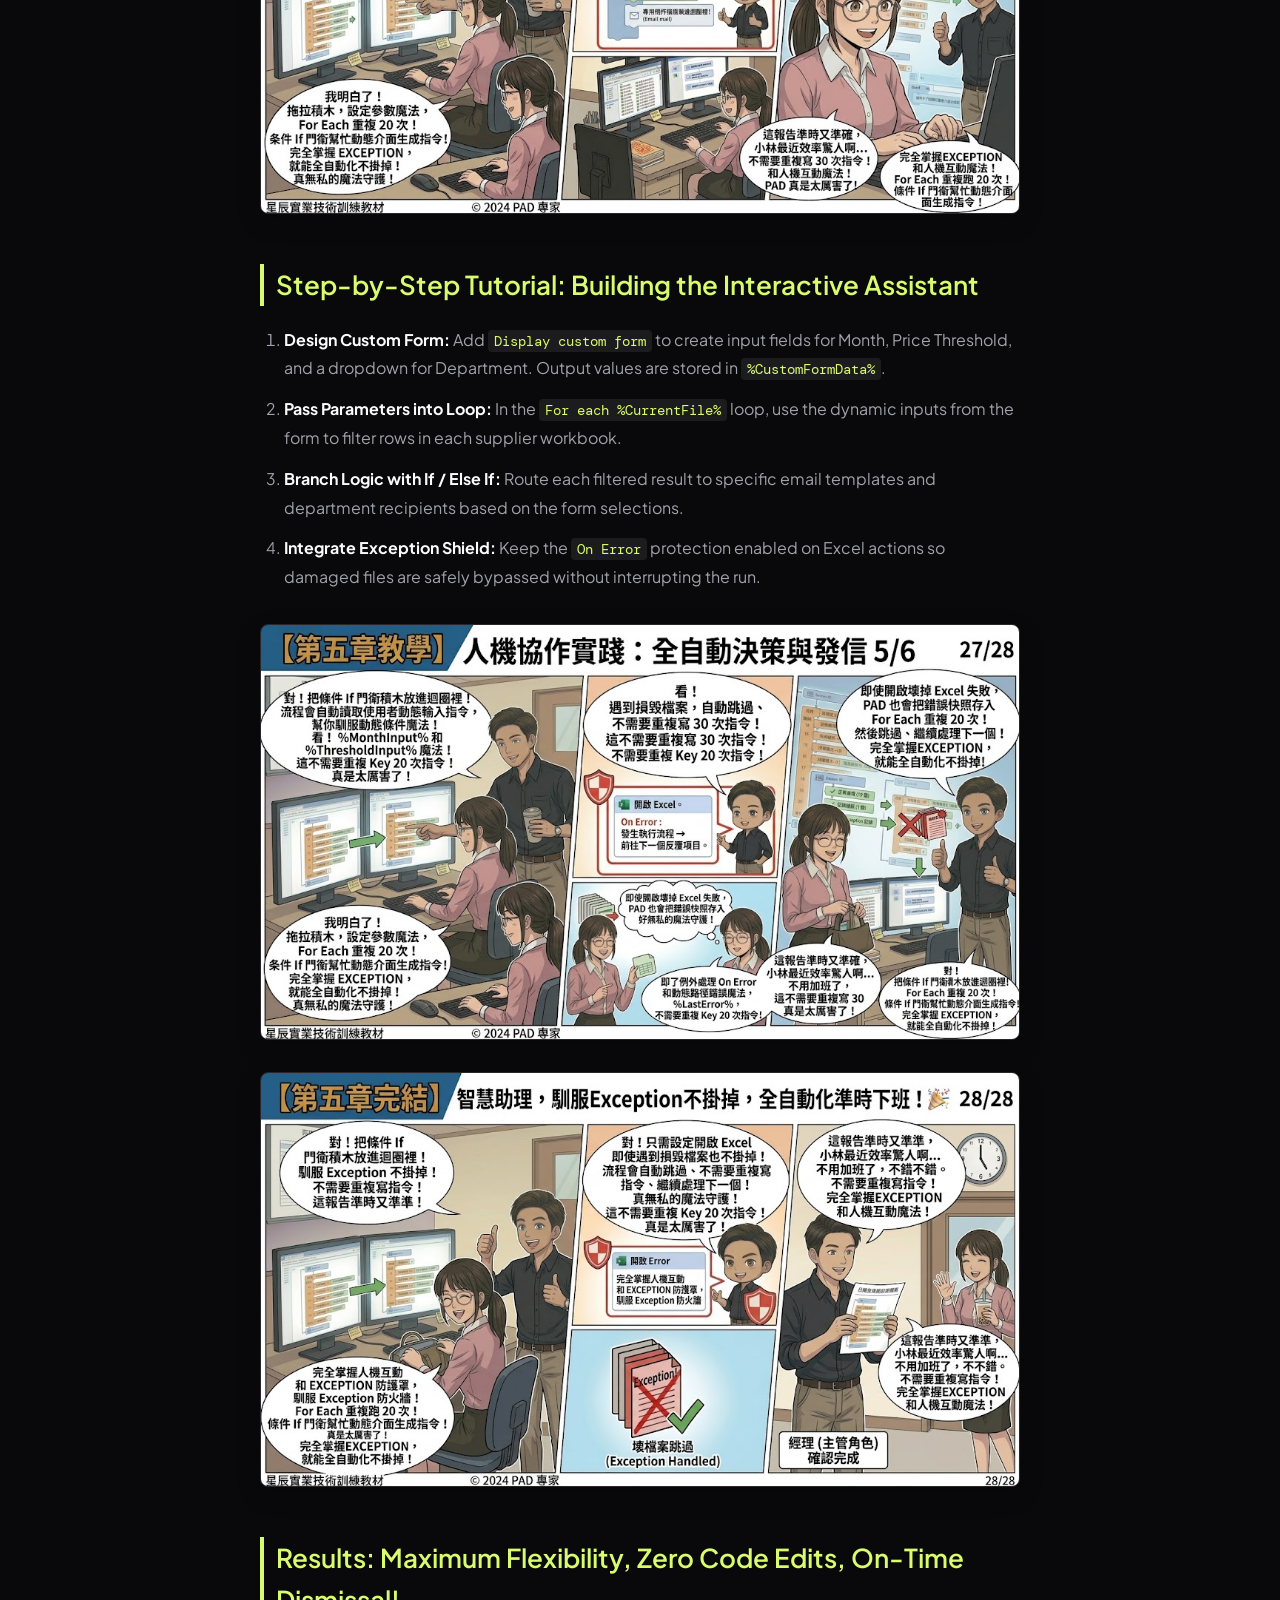
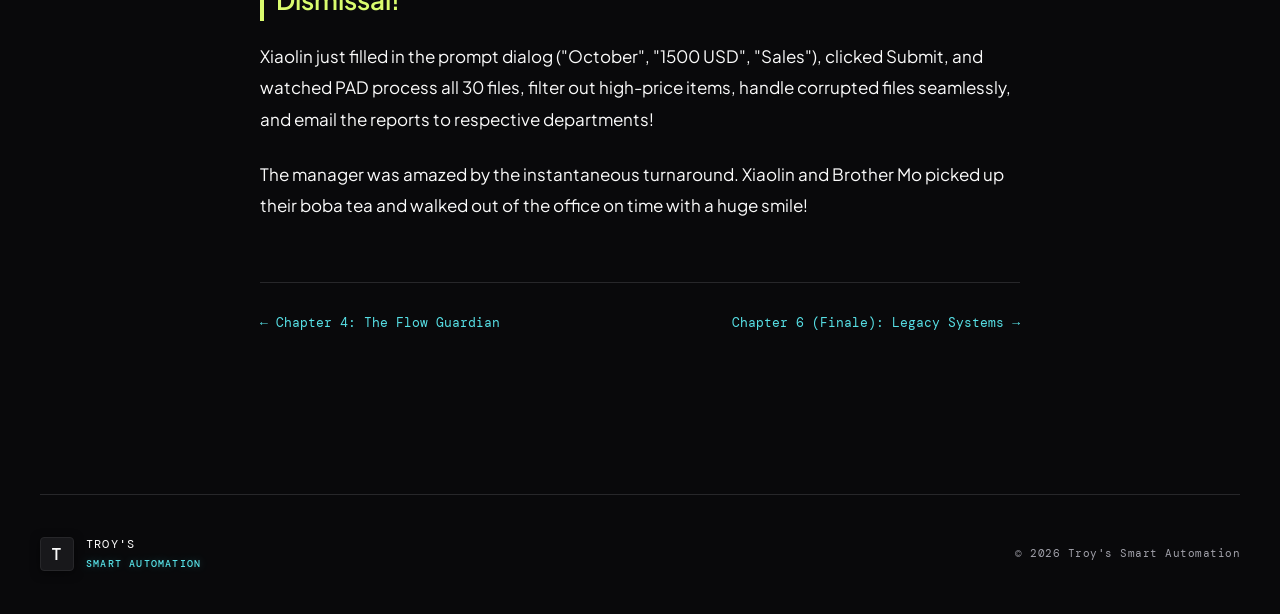
<file: pad-office-survival-guide-ch5.html>
﻿<!doctype html>
<html lang="zh-TW">
<head>
  <meta charset="utf-8" />
  <meta name="viewport" content="width=device-width, initial-scale=1" />
  
  <title>《PAD 辦公室生存記》第五章：智慧助手登場 —— 馴服動態篩選與人機互動魔法 | Troy Su 技術專欄 | Troy's Smart Automation</title>
  <meta name="title" content="《PAD 辦公室生存記》第五章：智慧助手登場 —— 馴服動態篩選與人機互動魔法 | Troy Su 技術專欄 | Troy's Smart Automation" />
  <meta name="description" content="主管每次要篩選的月份、價格門檻和寄送部門都不一樣？別再每次進流程改程式碼！跟著 Troy Su 掌握 PAD 自訂表單人機互動對話盒與多重條件決策，打造聽你指揮的智慧助理！" />
  <meta name="keywords" content="PAD, Power Automate Desktop, 人機協作, 自訂表單, Display custom form, 多重條件判斷, Else If, 人機互動, RPA, 自動化教學漫畫, 辦公室生存記, Troy Su" />
  <meta name="author" content="Troy Su" />
  <meta name="robots" content="index, follow, max-image-preview:large" />
  
  <meta property="og:type" content="article" />
  <meta property="og:url" content="https://troysuice.github.io/troy-smart-automation/pad-office-survival-guide-ch5.html" />
  <meta property="og:title" content="《PAD 辦公室生存記》第五章：智慧助手登場 —— 馴服動態篩選與人機互動魔法 | Troy Su" />
  <meta property="og:description" content="主管每次要篩選的月份、價格門檻和寄送部門都不一樣？別再每次進流程改程式碼！跟著 Troy Su 掌握 PAD 自訂表單人機互動對話盒與多重條件決策，打造聽你指揮的智慧助理！" />
  <meta property="og:image" content="https://troysuice.github.io/troy-smart-automation/assets/comic-5-1.jpg" />

  <meta property="twitter:card" content="summary_large_image" />
  <meta property="twitter:url" content="https://troysuice.github.io/troy-smart-automation/pad-office-survival-guide-ch5.html" />
  <meta property="twitter:title" content="《PAD 辦公室生存記》第五章：智慧助手登場 —— 馴服動態篩選與人機互動魔法 | Troy Su" />
  <meta property="twitter:description" content="主管每次要篩選的月份、價格門檻和寄送部門都不一樣？別再每次進流程改程式碼！跟著 Troy Su 掌握 PAD 自訂表單人機互動對話盒與多重條件決策，打造聽你指揮的智慧助理！" />
  <meta property="twitter:image" content="https://troysuice.github.io/troy-smart-automation/assets/comic-5-1.jpg" />

  <link rel="canonical" href="https://troysuice.github.io/troy-smart-automation/pad-office-survival-guide-ch5.html" />
  
  <script type="application/ld+json">
  {
    "@context": "https://schema.org",
    "@type": "TechArticle",
    "headline": "《PAD 辦公室生存記》第五章：智慧助手登場 —— 馴服動態篩選與人機互動魔法",
    "image": [
      "https://troysuice.github.io/troy-smart-automation/assets/comic-5-1.jpg"
    ],
    "author": {
      "@type": "Person",
      "name": "Troy Su"
    },
    "publisher": {
      "@type": "Organization",
      "name": "Troy's Smart Automation"
    },
    "datePublished": "2026-08-26",
    "dateModified": "2026-08-26",
    "description": "主管每次要篩選的月份、價格門檻和寄送部門都不一樣？別再每次進流程改程式碼！跟著 Troy Su 掌握 PAD 自訂表單人機互動對話盒與多重條件決策，打造聽你指揮的智慧助理！",
    "keywords": "PAD, Power Automate Desktop, 人機協作, 自訂表單, 多重條件判斷, RPA, 自動化教學漫畫"
  }
  </script>

  <link rel="preconnect" href="https://fonts.googleapis.com" />
  <link rel="preconnect" href="https://fonts.gstatic.com" crossorigin />
  <link href="https://fonts.googleapis.com/css2?family=DM+Mono:wght@400;500&family=Plus+Jakarta+Sans:ital,wght@0,400;0,500;0,600;0,700;1,400&family=Noto+Sans+TC:wght@400;500;600;700&family=Noto+Sans+JP:wght@400;500;700&family=Noto+Sans+KR:wght@400;500;700&family=Noto+Sans+SC:wght@400;500;700&display=swap" rel="stylesheet" />
  <link rel="stylesheet" href="styles.css?v=1.1" />
  <style>
    .article-wrap {
      padding: 120px 0 80px;
      max-width: 760px;
      margin: auto;
    }
    .article-header {
      margin-bottom: 60px;
      border-bottom: 1px solid var(--line);
      padding-bottom: 40px;
    }
    .article-header h1 {
      font-size: clamp(28px, 4vw, 42px);
      line-height: 1.25;
      margin: 20px 0;
      letter-spacing: -0.5px;
    }
    .article-meta {
      display: flex;
      gap: 20px;
      color: var(--muted);
      font-family: "DM Mono", monospace;
      font-size: 12px;
      margin-top: 20px;
    }
    .article-content h2 {
      font-size: 26px;
      color: var(--lime);
      margin: 50px 0 20px;
      font-weight: 600;
      border-left: 4px solid var(--lime);
      padding-left: 12px;
    }
    .article-content h3 {
      font-size: 20px;
      color: var(--cyan);
      margin: 36px 0 14px;
    }
    .article-content p {
      font-size: 17px;
      line-height: 1.85;
      color: var(--text);
      margin-bottom: 24px;
    }
    .article-content ul, .article-content ol {
      font-size: 16px;
      line-height: 1.8;
      color: var(--muted);
      margin-bottom: 32px;
      padding-left: 24px;
    }
    .article-content li {
      margin-bottom: 12px;
    }
    .article-content li strong {
      color: var(--text);
    }
    .article-content img {
      width: 100%;
      border-radius: 8px;
      border: 1px solid var(--line);
      margin: 32px 0;
      display: block;
      box-shadow: 0 8px 24px rgba(0,0,0,0.2);
    }
    .back-btn {
      display: inline-block;
      margin-bottom: 40px;
      color: var(--cyan);
      text-decoration: none;
      font-family: "DM Mono", monospace;
      font-size: 12px;
      letter-spacing: 1px;
    }
    .back-btn:hover {
      text-decoration: underline;
    }
    blockquote.author-note {
      border-left: 4px solid var(--accent);
      padding-left: 1rem;
      margin-bottom: 2rem;
      color: var(--text-muted);
      background: rgba(255,255,255,0.03);
      padding: 1rem;
      border-radius: 0 8px 8px 0;
    }
    .chapter-nav {
      display: flex;
      justify-content: space-between;
      gap: 16px;
      margin-top: 60px;
      padding-top: 30px;
      border-top: 1px solid var(--line);
      font-family: "DM Mono", monospace;
      font-size: 13px;
    }
    .chapter-nav a {
      color: var(--cyan);
      text-decoration: none;
      display: inline-flex;
      align-items: center;
      gap: 6px;
    }
    .chapter-nav a:hover {
      text-decoration: underline;
    }
    .code-pill {
      background: rgba(255, 255, 255, 0.08);
      color: var(--lime);
      padding: 2px 6px;
      border-radius: 4px;
      font-family: "DM Mono", monospace;
      font-size: 14px;
    }
  </style>
</head>
<body>
  <div class="noise" aria-hidden="true"></div>
  
  <header class="site-header">
    <a class="brand" href="index.html" aria-label="Home">
      <span class="brand-mark">T</span>
      <span>TROY'S<br><b>SMART AUTOMATION</b></span>
    </a>
    <button class="menu-toggle" aria-controls="main-nav" aria-expanded="false">
      <span></span><span></span><span></span><i data-i18n="menu">Menu</i>
    </button>
    <nav id="main-nav" class="main-nav" aria-label="Main Navigation">
      <a href="index.html#about" data-i18n="nav_about">About Troy</a>
      <a href="index.html#expertise" data-i18n="nav_expertise">Expertise</a>
      <a href="index.html#work" data-i18n="nav_work">Selected Work</a>
      <a href="index.html#software" data-i18n="nav_software">Software</a>
      <a href="articles.html" data-i18n="nav_articles">Insights</a>
      <a class="nav-cta" href="index.html#contact"><span data-i18n="nav_contact">Start Planning</span> <span>↗</span></a>
      <div class="lang-selector-wrapper">
        <select id="lang-select" class="lang-select" aria-label="Select Language">
          <option value="en">English</option>
          <option value="zh-TW">繁體中文</option>
          <option value="zh-CN">简体中文</option>
          <option value="ja">日本語</option>
          <option value="ko">한국어</option>
        </select>
      </div>
    </nav>
  </header>

  <main class="article-wrap">
    <a href="articles.html" class="back-btn">← BACK TO ARTICLES</a>
    
    <!-- ==================== English Block ==================== -->
    <div data-lang-block="en">
      <header class="article-header">
        <p class="eyebrow"><span></span> RPA / COMIC / TUTORIAL</p>
        <h1>PAD Office Survival Guide Ch.5: Smart Assistant (Human-in-the-Loop & Dynamic Filters)</h1>
        <div class="article-meta">
          <span>AUTHOR: Troy Su</span>
          <span>DATE: 2026-08-26</span>
          <span>READ: 5 MIN</span>
        </div>
      </header>
      <div class="article-content">
        <blockquote class="author-note">
          <strong>Author: Troy Su</strong> | Power Automate Desktop (PAD) & RPA Automation Expert
        </blockquote>
        <p>In the real office, business rules change every single day! Just as Xiaolin sat down, the manager dropped another twist: <em>"Xiaolin! Filter these 30 supplier price sheets by different months and custom price thresholds, then generate separate reports for different departments! Very urgent!"</em></p>
        <p>Xiaolin gasped: <em>"If the criteria change every time, do I have to modify the script parameters manually every day? What if I make a typo?!"</em></p>
        <p>Brother Mo smiled: <em>"RPA is not here to replace you—it's here to take your orders! Today, let's build a <strong>Human-in-the-Loop Smart Assistant</strong> using Custom Forms and Multi-Condition Branching!"</em></p>
        
        <img src="assets/comic-5-1.jpg" alt="PAD Office Survival Guide Ch5: Dynamic Criteria and Human-in-the-Loop Challenge" loading="lazy">
        <img src="assets/comic-5-2.jpg" alt="PAD Office Survival Guide Ch5: Building Smart Custom Form Dialogs" loading="lazy">
        
        <h2>Core Concepts: Human-in-the-Loop & Multi-Condition Decisions</h2>
        
        <h3>1. Smart Input Dialogs — Custom Forms (Display Custom Form)</h3>
        <p>Instead of hardcoding rules into your workflow or editing actions daily, create an interactive GUI dialog. When the flow starts, a pop-up collects parameters such as Month, Price Threshold, and Target Department into variable <code class="code-pill">%CustomFormData%</code> dynamically.</p>

        <h3>2. Multi-Branch Decision Tree — Advanced If / Else If</h3>
        <p>Feed user inputs into multi-branch logic:</p>
        <ul>
          <li><code class="code-pill">If (Month == %MonthInput% && Price > %ThresholdInput%)</code> ➔ High-Price Alert for Management</li>
          <li><code class="code-pill">Else If (Month == 'November' && Department != 'Sales')</code> ➔ Standard Department Summary</li>
          <li><code class="code-pill">Else</code> ➔ Routine Archiving</li>
        </ul>
        
        <img src="assets/comic-5-3.jpg" alt="PAD Office Survival Guide Ch5: Multi-Condition Branching and Dynamic Decision Making" loading="lazy">
        <img src="assets/comic-5-4.jpg" alt="PAD Office Survival Guide Ch5: Connecting Form Inputs with Loops and Exception Shields" loading="lazy">
        
        <h2>Step-by-Step Tutorial: Building the Interactive Assistant</h2>
        <ol>
          <li><strong>Design Custom Form:</strong> Add <code class="code-pill">Display custom form</code> to create input fields for Month, Price Threshold, and a dropdown for Department. Output values are stored in <code class="code-pill">%CustomFormData%</code>.</li>
          <li><strong>Pass Parameters into Loop:</strong> In the <code class="code-pill">For each %CurrentFile%</code> loop, use the dynamic inputs from the form to filter rows in each supplier workbook.</li>
          <li><strong>Branch Logic with If / Else If:</strong> Route each filtered result to specific email templates and department recipients based on the form selections.</li>
          <li><strong>Integrate Exception Shield:</strong> Keep the <code class="code-pill">On Error</code> protection enabled on Excel actions so damaged files are safely bypassed without interrupting the run.</li>
        </ol>

        <img src="assets/comic-5-5.jpg" alt="PAD Office Survival Guide Ch5: Full Automation in Action with Human Guidance" loading="lazy">
        <img src="assets/comic-5-6.jpg" alt="PAD Office Survival Guide Ch5: Perfect Execution and On-Time Dismissal" loading="lazy">
        
        <h2>Results: Maximum Flexibility, Zero Code Edits, On-Time Dismissal!</h2>
        <p>Xiaolin just filled in the prompt dialog ("October", "1500 USD", "Sales"), clicked Submit, and watched PAD process all 30 files, filter out high-price items, handle corrupted files seamlessly, and email the reports to respective departments!</p>
        <p>The manager was amazed by the instantaneous turnaround. Xiaolin and Brother Mo picked up their boba tea and walked out of the office on time with a huge smile!</p>
        
        <div class="chapter-nav">
          <a href="pad-office-survival-guide-ch4.html">← Chapter 4: The Flow Guardian</a>
          <a href="pad-office-survival-guide-ch6.html">Chapter 6 (Finale): Legacy Systems →</a>
        </div>
      </div>
    </div>

    <!-- ==================== Traditional Chinese Block ==================== -->
    <div data-lang-block="zh-TW">
      <header class="article-header">
        <p class="eyebrow"><span></span> RPA / COMIC / TUTORIAL</p>
        <h1>《PAD 辦公室生存記》第五章：智慧助手登場 —— 馴服動態篩選與人機互動魔法</h1>
        <div class="article-meta">
          <span>AUTHOR: Troy Su</span>
          <span>DATE: 2026-08-26</span>
          <span>READ: 5 MIN</span>
        </div>
      </header>
      <div class="article-content">
        <blockquote class="author-note">
          <strong>作者：Troy Su</strong> | Power Automate Desktop (PAD) 與 RPA 自動化專家
        </blockquote>
        <p>在真實職場中，商業邏輯與主管的需求總是天天在變！小林剛坐下，業務經理又丟來新任務：<em>「小林！這 30 家供應商的報價單，這次要篩選出特定月份、特定價格門檻的商品，並將結果產生新的 Excel 報表寄給不同部門！很急！（順手嘛！）」</em></p>
        <p>小林倒抽一口氣：<em>「每次篩選條件和寄送部門都不一樣，難道我每天都要進流程後台手動修改 If 積木參數嗎？萬一改錯一個字不就全毀了？！」</em></p>
        <p>莫哥笑著端著茶走過來：<em>「別慌！RPA 不是要取代你，而是聽你指揮！今天就來打造<strong>人機協作魔法介面</strong>，結合自訂表單與多重條件決策，讓流程隨時依你的指令靈活應變！」</em></p>
        
        <img src="assets/comic-5-1.jpg" alt="PAD 辦公室生存記 第五章第1頁：動態條件篩選與人機協作新挑戰" loading="lazy">
        <img src="assets/comic-5-2.jpg" alt="PAD 辦公室生存記 第五章第2頁：智慧輸入魔法 - 打造自訂表單對話盒" loading="lazy">
        
        <h2>核心觀念：人機協作（Human-in-the-Loop）與進階多重條件</h2>
        
        <h3>1. 智慧輸入對話盒 —— 自訂表單（Display Custom Form）</h3>
        <p>與其每次手動改流程程式碼，不如在流程啟動時彈出一個直覺的 UI 輸入視窗！透過「顯示自訂表單」動作，讓使用者自由填入「月份」、「價格門檻」並從下拉選單挑選「寄送部門」，所有參數自動收進變數 <code class="code-pill">%CustomFormData%</code>！</p>

        <h3>2. 多重決策樹 —— If / Else If 進階門衛</h3>
        <p>將表單取得的動態變數帶入多重邏輯判斷：</p>
        <ul>
          <li><code class="code-pill">If (月份 == %MonthInput% && 價格 > %ThresholdInput%)</code> ➔ 觸發高價警示並寄送主管</li>
          <li><code class="code-pill">Else If (月份 == '11月' && 部門 != '業務部')</code> ➔ 產出一般月報寄送對應部門</li>
          <li><code class="code-pill">Else</code> ➔ 執行一般日常歸檔</li>
        </ul>
        
        <img src="assets/comic-5-3.jpg" alt="PAD 辦公室生存記 第五章第3頁：進階多重條件與對話決策" loading="lazy">
        <img src="assets/comic-5-4.jpg" alt="PAD 辦公室生存記 第五章第4頁：表單參數與迴圈、例外防護全整合" loading="lazy">
        
        <h2>實戰教學：4 步打造人機協作智慧助理</h2>
        <ol>
          <li><strong>建立自訂表單對話盒：</strong>加入 <code class="code-pill">顯示自訂表單 (Display custom form)</code> 動作，設計「月份輸入框」、「價格門檻輸入框」與「部門下拉選單」，將輸入值存入 <code class="code-pill">%CustomFormData%</code>。</li>
          <li><strong>動態套入檔案迴圈：</strong>在 <code class="code-pill">For each %CurrentFile%</code> 迴圈中，利用表單輸入的變數動態比對 30 家供應商報價單中的資料行。</li>
          <li><strong>設定 If / Else If 多重門衛：</strong>依據篩選結果與指定部門，動態組裝 Excel 彙整表與寄送郵件主旨。</li>
          <li><strong>搭配 On Error 例外防護：</strong>延續前一章的例外處理機制，即使遇到損毀檔案也能自動記錄並跳過，流程整體穩定不中斷！</li>
        </ol>

        <img src="assets/comic-5-5.jpg" alt="PAD 辦公室生存記 第五章第5頁：人機協作實踐 - 全自動決策與分發發信" loading="lazy">
        <img src="assets/comic-5-6.jpg" alt="PAD 辦公室生存記 第五章第6頁：任務達成！智慧助理不掛掉，準時下班" loading="lazy">
        
        <h2>成果驗收：靈活應變零改動，準時喝珍奶下班！</h2>
        <p>小林在彈出的對話盒中填入「10月」、「1500元」、「業務部」並按下確定，PAD 隨即自動依指示過濾 30 份報價、精準抽出符合項目、生成專屬報表並發送給業務部！遇到 1 份損毀檔案也自動跳過，全程零失誤！</p>
        <p>業務主管驚嘆小林的驚人應變效率。完全掌握「人機協作」與「例外防護」的小林，與莫哥拿著珍奶，再次開心準時下班！</p>

        <div class="chapter-nav">
          <a href="pad-office-survival-guide-ch4.html">← 第四章：流程守護者</a>
          <a href="pad-office-survival-guide-ch6.html">第六章（完結篇）：突破老舊系統防線 →</a>
        </div>
      </div>
    </div>

    <!-- ==================== Simplified Chinese Block ==================== -->
    <div data-lang-block="zh-CN">
      <header class="article-header">
        <p class="eyebrow"><span></span> RPA / COMIC / TUTORIAL</p>
        <h1>《PAD 办公室生存记》第五章：智慧助手登场 —— 驯服动态筛选与人机交互魔法</h1>
        <div class="article-meta">
          <span>AUTHOR: Troy Su</span>
          <span>DATE: 2026-08-26</span>
          <span>READ: 5 MIN</span>
        </div>
      </header>
      <div class="article-content">
        <blockquote class="author-note">
          <strong>作者：Troy Su</strong> | Power Automate Desktop (PAD) 与 RPA 自动化专家
        </blockquote>
        <p>在真实职场中，业务逻辑与主管的需求总是天天在变！小林刚坐下，业务经理又丢来新任务：<em>“小林！这 30 家供应商的报价单，这次要筛选出特定月份、特定价格门槛的商品，并将结果产生新的 Excel 报表寄给不同部门！很急！（顺手嘛！）”</em></p>
        <p>小林倒抽一口气：<em>“每次筛选条件和寄送部门都不一样，难道我每天都要进流程后台手动修改 If 积木参数吗？万一改错一个字不就全毁了？！”</em></p>
        <p>莫哥笑着端着茶走过来：<em>“别慌！RPA 不是要取代你，而是听你指挥！今天就来打造<strong>人机协作魔法界面</strong>，结合自定义表单与多重条件决策，让流程随时依你的指令灵活应变！”</em></p>
        
        <img src="assets/comic-5-1.jpg" alt="PAD 办公室生存记 第五章第1页：动态条件筛选与人机协作新挑战" loading="lazy">
        <img src="assets/comic-5-2.jpg" alt="PAD 办公室生存记 第五章第2页：智慧输入魔法 - 打造自定义表单对话框" loading="lazy">
        
        <h2>核心观念：人机协作（Human-in-the-Loop）与进阶多重条件</h2>
        
        <h3>1. 智慧输入对话框 —— 自定义表单（Display Custom Form）</h3>
        <p>与其每次手动改流程代码，不如在流程启动时弹出一个直观的 UI 输入窗口！通过“显示自定义表单”动作，让使用者自由填入“月份”、“价格门槛”并从下拉菜单挑选“寄送部门”，所有参数自动收进变量 <code class="code-pill">%CustomFormData%</code>！</p>

        <h3>2. 多重决策树 —— If / Else If 进阶门卫</h3>
        <p>将表单取得的动态变量带入多重逻辑判断：</p>
        <ul>
          <li><code class="code-pill">If (月份 == %MonthInput% && 价格 > %ThresholdInput%)</code> ➔ 触发高价警示并寄送主管</li>
          <li><code class="code-pill">Else If (月份 == '11月' && 部门 != '业务部')</code> ➔ 产出一般月报寄送对应部门</li>
          <li><code class="code-pill">Else</code> ➔ 执行一般日常归档</li>
        </ul>
        
        <img src="assets/comic-5-3.jpg" alt="PAD 办公室生存记 第五章第3页：进阶多重条件与对话决策" loading="lazy">
        <img src="assets/comic-5-4.jpg" alt="PAD 办公室生存记 第五章第4页：表单参数与循环、例外防护全整合" loading="lazy">
        
        <h2>实战教学：4 步打造人机协作智慧助理</h2>
        <ol>
          <li><strong>建立自定义表单对话框：</strong>加入 <code class="code-pill">显示自定义表单 (Display custom form)</code> 动作，设计“月份输入框”、“价格门槛输入框”与“部门下拉菜单”，将输入值存入 <code class="code-pill">%CustomFormData%</code>。</li>
          <li><strong>动态套入文件循环：</strong>在 <code class="code-pill">For each %CurrentFile%</code> 循环中，利用表单输入的变量动态比对 30 家供应商报价单中的数据行。</li>
          <li><strong>设定 If / Else If 多重门卫：</strong>依据筛选结果与指定部门，动态组装 Excel 汇总表与寄送邮件主题。</li>
          <li><strong>搭配 On Error 异常防护：</strong>延续前一章的异常处理机制，即使遇到损坏文件也能自动记录并跳过，流程整体稳定不中断！</li>
        </ol>

        <img src="assets/comic-5-5.jpg" alt="PAD 办公室生存记 第五章第5页：人机协作实践 - 全自动决策与分发发信" loading="lazy">
        <img src="assets/comic-5-6.jpg" alt="PAD 办公室生存记 第五章第6页：任务达成！智慧助理不挂掉，准时下班" loading="lazy">
        
        <h2>成果验收：灵活应变零改动，准时喝奶茶下班！</h2>
        <p>小林在弹出的对话框中填入“10月”、“1500元”、“业务部”并按下确定，PAD 随后自动依指示过滤 30 份报价、精准抽出符合项目、生成专属报表并发送给业务部！遇到 1 份损坏文件也自动跳过，全程零失误！</p>
        <p>业务主管惊叹小林的惊人应变效率。完全掌握“人机协作”与“异常防护”的小林，与莫哥拿着奶茶，再次开心准时下班！</p>

        <div class="chapter-nav">
          <a href="pad-office-survival-guide-ch4.html">← 第四章：流程守护者</a>
          <a href="pad-office-survival-guide-ch6.html">第六章（完结篇）：突破老旧系统防线 →</a>
        </div>
      </div>
    </div>

    <!-- ==================== Japanese Block ==================== -->
    <div data-lang-block="ja">
      <header class="article-header">
        <p class="eyebrow"><span></span> RPA / COMIC / TUTORIAL</p>
        <h1>PADオフィスサバイバルガイド 第五章：スマートアシスタント登場（動的フィルタと人機協調の魔法）</h1>
        <div class="article-meta">
          <span>AUTHOR: Troy Su</span>
          <span>DATE: 2026-08-26</span>
          <span>READ: 5 MIN</span>
        </div>
      </header>
      <div class="article-content">
        <blockquote class="author-note">
          <strong>著者：Troy Su</strong> | Power Automate Desktop (PAD) および RPA 自動化エキスパート
        </blockquote>
        <p>実際のビジネス現場では、業務ルールや指示は日々変わります！営業部長がまた新たな課題を持ってきました：<em>「小林さん！30社の見積もりから、月別・指定金額以上の商品を抽出して各部署へ個別送付してくれ！急ぎで！」</em></p>
        <p>小林は叫びます：<em>「条件が変わるたびにフローを開いてIfアクションを手動修正するなんて、ミスが怖くてやってられません！」</em></p>
        <p>莫兄（モー・ガー）がアドバイス：<em>「RPAは人間の指示に従う相棒だ！今日はカスタムフォームを活用した<strong>人機協調スマートアシスタント</strong>を作ろう！」</em></p>
        
        <img src="assets/comic-5-1.jpg" alt="PADオフィスサバイバルガイド 第5章 1/6" loading="lazy">
        <img src="assets/comic-5-2.jpg" alt="PADオフィスサバイバルガイド 第5章 2/6" loading="lazy">
        
        <h2>核心概念：人機協調（Human-in-the-Loop）と多重条件分岐</h2>
        
        <h3>1. スマート入力ダイアログ —— カスタムフォーム（Display Custom Form）</h3>
        <p>毎回コードを書き換える代わりに、実行時にパラメータ（対象月・価格閾値・送信先部署）を入力するUIダイアログを表示し、変数 <code class="code-pill">%CustomFormData%</code> に格納します。</p>

        <h3>2. 多重条件分岐 —— If / Else If の高度な制御</h3>
        <p>フォームの動的入力を条件分岐に渡します：</p>
        <ul>
          <li><code class="code-pill">If (対象月 == %MonthInput% && 価格 > %ThresholdInput%)</code> ➔ 高額アラートメール送付</li>
          <li><code class="code-pill">Else If (対象月 == '11月' && 部署 != '営業部')</code> ➔ 通常月報を他部署へ送付</li>
          <li><code class="code-pill">Else</code> ➔ 通常アーカイブ処理</li>
        </ul>
        
        <img src="assets/comic-5-3.jpg" alt="PADオフィスサバイバルガイド 第5章 3/6" loading="lazy">
        <img src="assets/comic-5-4.jpg" alt="PADオフィスサバイバルガイド 第5章 4/6" loading="lazy">
        
        <h2>実践ガイド：人機協調フローの4ステップ</h2>
        <ol>
          <li><strong>カスタムフォームの作成：</strong><code class="code-pill">カスタム フォームを表示</code> アクションで月、金額、部署の入力欄を設計。</li>
          <li><strong>ループ内での動的照合：</strong><code class="code-pill">For each %CurrentFile%</code> 内で、フォーム入力値を用いて各ファイルを動的フィルタリング。</li>
          <li><strong>If / Else If による送信先分岐：</strong>条件に応じてExcelファイルを生成し、対応部署へ自動メール送信。</li>
          <li><strong>On Error 例外処理の併用：</strong>破損ファイルがあっても自動スキップして処理を継続。</li>
        </ol>

        <img src="assets/comic-5-5.jpg" alt="PADオフィスサバイバルガイド 第5章 5/6" loading="lazy">
        <img src="assets/comic-5-6.jpg" alt="PADオフィスサバイバルガイド 第5章 6/6" loading="lazy">
        
        <h2>成果：柔軟な対応力でミスゼロ、定時退社！</h2>
        <p>ダイアログに必要な条件を入力するだけで、PADが自動で30社をフィルタリングして個別送信を完了！破損ファイルも自動処理され、小林と莫兄は今日もタピオカミルクティーを手に定時退社しました！</p>

        <div class="chapter-nav">
          <a href="pad-office-survival-guide-ch4.html">← 第四章：フローの守護者</a>
          <a href="pad-office-survival-guide-ch6.html">第六章（完結編）：レガシーシステム攻略 →</a>
        </div>
      </div>
    </div>

    <!-- ==================== Korean Block ==================== -->
    <div data-lang-block="ko">
      <header class="article-header">
        <p class="eyebrow"><span></span> RPA / COMIC / TUTORIAL</p>
        <h1>PAD 오피스 서바이벌 가이드 5장: 스마트 비서 등장 (동적 필터링과 인간-로봇 협업)</h1>
        <div class="article-meta">
          <span>AUTHOR: Troy Su</span>
          <span>DATE: 2026-08-26</span>
          <span>READ: 5 MIN</span>
        </div>
      </header>
      <div class="article-content">
        <blockquote class="author-note">
          <strong>저자: Troy Su</strong> | Power Automate Desktop (PAD) 및 RPA 자동화 전문가
        </blockquote>
        <p>실제 업무 현장에서는 요구사항이 매일 바뀝니다! 영업부장이 또 긴급 업무를 던집니다: <em>"샤오린! 30개 공급사 단가표에서 특정 월, 특정 금액 이상의 상품을 필터링해 각 부서로 각각 발송해 줘! 급해!"</em></p>
        <p>샤오린이 당황합니다: <em>"조건이 매번 바뀌는데, 매일 플로우 백엔드에 들어가 If 블록 파라미터를 수정해야 하나요? 오타라도 나면 어떡하죠?!"</em></p>
        <p>모 형(Mo-ge)이 웃으며 말합니다: <em>"RPA는 너의 지시를 따르는 조력자야! 사용자 정의 폼을 활용한 <strong>인간-로봇 협업 스마트 비서</strong>를 만들어 보자!"</em></p>
        
        <img src="assets/comic-5-1.jpg" alt="PAD 오피스 서바이벌 가이드 5장 1/6" loading="lazy">
        <img src="assets/comic-5-2.jpg" alt="PAD 오피스 서바이벌 가이드 5장 2/6" loading="lazy">
        
        <h2>핵심 개념: 인간-로봇 협업(Human-in-the-Loop)과 다중 조건 분기</h2>
        
        <h3>1. 스마트 입력 대화상자 —— 사용자 정의 폼 (Display Custom Form)</h3>
        <p>매번 코드를 수정하는 대신, 실행 시 파라미터(대상 월, 금액 기준, 발송 부서)를 묻는 UI 대화창을 띄워 변수 <code class="code-pill">%CustomFormData%</code>에 즉시 저장합니다.</p>

        <h3>2. 다중 조건 분기 —— If / Else If 고급 제어</h3>
        <p>대화상자에서 받은 동적 변수를 다중 조건문에 전달합니다:</p>
        <ul>
          <li><code class="code-pill">If (월 == %MonthInput% && 금액 > %ThresholdInput%)</code> ➔ 고가 경고 메일 발송</li>
          <li><code class="code-pill">Else If (월 == '11월' && 부서 != '영업부')</code> ➔ 해당 부서로 월보 발송</li>
          <li><code class="code-pill">Else</code> ➔ 일반 보관 처리</li>
        </ul>
        
        <img src="assets/comic-5-3.jpg" alt="PAD 오피스 서바이벌 가이드 5장 3/6" loading="lazy">
        <img src="assets/comic-5-4.jpg" alt="PAD 오피스 서바이벌 가이드 5장 4/6" loading="lazy">
        
        <h2>실전 튜토리얼: 인간-로봇 협업 4단계</h2>
        <ol>
          <li><strong>사용자 정의 폼 생성:</strong> <code class="code-pill">사용자 지정 양식 표시</code>로 월, 금액, 부서 입력창을 디자인.</li>
          <li><strong>루프 내 동적 필터링:</strong> <code class="code-pill">For each %CurrentFile%</code> 루프 안에서 폼 입력값으로 30개사 데이터를 동적 비교.</li>
          <li><strong>If / Else If 조건 분기:</strong> 조건에 따라 Excel 보고서를 생성하고 해당 부서로 자동 이메일 전송.</li>
          <li><strong>On Error 예외 처리 결합:</strong> 손상된 파일이 있어도 건너뛰고 안정적으로 전체 실행 유지.</li>
        </ol>

        <img src="assets/comic-5-5.jpg" alt="PAD 오피스 서바이벌 가이드 5장 5/6" loading="lazy">
        <img src="assets/comic-5-6.jpg" alt="PAD 오피스 서바이벌 가이드 5장 6/6" loading="lazy">
        
        <h2>성공: 코드 수정 없이 완벽 처리, 정시 퇴근!</h2>
        <p>대화상자에 조건만 입력하면 PAD가 알아서 30개 파일을 필터링하고 부서별 발송까지 완벽히 마칩니다! 샤오린과 모 형은 오늘도 버블티를 들고 기분 좋게 정시 퇴근합니다!</p>

        <div class="chapter-nav">
          <a href="pad-office-survival-guide-ch4.html">← 4장: 프로세스 수호자</a>
          <a href="pad-office-survival-guide-ch6.html">6장 (완결편): 레거시 시스템 정복 →</a>
        </div>
      </div>
    </div>
  </main>

  <footer class="site-footer section-wrap" style="border-top: 1px solid var(--line); margin-top: 80px;">
    <a class="brand" href="index.html">
      <span class="brand-mark">T</span>
      <span>TROY'S<br><b>SMART AUTOMATION</b></span>
    </a>
    <p>© 2026 Troy's Smart Automation</p>
  </footer>
  
  <script src="script.js?v=1.4"></script>
</body>
</html>
</file>
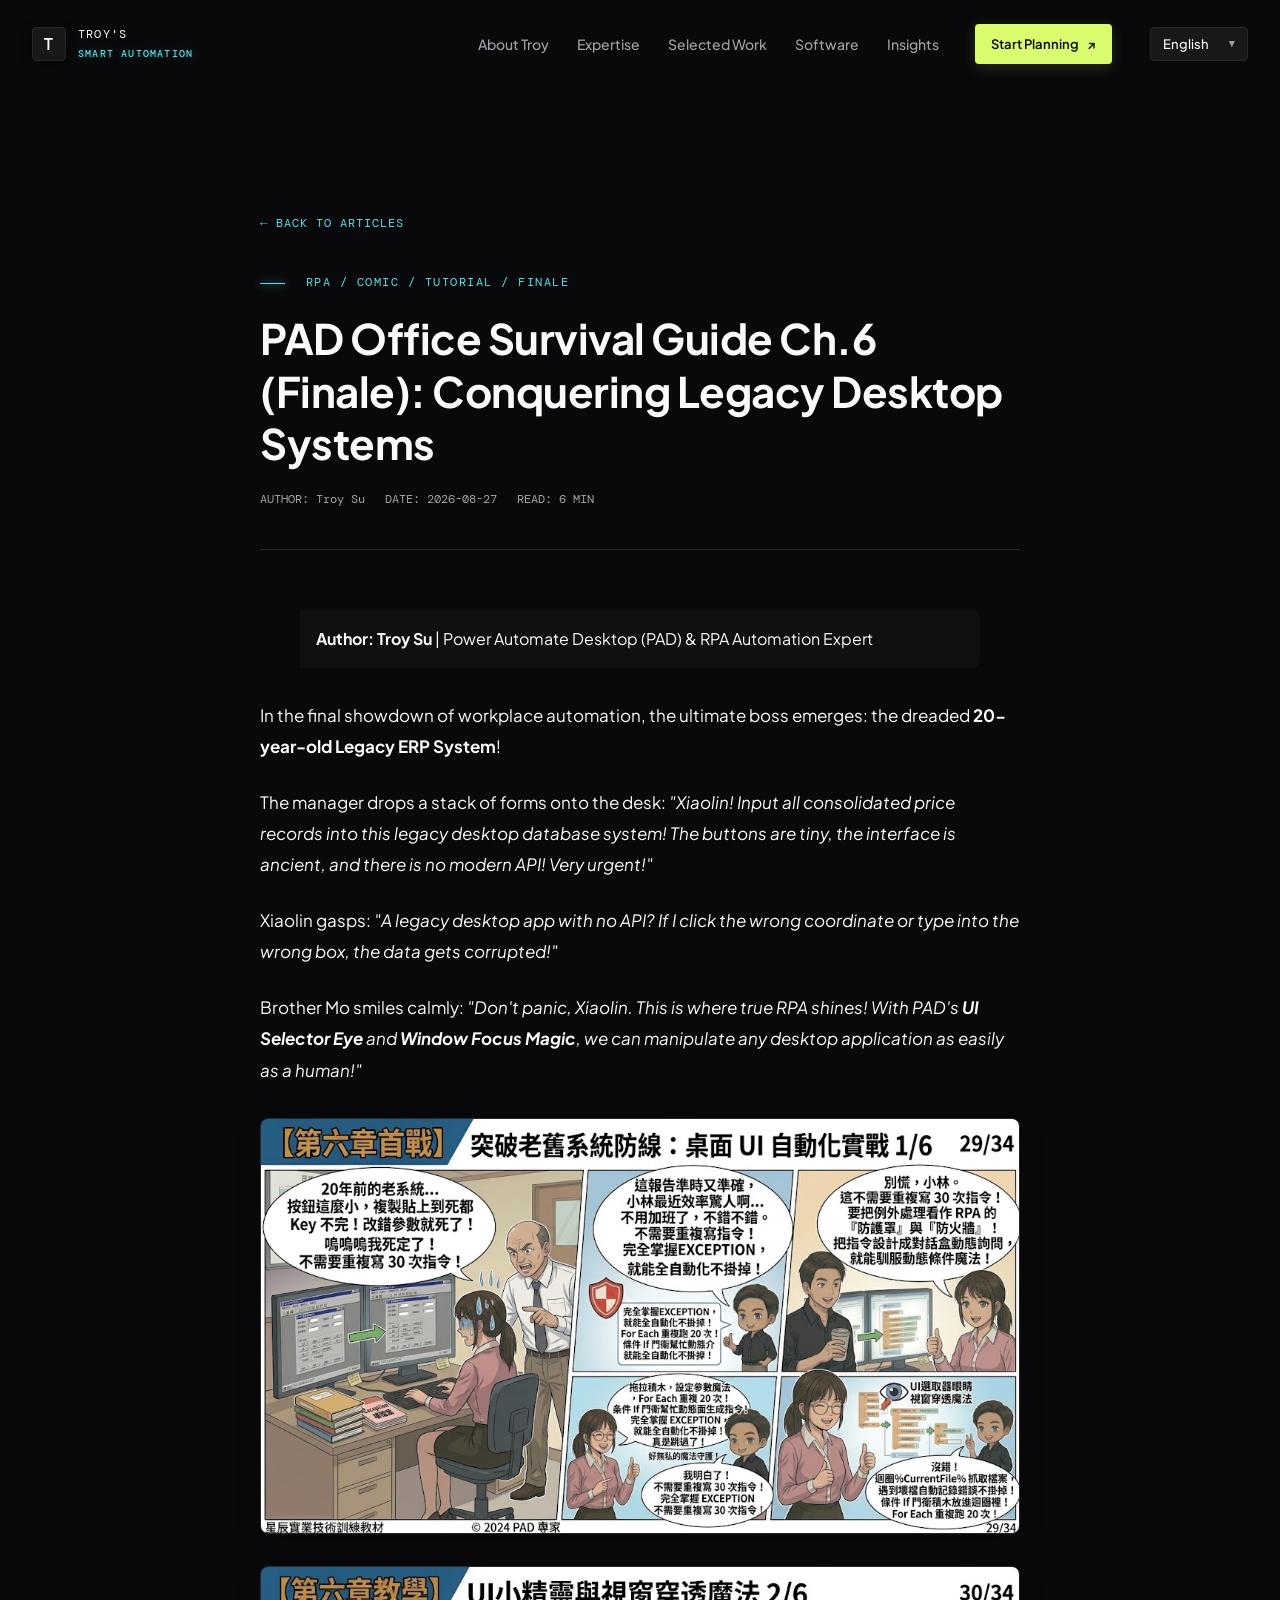
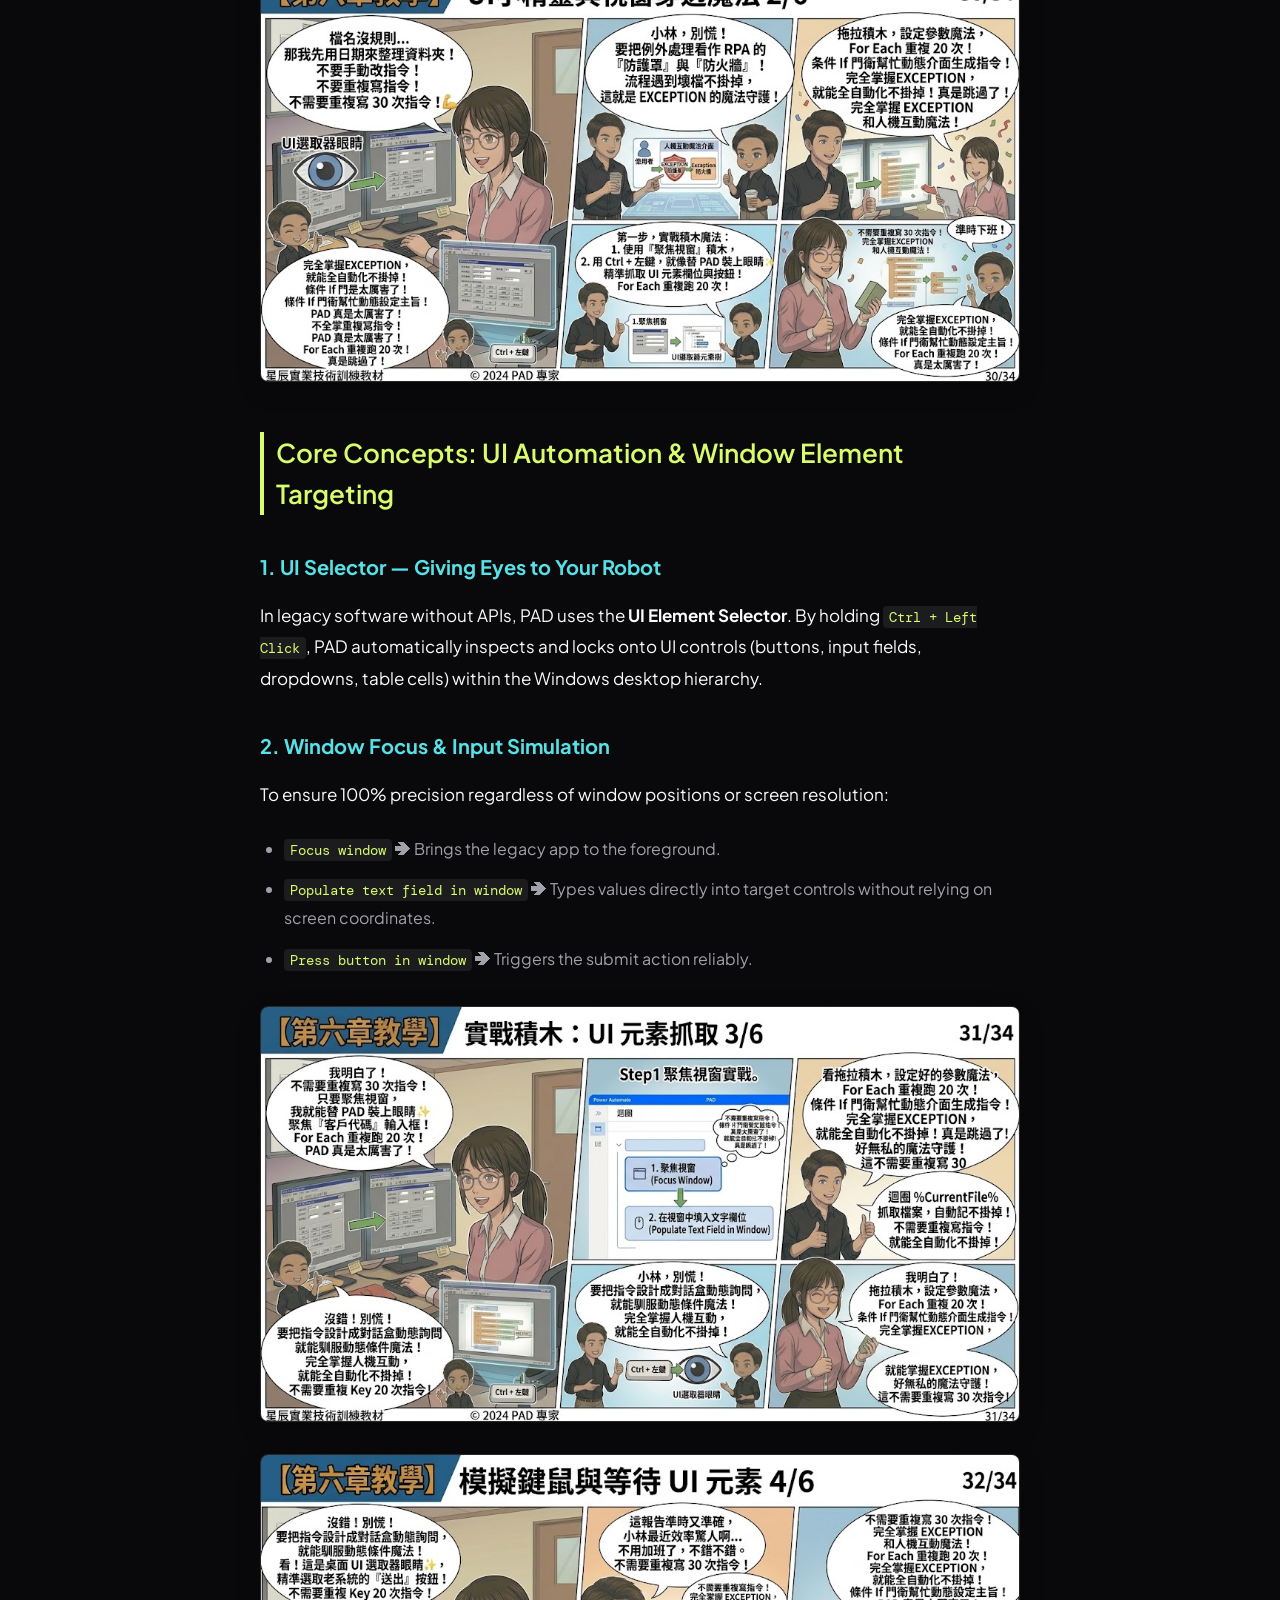
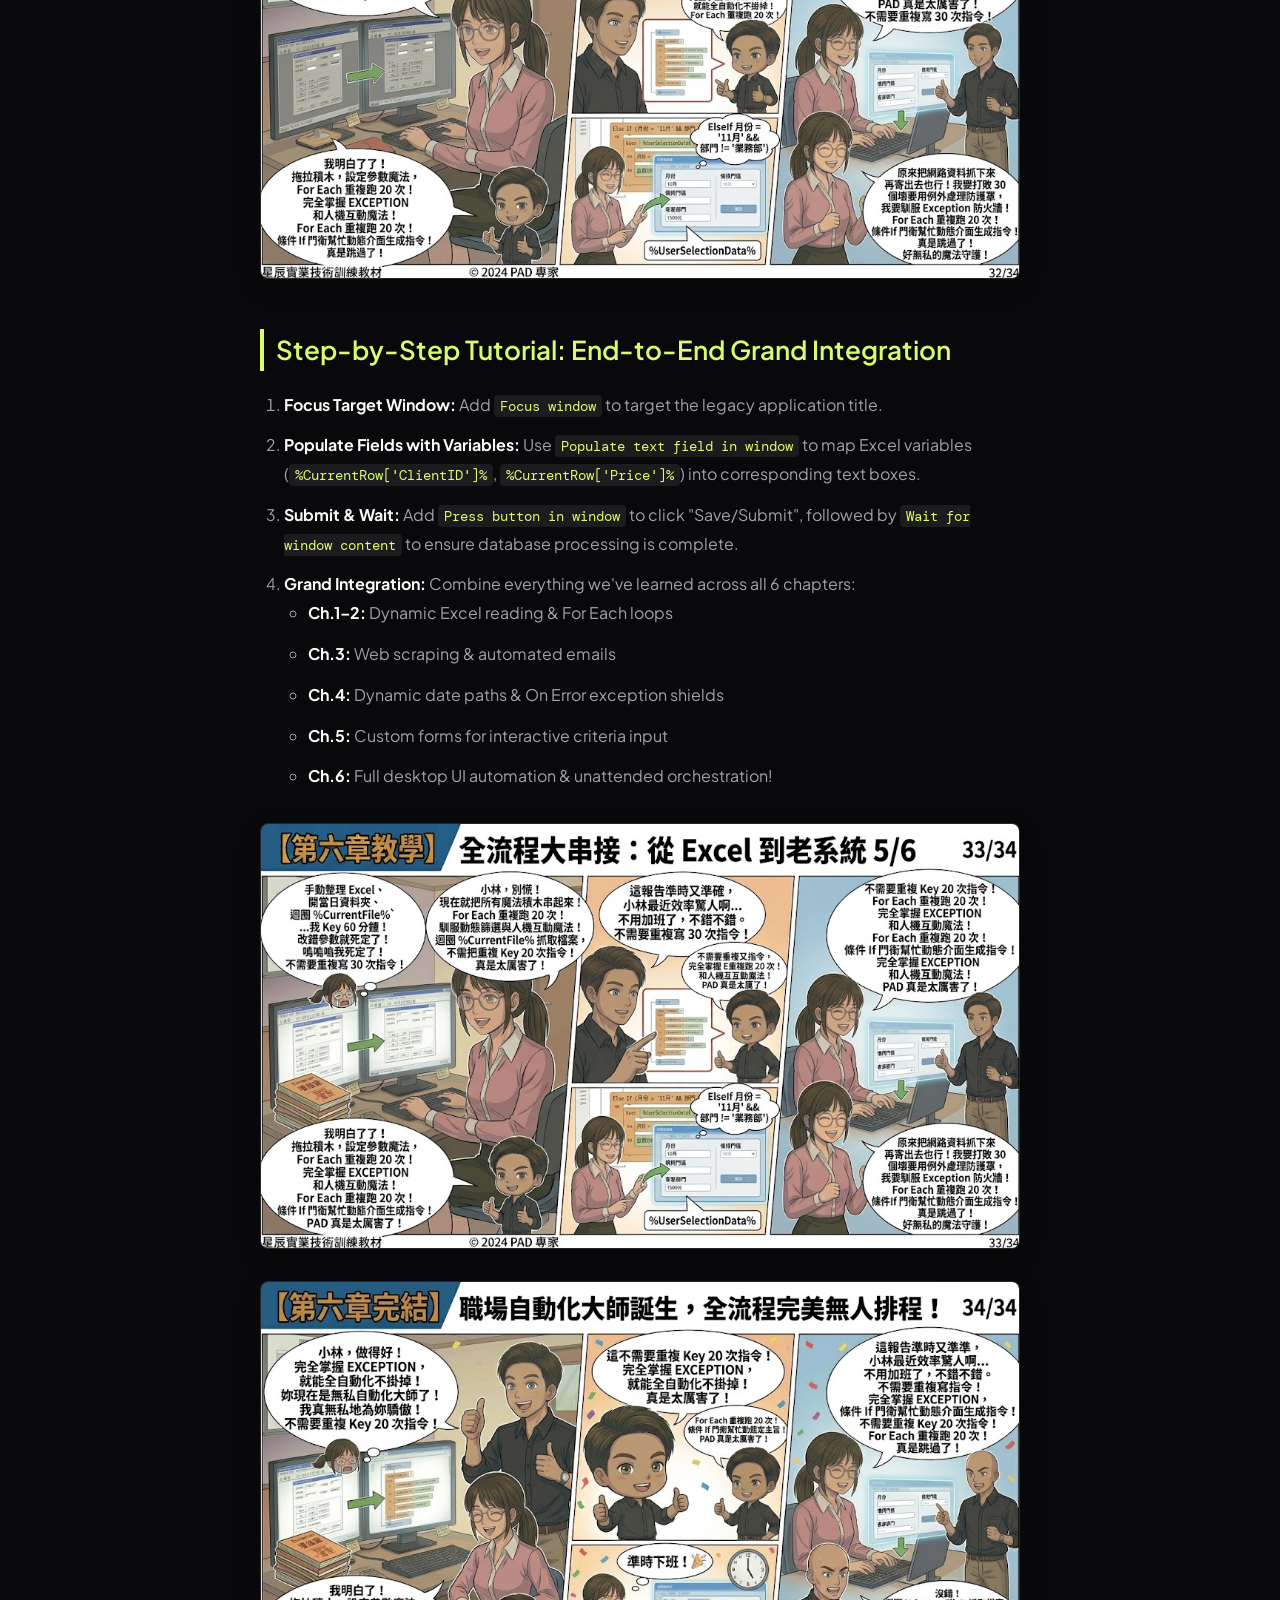
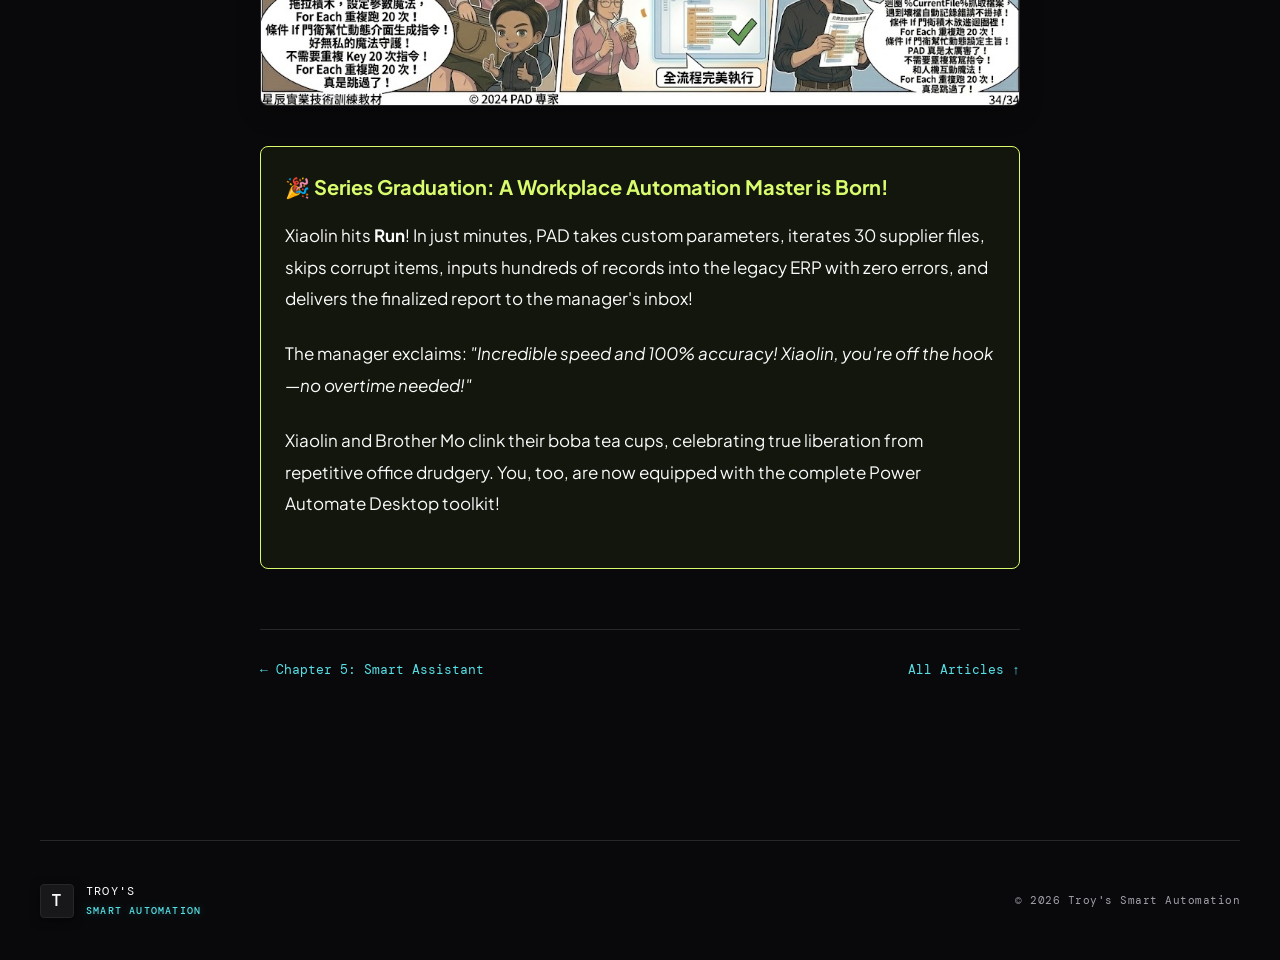
<file: pad-office-survival-guide-ch6.html>
﻿<!doctype html>
<html lang="zh-TW">
<head>
  <meta charset="utf-8" />
  <meta name="viewport" content="width=device-width, initial-scale=1" />
  
  <title>《PAD 辦公室生存記》第六章（完結篇）：突破老舊系統防線 —— 桌面 UI 自動化實戰與終極串接 | Troy Su 技術專欄 | Troy's Smart Automation</title>
  <meta name="title" content="《PAD 辦公室生存記》第六章（完結篇）：突破老舊系統防線 —— 桌面 UI 自動化實戰與終極串接 | Troy Su 技術專欄 | Troy's Smart Automation" />
  <meta name="description" content="20 年前的老舊系統沒有 API、按鈕小難操作？跟著 Troy Su 掌握 PAD「桌面 UI 選取器」與「視窗穿透魔法」，整合 Excel、自訂表單、例外處理與自動發信，打造終極無人值守自動化流程！" />
  <meta name="keywords" content="PAD, Power Automate Desktop, UI 自動化, UI 選取器, 桌面自動化, 老舊系統自動化, RPA, 自動化教學漫畫, 辦公室生存記, Troy Su" />
  <meta name="author" content="Troy Su" />
  <meta name="robots" content="index, follow, max-image-preview:large" />
  
  <meta property="og:type" content="article" />
  <meta property="og:url" content="https://troysuice.github.io/troy-smart-automation/pad-office-survival-guide-ch6.html" />
  <meta property="og:title" content="《PAD 辦公室生存記》第六章（完結篇）：突破老舊系統防線 —— 桌面 UI 自動化實戰與終極串接 | Troy Su" />
  <meta property="og:description" content="20 年前的老舊系統沒有 API、按鈕小難操作？跟著 Troy Su 掌握 PAD「桌面 UI 選取器」與「視窗穿透魔法」，整合 Excel、自訂表單、例外處理與自動發信，打造終極無人值守自動化流程！" />
  <meta property="og:image" content="https://troysuice.github.io/troy-smart-automation/assets/comic-6-1.jpg" />

  <meta property="twitter:card" content="summary_large_image" />
  <meta property="twitter:url" content="https://troysuice.github.io/troy-smart-automation/pad-office-survival-guide-ch6.html" />
  <meta property="twitter:title" content="《PAD 辦公室生存記》第六章（完結篇）：突破老舊系統防線 —— 桌面 UI 自動化實戰與終極串接 | Troy Su" />
  <meta property="twitter:description" content="20 年前的老舊系統沒有 API、按鈕小難操作？跟著 Troy Su 掌握 PAD「桌面 UI 選取器」與「視窗穿透魔法」，整合 Excel、自訂表單、例外處理與自動發信，打造終極無人值守自動化流程！" />
  <meta property="twitter:image" content="https://troysuice.github.io/troy-smart-automation/assets/comic-6-1.jpg" />

  <link rel="canonical" href="https://troysuice.github.io/troy-smart-automation/pad-office-survival-guide-ch6.html" />
  
  <script type="application/ld+json">
  {
    "@context": "https://schema.org",
    "@type": "TechArticle",
    "headline": "《PAD 辦公室生存記》第六章（完結篇）：突破老舊系統防線 —— 桌面 UI 自動化實戰與終極串接",
    "image": [
      "https://troysuice.github.io/troy-smart-automation/assets/comic-6-1.jpg"
    ],
    "author": {
      "@type": "Person",
      "name": "Troy Su"
    },
    "publisher": {
      "@type": "Organization",
      "name": "Troy's Smart Automation"
    },
    "datePublished": "2026-08-27",
    "dateModified": "2026-08-27",
    "description": "20 年前的老舊系統沒有 API、按鈕小難操作？跟著 Troy Su 掌握 PAD「桌面 UI 選取器」與「視窗穿透魔法」，整合 Excel、自訂表單、例外處理與自動發信，打造終極無人值守自動化流程！",
    "keywords": "PAD, Power Automate Desktop, UI 自動化, UI 選取器, 桌面自動化, RPA, 自動化教學漫畫"
  }
  </script>

  <link rel="preconnect" href="https://fonts.googleapis.com" />
  <link rel="preconnect" href="https://fonts.gstatic.com" crossorigin />
  <link href="https://fonts.googleapis.com/css2?family=DM+Mono:wght@400;500&family=Plus+Jakarta+Sans:ital,wght@0,400;0,500;0,600;0,700;1,400&family=Noto+Sans+TC:wght@400;500;600;700&family=Noto+Sans+JP:wght@400;500;700&family=Noto+Sans+KR:wght@400;500;700&family=Noto+Sans+SC:wght@400;500;700&display=swap" rel="stylesheet" />
  <link rel="stylesheet" href="styles.css?v=1.1" />
  <style>
    .article-wrap {
      padding: 120px 0 80px;
      max-width: 760px;
      margin: auto;
    }
    .article-header {
      margin-bottom: 60px;
      border-bottom: 1px solid var(--line);
      padding-bottom: 40px;
    }
    .article-header h1 {
      font-size: clamp(28px, 4vw, 42px);
      line-height: 1.25;
      margin: 20px 0;
      letter-spacing: -0.5px;
    }
    .article-meta {
      display: flex;
      gap: 20px;
      color: var(--muted);
      font-family: "DM Mono", monospace;
      font-size: 12px;
      margin-top: 20px;
    }
    .article-content h2 {
      font-size: 26px;
      color: var(--lime);
      margin: 50px 0 20px;
      font-weight: 600;
      border-left: 4px solid var(--lime);
      padding-left: 12px;
    }
    .article-content h3 {
      font-size: 20px;
      color: var(--cyan);
      margin: 36px 0 14px;
    }
    .article-content p {
      font-size: 17px;
      line-height: 1.85;
      color: var(--text);
      margin-bottom: 24px;
    }
    .article-content ul, .article-content ol {
      font-size: 16px;
      line-height: 1.8;
      color: var(--muted);
      margin-bottom: 32px;
      padding-left: 24px;
    }
    .article-content li {
      margin-bottom: 12px;
    }
    .article-content li strong {
      color: var(--text);
    }
    .article-content img {
      width: 100%;
      border-radius: 8px;
      border: 1px solid var(--line);
      margin: 32px 0;
      display: block;
      box-shadow: 0 8px 24px rgba(0,0,0,0.2);
    }
    .back-btn {
      display: inline-block;
      margin-bottom: 40px;
      color: var(--cyan);
      text-decoration: none;
      font-family: "DM Mono", monospace;
      font-size: 12px;
      letter-spacing: 1px;
    }
    .back-btn:hover {
      text-decoration: underline;
    }
    blockquote.author-note {
      border-left: 4px solid var(--accent);
      padding-left: 1rem;
      margin-bottom: 2rem;
      color: var(--text-muted);
      background: rgba(255,255,255,0.03);
      padding: 1rem;
      border-radius: 0 8px 8px 0;
    }
    .chapter-nav {
      display: flex;
      justify-content: space-between;
      gap: 16px;
      margin-top: 60px;
      padding-top: 30px;
      border-top: 1px solid var(--line);
      font-family: "DM Mono", monospace;
      font-size: 13px;
    }
    .chapter-nav a {
      color: var(--cyan);
      text-decoration: none;
      display: inline-flex;
      align-items: center;
      gap: 6px;
    }
    .chapter-nav a:hover {
      text-decoration: underline;
    }
    .code-pill {
      background: rgba(255, 255, 255, 0.08);
      color: var(--lime);
      padding: 2px 6px;
      border-radius: 4px;
      font-family: "DM Mono", monospace;
      font-size: 14px;
    }
    .series-finish-box {
      margin: 40px 0;
      padding: 24px;
      background: rgba(163, 230, 53, 0.06);
      border: 1px solid var(--lime);
      border-radius: 8px;
    }
    .series-finish-box h3 {
      color: var(--lime);
      margin-top: 0;
    }
  </style>
</head>
<body>
  <div class="noise" aria-hidden="true"></div>
  
  <header class="site-header">
    <a class="brand" href="index.html" aria-label="Home">
      <span class="brand-mark">T</span>
      <span>TROY'S<br><b>SMART AUTOMATION</b></span>
    </a>
    <button class="menu-toggle" aria-controls="main-nav" aria-expanded="false">
      <span></span><span></span><span></span><i data-i18n="menu">Menu</i>
    </button>
    <nav id="main-nav" class="main-nav" aria-label="Main Navigation">
      <a href="index.html#about" data-i18n="nav_about">About Troy</a>
      <a href="index.html#expertise" data-i18n="nav_expertise">Expertise</a>
      <a href="index.html#work" data-i18n="nav_work">Selected Work</a>
      <a href="index.html#software" data-i18n="nav_software">Software</a>
      <a href="articles.html" data-i18n="nav_articles">Insights</a>
      <a class="nav-cta" href="index.html#contact"><span data-i18n="nav_contact">Start Planning</span> <span>↗</span></a>
      <div class="lang-selector-wrapper">
        <select id="lang-select" class="lang-select" aria-label="Select Language">
          <option value="en">English</option>
          <option value="zh-TW">繁體中文</option>
          <option value="zh-CN">简体中文</option>
          <option value="ja">日本語</option>
          <option value="ko">한국어</option>
        </select>
      </div>
    </nav>
  </header>

  <main class="article-wrap">
    <a href="articles.html" class="back-btn">← BACK TO ARTICLES</a>
    
    <!-- ==================== English Block ==================== -->
    <div data-lang-block="en">
      <header class="article-header">
        <p class="eyebrow"><span></span> RPA / COMIC / TUTORIAL / FINALE</p>
        <h1>PAD Office Survival Guide Ch.6 (Finale): Conquering Legacy Desktop Systems</h1>
        <div class="article-meta">
          <span>AUTHOR: Troy Su</span>
          <span>DATE: 2026-08-27</span>
          <span>READ: 6 MIN</span>
        </div>
      </header>
      <div class="article-content">
        <blockquote class="author-note">
          <strong>Author: Troy Su</strong> | Power Automate Desktop (PAD) & RPA Automation Expert
        </blockquote>
        <p>In the final showdown of workplace automation, the ultimate boss emerges: the dreaded <strong>20-year-old Legacy ERP System</strong>!</p>
        <p>The manager drops a stack of forms onto the desk: <em>"Xiaolin! Input all consolidated price records into this legacy desktop database system! The buttons are tiny, the interface is ancient, and there is no modern API! Very urgent!"</em></p>
        <p>Xiaolin gasps: <em>"A legacy desktop app with no API? If I click the wrong coordinate or type into the wrong box, the data gets corrupted!"</em></p>
        <p>Brother Mo smiles calmly: <em>"Don't panic, Xiaolin. This is where true RPA shines! With PAD's <strong>UI Selector Eye</strong> and <strong>Window Focus Magic</strong>, we can manipulate any desktop application as easily as a human!"</em></p>
        
        <img src="assets/comic-6-1.jpg" alt="PAD Office Survival Guide Ch6: Legacy Desktop ERP Challenge" loading="lazy">
        <img src="assets/comic-6-2.jpg" alt="PAD Office Survival Guide Ch6: UI Selector and Window Penetration Magic" loading="lazy">
        
        <h2>Core Concepts: UI Automation & Window Element Targeting</h2>
        
        <h3>1. UI Selector — Giving Eyes to Your Robot</h3>
        <p>In legacy software without APIs, PAD uses the <strong>UI Element Selector</strong>. By holding <code class="code-pill">Ctrl + Left Click</code>, PAD automatically inspects and locks onto UI controls (buttons, input fields, dropdowns, table cells) within the Windows desktop hierarchy.</p>

        <h3>2. Window Focus & Input Simulation</h3>
        <p>To ensure 100% precision regardless of window positions or screen resolution:</p>
        <ul>
          <li><code class="code-pill">Focus window</code> ➔ Brings the legacy app to the foreground.</li>
          <li><code class="code-pill">Populate text field in window</code> ➔ Types values directly into target controls without relying on screen coordinates.</li>
          <li><code class="code-pill">Press button in window</code> ➔ Triggers the submit action reliably.</li>
        </ul>
        
        <img src="assets/comic-6-3.jpg" alt="PAD Office Survival Guide Ch6: Window Focusing and UI Element Population" loading="lazy">
        <img src="assets/comic-6-4.jpg" alt="PAD Office Survival Guide Ch6: Mouse Simulation and Element Waiting" loading="lazy">
        
        <h2>Step-by-Step Tutorial: End-to-End Grand Integration</h2>
        <ol>
          <li><strong>Focus Target Window:</strong> Add <code class="code-pill">Focus window</code> to target the legacy application title.</li>
          <li><strong>Populate Fields with Variables:</strong> Use <code class="code-pill">Populate text field in window</code> to map Excel variables (<code class="code-pill">%CurrentRow['ClientID']%</code>, <code class="code-pill">%CurrentRow['Price']%</code>) into corresponding text boxes.</li>
          <li><strong>Submit & Wait:</strong> Add <code class="code-pill">Press button in window</code> to click "Save/Submit", followed by <code class="code-pill">Wait for window content</code> to ensure database processing is complete.</li>
          <li><strong>Grand Integration:</strong> Combine everything we've learned across all 6 chapters:
            <ul>
              <li><strong>Ch.1–2:</strong> Dynamic Excel reading & For Each loops</li>
              <li><strong>Ch.3:</strong> Web scraping & automated emails</li>
              <li><strong>Ch.4:</strong> Dynamic date paths & On Error exception shields</li>
              <li><strong>Ch.5:</strong> Custom forms for interactive criteria input</li>
              <li><strong>Ch.6:</strong> Full desktop UI automation & unattended orchestration!</li>
            </ul>
          </li>
        </ol>

        <img src="assets/comic-6-5.jpg" alt="PAD Office Survival Guide Ch6: The Grand End-to-End Workflow Integration" loading="lazy">
        <img src="assets/comic-6-6.jpg" alt="PAD Office Survival Guide Ch6: Graduation! A True Workplace Automation Master" loading="lazy">
        
        <div class="series-finish-box">
          <h3>🎉 Series Graduation: A Workplace Automation Master is Born!</h3>
          <p>Xiaolin hits <strong>Run</strong>! In just minutes, PAD takes custom parameters, iterates 30 supplier files, skips corrupt items, inputs hundreds of records into the legacy ERP with zero errors, and delivers the finalized report to the manager's inbox!</p>
          <p>The manager exclaims: <em>"Incredible speed and 100% accuracy! Xiaolin, you're off the hook—no overtime needed!"</em></p>
          <p>Xiaolin and Brother Mo clink their boba tea cups, celebrating true liberation from repetitive office drudgery. You, too, are now equipped with the complete Power Automate Desktop toolkit!</p>
        </div>

        <div class="chapter-nav">
          <a href="pad-office-survival-guide-ch5.html">← Chapter 5: Smart Assistant</a>
          <a href="articles.html">All Articles ↑</a>
        </div>
      </div>
    </div>

    <!-- ==================== Traditional Chinese Block ==================== -->
    <div data-lang-block="zh-TW">
      <header class="article-header">
        <p class="eyebrow"><span></span> RPA / COMIC / TUTORIAL / 完結篇</p>
        <h1>《PAD 辦公室生存記》第六章（完結篇）：突破老舊系統防線 —— 桌面 UI 自動化實戰與終極串接</h1>
        <div class="article-meta">
          <span>AUTHOR: Troy Su</span>
          <span>DATE: 2026-08-27</span>
          <span>READ: 6 MIN</span>
        </div>
      </header>
      <div class="article-content">
        <blockquote class="author-note">
          <strong>作者：Troy Su</strong> | Power Automate Desktop (PAD) 與 RPA 自動化專家
        </blockquote>
        <p>在辦公室自動化的終極對決中，終極大魔王終於登場了——那就是公司裡那套<strong>「20 年前開發的老舊桌面 ERP 系統」</strong>！</p>
        <p>業務經理抱著整疊資料走進來：<em>「小林！把剛剛彙整的所有報價數據，逐筆輸入到這套老舊資料庫系統裡！這系統按鈕超小、沒有任何 API 可以串接，改錯一個參數就全毀了！很急！（順手嘛！）」</em></p>
        <p>小林倒抽一口涼氣：<em>「沒有 API 的古董桌面軟體？如果手動點錯座標或填錯欄位，資料庫就整個亂掉了！」</em></p>
        <p>莫哥端著保溫杯從容微笑：<em>「別慌！這正是 RPA 最強大的拿手絕活！利用 PAD 的<strong>『UI 選取器眼睛』</strong>與<strong>『視窗穿透魔法』</strong>，任何老舊軟體都能像真人操作一樣精準駕馭！」</em></p>
        
        <img src="assets/comic-6-1.jpg" alt="PAD 辦公室生存記 第六章第1頁：突破20年前老舊系統防線" loading="lazy">
        <img src="assets/comic-6-2.jpg" alt="PAD 辦公室生存記 第六章第2頁：UI選取器與視窗穿透魔法" loading="lazy">
        
        <h2>核心觀念：UI 自動化與視窗元素鎖定</h2>
        
        <h3>1. UI 選取器（UI Selector）—— 替機器人裝上透視眼</h3>
        <p>面對沒有 API 的老舊軟體，PAD 提供了強大的「UI 元素選取器」。只要在畫面上按住 <code class="code-pill">Ctrl + 左鍵</code>，PAD 就能穿透介面，精準抓取按鈕、文字輸入框、下拉選單或表格元件的階層屬性，不再依賴不穩定的螢幕座標！</p>

        <h3>2. 聚焦視窗與文字填入模擬</h3>
        <p>為了確保在不同螢幕解析度或視窗位置下都能百分之百精準執行：</p>
        <ul>
          <li><code class="code-pill">聚焦視窗 (Focus window)</code> ➔ 將目標老系統視窗置頂並啟用焦點。</li>
          <li><code class="code-pill">在視窗中填入文字欄位 (Populate text field)</code> ➔ 將 Excel 數據直接注入目標欄位。</li>
          <li><code class="code-pill">按一下視窗中的按鈕 (Press button in window)</code> ➔ 穩定觸發存檔與送出動作。</li>
        </ul>
        
        <img src="assets/comic-6-3.jpg" alt="PAD 辦公室生存記 第六章第3頁：聚焦視窗與UI元素文字填入" loading="lazy">
        <img src="assets/comic-6-4.jpg" alt="PAD 辦公室生存記 第六章第4頁：模擬鍵鼠操作與等待UI元素載入" loading="lazy">
        
        <h2>實戰教學：全六章精華「終極全流程大串接」</h2>
        <ol>
          <li><strong>聚焦目標老舊視窗：</strong>加入 <code class="code-pill">聚焦視窗</code> 動作，鎖定老系統視窗標題。</li>
          <li><strong>動態填入資料：</strong>使用 <code class="code-pill">在視窗中填入文字欄位</code>，將變數資料（例如 <code class="code-pill">%CurrentRow['客戶代碼']%</code>、<code class="code-pill">%CurrentRow['價格']%</code>）動態寫入對應輸入框。</li>
          <li><strong>點擊送出與等待確認：</strong>加入 <code class="code-pill">按一下視窗中的按鈕</code> 點擊「存檔」，搭配 <code class="code-pill">等待視窗內容</code> 確保資料庫寫入完畢。</li>
          <li><strong>六部曲全流程大整合：</strong>將全系列學會的所有技巧一氣呵成串接：
            <ul>
              <li><strong>第1–2章：</strong>Excel 動態讀寫與 For Each 迴圈批次處理</li>
              <li><strong>第3章：</strong>網頁資料自動爬取與 Outlook 動態發信</li>
              <li><strong>第4章：</strong>動態日期路徑歸檔與 On Error 例外防護盾</li>
              <li><strong>第5章：</strong>自訂表單人機互動對話盒與多重條件決策</li>
              <li><strong>第6章：</strong>老舊系統桌面 UI 自動化與終極無人排程！</li>
            </ul>
          </li>
        </ol>

        <img src="assets/comic-6-5.jpg" alt="PAD 辦公室生存記 第六章第5頁：全流程大串接 - 從Excel到老舊系統自動輸入" loading="lazy">
        <img src="assets/comic-6-6.jpg" alt="PAD 辦公室生存記 第六章第6頁：完結篇！職場自動化大師誕生，全流程完美執行" loading="lazy">
        
        <div class="series-finish-box">
          <h3>🎉 全劇終：職場自動化大師正式誕生！</h3>
          <p>小林深吸一口氣按下 <strong>執行 (Run)</strong>！只見電腦如行雲流水般彈出表單、動態過濾 30 份報表、自動跳過損壞檔案、在 20 年前老舊系統中以閃電般速度自動輸入每一筆紀錄，最後將彙整報告秒速發送給主管！</p>
          <p>業務主管看著毫無差錯的完美報表驚呼：<em>「這份報告準時又準確，小林最近效率驚人啊……不用加班了，不錯不錯！」</em></p>
          <p>小林與莫哥碰著珍奶開心大笑，徹底告別加班地獄。恭喜你跟著小林一起走完全程，你也已經掌握了 Power Automate Desktop 的完整核心實戰技能！</p>
        </div>

        <div class="chapter-nav">
          <a href="pad-office-survival-guide-ch5.html">← 第五章：智慧助手登場</a>
          <a href="articles.html">返回專欄列表 ↑</a>
        </div>
      </div>
    </div>

    <!-- ==================== Simplified Chinese Block ==================== -->
    <div data-lang-block="zh-CN">
      <header class="article-header">
        <p class="eyebrow"><span></span> RPA / COMIC / TUTORIAL / 完结篇</p>
        <h1>《PAD 办公室生存记》第六章（完结篇）：突破老旧系统防线 —— 桌面 UI 自动化实战与终极串接</h1>
        <div class="article-meta">
          <span>AUTHOR: Troy Su</span>
          <span>DATE: 2026-08-27</span>
          <span>READ: 6 MIN</span>
        </div>
      </header>
      <div class="article-content">
        <blockquote class="author-note">
          <strong>作者：Troy Su</strong> | Power Automate Desktop (PAD) 与 RPA 自动化专家
        </blockquote>
        <p>在办公室自动化的终极对决中，终极终极大魔王终于登场了——那就是公司里那套<strong>“20 年前开发的老旧桌面 ERP 系统”</strong>！</p>
        <p>业务经理抱着整叠资料走进来：<em>“小林！把刚刚汇总的所有报价数据，逐笔输入到这套老旧数据库系统里！这系统按钮超小、没有任何 API 可以串接，改错一个参数就全毁了！很急！（顺手嘛！）”</em></p>
        <p>小林倒抽一口凉气：<em>“没有 API 的古董桌面软件？如果手动点错坐标或填错栏位，数据库就整个乱掉了！”</em></p>
        <p>莫哥端着保温杯从容微笑：<em>“别慌！这正是 RPA 最强大的拿手绝活！利用 PAD 的<strong>‘UI 选取器眼睛’</strong>与<strong>‘窗口穿透魔法’</strong>，任何老旧软件都能像真人操作一样精准驾驭！”</em></p>
        
        <img src="assets/comic-6-1.jpg" alt="PAD 办公室生存记 第六章第1页：突破20年前老旧系统防线" loading="lazy">
        <img src="assets/comic-6-2.jpg" alt="PAD 办公室生存记 第六章第2页：UI选取器与窗口穿透魔法" loading="lazy">
        
        <h2>核心观念：UI 自动化与窗口元素锁定</h2>
        
        <h3>1. UI 选取器（UI Selector）—— 替机器人装上透视眼</h3>
        <p>面对没有 API 的老旧软件，PAD 提供了强大的“UI 元素选取器”。只要在画面上按住 <code class="code-pill">Ctrl + 左键</code>，PAD 就能穿透界面，精准抓取按钮、文本输入框、下拉菜单或表格元件的阶层属性，不再依赖不稳定的屏幕坐标！</p>

        <h3>2. 聚焦窗口与文本填入模拟</h3>
        <p>为了确保在不同屏幕分辨率或窗口位置下都能百分之百精准执行：</p>
        <ul>
          <li><code class="code-pill">聚焦窗口 (Focus window)</code> ➔ 将目标老系统窗口置顶并启用焦点。</li>
          <li><code class="code-pill">在窗口中填入文本栏位 (Populate text field)</code> ➔ 将 Excel 数据直接注入目标栏位。</li>
          <li><code class="code-pill">按一下窗口中的按钮 (Press button in window)</code> ➔ 稳定触发存盘与送出动作。</li>
        </ul>
        
        <img src="assets/comic-6-3.jpg" alt="PAD 办公室生存记 第六章第3页：聚焦窗口与UI元素文本填入" loading="lazy">
        <img src="assets/comic-6-4.jpg" alt="PAD 办公室生存记 第六章第4页：模拟键鼠操作与等待UI元素载入" loading="lazy">
        
        <h2>实战教学：全六章精华“终极全流程大串接”</h2>
        <ol>
          <li><strong>聚焦目标老旧窗口：</strong>加入 <code class="code-pill">聚焦窗口</code> 动作，锁定老系统窗口标题。</li>
          <li><strong>动态填入数据：</strong>使用 <code class="code-pill">在窗口中填入文本栏位</code>，将变量数据（例如 <code class="code-pill">%CurrentRow['客户代码']%</code>、<code class="code-pill">%CurrentRow['价格']%</code>）动态写入对应输入框。</li>
          <li><strong>点击送出与等待确认：</strong>加入 <code class="code-pill">按一下窗口中的按钮</code> 点击“存盘”，搭配 <code class="code-pill">等待窗口内容</code> 确保数据库写入完毕。</li>
          <li><strong>六部曲全流程大整合：</strong>将全系列学会的所有技巧一气呵成串接：
            <ul>
              <li><strong>第1–2章：</strong>Excel 动态读写与 For Each 循环批量处理</li>
              <li><strong>第3章：</strong>网页数据自动爬取与 Outlook 动态发信</li>
              <li><strong>第4章：</strong>动态日期路径归档与 On Error 异常防护盾</li>
              <li><strong>第5章：</strong>自定义表单人机交互对话框与多重条件决策</li>
              <li><strong>第6章：</strong>老旧系统桌面 UI 自动化与终极无人排程！</li>
            </ul>
          </li>
        </ol>

        <img src="assets/comic-6-5.jpg" alt="PAD 办公室生存记 第六章第5页：全流程大串接 - 从Excel到老旧系统自动输入" loading="lazy">
        <img src="assets/comic-6-6.jpg" alt="PAD 办公室生存记 第六章第6页：完结篇！职场自动化大师诞生，全流程完美执行" loading="lazy">
        
        <div class="series-finish-box">
          <h3>🎉 全剧终：职场自动化大师正式诞生！</h3>
          <p>小林深吸一口气按下 <strong>执行 (Run)</strong>！只见电脑如行云流水般弹出表单、动态过滤 30 份报表、自动跳过损坏文件、在 20 年前老旧系统中以闪电般速度自动输入每一条记录，最后将汇总报告秒速发送给主管！</p>
          <p>业务主管看着毫无差错的完美报表惊呼：<em>“这份报告准时又准确，小林最近效率惊人啊……不用加班了，不错不错！”</em></p>
          <p>小林与莫哥碰着奶茶开心大笑，彻底告别加班地狱。恭喜你跟着小林一起走完全程，你也已经掌握了 Power Automate Desktop 的完整核心实战技能！</p>
        </div>

        <div class="chapter-nav">
          <a href="pad-office-survival-guide-ch5.html">← 第五章：智慧助手登场</a>
          <a href="articles.html">返回专栏列表 ↑</a>
        </div>
      </div>
    </div>

    <!-- ==================== Japanese Block ==================== -->
    <div data-lang-block="ja">
      <header class="article-header">
        <p class="eyebrow"><span></span> RPA / COMIC / TUTORIAL / 完結編</p>
        <h1>PADオフィスサバイバルガイド 第六章（完結編）：レガシーシステム攻略と究極の全体連携</h1>
        <div class="article-meta">
          <span>AUTHOR: Troy Su</span>
          <span>DATE: 2026-08-27</span>
          <span>READ: 6 MIN</span>
        </div>
      </header>
      <div class="article-content">
        <blockquote class="author-note">
          <strong>著者：Troy Su</strong> | Power Automate Desktop (PAD) および RPA 自動化エキスパート
        </blockquote>
        <p>オフィス自動化の最終決戦に、最強のボスが登場しました。それは社内の<strong>「20年前に作られたレガシーデスクトップERPシステム」</strong>です！</p>
        <p>営業部長が資料を持って駆け込んできます：<em>「小林さん！集計した見積もりデータをこのレガシーシステムに1件ずつ手入力してくれ！ボタンは小さくAPIも何もない！急ぎで！」</em></p>
        <p>小林は叫びます：<em>「APIのない古文書のようなソフト！？クリック位置や入力欄を間違えたらデータが崩壊してしまいます！」</em></p>
        <p>莫兄（モー・ガー）が微笑みます：<em>「慌てないで！これこそRPAの真骨頂だ。PADの<strong>『UIセレクターの眼』</strong>と<strong>『ウィンドウフォーカス魔法』</strong>を使えば、どんなレガシーシステムも人間のように正確に操作できるよ！」</em></p>
        
        <img src="assets/comic-6-1.jpg" alt="PADオフィスサバイバルガイド 第6章 1/6" loading="lazy">
        <img src="assets/comic-6-2.jpg" alt="PADオフィスサバイバルガイド 第6章 2/6" loading="lazy">
        
        <h2>核心概念：デスクトップUI自動化とUI要素ターゲティング</h2>
        
        <h3>1. UIセレクター —— ロボットに「眼」を与える</h3>
        <p>APIのないシステムに対し、PADは「UI要素セレクター」を提供します。<code class="code-pill">Ctrl + 左クリック</code> で対象ボタンやテキスト欄をロックし、画面座標に依存しない安定したUIツリー構造で要素を特定します。</p>

        <h3>2. ウィンドウフォーカスと入力シミュレーション</h3>
        <ul>
          <li><code class="code-pill">ウィンドウにフォーカスする</code> ➔ レガシーアプリを最前面に表示。</li>
          <li><code class="code-pill">ウィンドウ内のテキスト フィールドに入力する</code> ➔ データを直接テキストボックスへ注入。</li>
          <li><code class="code-pill">ウィンドウ内のボタンを押す</code> ➔ 保存や送信アクションを確実に実行。</li>
        </ul>
        
        <img src="assets/comic-6-3.jpg" alt="PADオフィスサバイバルガイド 第6章 3/6" loading="lazy">
        <img src="assets/comic-6-4.jpg" alt="PADオフィスサバイバルガイド 第6章 4/6" loading="lazy">
        
        <h2>実践ガイド：全6章のエッセンスを束ねる究極の連携</h2>
        <ol>
          <li><strong>ウィンドウフォーカス：</strong><code class="code-pill">ウィンドウにフォーカスする</code> で対象レガシーシステムを指定。</li>
          <li><strong>データの自動入力：</strong><code class="code-pill">ウィンドウ内のテキスト フィールドに入力する</code> でExcelの変数値を注入。</li>
          <li><strong>保存と処理待ち：</strong><code class="code-pill">ウィンドウ内のボタンを押す</code> ➔ <code class="code-pill">ウィンドウのコンテンツを待機する</code>。</li>
          <li><strong>全フローの大統合：</strong>全6章で学んだ技術をひとつに結合：
            <ul>
              <li><strong>第1–2章：</strong>Excel動的読込とFor Eachループ</li>
              <li><strong>第3章：</strong>WebスクレイピングとOutlook自動送信</li>
              <li><strong>第4章：</strong>動的日付パスとOn Error例外処理</li>
              <li><strong>第5章：</strong>カスタムフォームによる人機協調UI</li>
              <li><strong>第6章：</strong>デスクトップUI自動化と無人スケジューリング！</li>
            </ul>
          </li>
        </ol>

        <img src="assets/comic-6-5.jpg" alt="PADオフィスサバイバルガイド 第6章 5/6" loading="lazy">
        <img src="assets/comic-6-6.jpg" alt="PADオフィスサバイバルガイド 第6章 6/6" loading="lazy">
        
        <div class="series-finish-box">
          <h3>🎉 完結：自動化マスターの誕生！</h3>
          <p>小林が <strong>実行 (Run)</strong> をクリック！PADは条件入力を受け取り、30社分をフィルタし、破損ファイルをスキップし、レガシーシステムへ電光石火で入力を完了させ、瞬時にレポートを送信しました！</p>
          <p>営業部長は大絶賛：<em>「ミスなく超高速だ！小林さん、残業なしで上がっていいよ！」</em></p>
          <p>タピオカミルクティーを手に笑顔で退社する小林と莫兄。全編を通して学んだあなたも、立派な自動化マスターです！</p>
        </div>

        <div class="chapter-nav">
          <a href="pad-office-survival-guide-ch5.html">← 第五章：スマートアシスタント登場</a>
          <a href="articles.html">記事一覧に戻る ↑</a>
        </div>
      </div>
    </div>

    <!-- ==================== Korean Block ==================== -->
    <div data-lang-block="ko">
      <header class="article-header">
        <p class="eyebrow"><span></span> RPA / COMIC / TUTORIAL / 완결편</p>
        <h1>PAD 오피스 서바이벌 가이드 6장 (완결편): 레거시 시스템 정복과 궁극의 전체 연동</h1>
        <div class="article-meta">
          <span>AUTHOR: Troy Su</span>
          <span>DATE: 2026-08-27</span>
          <span>READ: 6 MIN</span>
        </div>
      </header>
      <div class="article-content">
        <blockquote class="author-note">
          <strong>저자: Troy Su</strong> | Power Automate Desktop (PAD) 및 RPA 자동화 전문가
        </blockquote>
        <p>오피스 자동화의 최종 결전에서 끝판왕이 등장했습니다. 바로 회사의 <strong>"20년 전 구축된 레거시 데스크톱 ERP 시스템"</strong>입니다!</p>
        <p>영업부장이 서류 뭉치를 들고 옵니다: <em>"샤오린! 취합된 단가 데이터를 이 레거시 시스템에 일일이 입력해 줘! 버튼도 작고 API도 없어! 급해!"</em></p>
        <p>샤오린이 경악합니다: <em>"API도 없는 고대 유물 소프트웨어라고요?! 좌표나 입력창을 잘못 클릭하면 데이터가 엉망이 돼요!"</em></p>
        <p>모 형(Mo-ge)이 미소를 짓습니다: <em>"당황하지 마! 이게 바로 RPA의 진정한 필살기야! PAD의 <strong>'UI 선택기 눈'</strong>과 <strong>'창 포커스 마법'</strong>으로 어떤 구형 시스템도 사람처럼 정확히 다룰 수 있어!"</em></p>
        
        <img src="assets/comic-6-1.jpg" alt="PAD 오피스 서바이벌 가이드 6장 1/6" loading="lazy">
        <img src="assets/comic-6-2.jpg" alt="PAD 오피스 서바이벌 가이드 6장 2/6" loading="lazy">
        
        <h2>핵심 개념: 데스크톱 UI 자동화와 UI 요소 타겟팅</h2>
        
        <h3>1. UI 선택기 (UI Selector) —— 로봇에게 눈을 달아주기</h3>
        <p>API가 없는 시스템에서도 화면에서 <code class="code-pill">Ctrl + 좌클릭</code>만 누르면 PAD가 버튼, 텍스트 상자, 드롭다운의 계층 속성을 인식하여 좌표 오차 없는 안정적인 자동화를 보장합니다.</p>

        <h3>2. 창 포커스 및 텍스트 입력 시뮬레이션</h3>
        <ul>
          <li><code class="code-pill">창에 포커스</code> ➔ 구형 시스템 창을 활성화.</li>
          <li><code class="code-pill">창의 텍스트 필드 채우기</code> ➔ Excel 데이터를 대상 텍스트 상자에 직접 입력.</li>
          <li><code class="code-pill">창의 단추 누르기</code> ➔ 저장 및 전송 동작 실행.</li>
        </ul>
        
        <img src="assets/comic-6-3.jpg" alt="PAD 오피스 서바이벌 가이드 6장 3/6" loading="lazy">
        <img src="assets/comic-6-4.jpg" alt="PAD 오피스 서바이벌 가이드 6장 4/6" loading="lazy">
        
        <h2>실전 튜토리얼: 전 6장 핵심 '궁극의 엔드투엔드 연동'</h2>
        <ol>
          <li><strong>창 포커스 설정:</strong> <code class="code-pill">창에 포커스</code>로 대상 레거시 프로그램을 활성화.</li>
          <li><strong>동적 데이터 입력:</strong> <code class="code-pill">창의 텍스트 필드 채우기</code>로 Excel 변수값을 입력.</li>
          <li><strong>저장 및 완료 대기:</strong> <code class="code-pill">창의 단추 누르기</code> ➔ <code class="code-pill">창 내용 대기</code>.</li>
          <li><strong>전 시리즈 대통합:</strong> 6편의 모든 기술을 하나로 결합:
            <ul>
              <li><strong>1–2장:</strong> Excel 동적 읽기/쓰기 및 For Each 루프</li>
              <li><strong>3장:</strong> 웹 스크래핑 및 Outlook 자동 이메일 발송</li>
              <li><strong>4장:</strong> 동적 날짜 경로 생성 및 On Error 예외 처리</li>
              <li><strong>5장:</strong> 사용자 정의 폼 기반 인간-로봇 협업</li>
              <li><strong>6장:</strong> 데스크톱 UI 자동화 및 무인 자동화 완성!</li>
            </ul>
          </li>
        </ol>

        <img src="assets/comic-6-5.jpg" alt="PAD 오피스 서바이벌 가이드 6장 5/6" loading="lazy">
        <img src="assets/comic-6-6.jpg" alt="PAD 오피스 서바이벌 가이드 6장 6/6" loading="lazy">
        
        <div class="series-finish-box">
          <h3>🎉 전편 완결: 오피스 자동화 마스터 탄생!</h3>
          <p>샤오린이 <strong>실행 (Run)</strong>을 누르자 PAD가 조건 입력창을 띄우고, 30개사를 필터링하고, 손상 파일을 건너뛰고, 20년 전 구형 시스템에 번개 같은 속도로 데이터를 입력한 뒤 보고서를 발송했습니다!</p>
          <p>영업부장의 극찬: <em>"완벽한 속도와 정확도야! 샤오린, 오늘 야근 없이 퇴근해!"</em></p>
          <p>버블티를 들고 환하게 웃으며 퇴근하는 샤오린과 모 형. 전 과정을 완주한 여러분도 이제 진정한 자동화 마스터입니다!</p>
        </div>

        <div class="chapter-nav">
          <a href="pad-office-survival-guide-ch5.html">← 5장: 스마트 비서 등장</a>
          <a href="articles.html">게시글 목록으로 ↑</a>
        </div>
      </div>
    </div>
  </main>

  <footer class="site-footer section-wrap" style="border-top: 1px solid var(--line); margin-top: 80px;">
    <a class="brand" href="index.html">
      <span class="brand-mark">T</span>
      <span>TROY'S<br><b>SMART AUTOMATION</b></span>
    </a>
    <p>© 2026 Troy's Smart Automation</p>
  </footer>
  
  <script src="script.js?v=1.4"></script>
</body>
</html>
</file>
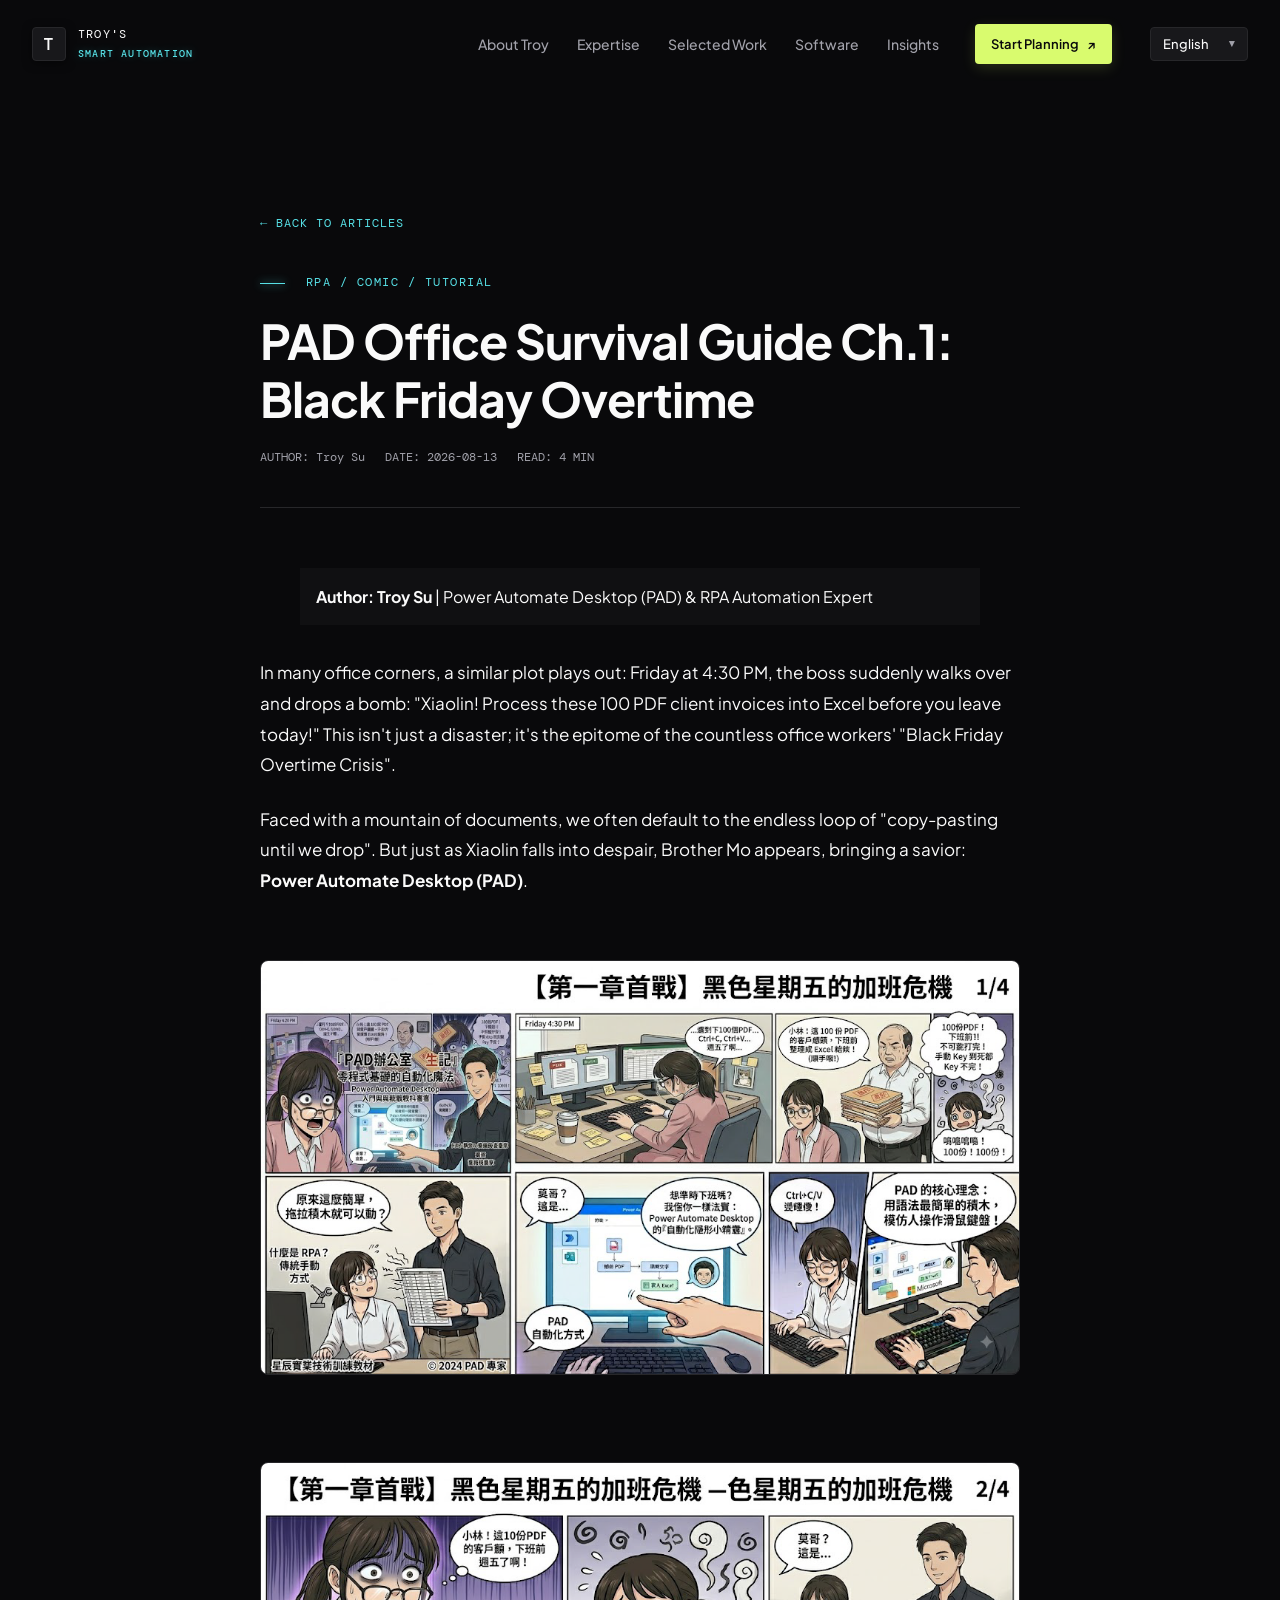
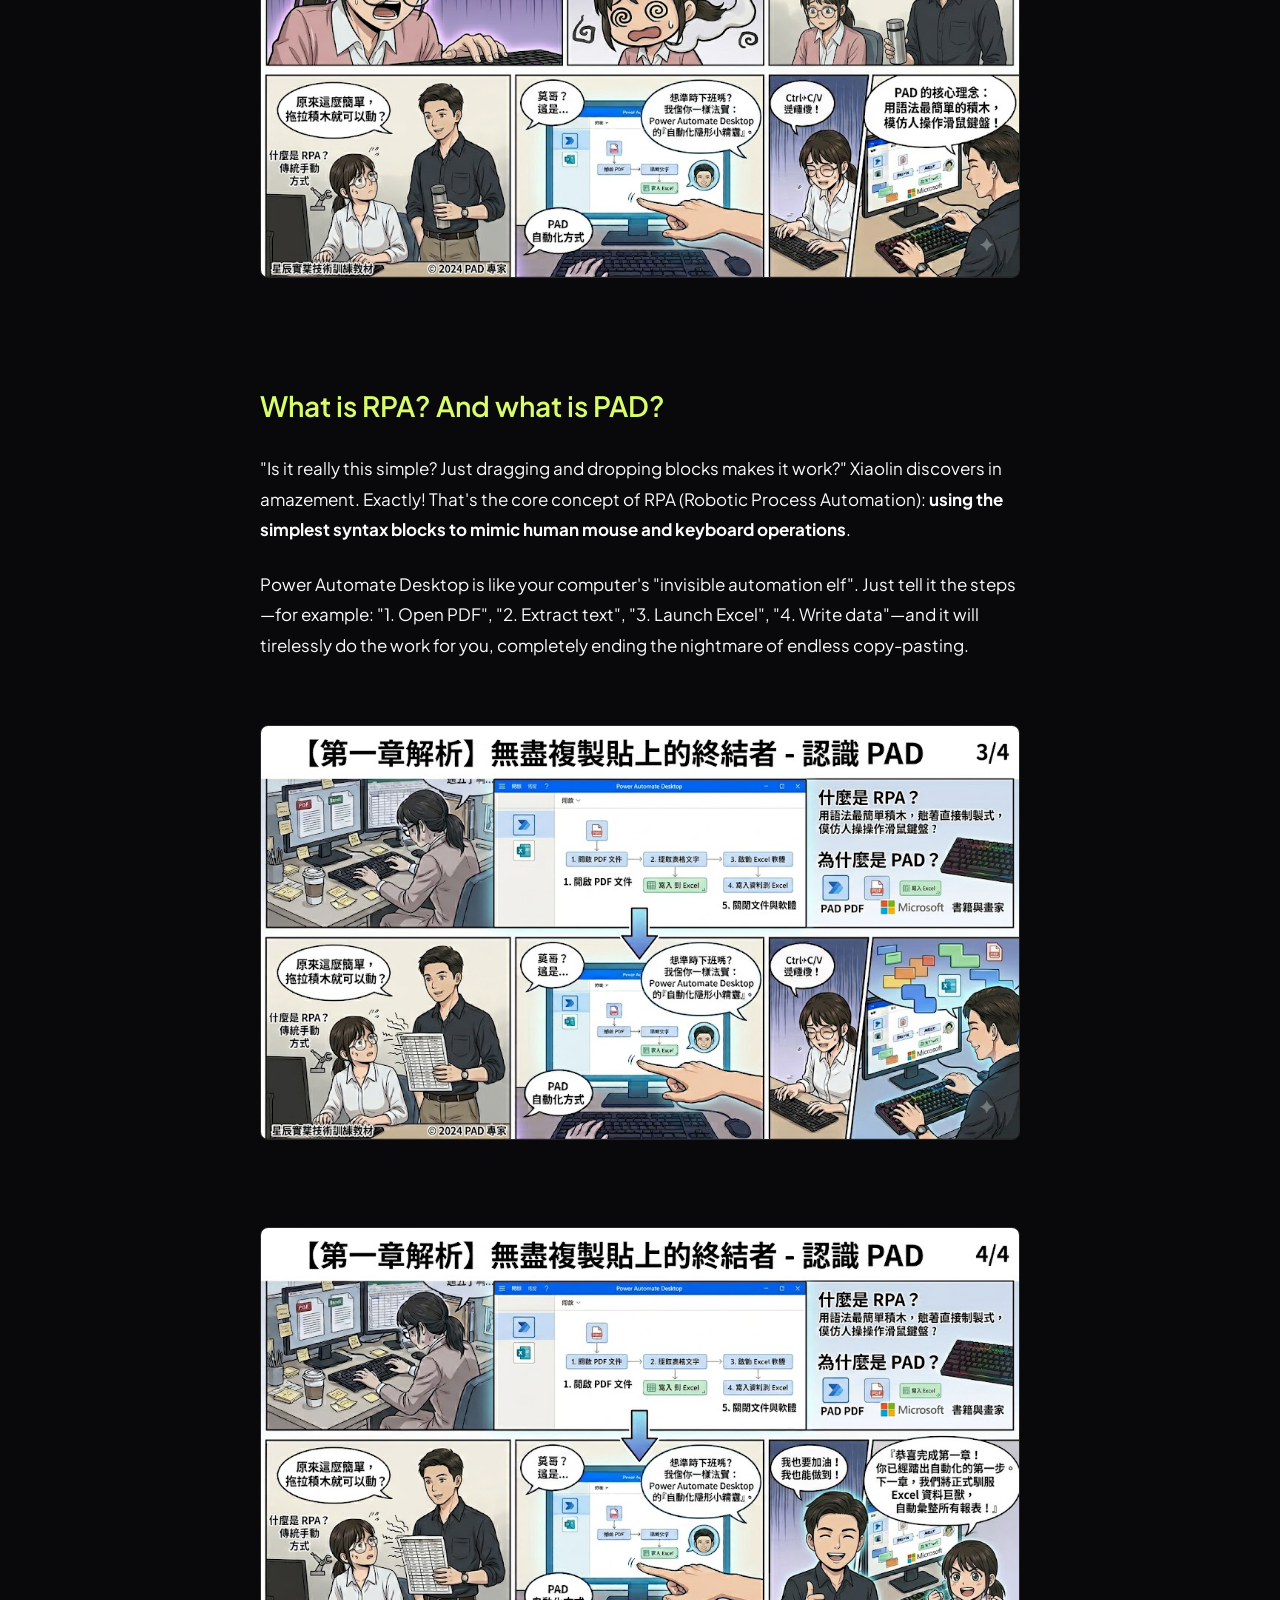
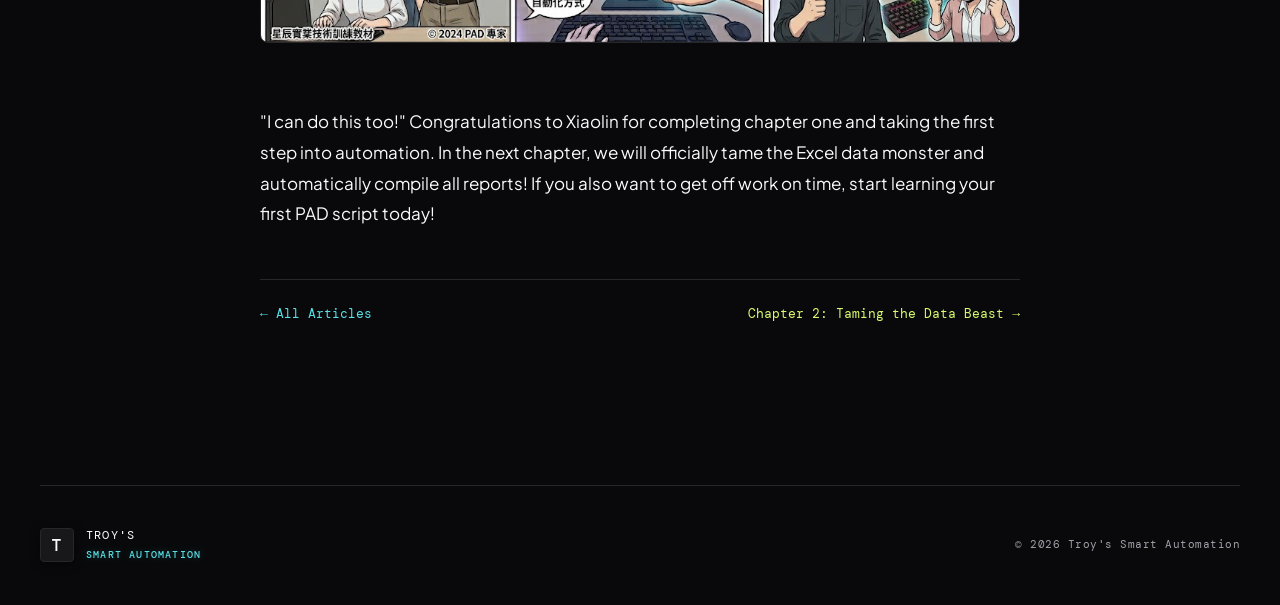
<file: pad-office-survival-guide.html>
﻿<!doctype html>
<html lang="zh-TW">
<head>
  <meta charset="utf-8" />
  <meta name="viewport" content="width=device-width, initial-scale=1" />
  
  <title>《PAD 辦公室生存記》第一章：黑色星期五的加班危機 | Troy Su 技術專欄 | Troy's Smart Automation</title>
  <meta name="title" content="《PAD 辦公室生存記》第一章：黑色星期五的加班危機 | Troy Su 技術專欄 | Troy's Smart Automation" />
  <meta name="description" content="透過生動的技術漫畫，由 Troy Su 帶你輕鬆認識 Power Automate Desktop (PAD) 與 RPA，解決辦公室無盡複製貼上的加班危機。" />
  <meta name="keywords" content="PAD, Power Automate Desktop, RPA, 無人值守, 自動化教學漫畫, 辦公室生存記, Troy Su" />
  <meta name="author" content="Troy Su" />
  <meta name="robots" content="index, follow, max-image-preview:large" />
  
  <meta property="og:type" content="article" />
  <meta property="og:url" content="https://troysuice.github.io/troy-smart-automation/pad-office-survival-guide.html" />
  <meta property="og:title" content="《PAD 辦公室生存記》第一章：黑色星期五的加班危機 | Troy Su" />
  <meta property="og:description" content="透過生動的技術漫畫，由 Troy Su 帶你輕鬆認識 Power Automate Desktop (PAD) 與 RPA，解決辦公室無盡複製貼上的加班危機。" />
  <meta property="og:image" content="https://troysuice.github.io/troy-smart-automation/assets/comic-1-1.png" />

  <meta property="twitter:card" content="summary_large_image" />
  <meta property="twitter:url" content="https://troysuice.github.io/troy-smart-automation/pad-office-survival-guide.html" />
  <meta property="twitter:title" content="《PAD 辦公室生存記》第一章：黑色星期五的加班危機 | Troy Su" />
  <meta property="twitter:description" content="透過生動的技術漫畫，由 Troy Su 帶你輕鬆認識 Power Automate Desktop (PAD) 與 RPA，解決辦公室無盡複製貼上的加班危機。" />
  <meta property="twitter:image" content="https://troysuice.github.io/troy-smart-automation/assets/comic-1-1.png" />

  <link rel="canonical" href="https://troysuice.github.io/troy-smart-automation/pad-office-survival-guide.html" />
  
  <script type="application/ld+json">
  {
    "@context": "https://schema.org",
    "@type": "TechArticle",
    "headline": "《PAD 辦公室生存記》第一章：黑色星期五的加班危機",
    "image": [
      "https://troysuice.github.io/troy-smart-automation/assets/comic-1-1.png"
    ],
    "author": {
      "@type": "Person",
      "name": "Troy Su"
    },
    "publisher": {
      "@type": "Organization",
      "name": "Troy's Smart Automation"
    },
    "datePublished": "2026-08-13",
    "dateModified": "2026-08-13",
    "description": "透過生動的技術漫畫，由 Troy Su 帶你輕鬆認識 Power Automate Desktop (PAD) 與 RPA，解決辦公室無盡複製貼上的加班危機。",
    "keywords": "PAD, Power Automate Desktop, RPA, 無人值守, 自動化教學漫畫"
  }
  </script>

  <link rel="preconnect" href="https://fonts.googleapis.com" />
  <link rel="preconnect" href="https://fonts.gstatic.com" crossorigin />
  <link href="https://fonts.googleapis.com/css2?family=DM+Mono:wght@400;500&family=Plus+Jakarta+Sans:ital,wght@0,400;0,500;0,600;0,700;1,400&family=Noto+Sans+TC:wght@400;500;600;700&display=swap" rel="stylesheet" />
  <link rel="stylesheet" href="styles.css?v=1.1" />
  <style>
    .article-wrap {
      padding: 120px 0 80px;
      max-width: 760px;
      margin: auto;
    }
    .article-header {
      margin-bottom: 60px;
      border-bottom: 1px solid var(--line);
      padding-bottom: 40px;
    }
    .article-header h1 {
      font-size: clamp(32px, 5vw, 48px);
      line-height: 1.2;
      margin: 20px 0;
      letter-spacing: -1px;
    }
    .article-meta {
      display: flex;
      gap: 20px;
      color: var(--muted);
      font-family: "DM Mono", monospace;
      font-size: 12px;
      margin-top: 20px;
    }
    .article-content h2 {
      font-size: 28px;
      color: var(--lime);
      margin: 60px 0 24px;
      font-weight: 600;
    }
    .article-content h3 {
      font-size: 22px;
      color: var(--cyan);
      margin: 40px 0 16px;
    }
    .article-content p {
      font-size: 17px;
      line-height: 1.8;
      color: var(--text);
      margin-bottom: 24px;
    }
    .article-content ul, .article-content ol {
      font-size: 17px;
      line-height: 1.8;
      color: var(--muted);
      margin-bottom: 32px;
      padding-left: 20px;
    }
    .article-content li {
      margin-bottom: 12px;
    }
    .article-content img {
      width: 100%;
      border-radius: 8px;
      border: 1px solid var(--line);
      margin: 40px 0;
    }
    .back-btn {
      display: inline-block;
      margin-bottom: 40px;
      color: var(--cyan);
      text-decoration: none;
      font-family: "DM Mono", monospace;
      font-size: 12px;
      letter-spacing: 1px;
    }
    .back-btn:hover {
      text-decoration: underline;
    }
    blockquote.author-note {
      border-left: 4px solid var(--accent);
      padding-left: 1rem;
      margin-bottom: 2rem;
      color: var(--text-muted);
      background: rgba(255,255,255,0.03);
      padding: 1rem;
    }
  </style>
</head>
<body>
  <div class="noise" aria-hidden="true"></div>
  
  <header class="site-header">
    <a class="brand" href="index.html" aria-label="Home">
      <span class="brand-mark">T</span>
      <span>TROY'S<br><b>SMART AUTOMATION</b></span>
    </a>
    <button class="menu-toggle" aria-controls="main-nav" aria-expanded="false">
      <span></span><span></span><span></span><i data-i18n="menu">Menu</i>
    </button>
    <nav id="main-nav" class="main-nav" aria-label="Main Navigation">
      <a href="index.html#about" data-i18n="nav_about">About Troy</a>
      <a href="index.html#expertise" data-i18n="nav_expertise">Expertise</a>
      <a href="index.html#work" data-i18n="nav_work">Selected Work</a>
      <a href="index.html#software" data-i18n="nav_software">Software</a>
      <a href="articles.html" data-i18n="nav_articles">Insights</a>
      <a class="nav-cta" href="index.html#contact"><span data-i18n="nav_contact">Start Planning</span> <span>↗</span></a>
      <div class="lang-selector-wrapper">
        <select id="lang-select" class="lang-select" aria-label="Select Language">
          <option value="en">English</option>
          <option value="zh-TW">繁體中文</option>
          <option value="zh-CN">简体中文</option>
          <option value="ja">日本語</option>
          <option value="ko">한국어</option>
        </select>
      </div>
    </nav>
  </header>

  <main class="article-wrap">
    <a href="articles.html" class="back-btn">← BACK TO ARTICLES</a>
    
    <!-- English Block -->
    <div data-lang-block="en">
      <header class="article-header">
        <p class="eyebrow"><span></span> RPA / COMIC / TUTORIAL</p>
        <h1>PAD Office Survival Guide Ch.1: Black Friday Overtime</h1>
        <div class="article-meta">
          <span>AUTHOR: Troy Su</span>
          <span>DATE: 2026-08-13</span>
          <span>READ: 4 MIN</span>
        </div>
      </header>
      <div class="article-content">
        <blockquote class="author-note">
          <strong>Author: Troy Su</strong> | Power Automate Desktop (PAD) & RPA Automation Expert
        </blockquote>
        <p>In many office corners, a similar plot plays out: Friday at 4:30 PM, the boss suddenly walks over and drops a bomb: "Xiaolin! Process these 100 PDF client invoices into Excel before you leave today!" This isn't just a disaster; it's the epitome of the countless office workers' "Black Friday Overtime Crisis".</p>
        <p>Faced with a mountain of documents, we often default to the endless loop of "copy-pasting until we drop". But just as Xiaolin falls into despair, Brother Mo appears, bringing a savior: <strong>Power Automate Desktop (PAD)</strong>.</p>
        
        <img src="assets/comic-1-1.png" alt="PAD Office Survival Guide 1/4" loading="lazy">
        <img src="assets/comic-1-2.png" alt="PAD Office Survival Guide 2/4" loading="lazy">
        
        <h2>What is RPA? And what is PAD?</h2>
        <p>"Is it really this simple? Just dragging and dropping blocks makes it work?" Xiaolin discovers in amazement. Exactly! That's the core concept of RPA (Robotic Process Automation): <strong>using the simplest syntax blocks to mimic human mouse and keyboard operations</strong>.</p>
        <p>Power Automate Desktop is like your computer's "invisible automation elf". Just tell it the steps—for example: "1. Open PDF", "2. Extract text", "3. Launch Excel", "4. Write data"—and it will tirelessly do the work for you, completely ending the nightmare of endless copy-pasting.</p>
        
        <img src="assets/comic-1-3.png" alt="PAD Office Survival Guide 3/4" loading="lazy">
        <img src="assets/comic-1-4.png" alt="PAD Office Survival Guide 4/4" loading="lazy">
        
        <p>"I can do this too!" Congratulations to Xiaolin for completing chapter one and taking the first step into automation. In the next chapter, we will officially tame the Excel data monster and automatically compile all reports! If you also want to get off work on time, start learning your first PAD script today!</p>
        <div class="chapter-nav" style="display:flex; justify-content:space-between; margin-top:50px; padding-top:24px; border-top:1px solid var(--line); font-family:'DM Mono', monospace; font-size:13px;">
          <a href="articles.html" style="color:var(--cyan); text-decoration:none;">← All Articles</a>
          <a href="pad-office-survival-guide-ch2.html" style="color:var(--lime); text-decoration:none;">Chapter 2: Taming the Data Beast →</a>
        </div>
      </div>
    </div>

    <!-- Traditional Chinese Block -->
    <div data-lang-block="zh-TW">
      <header class="article-header">
        <p class="eyebrow"><span></span> RPA / COMIC / TUTORIAL</p>
        <h1>《PAD 辦公室生存記》第一章：黑色星期五的加班危機</h1>
        <div class="article-meta">
          <span>AUTHOR: Troy Su</span>
          <span>DATE: 2026-08-13</span>
          <span>READ: 4 MIN</span>
        </div>
      </header>
      <div class="article-content">
        <blockquote class="author-note">
          <strong>作者：Troy Su</strong> | Power Automate Desktop (PAD) 與 RPA 自動化專家
        </blockquote>
        <p>在許多辦公室的角落，總會上演著類似的情節：星期五下午 4:30，主管突然走過來，丟下一句：「小林！這 100 份 PDF 的客戶憑證，下班前整理成 Excel 結帳喔！」這不僅是一場災難，更是無數上班族「黑色星期五加班危機」的縮影。</p>
        <p>面對堆積如山的文件，我們往往只能開啟「手動 Key 到死」的無限迴圈。但就在小林陷入絕望之際，莫哥出現了，並帶來了救星——<strong>Power Automate Desktop (PAD)</strong>。</p>
        
        <img src="assets/comic-1-1.png" alt="PAD 辦公室生存記：黑色星期五的加班危機 1/4" loading="lazy">
        <img src="assets/comic-1-2.png" alt="PAD 辦公室生存記：黑色星期五的加班危機 2/4" loading="lazy">
        
        <h2>什麼是 RPA？什麼又是 PAD？</h2>
        <p>「原來這麼簡單，拖拉積木就可以動？」小林驚訝地發現。沒錯，這正是 RPA (Robotic Process Automation) 的核心理念：<strong>用最簡單的語法積木，模仿人類操作滑鼠與鍵盤的動作</strong>。</p>
        <p>而 Power Automate Desktop 就像是你電腦裡的「自動化隱形小精靈」。只要告訴它步驟，例如：「1. 開啟 PDF 文件」、「2. 擷取文字」、「3. 啟動 Excel」、「4. 寫入資料」，它就能不知疲倦地為你代勞，徹底終結無盡複製貼上的噩夢。</p>
        
        <img src="assets/comic-1-3.png" alt="無盡複製貼上的終結者 - 認識 PAD 3/4" loading="lazy">
        <img src="assets/comic-1-4.png" alt="無盡複製貼上的終結者 - 認識 PAD 4/4" loading="lazy">
        
        <p>「我也要加油！我也能做到！」恭喜小林完成第一章，踏出了自動化的第一步。在下一章節中，我們將正式馴服 Excel 資料巨獸，自動彙整所有報表！如果你也想準時下班，現在就開始學習你的第一個 PAD 腳本吧！</p>
        <div class="chapter-nav" style="display:flex; justify-content:space-between; margin-top:50px; padding-top:24px; border-top:1px solid var(--line); font-family:'DM Mono', monospace; font-size:13px;">
          <a href="articles.html" style="color:var(--cyan); text-decoration:none;">← 返回專欄列表</a>
          <a href="pad-office-survival-guide-ch2.html" style="color:var(--lime); text-decoration:none;">第二章：馴服資料巨獸 →</a>
        </div>
      </div>
    </div>

    <!-- Simplified Chinese Block -->
    <div data-lang-block="zh-CN">
      <header class="article-header">
        <p class="eyebrow"><span></span> RPA / COMIC / TUTORIAL</p>
        <h1>《PAD 办公室生存记》第一章：黑色星期五的加班危机</h1>
        <div class="article-meta">
          <span>AUTHOR: Troy Su</span>
          <span>DATE: 2026-08-13</span>
          <span>READ: 4 MIN</span>
        </div>
      </header>
      <div class="article-content">
        <blockquote class="author-note">
          <strong>作者：Troy Su</strong> | Power Automate Desktop (PAD) 与 RPA 自动化专家
        </blockquote>
        <p>在许多办公室的角落，总会上演着类似的情节：星期五下午 4:30，主管突然走过来，丢下一句：“小林！这 100 份 PDF 的客户凭证，下班前整理成 Excel 结账喔！”这不仅是一场灾难，更是无数上班族“黑色星期五加班危机”的缩影。</p>
        <p>面对堆积如山的文件，我们往往只能开启“手动 Key 到死”的无限回圈。但就在小林陷入绝望之际，莫哥出现了，并带来了救星——<strong>Power Automate Desktop (PAD)</strong>。</p>
        
        <img src="assets/comic-1-1.png" alt="PAD 办公室生存记：黑色星期五的加班危机 1/4" loading="lazy">
        <img src="assets/comic-1-2.png" alt="PAD 办公室生存记：黑色星期五的加班危机 2/4" loading="lazy">
        
        <h2>什么是 RPA？什么又是 PAD？</h2>
        <p>“原来这么简单，拖拉积木就可以动？”小林惊讶地发现。没错，这正是 RPA (Robotic Process Automation) 的核心理念：<strong>用最简单的语法积木，模仿人类操作鼠标与键盘的动作</strong>。</p>
        <p>而 Power Automate Desktop 就像是你电脑里的“自动化隐形小精灵”。只要告诉它步骤，例如：“1. 开启 PDF 文件”、“2. 撷取文字”、“3. 启动 Excel”、“4. 写入资料”，它就能不知疲倦地为你代劳，彻底终结无尽复制贴上的噩梦。</p>
        
        <img src="assets/comic-1-3.png" alt="无尽复制贴上的终结者 - 认识 PAD 3/4" loading="lazy">
        <img src="assets/comic-1-4.png" alt="无尽复制贴上的终结者 - 认识 PAD 4/4" loading="lazy">
        
        <p>“我也要加油！我也能做到！”恭喜小林完成第一章，踏出了自动化的第一步。在下一章节中，我们将正式驯服 Excel 资料巨兽，自动汇整所有报表！如果你也想准时下班，现在就开始学习你的第一个 PAD 脚本吧！</p>
        <div class="chapter-nav" style="display:flex; justify-content:space-between; margin-top:50px; padding-top:24px; border-top:1px solid var(--line); font-family:'DM Mono', monospace; font-size:13px;">
          <a href="articles.html" style="color:var(--cyan); text-decoration:none;">← 返回专栏列表</a>
          <a href="pad-office-survival-guide-ch2.html" style="color:var(--lime); text-decoration:none;">第二章：驯服数据巨兽 →</a>
        </div>
      </div>
    </div>

    <!-- Japanese Block -->
    <div data-lang-block="ja">
      <header class="article-header">
        <p class="eyebrow"><span></span> RPA / COMIC / TUTORIAL</p>
        <h1>PADオフィスサバイバルガイド 第一章：ブラックフライデー残業</h1>
        <div class="article-meta">
          <span>AUTHOR: Troy Su</span>
          <span>DATE: 2026-08-13</span>
          <span>READ: 4 MIN</span>
        </div>
      </header>
      <div class="article-content">
        <blockquote class="author-note">
          <strong>著者：Troy Su</strong> | Power Automate Desktop (PAD) およびRPA自動化エキスパート
        </blockquote>
        <p>多くのオフィスの片隅で、似たような光景が繰り広げられます。金曜日の午後4時半、上司が突然やってきてこう言います。「小林さん！この100件のPDFの顧客伝票、退社するまでにExcelにまとめておいてね！」これは単なる災難ではなく、数え切れないほどのサラリーマンの「ブラックフライデー残業の危機」の縮図です。</p>
        <p>山のように積まれた書類を前に、私たちは「死ぬまで手入力」という無限ループに入るしかありません。しかし、小林が絶望に陥ったその時、莫兄（モー・ガー）が現れ、救世主をもたらしました。それが<strong>Power Automate Desktop (PAD)</strong>です。</p>
        
        <img src="assets/comic-1-1.png" alt="PADオフィスサバイバルガイド 1/4" loading="lazy">
        <img src="assets/comic-1-2.png" alt="PADオフィスサバイバルガイド 2/4" loading="lazy">
        
        <h2>RPAとは？PADとは？</h2>
        <p>「こんなに簡単だったの？ブロックをドラッグするだけで動くの？」小林は驚きを発見しました。その通りです。これこそがRPA（Robotic Process Automation）の核となる理念です。<strong>最もシンプルな構文ブロックを使って、人間のマウスやキーボードの操作を模倣する</strong>のです。</p>
        <p>そして、Power Automate Desktopはあなたのコンピュータの中の「見えない自動化の妖精」のようなものです。手順を指示するだけです。例えば「1. PDFファイルを開く」「2. テキストを抽出する」「3. Excelを起動する」「4. データを書き込む」。そうすれば、疲れを知らずにあなたの代わりに作業し、終わりのないコピー＆ペーストの悪夢を完全に終わらせてくれます。</p>
        
        <img src="assets/comic-1-3.png" alt="PADオフィスサバイバルガイド 3/4" loading="lazy">
        <img src="assets/comic-1-4.png" alt="PADオフィスサバイバルガイド 4/4" loading="lazy">
        
        <p>「私も頑張る！私にもできる！」第一章を完了し、自動化への第一歩を踏み出した小林におめでとうございます。次の章では、本格的にExcelデータの怪物を手懐け、すべてのレポートを自動的に集計します！もしあなたも定時で退社したいなら、今日から初めてのPADスクリプトを学び始めましょう！</p>
        <div class="chapter-nav" style="display:flex; justify-content:space-between; margin-top:50px; padding-top:24px; border-top:1px solid var(--line); font-family:'DM Mono', monospace; font-size:13px;">
          <a href="articles.html" style="color:var(--cyan); text-decoration:none;">← 記事一覧に戻る</a>
          <a href="pad-office-survival-guide-ch2.html" style="color:var(--lime); text-decoration:none;">第二章：データの怪物を手懐ける →</a>
        </div>
      </div>
    </div>

    <!-- Korean Block -->
    <div data-lang-block="ko">
      <header class="article-header">
        <p class="eyebrow"><span></span> RPA / COMIC / TUTORIAL</p>
        <h1>PAD 오피스 서바이벌 가이드 1장: 블랙 프라이데이 야근</h1>
        <div class="article-meta">
          <span>AUTHOR: Troy Su</span>
          <span>DATE: 2026-08-13</span>
          <span>READ: 4 MIN</span>
        </div>
      </header>
      <div class="article-content">
        <blockquote class="author-note">
          <strong>저자: Troy Su</strong> | Power Automate Desktop(PAD) 및 RPA 자동화 전문가
        </blockquote>
        <p>많은 사무실 구석에서는 비슷한 상황이 벌어집니다. 금요일 오후 4시 30분, 상사가 갑자기 다가와 이렇게 말합니다. "샤오린! 퇴근 전까지 이 100개의 PDF 고객 영수증을 Excel로 정리해 놔!" 이것은 단순한 재난이 아니라 수많은 직장인들의 '블랙 프라이데이 야간 근무 위기'의 축소판입니다。</p>
        <p>산더미처럼 쌓인 문서를 보면 우리는 종종 "죽을 때까지 수동 입력"이라는 무한 루프에 빠질 수밖에 없습니다. 하지만 샤오린이 절망에 빠졌을 때, 모 형(Mo-ge)이 나타나 구세주를 가져왔습니다. 바로 <strong>Power Automate Desktop(PAD)</strong>입니다。</p>
        
        <img src="assets/comic-1-1.png" alt="PAD 오피스 서바이벌 가이드 1/4" loading="lazy">
        <img src="assets/comic-1-2.png" alt="PAD 오피스 서바이벌 가이드 2/4" loading="lazy">
        
        <h2>RPA란 무엇인가요? PAD란 무엇인가요?</h2>
        <p>"이렇게 간단한 거였어? 블록을 드래그 앤 드롭하기만 하면 작동한다고?" 샤오린은 놀라움을 금치 못합니다. 맞습니다! 이것이 바로 RPA(Robotic Process Automation)의 핵심 개념입니다. <strong>가장 간단한 구문 블록을 사용하여 사람의 마우스 및 키보드 조작을 모방하는 것</strong>입니다。</p>
        <p>그리고 Power Automate Desktop은 컴퓨터 속의 "보이지 않는 자동화 요정"과 같습니다. 단계만 알려주면 됩니다. 예를 들어 "1. PDF 파일 열기", "2. 텍스트 추출", "3. Excel 실행", "4. 데이터 쓰기" 등입니다. 그러면 지칠 줄 모르고 여러분을 대신해 작업하여 끝없는 복사 및 붙여넣기의 악몽을 완전히 끝낼 것입니다。</p>
        
        <img src="assets/comic-1-3.png" alt="PAD 오피스 서바이벌 가이드 3/4" loading="lazy">
        <img src="assets/comic-1-4.png" alt="PAD 오피스 서바이벌 가이드 4/4" loading="lazy">
        
        <p>"나도 할 수 있어!" 1장을 무사히 마치고 자동화의 첫걸음을 내디딘 샤오린에게 축하를 보냅니다. 다음 장에서는 공식적으로 Excel 데이터 몬스터를 길들이고 모든 보고서를 자동으로 컴파일할 것입니다! 정시에 퇴근하고 싶다면 지금 바로 첫 PAD 스크립트를 배우기 시작하세요!</p>
        <div class="chapter-nav" style="display:flex; justify-content:space-between; margin-top:50px; padding-top:24px; border-top:1px solid var(--line); font-family:'DM Mono', monospace; font-size:13px;">
          <a href="articles.html" style="color:var(--cyan); text-decoration:none;">← 게시글 목록으로</a>
          <a href="pad-office-survival-guide-ch2.html" style="color:var(--lime); text-decoration:none;">2장: 데이터 몬스터 길들이기 →</a>
        </div>
      </div>
    </div>
  </main>

  <footer class="site-footer section-wrap" style="border-top: 1px solid var(--line); margin-top: 80px;">
    <a class="brand" href="index.html">
      <span class="brand-mark">T</span>
      <span>TROY'S<br><b>SMART AUTOMATION</b></span>
    </a>
    <p>© 2026 Troy's Smart Automation</p>
  </footer>
  
  <script src="script.js?v=1.4"></script>
</body>
</html>
</file>
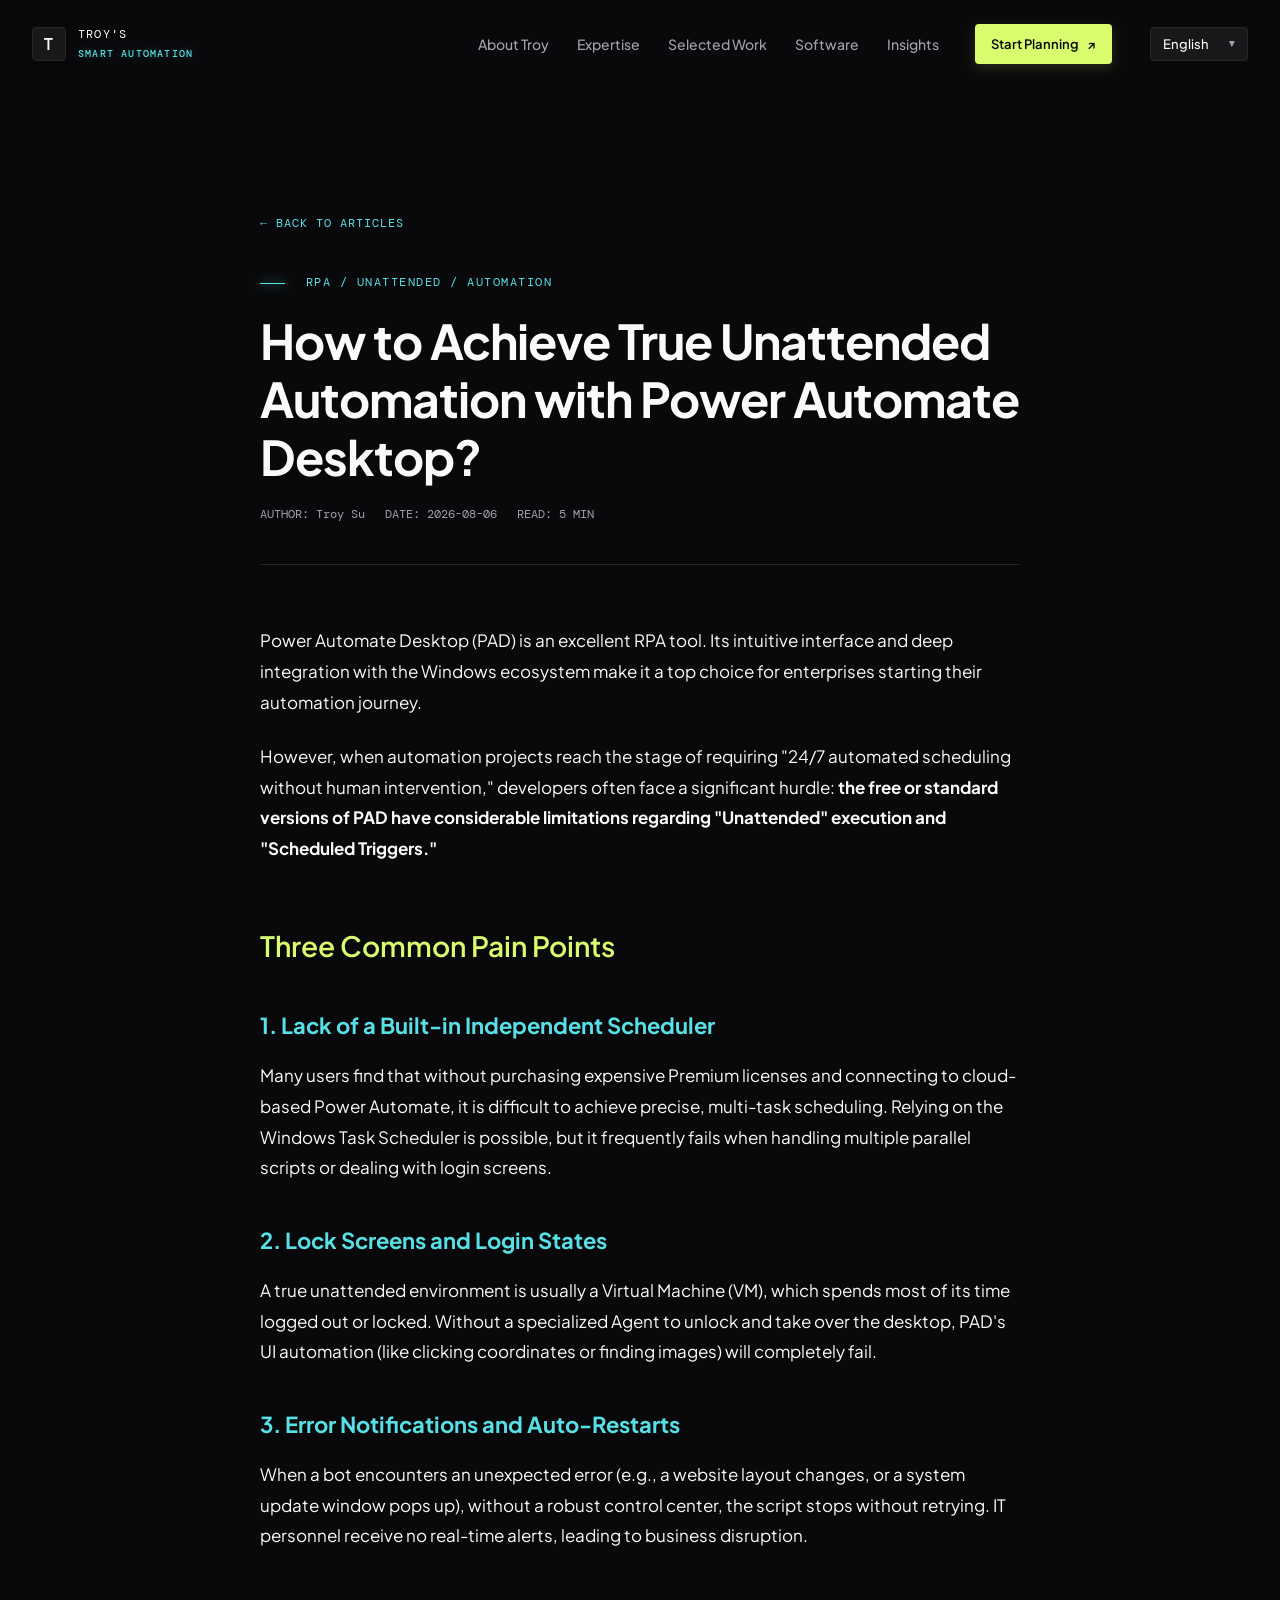
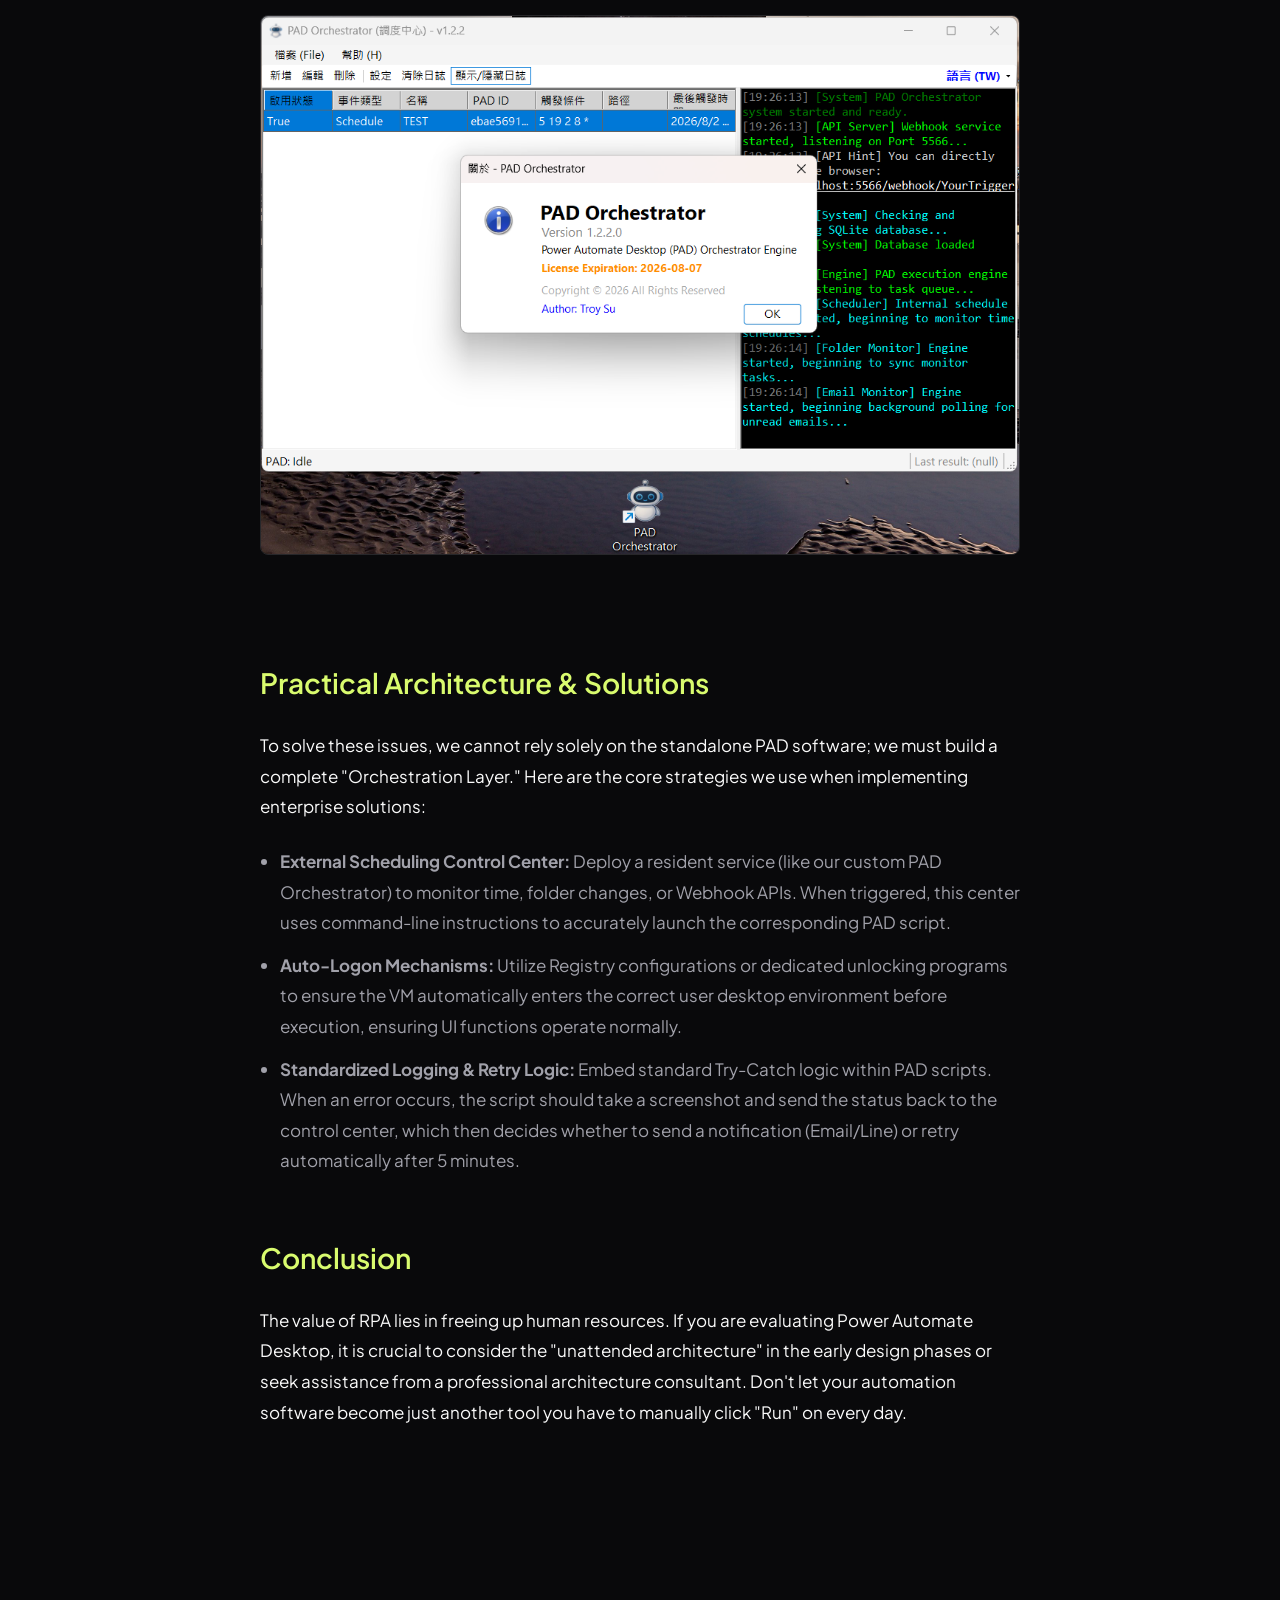
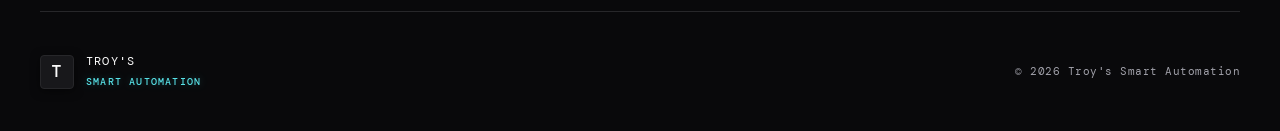
<file: pad-unattended-guide.html>
<!doctype html>
<html lang="zh-TW">
<head>
  <meta charset="utf-8" />
  <meta name="viewport" content="width=device-width, initial-scale=1" />
  
  <title>如何用 Power Automate Desktop 做到真正的無人值守？實務架構與設計 | Troy Su 技術專欄 | Troy's Smart Automation</title>
  <meta name="title" content="如何用 Power Automate Desktop 做到真正的無人值守？實務架構與設計 | Troy Su 技術專欄 | Troy's Smart Automation" />
  <meta name="description" content="深入探討 Power Automate Desktop (PAD) 在企業 RPA 自動化中常見的排程與無人值守痛點，並提供實務上的架構設計與解決方案。" />
  <meta name="keywords" content="PAD, Power Automate Desktop, 無人值守, Unattended, RPA, 自動化排程, 企業自動化, 痛點解決, Troy Su" />
  <meta name="author" content="Troy Su" />
  <meta name="robots" content="index, follow, max-image-preview:large" />
  
  <meta property="og:type" content="article" />
  <meta property="og:url" content="https://troysuice.github.io/troy-smart-automation/pad-unattended-guide.html" />
  <meta property="og:title" content="如何用 Power Automate Desktop 做到真正的無人值守？" />
  <meta property="og:description" content="探討 PAD 在企業自動化中常見的排程與無人值守痛點，並提供實務上的架構設計與解決方案。" />
  <meta property="og:image" content="https://troysuice.github.io/troy-smart-automation/assets/pad-orchestrator.png" />

  <link rel="canonical" href="https://troysuice.github.io/troy-smart-automation/pad-unattended-guide.html" />

  <script type="application/ld+json">
  {
    "@context": "https://schema.org",
    "@type": "TechArticle",
    "headline": "如何用 Power Automate Desktop 做到真正的無人值守？實務架構與設計",
    "image": [
      "https://troysuice.github.io/troy-smart-automation/assets/pad-orchestrator.png"
    ],
    "author": {
      "@type": "Person",
      "name": "Troy Su"
    },
    "publisher": {
      "@type": "Organization",
      "name": "Troy's Smart Automation"
    },
    "datePublished": "2026-08-04",
    "dateModified": "2026-08-08",
    "description": "深入探討 Power Automate Desktop (PAD) 在企業 RPA 自動化中常見的排程與無人值守痛點，並提供實務上的架構設計與解決方案。",
    "keywords": "PAD, Power Automate Desktop, 無人值守, Unattended, RPA, 自動化"
  }
  </script>

  <link rel="preconnect" href="https://fonts.googleapis.com" />
  <link rel="preconnect" href="https://fonts.gstatic.com" crossorigin />
  <link href="https://fonts.googleapis.com/css2?family=DM+Mono:wght@400;500&family=Plus+Jakarta+Sans:ital,wght@0,400;0,500;0,600;0,700;1,400&family=Noto+Sans+TC:wght@400;500;600;700&display=swap" rel="stylesheet" />
  <link rel="stylesheet" href="styles.css?v=1.1" />
  <style>
    .article-wrap {
      padding: 120px 0 80px;
      max-width: 760px;
      margin: auto;
    }
    .article-header {
      margin-bottom: 60px;
      border-bottom: 1px solid var(--line);
      padding-bottom: 40px;
    }
    .article-header h1 {
      font-size: clamp(32px, 5vw, 48px);
      line-height: 1.2;
      margin: 20px 0;
      letter-spacing: -1px;
    }
    .article-meta {
      display: flex;
      gap: 20px;
      color: var(--muted);
      font-family: "DM Mono", monospace;
      font-size: 12px;
      margin-top: 20px;
    }
    .article-content h2 {
      font-size: 28px;
      color: var(--lime);
      margin: 60px 0 24px;
      font-weight: 600;
    }
    .article-content h3 {
      font-size: 22px;
      color: var(--cyan);
      margin: 40px 0 16px;
    }
    .article-content p {
      font-size: 17px;
      line-height: 1.8;
      color: var(--text);
      margin-bottom: 24px;
    }
    .article-content ul, .article-content ol {
      font-size: 17px;
      line-height: 1.8;
      color: var(--muted);
      margin-bottom: 32px;
      padding-left: 20px;
    }
    .article-content li {
      margin-bottom: 12px;
    }
    .article-content img {
      width: 100%;
      border-radius: 8px;
      border: 1px solid var(--line);
      margin: 40px 0;
    }
    .back-btn {
      display: inline-block;
      margin-bottom: 40px;
      color: var(--cyan);
      text-decoration: none;
      font-family: "DM Mono", monospace;
      font-size: 12px;
      letter-spacing: 1px;
    }
    .back-btn:hover {
      text-decoration: underline;
    }
  </style>
</head>
<body>
  <div class="noise" aria-hidden="true"></div>
  
  <!-- Updated Header with Language Selector -->
  <header class="site-header">
    <a class="brand" href="index.html" aria-label="Home">
      <span class="brand-mark">T</span>
      <span>TROY'S<br><b>SMART AUTOMATION</b></span>
    </a>
    <button class="menu-toggle" aria-controls="main-nav" aria-expanded="false">
      <span></span><span></span><span></span><i data-i18n="menu">Menu</i>
    </button>
    <nav id="main-nav" class="main-nav" aria-label="Main Navigation">
      <a href="index.html#about" data-i18n="nav_about">About Troy</a>
      <a href="index.html#expertise" data-i18n="nav_expertise">Expertise</a>
      <a href="index.html#work" data-i18n="nav_work">Selected Work</a>
      <a href="index.html#software" data-i18n="nav_software">Software</a>
      <a href="articles.html" data-i18n="nav_articles">Insights</a>
      <a class="nav-cta" href="index.html#contact"><span data-i18n="nav_contact">Start Planning</span> <span>↗</span></a>
      <div class="lang-selector-wrapper">
        <select id="lang-select" class="lang-select" aria-label="Select Language">
          <option value="en">English</option>
          <option value="zh-TW">繁體中文</option>
          <option value="zh-CN">简体中文</option>
          <option value="ja">日本語</option>
          <option value="ko">한국어</option>
        </select>
      </div>
    </nav>
  </header>

  <main class="article-wrap">
    <a href="articles.html" class="back-btn">← BACK TO ARTICLES</a>
    
    <!-- Traditional Chinese Block -->
    <div data-lang-block="zh-TW">
      <header class="article-header">
        <p class="eyebrow"><span></span> RPA / Unattended / Automation</p>
        <h1>如何用 Power Automate Desktop 做到真正的無人值守？實務痛點與解決方案</h1>
        <div class="article-meta">
          <span>AUTHOR: Troy Su</span>
          <span>DATE: 2026-08-06</span>
          <span>READ: 5 MIN</span>
        </div>
      </header>
      <div class="article-content" data-lang-block="zh-TW">
      <blockquote style="border-left: 4px solid var(--accent); padding-left: 1rem; margin-bottom: 2rem; color: var(--text-muted); background: rgba(255,255,255,0.03); padding: 1rem;">
        <strong>作者：Troy Su</strong> | Power Automate Desktop (PAD) 與 RPA 自動化專家
      </blockquote>
      <p>在使用 Power Automate Desktop (PAD) 進行企業流程自動化時，許多開發者最終都會遇到一個共同的瓶頸：<strong>排程觸發與真正的無人值守 (Unattended) 執行</strong>。</p>
        <p>Power Automate Desktop (PAD) 是微軟推廣 RPA 的重要工具。它的介面直覺、與 Windows 生態系整合度高，因此許多企業在初步導入自動化時都會選擇它。</p>
        <p>然而，當自動化專案進入到「必須 24 小時自動排程、不需人工介入」的階段時，許多開發者與 IT 人員會立刻面臨一個巨大的痛點：<strong>PAD 的免費版或標準版在「無人值守 (Unattended)」與「排程觸發」上的功能有相當多的限制</strong>。</p>
        <h2>常見的三大痛點</h2>
        <h3>1. 缺乏內建的獨立排程器</h3>
        <p>許多使用者發現，寫好的流程如果沒有購買高額的 Premium 授權並串接雲端 Power Automate，很難做到精準且多任務的定時觸發。依賴 Windows 工作排程器雖然可行，但在處理多個腳本並行或登入畫面時，經常會遇到中斷或失敗。</p>
        <h3>2. 鎖定畫面與登入狀態</h3>
        <p>真正的無人值守環境通常是一台虛擬機 (VM)，而這台 VM 大多數時間處於登出或鎖定狀態。如果沒有特殊的 Agent 協助解鎖與接管桌面，PAD 的 UI 自動化（例如點擊座標、尋找圖片）會直接失效。</p>
        <h3>3. 錯誤通知與重新啟動</h3>
        <p>當機器人遇到預期外的錯誤（例如網頁改版、系統跳出更新視窗），如果沒有一個好的控制中心，腳本掛掉後不會自動重試，IT 人員也無法即時收到通知，導致業務中斷。</p>
        <img src="assets/pad-orchestrator.png" alt="PAD Orchestrator Dashboard" />
        <h2>實務架構設計與解法</h2>
        <p>要解決上述問題，我們不能只依賴 PAD 單機軟體，必須建立一個完整的「管理層 (Orchestration Layer)」。以下是我們為企業導入時最常使用的架構策略：</p>
        <ul>
          <li><strong>外掛排程控制中心：</strong> 建立一個常駐的服務（例如我們自行開發的 PAD Orchestrator），這個服務負責監控時間、監控資料夾變化、甚至監聽 Webhook API。當條件觸發時，由這個中心透過命令列指令精準啟動對應的 PAD 腳本。</li>
          <li><strong>Auto-Logon 機制：</strong> 配合 Registry 設定或專用的解鎖程式，確保排程啟動前，VM 能夠自動進入正確的使用者桌面環境，讓 UI 尋找功能正常運作。</li>
          <li><strong>標準化的 Log 與重試邏輯：</strong> 在 PAD 腳本內部寫入標準的 Try-Catch 邏輯。當錯誤發生時，除了截圖，也要將狀態回傳給控制中心，由控制中心決定是否發送 LINE/Email 通知，或是等 5 分鐘後自動重試。</li>
        </ul>
        <h2>結論</h2>
        <p>RPA 的價值在於釋放人力。如果你正在評估導入 Power Automate Desktop，請務必在設計初期就將「無人值守架構」考量進去，或者尋求專業的架構顧問協助。不要讓自動化軟體變成另一個每天需要你人工去按「執行」的麻煩工具。</p>
      </div>
    </div>

    <!-- Simplified Chinese Block -->
    <div data-lang-block="zh-CN" style="display:none;">
      <header class="article-header">
        <p class="eyebrow"><span></span> RPA / Unattended / Automation</p>
        <h1>如何用 Power Automate Desktop 做到真正的无人值守？实务痛点与解决方案</h1>
        <div class="article-meta">
          <span>AUTHOR: Troy Su</span>
          <span>DATE: 2026-08-06</span>
          <span>READ: 5 MIN</span>
        </div>
      </header>
      <div class="article-content">
        <p>Power Automate Desktop (PAD) 是微软推广 RPA 的重要工具。它的界面直觉、与 Windows 生态系整合度高，因此许多企业在初步导入自动化时都会选择它。</p>
        <p>然而，当自动化专案进入到“必须 24 小时自动排程、不需人工介入”的阶段时，许多开发者与 IT 人员会立刻面临一个巨大的痛点：<strong>PAD 的免费版或标准版在“无人值守 (Unattended)”与“排程触发”上的功能有相当多的限制</strong>。</p>
        <h2>常见的三大痛点</h2>
        <h3>1. 缺乏内建的独立排程器</h3>
        <p>许多使用者发现，写好的流程如果没有购买高额的 Premium 授权并串接云端 Power Automate，很难做到精准且多任务的定时触发。依赖 Windows 任务计划程序虽然可行，但在处理多个脚本并行或登录画面时，经常会遇到中断或失败。</p>
        <h3>2. 锁定画面与登录状态</h3>
        <p>真正的无人值守环境通常是一台虚拟机 (VM)，而这台 VM 大多数时间处于登出或锁定状态。如果没有特殊的 Agent 协助解锁与接管桌面，PAD 的 UI 自动化（例如点击坐标、寻找图片）会直接失效。</p>
        <h3>3. 错误通知与重新启动</h3>
        <p>当机器人遇到预期外的错误（例如网页改版、系统跳出更新视窗），如果没有一个好的控制中心，脚本挂掉后不会自动重试，IT 人员也无法即时收到通知，导致业务中断。</p>
        <img src="assets/pad-orchestrator.png" alt="PAD Orchestrator Dashboard" />
        <h2>实务架构设计与解法</h2>
        <p>要解决上述问题，我们不能只依赖 PAD 单机软件，必须建立一个完整的“管理层 (Orchestration Layer)”。以下是我们为企业导入时最常使用的架构策略：</p>
        <ul>
          <li><strong>外挂排程控制中心：</strong> 建立一个常驻的服务（例如我们自行开发的 PAD Orchestrator），这个服务负责监控时间、监控文件夹变化、甚至监听 Webhook API。当条件触发时，由这个中心通过命令行指令精准启动对应的 PAD 脚本。</li>
          <li><strong>Auto-Logon 机制：</strong> 配合 Registry 设定或专用的解锁程序，确保排程启动前，VM 能够自动进入正确的使用者桌面环境，让 UI 寻找功能正常运作。</li>
          <li><strong>标准化的 Log 与重试逻辑：</strong> 在 PAD 脚本内部写入标准的 Try-Catch 逻辑。当错误发生时，除了截图，也要将状态回传给控制中心，由控制中心决定是否发送 LINE/Email 通知，或是等 5 分钟后自动重试。</li>
        </ul>
        <h2>结论</h2>
        <p>RPA 的价值在于释放人力。如果你正在评估导入 Power Automate Desktop，请务必在设计初期就将“无人值守架构”考量进去，或者寻求专业的架构顾问协助。不要让自动化软件变成另一个每天需要你人工去按“执行”的麻烦工具。</p>
      </div>
    </div>

    <!-- English Block -->
    <div data-lang-block="en" style="display:none;">
      <header class="article-header">
        <p class="eyebrow"><span></span> RPA / Unattended / Automation</p>
        <h1>How to Achieve True Unattended Automation with Power Automate Desktop?</h1>
        <div class="article-meta">
          <span>AUTHOR: Troy Su</span>
          <span>DATE: 2026-08-06</span>
          <span>READ: 5 MIN</span>
        </div>
      </header>
      <div class="article-content">
        <p>Power Automate Desktop (PAD) is an excellent RPA tool. Its intuitive interface and deep integration with the Windows ecosystem make it a top choice for enterprises starting their automation journey.</p>
        <p>However, when automation projects reach the stage of requiring "24/7 automated scheduling without human intervention," developers often face a significant hurdle: <strong>the free or standard versions of PAD have considerable limitations regarding "Unattended" execution and "Scheduled Triggers."</strong></p>
        <h2>Three Common Pain Points</h2>
        <h3>1. Lack of a Built-in Independent Scheduler</h3>
        <p>Many users find that without purchasing expensive Premium licenses and connecting to cloud-based Power Automate, it is difficult to achieve precise, multi-task scheduling. Relying on the Windows Task Scheduler is possible, but it frequently fails when handling multiple parallel scripts or dealing with login screens.</p>
        <h3>2. Lock Screens and Login States</h3>
        <p>A true unattended environment is usually a Virtual Machine (VM), which spends most of its time logged out or locked. Without a specialized Agent to unlock and take over the desktop, PAD's UI automation (like clicking coordinates or finding images) will completely fail.</p>
        <h3>3. Error Notifications and Auto-Restarts</h3>
        <p>When a bot encounters an unexpected error (e.g., a website layout changes, or a system update window pops up), without a robust control center, the script stops without retrying. IT personnel receive no real-time alerts, leading to business disruption.</p>
        <img src="assets/pad-orchestrator.png" alt="PAD Orchestrator Dashboard" />
        <h2>Practical Architecture & Solutions</h2>
        <p>To solve these issues, we cannot rely solely on the standalone PAD software; we must build a complete "Orchestration Layer." Here are the core strategies we use when implementing enterprise solutions:</p>
        <ul>
          <li><strong>External Scheduling Control Center:</strong> Deploy a resident service (like our custom PAD Orchestrator) to monitor time, folder changes, or Webhook APIs. When triggered, this center uses command-line instructions to accurately launch the corresponding PAD script.</li>
          <li><strong>Auto-Logon Mechanisms:</strong> Utilize Registry configurations or dedicated unlocking programs to ensure the VM automatically enters the correct user desktop environment before execution, ensuring UI functions operate normally.</li>
          <li><strong>Standardized Logging & Retry Logic:</strong> Embed standard Try-Catch logic within PAD scripts. When an error occurs, the script should take a screenshot and send the status back to the control center, which then decides whether to send a notification (Email/Line) or retry automatically after 5 minutes.</li>
        </ul>
        <h2>Conclusion</h2>
        <p>The value of RPA lies in freeing up human resources. If you are evaluating Power Automate Desktop, it is crucial to consider the "unattended architecture" in the early design phases or seek assistance from a professional architecture consultant. Don't let your automation software become just another tool you have to manually click "Run" on every day.</p>
      </div>
    </div>

    <!-- Japanese Block -->
    <div data-lang-block="ja" style="display:none;">
      <header class="article-header">
        <p class="eyebrow"><span></span> RPA / Unattended / Automation</p>
        <h1>Power Automate Desktopで真の無人実行を実現する方法：課題と解決策</h1>
        <div class="article-meta">
          <span>AUTHOR: Troy Su</span>
          <span>DATE: 2026-08-06</span>
          <span>READ: 5 MIN</span>
        </div>
      </header>
      <div class="article-content">
        <p>Power Automate Desktop（PAD）は優れたRPAツールです。直感的なインターフェースとWindowsエコシステムとの深い統合により、自動化を始める企業にとって最適な選択肢となっています。</p>
        <p>しかし、自動化プロジェクトが「人手を介さない24時間365日の自動スケジュール」を必要とする段階に達すると、開発者は大きな壁に直面します。<strong>PADの無料版や標準版では、「無人実行（Unattended）」と「スケジュールトリガー」に関してかなりの制限があるからです。</strong></p>
        <h2>3つの一般的な課題</h2>
        <h3>1. 組み込みの独立したスケジューラーの欠如</h3>
        <p>高価なPremiumライセンスを購入してクラウドのPower Automateに接続しない限り、正確なマルチタスクのスケジュール設定は困難です。Windowsタスクスケジューラに頼ることも可能ですが、複数のスクリプトを並行して処理したり、ログイン画面を処理したりする際に失敗することがよくあります。</p>
        <h3>2. ロック画面とログイン状態</h3>
        <p>真の無人環境は通常仮想マシン（VM）であり、そのほとんどの時間はログアウトまたはロックされています。デスクトップのロックを解除して引き継ぐ特別なエージェントがないと、PADのUI自動化（座標のクリックや画像の検索など）は完全に機能しなくなります。</p>
        <h3>3. エラー通知と自動再起動</h3>
        <p>ボットが予期しないエラー（Webサイトのレイアウト変更やシステム更新ウィンドウのポップアップなど）に遭遇した場合、堅牢なコントロールセンターがないと、スクリプトは再試行せずに停止します。IT担当者はリアルタイムの警告を受け取れず、ビジネスの中断につながります。</p>
        <img src="assets/pad-orchestrator.png" alt="PAD Orchestrator Dashboard" />
        <h2>実践的なアーキテクチャと解決策</h2>
        <p>これらの問題を解決するには、単体のPADソフトウェアに頼るのではなく、完全な「オーケストレーション層」を構築する必要があります。企業向けソリューションを導入する際に使用するコア戦略は以下の通りです。</p>
        <ul>
          <li><strong>外部スケジュールコントロールセンター：</strong> 常駐サービス（カスタムのPAD Orchestratorなど）を展開して、時間、フォルダの変更、またはWebhook APIを監視します。トリガーされると、このセンターはコマンドライン命令を使用して、対応するPADスクリプトを正確に起動します。</li>
          <li><strong>自動ログオンメカニズム：</strong> レジストリ設定または専用のロック解除プログラムを利用して、実行前にVMが自動的に正しいユーザーデスクトップ環境に入り、UI機能が正常に動作することを保証します。</li>
          <li><strong>標準化されたログと再試行ロジック：</strong> PADスクリプト内に標準のTry-Catchロジックを組み込みます。エラーが発生した場合、スクリプトはスクリーンショットを撮り、ステータスをコントロールセンターに送り返します。コントロールセンターは、通知（メール/LINEなど）を送信するか、5分後に自動的に再試行するかを決定します。</li>
        </ul>
        <h2>結論</h2>
        <p>RPAの価値は、人的資源を解放することにあります。Power Automate Desktopを評価している場合は、初期の設計段階で「無人アーキテクチャ」を考慮するか、プロのアーキテクチャコンサルタントに支援を求めることが不可欠です。自動化ソフトウェアが、毎日手動で「実行」をクリックしなければならない単なる面倒なツールにならないようにしてください。</p>
      </div>
    </div>

    <!-- Korean Block -->
    <div data-lang-block="ko" style="display:none;">
      <header class="article-header">
        <p class="eyebrow"><span></span> RPA / Unattended / Automation</p>
        <h1>Power Automate Desktop으로 진정한 무인 실행을 달성하는 방법: 과제 및 해결책</h1>
        <div class="article-meta">
          <span>AUTHOR: Troy Su</span>
          <span>DATE: 2026-08-06</span>
          <span>READ: 5 MIN</span>
        </div>
      </header>
      <div class="article-content">
        <p>Power Automate Desktop(PAD)은 훌륭한 RPA 도구입니다. 직관적인 인터페이스와 Windows 에코시스템과의 긴밀한 통합으로 인해 자동화를 시작하는 기업에게 최고의 선택입니다.</p>
        <p>그러나 자동화 프로젝트가 "사람의 개입 없는 연중무휴 자동 스케줄링"이 필요한 단계에 도달하면 개발자는 종종 큰 장애물에 직면합니다. <strong>PAD의 무료 또는 표준 버전은 "무인 실행(Unattended)" 및 "예약된 트리거"와 관련하여 상당한 제한이 있습니다.</strong></p>
        <h2>3가지 일반적인 문제점</h2>
        <h3>1. 내장된 독립 스케줄러의 부재</h3>
        <p>많은 사용자는 비싼 Premium 라이선스를 구입하고 클라우드 기반 Power Automate에 연결하지 않으면 정확한 다중 작업 스케줄링을 달성하기 어렵다는 것을 알게 됩니다. Windows 작업 스케줄러에 의존할 수는 있지만 여러 스크립트를 병렬로 처리하거나 로그인 화면을 처리할 때 자주 실패합니다.</p>
        <h3>2. 잠금 화면 및 로그인 상태</h3>
        <p>진정한 무인 환경은 일반적으로 가상 머신(VM)이며 대부분의 시간 동안 로그아웃되거나 잠겨 있습니다. 바탕 화면의 잠금을 해제하고 이어받을 특수 에이전트가 없으면 PAD의 UI 자동화(좌표 클릭 또는 이미지 찾기 등)가 완전히 실패합니다.</p>
        <h3>3. 오류 알림 및 자동 재시작</h3>
        <p>봇이 예기치 않은 오류(예: 웹사이트 레이아웃 변경 또는 시스템 업데이트 창 팝업)가 발생했을 때 강력한 제어 센터가 없으면 스크립트가 다시 시도하지 않고 중지됩니다. IT 직원은 실시간 알림을 받지 못하여 비즈니스 중단으로 이어집니다.</p>
        <img src="assets/pad-orchestrator.png" alt="PAD Orchestrator Dashboard" />
        <h2>실용적인 아키텍처 및 솔루션</h2>
        <p>이러한 문제를 해결하려면 독립 실행형 PAD 소프트웨어에만 의존할 수 없으며 완전한 "오케스트레이션 계층"을 구축해야 합니다. 엔터프라이즈 솔루션을 구현할 때 사용하는 핵심 전략은 다음과 같습니다.</p>
        <ul>
          <li><strong>외부 스케줄링 제어 센터:</strong> 상주 서비스(예: 맞춤형 PAD Orchestrator)를 배포하여 시간, 폴더 변경 또는 Webhook API를 모니터링합니다. 트리거되면 이 센터는 명령줄 지침을 사용하여 해당 PAD 스크립트를 정확하게 시작합니다.</li>
          <li><strong>자동 로그온 메커니즘:</strong> 레지스트리 구성 또는 전용 잠금 해제 프로그램을 활용하여 실행 전에 VM이 올바른 사용자 바탕 화면 환경에 자동으로 들어가도록 하여 UI 기능이 정상적으로 작동하도록 합니다.</li>
          <li><strong>표준화된 로깅 및 재시도 논리:</strong> PAD 스크립트 내에 표준 Try-Catch 논리를 포함합니다. 오류가 발생하면 스크립트는 스크린샷을 찍고 상태를 제어 센터로 다시 전송해야 하며, 제어 센터는 알림(이메일/LINE)을 보낼지 또는 5분 후에 자동으로 다시 시도할지 결정합니다.</li>
        </ul>
        <h2>결론</h2>
        <p>RPA의 가치는 인적 자원을 확보하는 데 있습니다. Power Automate Desktop을 평가하는 경우 초기 설계 단계에서 "무인 아키텍처"를 고려하거나 전문 아키텍처 컨설턴트의 도움을 구하는 것이 중요합니다. 자동화 소프트웨어가 매일 수동으로 "실행"을 클릭해야 하는 또 다른 번거로운 도구가 되지 않도록 하십시오.</p>
      </div>
    </div>
  </main>

  <footer class="site-footer section-wrap" style="border-top: 1px solid var(--line); margin-top: 80px;">
    <a class="brand" href="index.html">
      <span class="brand-mark">T</span>
      <span>TROY'S<br><b>SMART AUTOMATION</b></span>
    </a>
    <p>© 2026 Troy's Smart Automation</p>
  </footer>
  
  <script src="script.js?v=1.1"></script>
</body>
</html>
</file>
<file: styles.css>
:root {
  --bg: #09090b; /* OLED Black */
  --panel: #18181b; /* Dark Gray for cards */
  --line: #27272a; /* Subtle borders */
  --text: #fafafa; /* High contrast text */
  --muted: #a1a1aa; /* Muted text */
  --cyan: #57e0e6; /* Original smart home accent */
  --lime: #d9fb6e; /* Original secondary accent */
  --dark: #000000;
  
  --font-sans: 'Plus Jakarta Sans', sans-serif;
}

* {
  box-sizing: border-box;
}

html {
  scroll-behavior: smooth;
}

body {
  margin: 0;
  background: var(--bg);
  color: var(--text);
  font-family: var(--font-sans);
  line-height: 1.6;
  -webkit-font-smoothing: antialiased;
}

.noise {
  position: fixed;
  inset: 0;
  z-index: -1;
  opacity: 0.08;
  pointer-events: none;
  background-image: radial-gradient(rgba(255,255,255,0.4) 0.55px, transparent 0.55px);
  background-size: 4px 4px;
}

.section-wrap {
  width: min(1200px, calc(100% - 64px));
  margin: auto;
}

/* Header */
.site-header {
  height: 88px;
  width: min(1360px, calc(100% - 64px));
  margin: auto;
  display: flex;
  align-items: center;
  justify-content: space-between;
}

.brand {
  display: flex;
  align-items: center;
  gap: 12px;
  color: var(--text);
  text-decoration: none;
  font-family: "DM Mono", monospace;
  font-size: 12px;
  letter-spacing: 1.2px;
  transition: opacity 0.2s ease;
}

.brand:hover {
  opacity: 0.8;
}

.brand b {
  font-size: 10px;
  color: var(--cyan);
  font-weight: 500;
  text-shadow: 0 0 8px rgba(87,224,230,0.3);
}

.brand-mark {
  width: 34px;
  height: 34px;
  display: grid;
  place-items: center;
  border: 1px solid var(--line);
  color: var(--text);
  background: var(--panel);
  font-family: "DM Mono", monospace;
  font-weight: 500;
  font-size: 18px;
  border-radius: 4px;
  box-shadow: 0 2px 10px rgba(0,0,0,0.5);
  transition: border-color 0.3s ease;
}

.brand:hover .brand-mark {
  border-color: var(--cyan);
  box-shadow: 0 0 12px rgba(87,224,230,0.2);
}

/* Navigation */
.main-nav {
  display: flex;
  align-items: center;
  gap: 28px;
}

.main-nav a:not(.nav-cta) {
  color: var(--muted);
  font-size: 14px;
  font-weight: 500;
  text-decoration: none;
  transition: all 0.25s ease;
}

.main-nav a:not(.nav-cta):hover {
  color: var(--text);
  text-shadow: 0 0 10px rgba(250,250,250,0.3);
}

.main-nav .nav-cta {
  color: var(--bg);
  background: var(--lime);
  padding: 10px 16px;
  margin-left: 8px;
  font-size: 13px;
  font-weight: 600;
  border-radius: 4px;
  text-decoration: none;
  transition: all 0.25s ease;
  box-shadow: 0 4px 14px rgba(217,251,110,0.15);
}

.main-nav .nav-cta:hover {
  transform: translateY(-2px);
  box-shadow: 0 6px 20px rgba(217,251,110,0.25);
}

.nav-cta span:last-child {
  margin-left: 6px;
}

/* Language Selector */
.lang-selector-wrapper {
  position: relative;
  margin-left: 10px;
}

.lang-select {
  appearance: none;
  background: var(--panel);
  color: var(--text);
  border: 1px solid var(--line);
  padding: 8px 32px 8px 12px;
  border-radius: 4px;
  font-family: var(--font-sans);
  font-size: 13px;
  font-weight: 500;
  cursor: pointer;
  transition: border-color 0.25s ease, box-shadow 0.25s ease;
}

.lang-select:focus, .lang-select:hover {
  outline: none;
  border-color: var(--cyan);
  box-shadow: 0 0 10px rgba(87,224,230,0.15);
}

.lang-selector-wrapper::after {
  content: '▼';
  font-size: 8px;
  color: var(--muted);
  position: absolute;
  right: 12px;
  top: 50%;
  transform: translateY(-50%);
  pointer-events: none;
}

.menu-toggle {
  display: none;
}

/* Hero Section */
.hero {
  min-height: calc(100vh - 88px);
  position: relative;
  display: grid;
  grid-template-columns: 1.1fr 0.9fr;
  align-items: center;
  padding: 60px 0 110px;
}

.eyebrow {
  font-family: "DM Mono", monospace;
  font-size: 12px;
  letter-spacing: 1.5px;
  color: var(--cyan);
  margin: 0 0 20px;
  text-transform: uppercase;
}

.eyebrow span {
  display: inline-block;
  width: 25px;
  height: 1px;
  vertical-align: middle;
  background: var(--cyan);
  margin-right: 12px;
  box-shadow: 0 0 8px var(--cyan);
}

.hero h1, .statement h2, .section-head h2, .contact h2 {
  font-size: clamp(38px, 5vw, 72px);
  line-height: 1.15;
  letter-spacing: -2px;
  margin: 0;
  font-weight: 600;
}

.hero h1 strong, .statement h2 strong, .contact h2 strong {
  font-weight: 600;
  color: var(--lime);
  text-shadow: 0 0 20px rgba(217,251,110,0.2);
}

.intro {
  max-width: 480px;
  color: var(--muted);
  font-size: 16px;
  margin: 28px 0 40px;
  font-weight: 400;
}

.hero-actions {
  display: flex;
  align-items: center;
  gap: 28px;
}

.button {
  display: inline-flex;
  align-items: center;
  gap: 24px;
  padding: 14px 24px;
  text-decoration: none;
  font-size: 14px;
  font-weight: 600;
  border-radius: 4px;
  transition: all 0.3s ease;
}

.button:hover {
  transform: translateY(-3px);
}

.primary {
  background: var(--cyan);
  color: #061116;
  box-shadow: 0 4px 20px rgba(87,224,230,0.2);
}

.primary:hover {
  box-shadow: 0 6px 25px rgba(87,224,230,0.35);
}

.button span:last-child {
  font-size: 16px;
}

.text-link {
  color: var(--text);
  font-size: 14px;
  font-weight: 500;
  text-decoration: none;
  border-bottom: 1px solid var(--line);
  padding-bottom: 4px;
  transition: all 0.25s ease;
}

.text-link:hover {
  border-color: var(--cyan);
  color: var(--text);
  text-shadow: 0 0 10px rgba(250,250,250,0.3);
}

.text-link span:last-child {
  color: var(--cyan);
  padding-left: 8px;
  transition: transform 0.25s ease;
  display: inline-block;
}

.text-link:hover span:last-child {
  transform: translateX(4px);
}

/* Hero Visual */
.hero-visual {
  height: 500px;
  position: relative;
  overflow: hidden;
  background: var(--panel);
  border: 1px solid var(--line);
  border-radius: 12px;
  box-shadow: 0 20px 40px rgba(0,0,0,0.4);
}

.orb {
  position: absolute;
  border-radius: 50%;
  filter: blur(40px);
}

.orb-one {
  height: 300px;
  width: 300px;
  background: rgba(87,224,230,0.12);
  right: -50px;
  top: -50px;
}

.orb-two {
  height: 250px;
  width: 250px;
  background: rgba(217,251,110,0.08);
  left: -50px;
  bottom: -50px;
}

.circuit-line {
  position: absolute;
  border-color: rgba(87,224,230,0.25);
  border-style: solid;
}

.line-one {
  width: 185px;
  height: 165px;
  right: 0;
  bottom: 57px;
  border-width: 1px 0 0 1px;
}

.line-two {
  width: 170px;
  height: 130px;
  left: 0;
  top: 70px;
  border-width: 0 1px 1px 0;
}

.control-card {
  position: absolute;
  inset: 70px;
  background: rgba(9, 9, 11, 0.85);
  backdrop-filter: blur(10px);
  border: 1px solid var(--line);
  border-radius: 8px;
  box-shadow: 0 25px 50px -12px rgba(0,0,0,0.5);
  padding: 24px;
  display: flex;
  flex-direction: column;
}

.card-top {
  display: flex;
  align-items: center;
  gap: 8px;
  color: var(--muted);
  font-family: "DM Mono", monospace;
  font-size: 11px;
  letter-spacing: 1px;
}

.card-top i {
  width: 8px;
  height: 8px;
  border-radius: 50%;
  background: var(--lime);
  margin-left: auto;
  box-shadow: 0 0 10px var(--lime);
  animation: pulse 2s infinite;
}

@keyframes pulse {
  0% { opacity: 0.6; box-shadow: 0 0 0 0 rgba(217,251,110,0.4); }
  70% { opacity: 1; box-shadow: 0 0 0 6px rgba(217,251,110,0); }
  100% { opacity: 0.6; box-shadow: 0 0 0 0 rgba(217,251,110,0); }
}

.card-top em {
  font-style: normal;
  color: var(--lime);
  font-size: 10px;
  font-weight: 500;
}

.card-center {
  flex-grow: 1;
  display: flex;
  align-items: center;
  justify-content: center;
  gap: 20px;
  position: relative;
}

.home-icon {
  font-size: 64px;
  line-height: 1;
  color: var(--cyan);
  text-shadow: 0 0 20px rgba(87,224,230,0.3);
}

.card-center strong {
  font-family: "DM Mono", monospace;
  font-size: 28px;
  line-height: 1.1;
  letter-spacing: -1px;
  font-weight: 500;
}

.card-center small {
  position: absolute;
  right: 0;
  bottom: 0;
  color: var(--muted);
  font-family: "DM Mono", monospace;
  font-size: 11px;
}

.signal {
  display: flex;
  align-items: end;
  gap: 4px;
}

.signal b {
  width: 4px;
  background: var(--cyan);
  border-radius: 2px;
}

.signal b:nth-child(1) { height: 6px; }
.signal b:nth-child(2) { height: 10px; }
.signal b:nth-child(3) { height: 14px; }
.signal b:nth-child(4) { height: 18px; }

.signal span {
  font-family: "DM Mono", monospace;
  font-size: 10px;
  margin-left: 8px;
  color: var(--cyan);
  margin-bottom: 2px;
}

.visual-caption {
  position: absolute;
  right: 24px;
  bottom: 24px;
  color: var(--muted);
  text-align: right;
  font-family: "DM Mono", monospace;
  font-size: 10px;
  line-height: 1.5;
  letter-spacing: 1px;
}

.visual-caption b {
  color: var(--text);
  font-weight: 500;
}

.scroll-note {
  position: absolute;
  bottom: 40px;
  left: 0;
  color: var(--muted);
  font-family: "DM Mono", monospace;
  font-size: 10px;
  letter-spacing: 1.5px;
}

.scroll-note span:last-child {
  display: inline-block;
  vertical-align: middle;
  background: var(--cyan);
  height: 1px;
  width: 50px;
  margin-left: 12px;
}

/* Statement Section */
.statement {
  border-top: 1px solid var(--line);
  padding: 120px 0;
  display: grid;
  grid-template-columns: 180px 1fr 340px;
  gap: 40px;
}

.section-number {
  font-family: "DM Mono", monospace;
  font-size: 12px;
  color: var(--cyan);
  letter-spacing: 1.5px;
  margin: 6px 0;
}

.statement h2 {
  font-size: clamp(32px, 4vw, 54px);
}

.statement-copy {
  margin: 0;
  color: var(--muted);
  font-size: 16px;
  align-self: end;
  padding-bottom: 8px;
}

/* Expertise Section */
.expertise {
  padding: 100px 0 120px;
  border-top: 1px solid var(--line);
}

.section-head {
  display: flex;
  justify-content: space-between;
  gap: 40px;
  align-items: end;
  margin-bottom: 60px;
}

.section-head h2 {
  font-size: clamp(32px, 4vw, 50px);
}

.section-head > p {
  max-width: 320px;
  margin: 0;
  color: var(--muted);
  font-size: 15px;
}

.service-grid {
  display: grid;
  grid-template-columns: repeat(auto-fit, minmax(220px, 1fr));
  gap: 1px;
  background: var(--line);
  border: 1px solid var(--line);
  border-radius: 8px;
  overflow: hidden;
}

.service-grid article {
  background: var(--bg);
  padding: 32px 24px;
  position: relative;
  transition: background 0.3s ease;
}

.service-grid article:hover {
  background: var(--panel);
}

.service-grid article > span {
  color: var(--cyan);
  font-family: "DM Mono", monospace;
  font-size: 12px;
}

.service-icon {
  color: var(--lime);
  font-size: 40px;
  line-height: 1;
  margin: 32px 0 24px;
}

.service-grid h3 {
  font-size: 18px;
  margin: 0 0 12px;
  font-weight: 600;
  color: var(--text);
}

.service-grid p {
  color: var(--muted);
  font-size: 14px;
  margin: 0;
}

.protocols {
  display: flex;
  align-items: center;
  gap: 16px;
  flex-wrap: wrap;
  padding-top: 40px;
}

.protocols p {
  font-family: "DM Mono", monospace;
  font-size: 11px;
  color: var(--muted);
  letter-spacing: 1px;
  margin: 0 16px 0 0;
}

.protocols span {
  font-family: "DM Mono", monospace;
  font-size: 11px;
  color: var(--text);
  background: var(--panel);
  border: 1px solid var(--line);
  padding: 6px 12px;
  border-radius: 4px;
}

/* Work / Projects */
.work {
  padding: 100px 0 120px;
  border-top: 1px solid var(--line);
}

.project-card {
  display: grid;
  grid-template-columns: 1.15fr 0.85fr;
  background: var(--panel);
  border: 1px solid var(--line);
  border-radius: 12px;
  overflow: hidden;
  transition: transform 0.3s ease, box-shadow 0.3s ease;
}

.project-card:hover {
  transform: translateY(-4px);
  box-shadow: 0 20px 40px rgba(0,0,0,0.4);
}

.project-image {
  position: relative;
  overflow: hidden;
  background: #000;
  min-height: 480px;
}

.project-image img {
  width: 100%;
  height: 100%;
  position: absolute;
  object-fit: cover;
  filter: brightness(0.8) saturate(0.9);
  transition: transform 0.7s ease, filter 0.5s ease;
}

.project-card:hover img {
  transform: scale(1.03);
  filter: brightness(1) saturate(1);
}

.image-overlay {
  position: absolute;
  inset: 24px;
  display: flex;
  justify-content: space-between;
  align-items: start;
  color: white;
  font-family: "DM Mono", monospace;
  font-size: 11px;
  letter-spacing: 1px;
}

.image-overlay i {
  font-style: normal;
  color: var(--cyan);
  text-shadow: 0 0 10px rgba(87,224,230,0.5);
}

.project-info {
  padding: 60px 48px;
  display: flex;
  flex-direction: column;
  align-items: start;
}

.project-info h3 {
  font-size: 32px;
  line-height: 1.2;
  letter-spacing: -1px;
  margin: 0 0 20px;
  font-weight: 600;
}

.project-info > p:not(.eyebrow) {
  font-size: 15px;
  color: var(--muted);
  margin: 0 0 32px;
}

.project-info dl {
  width: 100%;
  padding: 24px 0;
  border-top: 1px solid var(--line);
  border-bottom: 1px solid var(--line);
  margin: 0 0 32px;
}

.project-info dl div {
  display: flex;
  justify-content: space-between;
  font-size: 13px;
  padding: 8px 0;
}

.project-info dt {
  color: var(--muted);
}

.project-info dd {
  margin: 0;
  color: var(--text);
  font-weight: 500;
}

/* Contact */
.contact {
  background: var(--lime);
  color: #09090b;
  padding: 120px 0;
  border-radius: 24px 24px 0 0;
}

.contact .eyebrow {
  color: #275e61;
}

.contact .eyebrow span {
  background: #275e61;
}

.contact h2 {
  font-size: clamp(38px, 5vw, 64px);
  color: #09090b;
}

.contact h2 strong {
  color: #1a4446;
  text-shadow: none;
}

.contact-inner > p:not(.eyebrow) {
  max-width: 500px;
  margin: 24px 0 40px;
  font-size: 16px;
  font-weight: 500;
  color: rgba(9, 9, 11, 0.8);
}

.light {
  background: #09090b;
  color: #fafafa;
  box-shadow: 0 4px 20px rgba(0,0,0,0.15);
}

.light:hover {
  background: #18181b;
  box-shadow: 0 6px 25px rgba(0,0,0,0.25);
}

/* Footer */
.site-footer {
  min-height: 120px;
  display: flex;
  align-items: center;
  justify-content: space-between;
  gap: 24px;
}

.site-footer p, .site-footer > a:last-child {
  color: var(--muted);
  font-family: "DM Mono", monospace;
  font-size: 11px;
  letter-spacing: 0.5px;
  text-decoration: none;
}

.site-footer > a:last-child:hover {
  color: var(--cyan);
}

/* Mobile Responsiveness */
@media(max-width: 900px) {
  .hero {
    grid-template-columns: 1fr;
    gap: 60px;
  }
  .statement {
    grid-template-columns: 1fr;
    gap: 30px;
  }
  .statement-copy {
    align-self: start;
    margin-top: 0;
  }
  .project-card {
    grid-template-columns: 1fr;
  }
}

@media(max-width: 760px) {
  .section-wrap, .site-header {
    width: min(100% - 40px, 600px);
  }
  .site-header {
    height: 72px;
  }
  .menu-toggle {
    background: none;
    border: 0;
    display: grid;
    gap: 5px;
    padding: 8px 0;
    color: var(--text);
    cursor: pointer;
  }
  .menu-toggle span {
    width: 24px;
    height: 2px;
    background: var(--text);
    display: block;
    border-radius: 1px;
  }
  .menu-toggle i {
    display: none;
  }
  .main-nav {
    display: none;
    position: absolute;
    z-index: 10;
    right: 20px;
    top: 72px;
    left: 20px;
    flex-direction: column;
    align-items: stretch;
    background: var(--panel);
    padding: 24px;
    border: 1px solid var(--line);
    border-radius: 8px;
    gap: 16px;
    box-shadow: 0 10px 30px rgba(0,0,0,0.5);
  }
  .main-nav.open {
    display: flex;
  }
  .main-nav .nav-cta {
    margin: 8px 0 0;
    text-align: center;
  }
  .lang-selector-wrapper {
    margin-left: 0;
    margin-top: 8px;
  }
  .lang-select {
    width: 100%;
  }
  .hero {
    min-height: auto;
    padding: 60px 0 80px;
  }
  .hero h1 {
    font-size: 42px;
    letter-spacing: -1px;
  }
  .intro {
    font-size: 15px;
  }
  .hero-visual {
    height: 380px;
  }
  .control-card {
    inset: 40px;
  }
  .scroll-note {
    display: none;
  }
  .statement {
    padding: 80px 0;
  }
  .statement .section-number {
    margin-bottom: 24px;
  }
  .expertise, .work {
    padding: 80px 0;
  }
  .section-head {
    display: block;
    margin-bottom: 40px;
  }
  .section-head > p {
    margin-top: 20px;
    max-width: 100%;
  }
  .service-grid {
    grid-template-columns: 1fr;
  }
  .project-image {
    min-height: 320px;
  }
  .project-info {
    padding: 40px 30px;
  }
  .project-info h3 {
    font-size: 26px;
  }
  .contact {
    padding: 80px 0;
  }
  .site-footer {
    min-height: auto;
    flex-wrap: wrap;
    padding: 32px 0;
    gap: 16px;
  }
  .site-footer p {
    order: 3;
    width: 100%;
    margin: 8px 0 0;
  }
}
</file>
